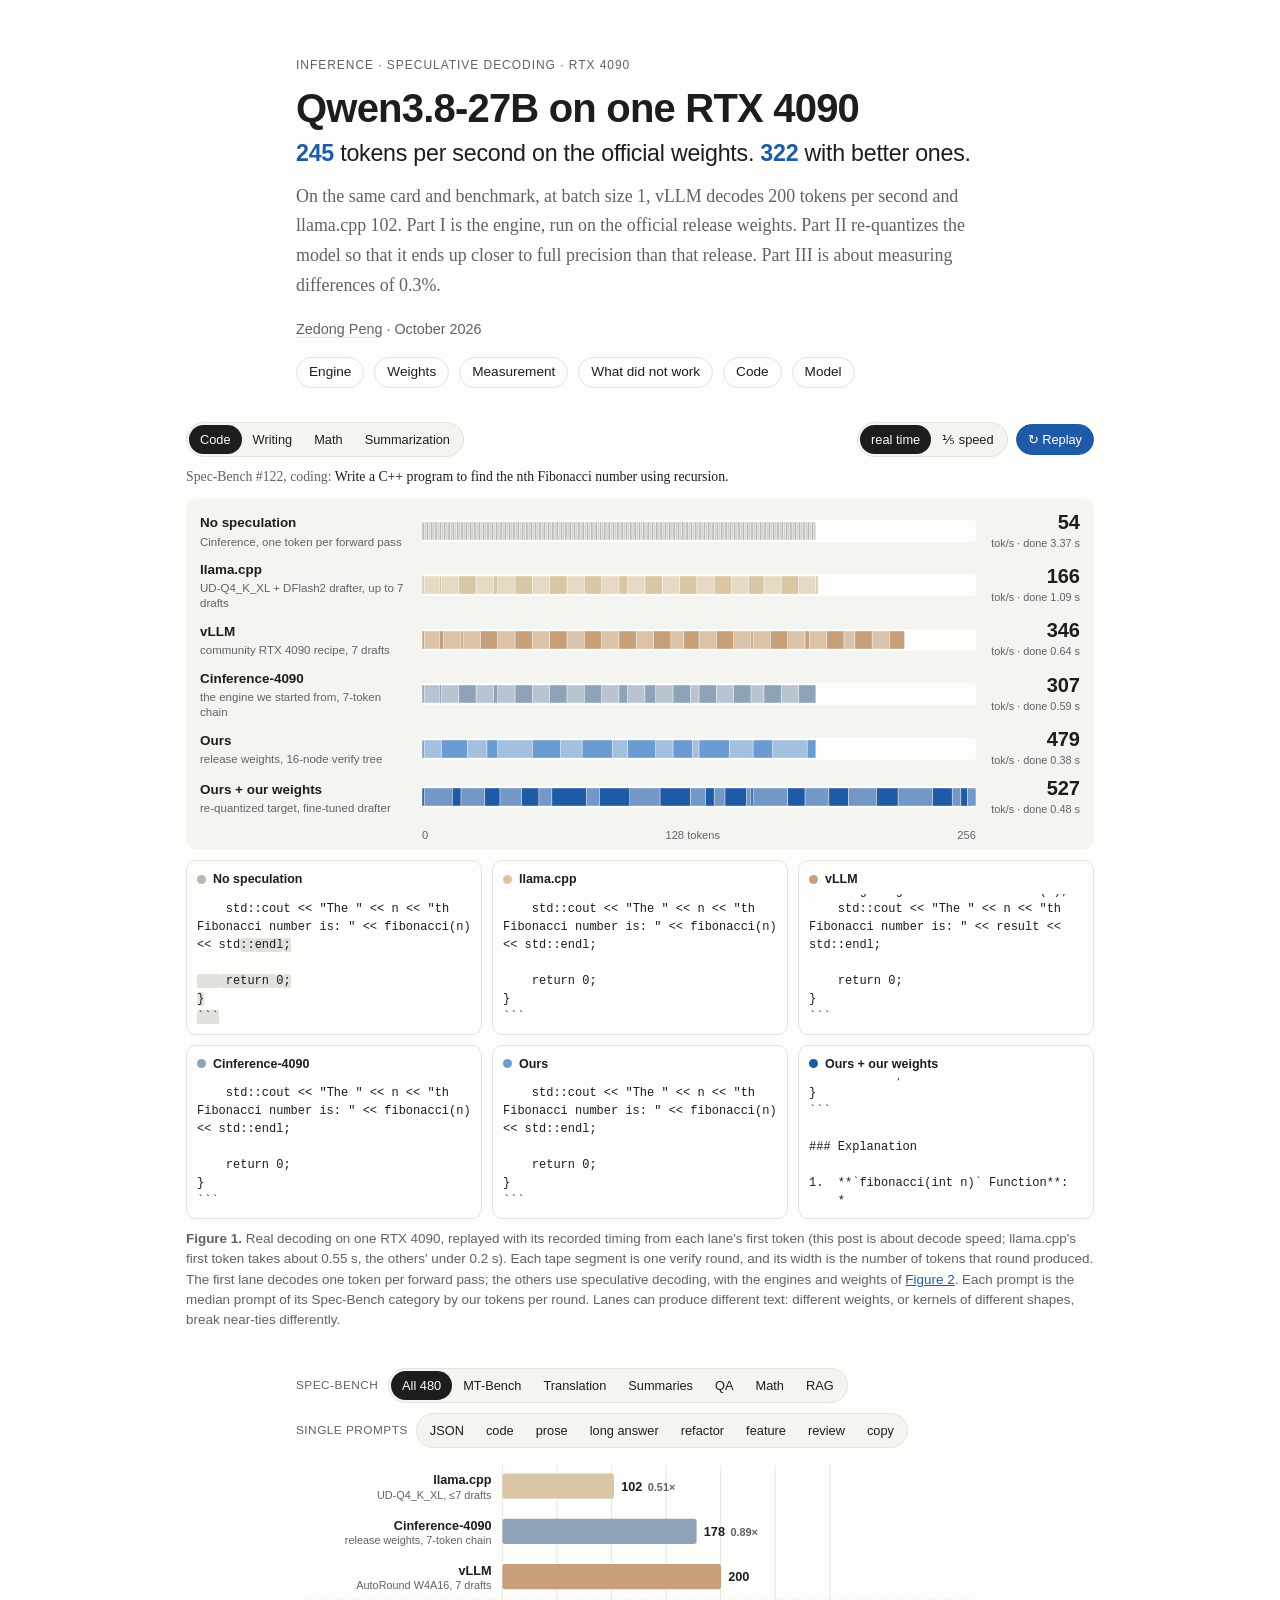
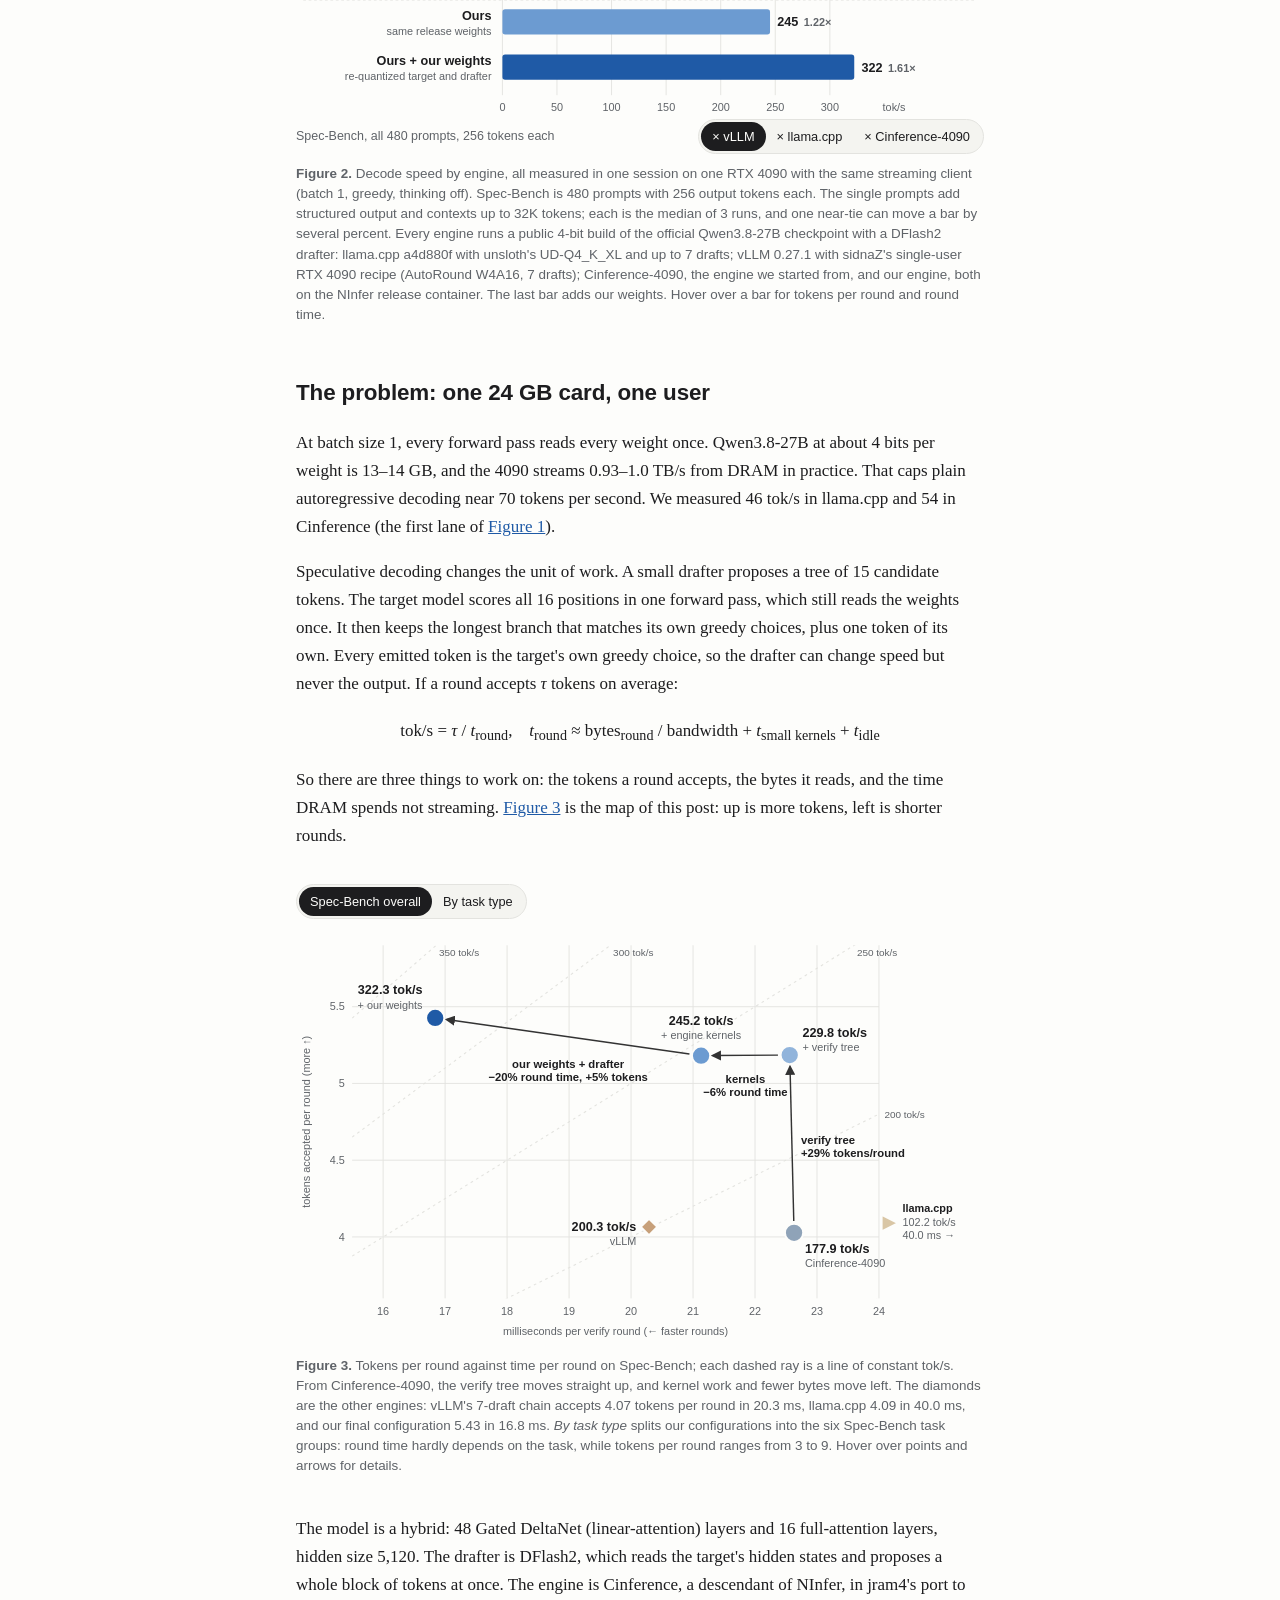
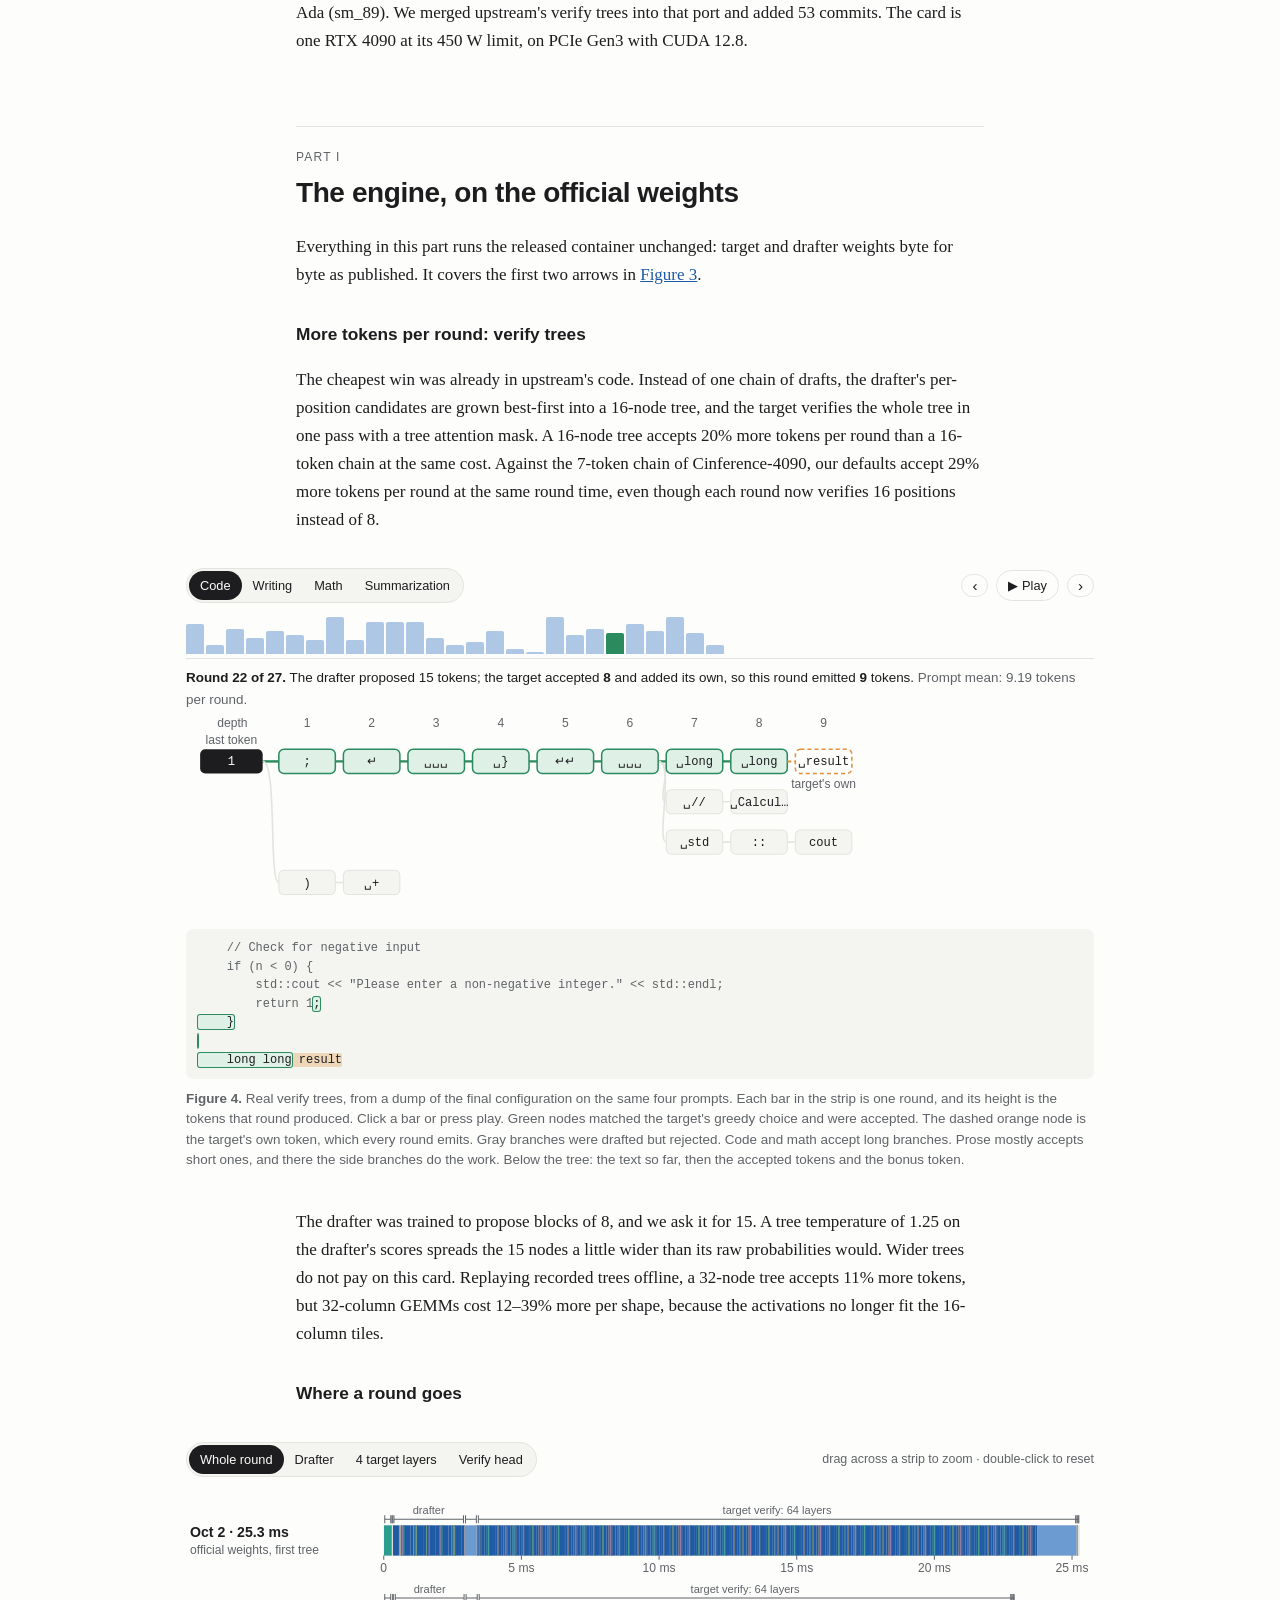
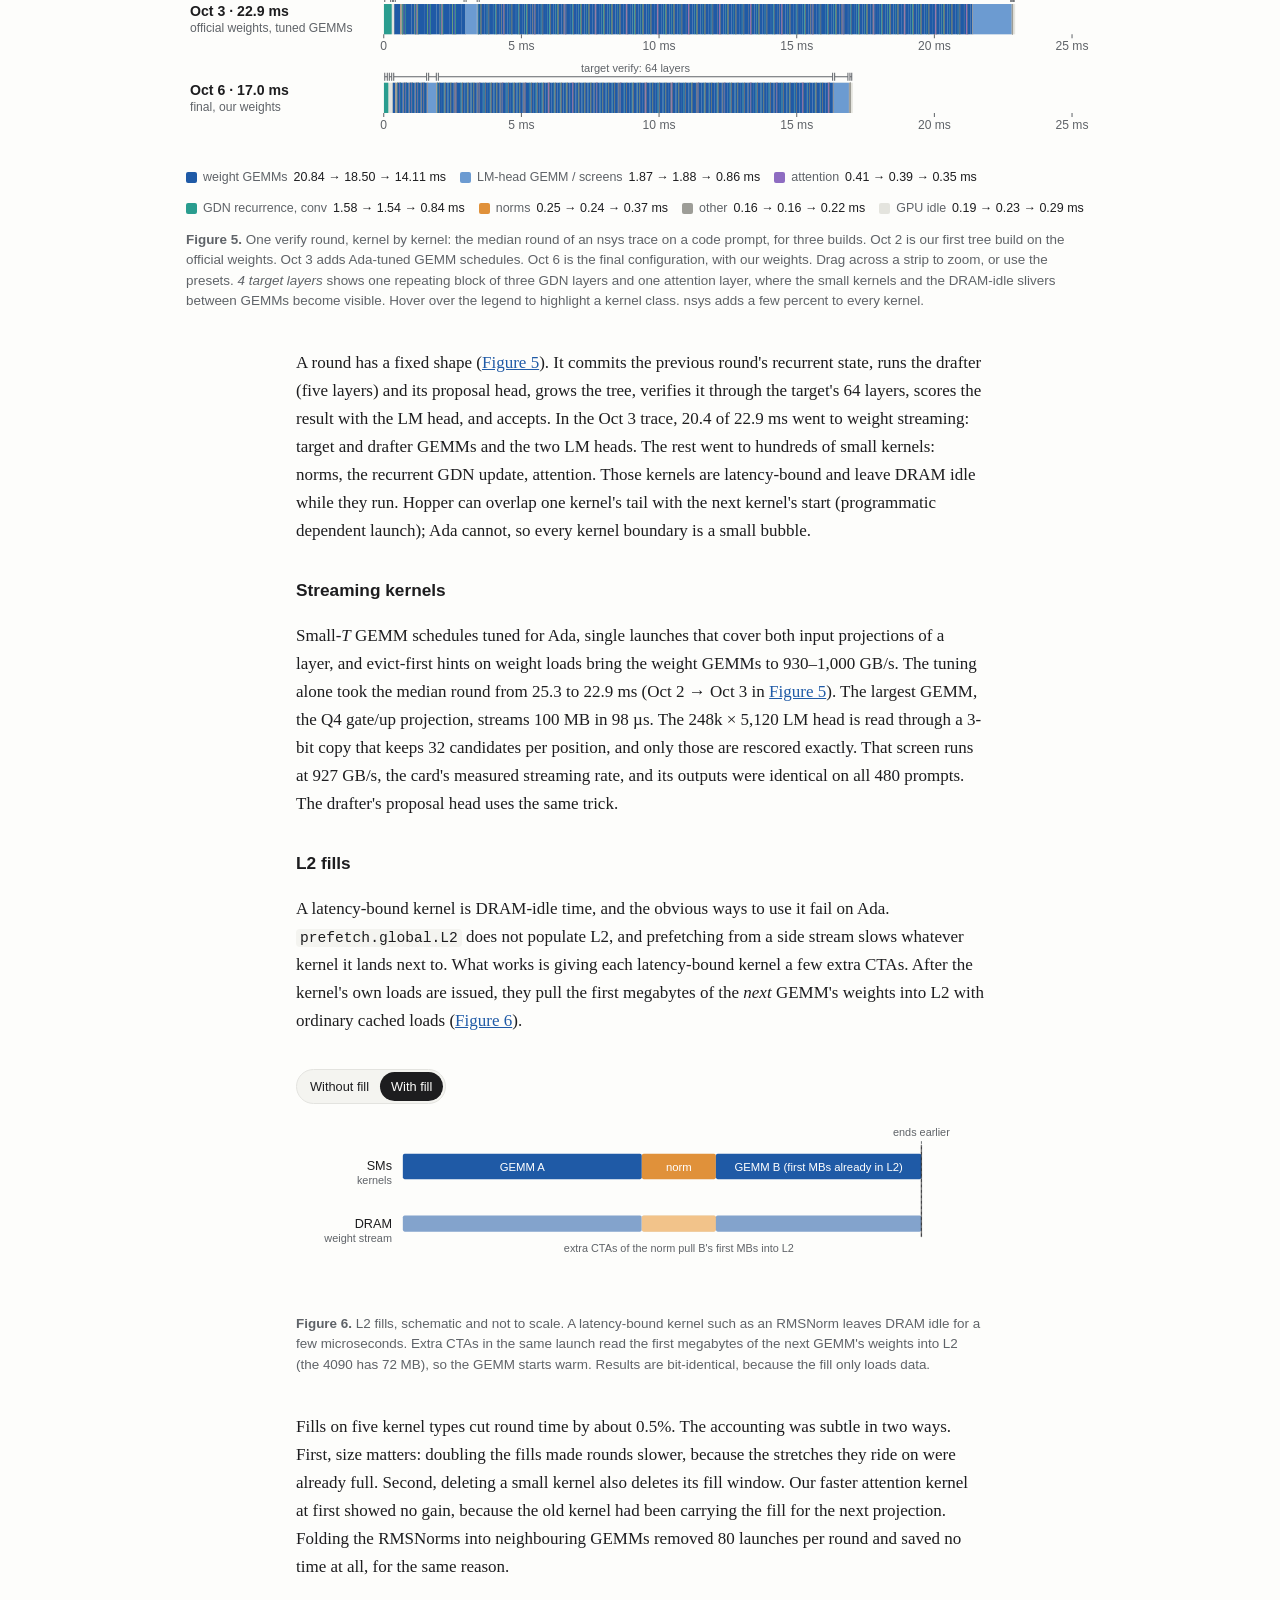
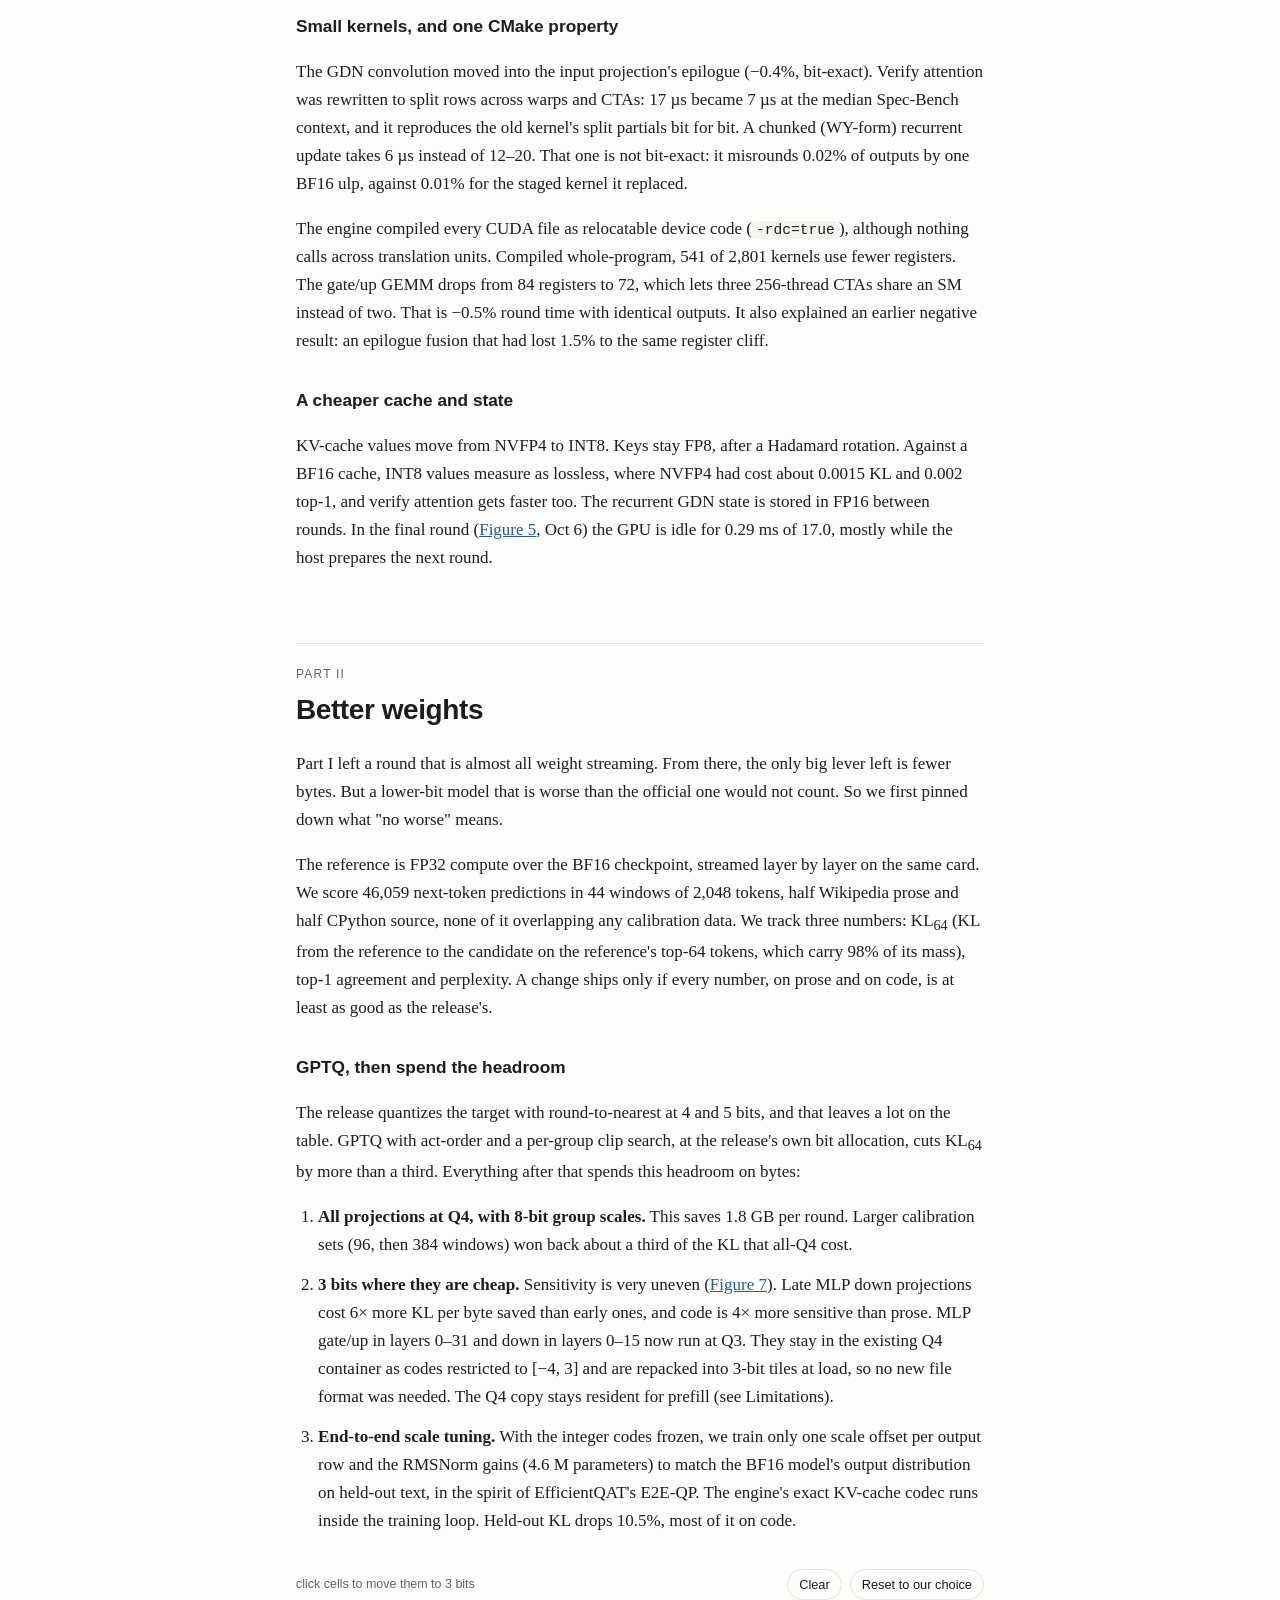
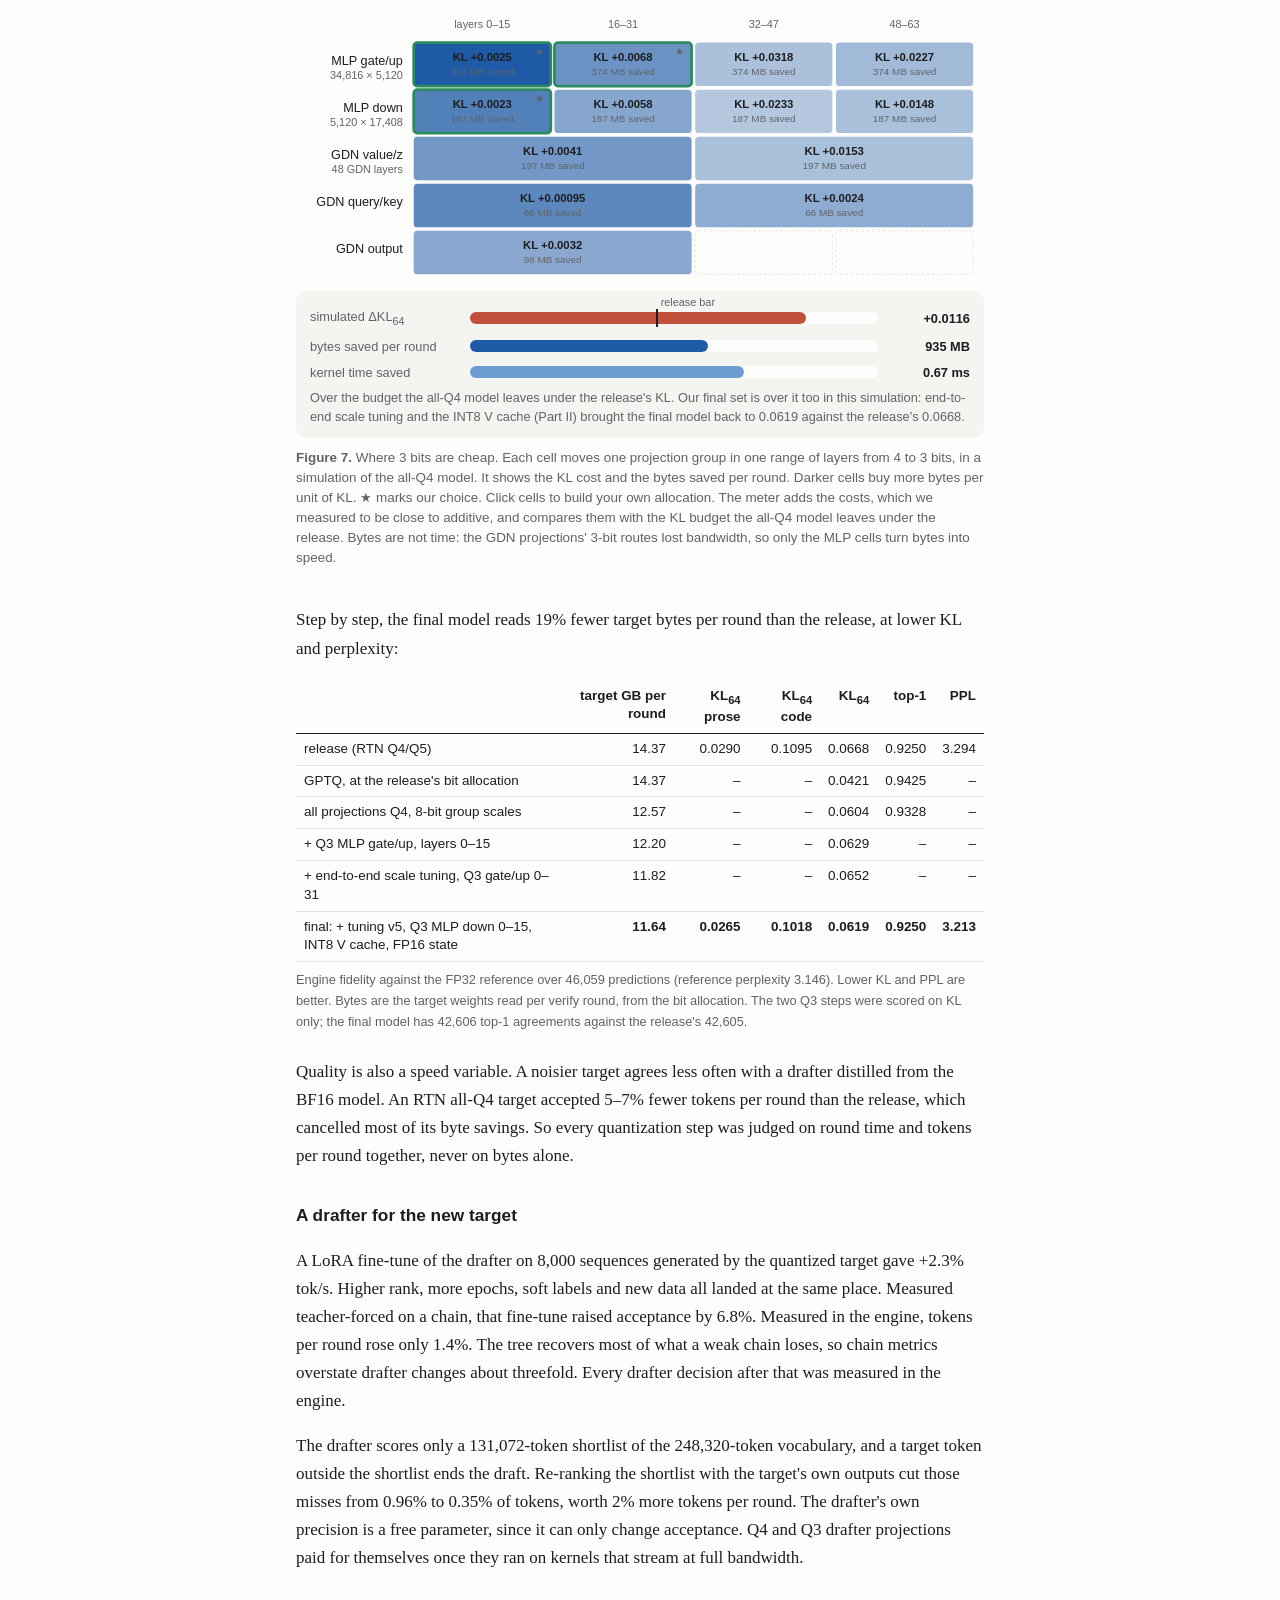
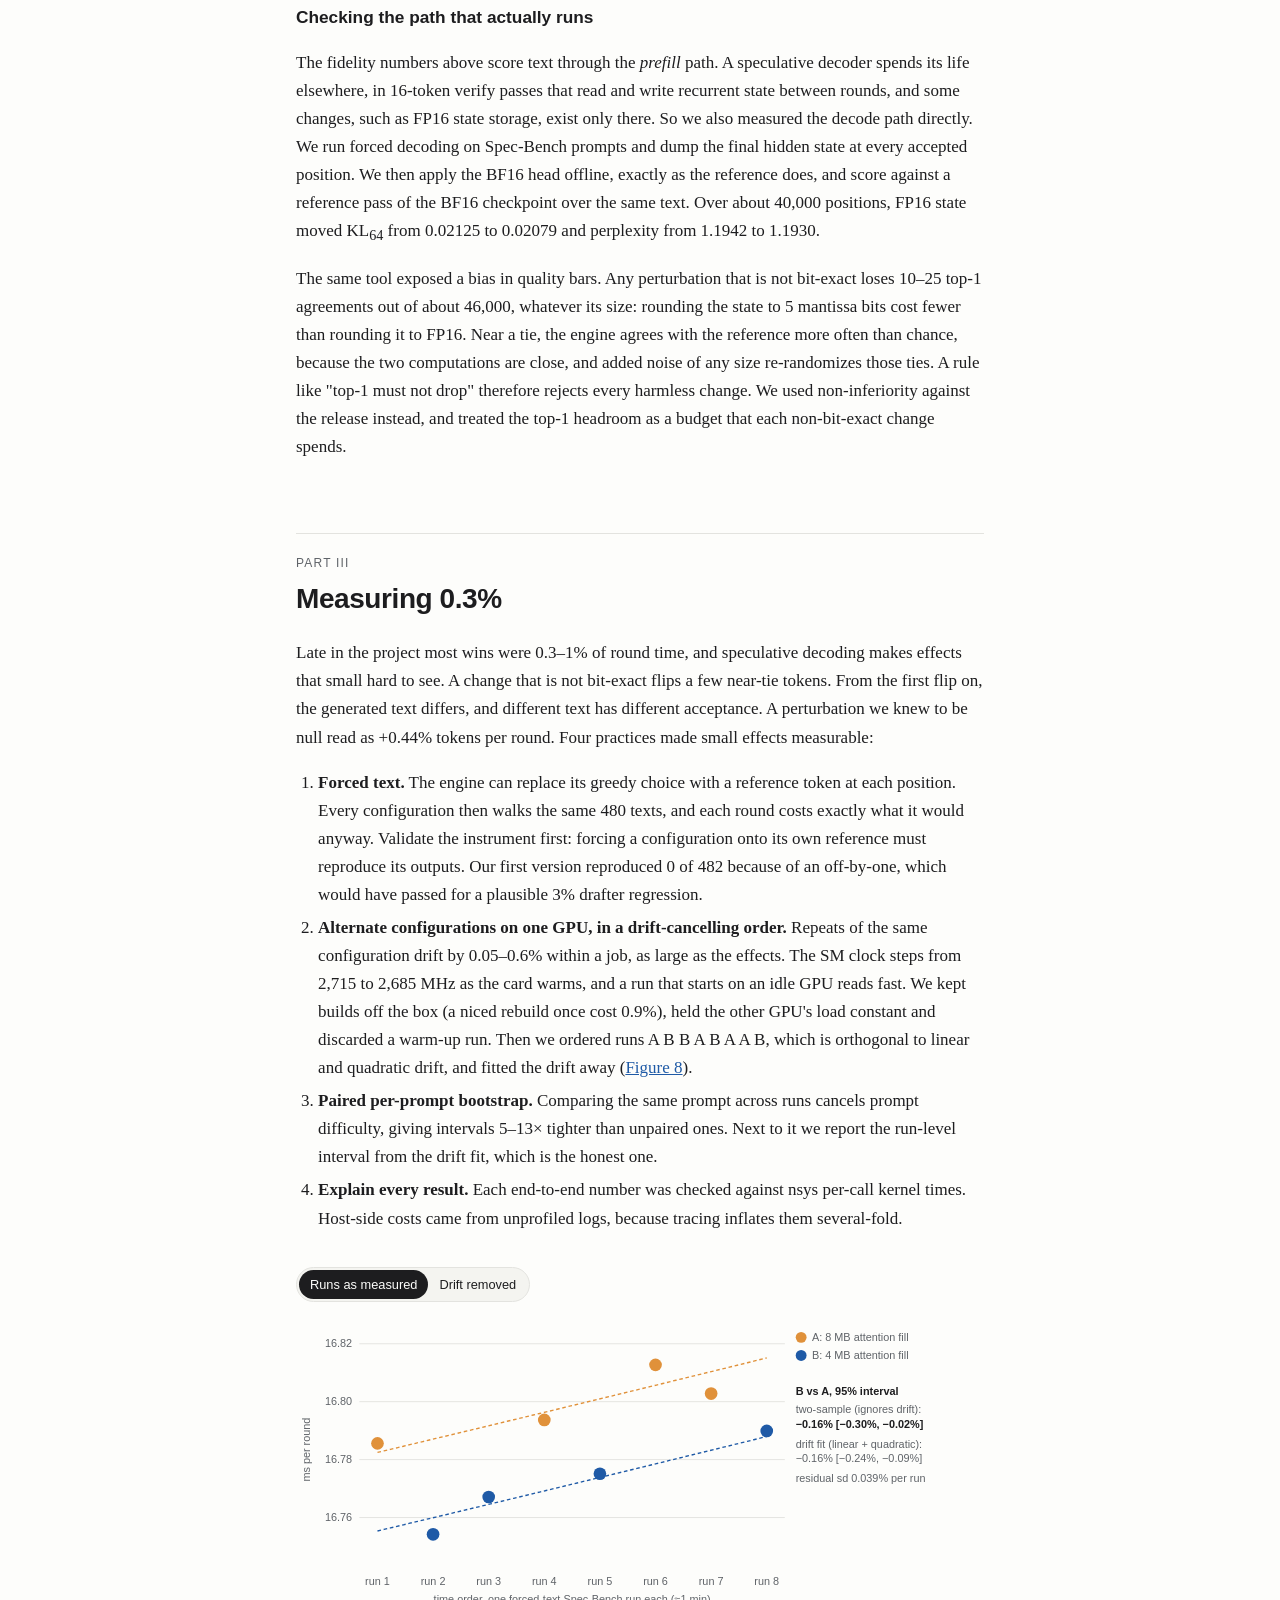
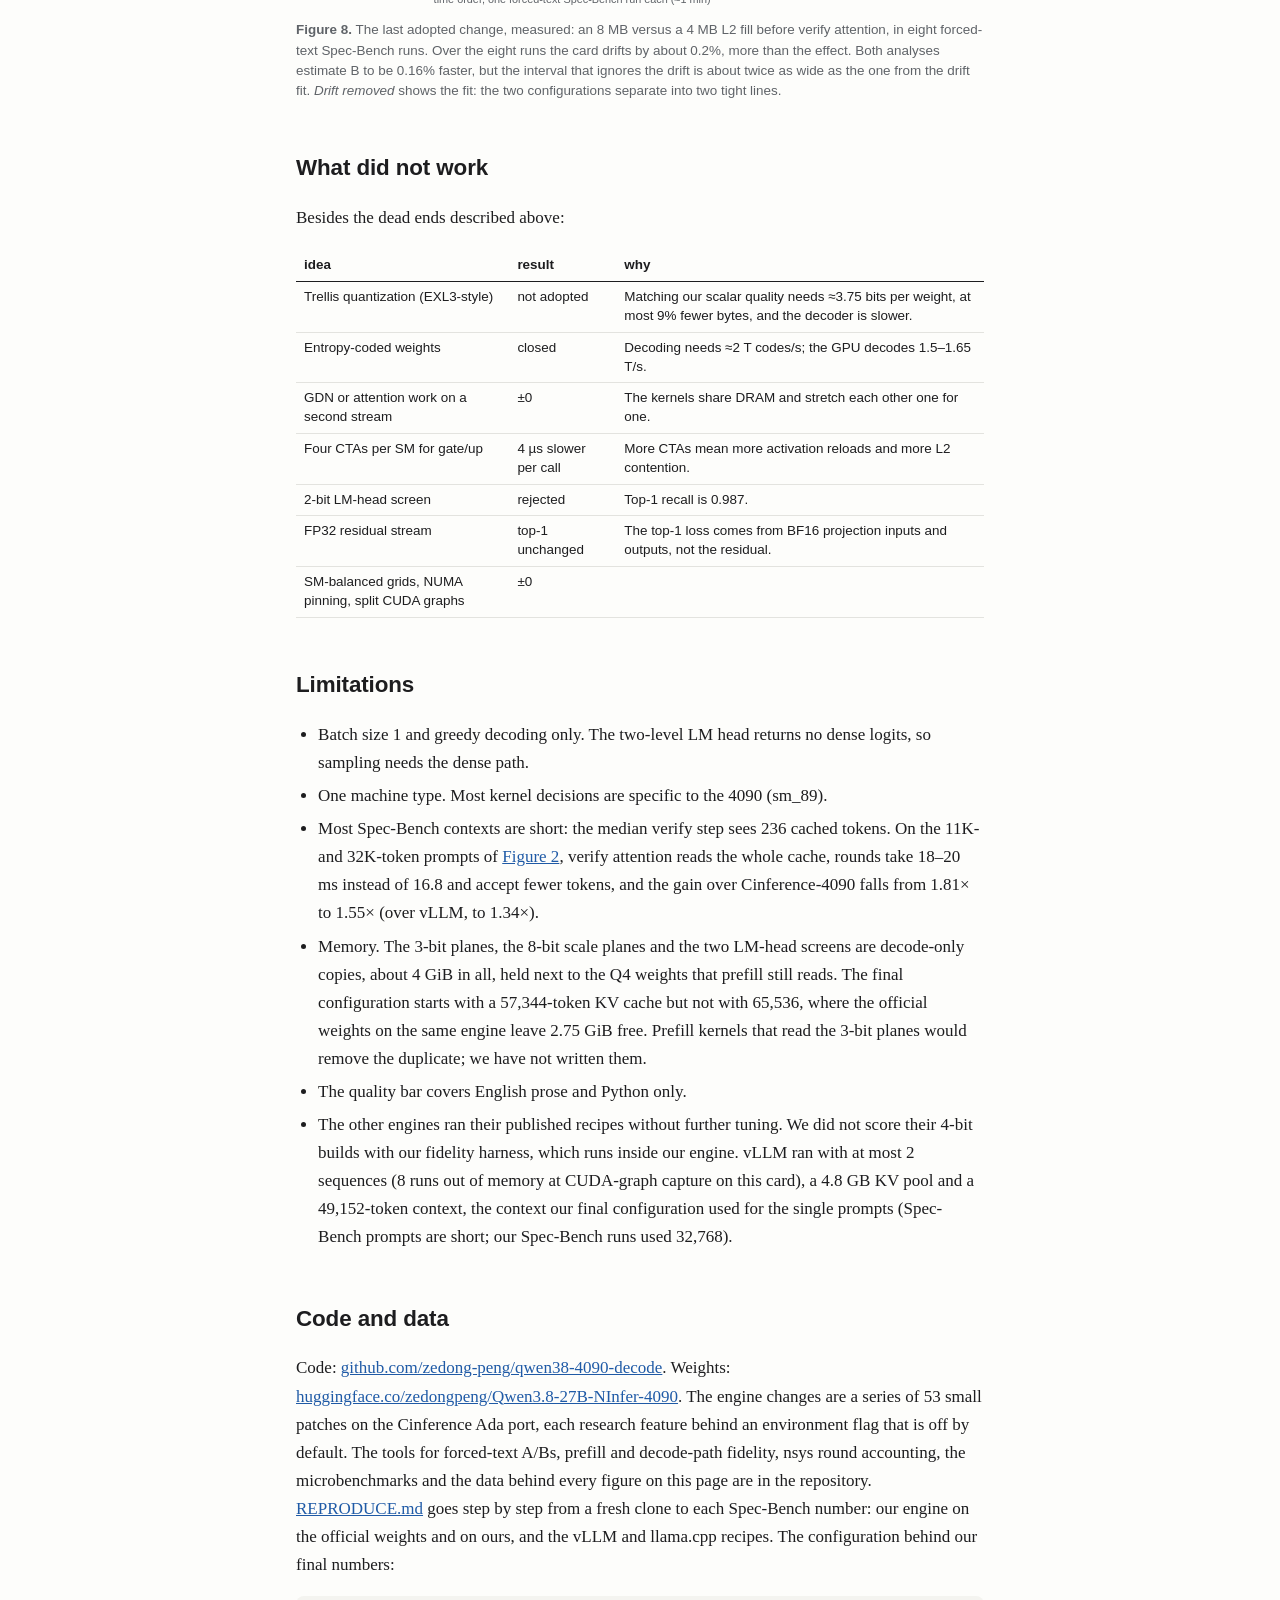
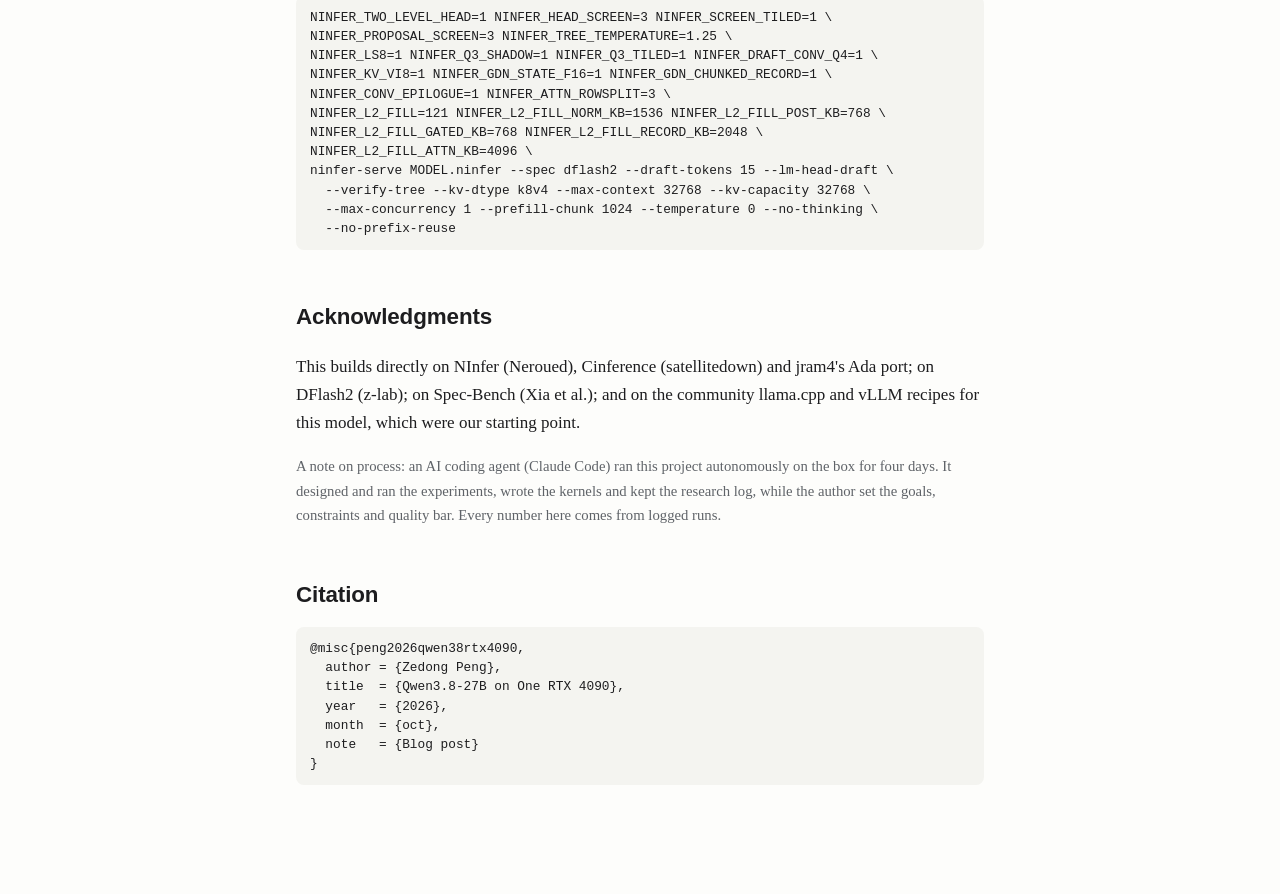
<file: site/index.html>
<!doctype html>
<html lang="en">
<head>
<meta charset="utf-8">
<meta name="viewport" content="width=device-width, initial-scale=1">
<title>Qwen3.8-27B on one RTX 4090</title>
<meta name="description" content="Batch-1 speculative decoding of Qwen3.8-27B on one RTX 4090: 245 tok/s on the official weights and 322 with re-quantized ones, against 200 for vLLM and 102 for llama.cpp on the same card.">
<style>:root{--bg:#fdfdfb;--fg:#1d1d1f;--mut:#5f6368;--rule:#e3e3df;--card:#f4f4f0;--card2:#ecece6;
--acc1:#bcd3ea;--acc2:#6c9bd1;--acc3:#1f5aa6;--warm:#e0913a;--fill:#f2c38a;--idle:#e4e4de;--gray:#a5a5a0;--ink:#333;
--band:#f1f1ec;--link:#1f5aa6;--good:#2b8a5e;--good-bg:#dff1e7;--bad:#c0503a;
--k-gemm:#1f5aa6;--k-head:#6c9bd1;--k-attn:#8e6cc1;--k-gdn:#2a9d8f;--k-norm:#e0913a;--k-other:#9d9d97;
--e-ar:#b9b9b2;--e-stock:#8fa3b8;--e-rel:#6c9bd1;--e-final:#1f5aa6;--e-llama:#d9c6a5;--e-vllm:#c7a07a}
@media (prefers-color-scheme:dark){:root:not([data-theme="light"]){--bg:#141518;--fg:#e8e8e6;--mut:#a0a3a8;--rule:#2c2e33;
--card:#1c1e22;--card2:#24272c;--acc1:#2f4a6b;--acc2:#4f7fbf;--acc3:#86b4ee;--warm:#e8a35a;--fill:#8a6234;--idle:#2a2c31;
--gray:#6d6f73;--ink:#ddd;--band:#1a1c20;--link:#8ab8f0;--good:#5fc795;--good-bg:#1d3a2c;--bad:#e07a62;
--k-gemm:#5b8fd6;--k-head:#9cc0ee;--k-attn:#ad8fe0;--k-gdn:#4fc1b2;--k-norm:#e8a35a;--k-other:#77797e;
--e-ar:#55575c;--e-stock:#6d7f93;--e-rel:#4f7fbf;--e-final:#86b4ee;--e-llama:#8a7a5e;--e-vllm:#9a7a5a}}
:root[data-theme="dark"]{--bg:#141518;--fg:#e8e8e6;--mut:#a0a3a8;--rule:#2c2e33;--card:#1c1e22;--card2:#24272c;--acc1:#2f4a6b;
--acc2:#4f7fbf;--acc3:#86b4ee;--warm:#e8a35a;--fill:#8a6234;--idle:#2a2c31;--gray:#6d6f73;--ink:#ddd;--band:#1a1c20;
--link:#8ab8f0;--good:#5fc795;--good-bg:#1d3a2c;--bad:#e07a62;--k-gemm:#5b8fd6;--k-head:#9cc0ee;--k-attn:#ad8fe0;
--k-gdn:#4fc1b2;--k-norm:#e8a35a;--k-other:#77797e;--e-ar:#55575c;--e-stock:#6d7f93;--e-rel:#4f7fbf;--e-final:#86b4ee;
--e-llama:#8a7a5e;--e-vllm:#9a7a5a}
*{box-sizing:border-box}
html{-webkit-text-size-adjust:100%;scroll-behavior:smooth}
body{margin:0;background:var(--bg);color:var(--fg);font:17px/1.65 Charter,"Bitstream Charter","Sitka Text",Cambria,Georgia,serif}
main{max-width:720px;margin:0 auto;padding:56px 16px 96px}
h1,h2,h3,.kicker,.byline,.links,figcaption,.tnote,table,nav,.fig-controls,.legend-row,.tip,.meter,.race-tapes,
.race-card,.tree-info,.part,.noscript,.hint{font-family:-apple-system,BlinkMacSystemFont,"Segoe UI","Helvetica Neue",Arial,sans-serif}
h1{font-size:2.5rem;line-height:1.1;letter-spacing:-.02em;margin:.25em 0 .2em}
.sub{font:500 1.45rem/1.3 -apple-system,BlinkMacSystemFont,"Segoe UI","Helvetica Neue",Arial,sans-serif;letter-spacing:-.01em;margin:0 0 .6em}
.sub b{color:var(--acc3)}
h2{font-size:1.4rem;margin:2.2em 0 .6em;letter-spacing:-.005em}
h3{font-size:1.08rem;margin:1.8em 0 .4em}
.part{margin:4.2em 0 0;padding-top:1.2em;border-top:1px solid var(--rule)}
.part .pn{display:block;text-transform:uppercase;letter-spacing:.1em;font-size:.75rem;color:var(--mut);margin-bottom:.2em}
.part h2{margin-top:0;font-size:1.75rem;letter-spacing:-.015em}
.kicker{text-transform:uppercase;letter-spacing:.08em;font-size:.75rem;color:var(--mut);margin:0}
.dek{font-size:1.12rem;color:var(--mut);margin:.2em 0 1em}
.byline{font-size:.9rem;color:var(--mut);margin:0}.byline a{color:inherit;text-decoration:none;border-bottom:1px solid var(--rule)}
.links{margin:.9em 0 0;display:flex;gap:10px;flex-wrap:wrap}
.links a{font-size:.85rem;border:1px solid var(--rule);border-radius:999px;padding:3px 12px;text-decoration:none;color:var(--fg)}
.links a:hover{border-color:var(--acc2)}
a{color:var(--link)}
ul,ol{padding-left:1.3em}
li{margin:.3em 0}
.steps>li{margin:.7em 0}
.eq{text-align:center;font-size:1.06rem;margin:1.1em 0}
code{white-space:nowrap;font:.86em ui-monospace,SFMono-Regular,Menlo,Consolas,monospace;background:var(--card);padding:1px 4px;border-radius:4px}
pre{font:.8rem/1.5 ui-monospace,SFMono-Regular,Menlo,Consolas,monospace;background:var(--card);padding:12px 14px;border-radius:8px;
overflow-x:auto;white-space:pre-wrap;word-break:break-word}
pre.cmd{white-space:pre}
.mut{color:var(--mut)}
/* figures */
figure{margin:34px 0 38px}
figure svg{width:100%;height:auto;display:block;touch-action:pan-y}
figcaption{font-size:.84rem;line-height:1.5;color:var(--mut);margin-top:10px}
@media (min-width:1060px){figure.wide{margin-left:-110px;margin-right:-110px}}
.fig-controls{display:flex;flex-wrap:wrap;align-items:center;gap:8px;margin:0 0 10px;font-size:.82rem}
.fig-controls .spacer{flex:1}
.hint{font-size:.78rem;color:var(--mut)}
.seg{display:inline-flex;border:1px solid var(--rule);border-radius:999px;padding:2px;background:var(--card);flex-wrap:wrap}
.seg button,.btn{font:inherit;font-size:.8rem;border:0;background:transparent;color:var(--fg);padding:4px 11px;border-radius:999px;cursor:pointer}
.seg button[aria-pressed="true"]{background:var(--fg);color:var(--bg)}
.seg button:hover:not([aria-pressed="true"]){background:var(--card2)}
.btn{border:1px solid var(--rule);background:var(--bg)}
.btn:hover{border-color:var(--acc2)}
.btn.primary{background:var(--acc3);color:#fff;border-color:var(--acc3)}
.btn.icon{padding:3px 10px;font-size:.95rem;line-height:1}
button:focus-visible,[tabindex]:focus-visible{outline:2px solid var(--acc2);outline-offset:2px}
.tip{position:fixed;z-index:50;display:none;max-width:320px;background:var(--fg);color:var(--bg);font-size:.78rem;line-height:1.45;
padding:7px 10px;border-radius:7px;pointer-events:none;box-shadow:0 4px 16px rgba(0,0,0,.18)}
.tip .mut{color:inherit;opacity:.7}.tip-quote{font-family:ui-monospace,Menlo,monospace;opacity:.85;white-space:pre-wrap}
.legend-row{display:flex;flex-wrap:wrap;gap:6px 14px;font-size:.78rem;color:var(--mut);margin-top:8px}
.lg-item{display:inline-flex;align-items:center;gap:6px;font:inherit;color:inherit;background:none;border:0;padding:2px 0;cursor:default}
button.lg-item{cursor:pointer}button.lg-item:hover{color:var(--fg)}
.lg-val{color:var(--fg);font-variant-numeric:tabular-nums}
.sw{display:inline-block;width:11px;height:11px;border-radius:2px}.sw.round{border-radius:50%}
/* svg text and marks */
svg text{font-family:-apple-system,BlinkMacSystemFont,"Segoe UI","Helvetica Neue",Arial,sans-serif;fill:var(--fg)}
.t-label{font-size:14px}.t-small{font-size:12px;fill:var(--mut)}.t-strong{font-weight:600}.t-strong{fill:var(--fg)}
.t-axis{font-size:12px;fill:var(--mut)}.t-in{font-size:12.5px;fill:#fff;font-weight:500}
.t-iso{font-size:11px;fill:var(--mut)}.t-step{font-size:12.5px;font-weight:600;fill:var(--fg)}.t-phase{font-size:11px;fill:var(--mut)}
.t-tok{font:12px ui-monospace,SFMono-Regular,Menlo,Consolas,monospace;fill:var(--fg)}
.t-cell{font-size:12.5px;font-weight:600;fill:var(--fg)}.t-cell2{font-size:11px;fill:var(--mut)}
.c-fill{fill:var(--fill)}.c-ink{fill:var(--ink)}.op{opacity:.55}
.grid{stroke:var(--rule);stroke-width:1}.tick{stroke:var(--mut)}.band{fill:var(--band)}
.path{stroke:var(--ink);stroke-width:1.3;fill:none;transition:opacity .4s}
.step{stroke:var(--mut);stroke-width:1.6;fill:none}
.hit{fill:transparent;stroke:transparent;stroke-width:16;cursor:crosshair}
line.hit{cursor:help}
.dim{opacity:.18}
/* kernel / engine colours */
.k-gemm{fill:var(--k-gemm);background:var(--k-gemm)}.k-head{fill:var(--k-head);background:var(--k-head)}
.k-attention{fill:var(--k-attn);background:var(--k-attn)}.k-gdn{fill:var(--k-gdn);background:var(--k-gdn)}
.k-norm{fill:var(--k-norm);background:var(--k-norm)}.k-other{fill:var(--k-other);background:var(--k-other)}
.k-idle{fill:var(--idle);background:var(--idle)}
.e-llama{fill:var(--e-llama);background:var(--e-llama)}.e-vllm{fill:var(--e-vllm);background:var(--e-vllm)}
.e-stock{fill:var(--e-stock);background:var(--e-stock)}.e-rel_def{fill:var(--e-rel);background:var(--e-rel)}
.e-final{fill:var(--e-final);background:var(--e-final)}.e-rel_eng{fill:var(--e-rel);background:var(--e-rel)}
.pt-other{stroke:var(--bg);stroke-width:2}.board-sep{stroke:var(--rule);stroke-dasharray:3 3}.board-bar rect{transition:opacity .15s}.board-bar:hover rect{opacity:.85}
.phase{stroke:var(--mut);stroke-width:1}
.brush{fill:var(--acc2);opacity:.2;pointer-events:none}
.gain{stroke-width:5;stroke-linecap:round;opacity:.35}.gain.k-gemm{stroke:var(--k-gemm)}.gain.k-norm{stroke:var(--k-norm)}.gain.k-head{stroke:var(--k-head)}
/* plane */
.iso{stroke:var(--rule);stroke-width:1.2;stroke-dasharray:3 4}
.pt-stock{fill:var(--e-stock)}.pt-rel_def{fill:var(--e-rel);opacity:.75}.pt-rel_eng{fill:var(--e-rel)}.pt-final{fill:var(--e-final)}
.pt-main{stroke:var(--bg);stroke-width:2}
.step-arrow{stroke:var(--ink);stroke-width:1.6;fill:none}.step-arrow.faint{opacity:.35}
.task-line{fill:none;stroke:var(--rule);stroke-width:1.2}
/* race */
.race-prompt{font-size:.86rem;color:var(--fg);margin:2px 0 12px;line-height:1.45}
.race-tapes{background:var(--card);border-radius:12px;padding:12px 14px 6px}
.tape-row{display:grid;grid-template-columns:210px 1fr 92px;align-items:center;gap:12px;margin-bottom:8px}
.tape-name b{display:block;font-size:.84rem}.tape-name span{display:block;font-size:.72rem;color:var(--mut);line-height:1.3}
.tape{width:100%;height:22px;background:var(--bg);border-radius:4px;display:block}
.tape-seg{fill:var(--lane)}.tape-seg.alt{fill:var(--lane);opacity:.62}
.tape-stat{text-align:right;font-variant-numeric:tabular-nums;line-height:1.1}
.tape-stat .big{display:block;font-size:1.25rem;font-weight:700}.tape-stat span:last-child{font-size:.68rem;color:var(--mut)}
.tape-axis{display:flex;justify-content:space-between;margin:0 104px 0 222px;font-size:.7rem;color:var(--mut)}
.lane-ar{--lane:var(--e-ar)}.lane-llama{--lane:var(--e-llama)}.lane-vllm{--lane:var(--e-vllm)}.lane-stock{--lane:var(--e-stock)}.lane-releng{--lane:var(--e-rel)}.lane-final{--lane:var(--e-final)}
.race-grid{display:grid;grid-template-columns:repeat(3,minmax(0,1fr));gap:10px;margin-top:10px}
.race-card{border:1px solid var(--rule);border-radius:10px;padding:8px 10px;min-width:0}
.race-head{display:flex;align-items:center;gap:7px;font-size:.78rem;margin-bottom:4px}
.race-head .dot{width:9px;height:9px;border-radius:50%;background:var(--lane)}
.race-text{height:132px;overflow-y:auto;white-space:pre-wrap;word-break:break-word;font:12px/1.5 ui-monospace,SFMono-Regular,Menlo,Consolas,monospace;color:var(--fg)}
.race-text .fresh{background:color-mix(in srgb,var(--lane) 40%,transparent);border-radius:2px;transition:background .6s}
.race-text span{transition:background .9s}
/* tree */
.tree-strip{display:flex;align-items:flex-end;gap:2px;height:46px;padding:4px 0;border-bottom:1px solid var(--rule)}
.ts-bar{flex:1;min-width:3px;max-width:18px;height:100%;border:0;padding:0;background:transparent;cursor:pointer;position:relative}
.ts-bar::after{content:"";position:absolute;left:0;right:0;bottom:0;height:var(--h);background:var(--acc2);border-radius:2px 2px 0 0;opacity:.55}
.ts-bar.on::after{background:var(--good);opacity:1}.ts-bar:hover::after{opacity:1}
.tree-info{font-size:.84rem;margin:8px 0 4px}
.tr-edge{fill:none;stroke:var(--rule);stroke-width:1.6}.tr-edge.on{stroke:var(--good);stroke-width:2.4}
.tr-edge.bonus{stroke:var(--warm);stroke-width:2;stroke-dasharray:4 3}
.tr-node rect{fill:var(--card);stroke:var(--rule)}.tr-node.on rect{fill:var(--good-bg);stroke:var(--good);stroke-width:1.5}
.tr-node.bonus rect{fill:var(--bg);stroke:var(--warm);stroke-width:1.5;stroke-dasharray:4 3}
.tr-root{fill:var(--fg)}.tr-root+text{fill:var(--bg)}
.tree-ctx{font:12px/1.55 ui-monospace,SFMono-Regular,Menlo,Consolas,monospace;white-space:pre-wrap;word-break:break-word;background:var(--card);
border-radius:8px;padding:10px 12px;max-height:150px;overflow-y:auto}
.tree-ctx .acc{background:var(--good-bg);color:var(--fg);outline:1px solid var(--good);border-radius:2px}
.tree-ctx .bon{background:color-mix(in srgb,var(--warm) 30%,transparent);border-radius:2px}
/* sensitivity */
.cell{cursor:pointer}.cell-bg{fill:var(--acc3)}.cell .t-cell,.cell .t-cell2{pointer-events:none}
.cell.on .cell-bg{stroke:var(--good);stroke-width:3}
.cell-na{fill:none;stroke:var(--rule);stroke-dasharray:3 3}
.meter{background:var(--card);border-radius:10px;padding:10px 14px;margin-top:8px;font-size:.8rem}
.m-row{display:grid;grid-template-columns:150px 1fr 82px;align-items:center;gap:10px;margin:5px 0}
.m-lab{color:var(--mut)}.m-val{text-align:right;font-weight:600;font-variant-numeric:tabular-nums}
.m-bar{position:relative;height:12px;background:var(--bg);border-radius:6px}
.m-fill{height:100%;border-radius:6px;background:var(--good);transition:width .35s}.m-fill.over{background:var(--bad)}
.m-fill.b{background:var(--acc3)}.m-fill.t{background:var(--acc2)}
.m-mark{position:absolute;top:-3px;bottom:-3px;width:2px;background:var(--fg)}
.m-mark span{position:absolute;left:5px;top:-15px;font-size:.68rem;white-space:nowrap;color:var(--mut)}
.m-note{margin:.5em 0 .1em;color:var(--mut);line-height:1.45}
/* drift */
.run-a{fill:var(--warm)}.run-b{fill:var(--acc3)}
.drift{fill:none;stroke-width:1.5;stroke-dasharray:4 3}.drift.a{stroke:var(--warm)}.drift.b{stroke:var(--acc3)}
/* fill schematic */
.end-line{stroke:var(--mut);stroke-dasharray:3 3}.cursor{stroke:var(--fg);stroke-width:1.5;opacity:.6}
/* tables */
.tbl{overflow-x:auto;margin:18px 0 26px}
table{border-collapse:collapse;font-size:.84rem;width:100%;line-height:1.4}
th,td{padding:6px 8px;border-bottom:1px solid var(--rule);text-align:right;vertical-align:top}
th:first-child,td:first-child{text-align:left}
table.neg td,table.neg th{text-align:left}
thead th{font-weight:600;border-bottom:1.5px solid var(--fg)}
.tnote{font-size:.8rem;color:var(--mut);margin:.5em 0 0}
.note{font-size:.92rem;color:var(--mut)}
.noscript{max-width:720px;margin:0 auto 40px;padding:0 16px;color:var(--mut)}
details{margin:12px 0}summary{cursor:pointer;font:600 .9rem -apple-system,BlinkMacSystemFont,"Segoe UI",Arial,sans-serif}
@media (max-width:720px){
  body{font-size:16px}h1{font-size:1.95rem}.sub{font-size:1.15rem}
  .t-label{font-size:16px}.t-small,.t-axis,.t-iso,.t-phase{font-size:14px}.t-tok{font-size:13px}
  .tape-row{grid-template-columns:1fr 70px;gap:4px 8px}.tape-name{grid-column:1/-1}.tape{grid-column:1}
  .tape-axis{margin:0 78px 0 0}
  .race-grid{grid-template-columns:1fr}.race-text{height:110px}
  .m-row{grid-template-columns:1fr 70px}.m-bar{grid-column:1/-1;grid-row:2}
  .svg-wrap{overflow-x:auto;-webkit-overflow-scrolling:touch;margin:0 -16px;padding:0 16px}
  .svg-wrap svg{min-width:640px}
  figure.wide .svg-wrap svg{min-width:760px}
}
/* leaderboard */
.ctl-lab{font-size:.74rem;color:var(--mut);min-width:84px;text-transform:uppercase;letter-spacing:.04em}
.board-note{font-size:.78rem;color:var(--mut);margin:0}
@media (max-width:640px){.ctl-lab{min-width:0;width:100%}}
</style>
</head>
<body>
<main>
<header class="hero">
  <p class="kicker">Inference · Speculative decoding · RTX 4090</p>
  <h1>Qwen3.8-27B on one RTX 4090</h1>
  <p class="sub"><b>245</b> tokens per second on the official weights. <b>322</b> with better ones.</p>
  <p class="dek">On the same card and benchmark, at batch size 1, vLLM decodes 200 tokens per second and
  llama.cpp 102. Part I is the engine, run on the official release weights. Part II re-quantizes the model
  so that it ends up closer to full precision than that release. Part III is about measuring differences of 0.3%.</p>
  <p class="byline"><a href="https://zedong-peng.github.io/">Zedong Peng</a> · October 2026</p>
  <nav class="links"><a href="#part1">Engine</a><a href="#part2">Weights</a><a href="#part3">Measurement</a><a href="#negative">What did not work</a><a href="https://github.com/zedong-peng/qwen38-4090-decode">Code</a><a href="https://huggingface.co/zedongpeng/Qwen3.8-27B-NInfer-4090">Model</a></nav>
</header>

<figure data-fig="race" id="fig-race" class="wide"><figcaption><b>Figure 1.</b> Real decoding on one RTX 4090, replayed with its recorded timing from each lane's first token (this post is
about decode speed; llama.cpp's first token takes about 0.55 s, the others' under 0.2 s). Each tape segment is one
verify round, and its width is the number of tokens that round produced. The first lane decodes one token per forward pass; the
others use speculative decoding, with the engines and weights of <a href="#fig-board">Figure 2</a>. Each prompt is the median prompt of its
Spec-Bench category by our tokens per round. Lanes can produce different text: different weights, or kernels of
different shapes, break near-ties differently.</figcaption>
</figure>

<figure data-fig="board" id="fig-board"><figcaption><b>Figure 2.</b> Decode speed by engine, all measured in one session on one RTX 4090 with the same streaming client (batch 1,
greedy, thinking off). Spec-Bench is 480 prompts with 256 output tokens each. The single prompts add structured output and
contexts up to 32K tokens; each is the median of 3 runs, and one near-tie can move a bar by several percent. Every
engine runs a public 4-bit build of the official Qwen3.8-27B checkpoint with a DFlash2 drafter: llama.cpp a4d880f with
unsloth's UD-Q4_K_XL and up to 7 drafts; vLLM 0.27.1 with sidnaZ's single-user RTX 4090 recipe
(AutoRound W4A16, 7 drafts); Cinference-4090, the engine we started from, and our engine, both on the NInfer release
container. The last bar adds our weights. Hover over a bar for tokens per round and round time.</figcaption>
</figure>

<section id="problem">
<h2>The problem: one 24 GB card, one user</h2>

<p>At batch size 1, every forward pass reads every weight once. Qwen3.8-27B at about 4 bits per weight is 13–14 GB,
and the 4090 streams 0.93–1.0 TB/s from DRAM in practice. That caps plain autoregressive decoding near 70 tokens per
second. We measured 46 tok/s in llama.cpp and 54 in Cinference (the first lane of <a href="#fig-race">Figure 1</a>).</p>

<p>Speculative decoding changes the unit of work. A small drafter proposes a tree of 15 candidate tokens. The target
model scores all 16 positions in one forward pass, which still reads the weights once. It then keeps the longest
branch that matches its own greedy choices, plus one token of its own. Every emitted token is the target's own greedy
choice, so the drafter can change speed but never the output. If a round accepts <i>τ</i> tokens on average:</p>

<p class="eq">tok/s = <i>τ</i> / <i>t</i><sub>round</sub>,&nbsp;&nbsp;&nbsp;
<i>t</i><sub>round</sub> ≈ bytes<sub>round</sub> / bandwidth + <i>t</i><sub>small kernels</sub> + <i>t</i><sub>idle</sub></p>

<p>So there are three things to work on: the tokens a round accepts, the bytes it reads, and the time DRAM spends not
streaming. <a href="#fig-plane">Figure 3</a> is the map of this post: up is more tokens, left is shorter rounds.</p>

<figure data-fig="plane" id="fig-plane"><figcaption><b>Figure 3.</b> Tokens per round against time per round on Spec-Bench; each dashed ray is a line of constant tok/s. From
Cinference-4090, the verify tree moves straight up, and kernel work and fewer bytes move left. The diamonds are the
other engines: vLLM's 7-draft chain accepts 4.07 tokens per round in 20.3 ms, llama.cpp
4.09 in 40.0 ms, and our final configuration 5.43 in 16.8 ms. <i>By task
type</i> splits our configurations into the six Spec-Bench task groups: round time hardly depends on the task, while
tokens per round ranges from 3 to 9. Hover over points and arrows for details.</figcaption>
</figure>

<p>The model is a hybrid: 48 Gated DeltaNet (linear-attention) layers and 16 full-attention layers, hidden size 5,120.
The drafter is DFlash2, which reads the target's hidden states and proposes a whole block of tokens at once. The
engine is Cinference, a descendant of NInfer, in jram4's port to Ada (sm_89). We merged upstream's verify trees into
that port and added 53 commits. The card is one RTX 4090 at its 450 W limit, on PCIe Gen3 with CUDA 12.8.</p>
</section>

<div class="part" id="part1"><span class="pn">Part I</span><h2>The engine, on the official weights</h2></div>

<p>Everything in this part runs the released container unchanged: target and drafter weights byte for byte as
published. It covers the first two arrows in <a href="#fig-plane">Figure 3</a>.</p>

<h3>More tokens per round: verify trees</h3>

<p>The cheapest win was already in upstream's code. Instead of one chain of drafts, the drafter's per-position
candidates are grown best-first into a 16-node tree, and the target verifies the whole tree in one pass with a tree
attention mask. A 16-node tree accepts 20% more tokens per round than a 16-token chain at the same cost. Against the
7-token chain of Cinference-4090, our defaults accept 29% more tokens per round at the same round time,
even though each round now verifies 16 positions instead of 8.</p>

<figure data-fig="tree" id="fig-tree" class="wide"><figcaption><b>Figure 4.</b> Real verify trees, from a dump of the final configuration on the same four prompts. Each bar in the strip
is one round, and its height is the tokens that round produced. Click a bar or press play. Green nodes matched the
target's greedy choice and were accepted. The dashed orange node is the target's own token, which every round
emits. Gray branches were drafted but rejected. Code and math accept long branches. Prose mostly accepts short ones,
and there the side branches do the work. Below the tree: the text so far, then the accepted tokens and the bonus
token.</figcaption>
</figure>

<p>The drafter was trained to propose blocks of 8, and we ask it for 15. A tree temperature of 1.25 on the drafter's
scores spreads the 15 nodes a little wider than its raw probabilities would. Wider trees do not pay on this card.
Replaying recorded trees offline, a 32-node tree accepts 11% more tokens, but 32-column GEMMs cost 12–39% more per
shape, because the activations no longer fit the 16-column tiles.</p>

<h3>Where a round goes</h3>

<figure data-fig="round" id="fig-round" class="wide"><figcaption><b>Figure 5.</b> One verify round, kernel by kernel: the median round of an nsys trace on a code prompt, for three builds.
Oct 2 is our first tree build on the official weights. Oct 3 adds Ada-tuned GEMM schedules. Oct 6 is the final
configuration, with our weights. Drag across a strip to zoom, or use the presets. <i>4 target layers</i> shows one
repeating block of three GDN layers and one attention layer, where the small kernels and the DRAM-idle slivers between
GEMMs become visible. Hover over the legend to highlight a kernel class. nsys adds a few percent to every
kernel.</figcaption>
</figure>

<p>A round has a fixed shape (<a href="#fig-round">Figure 5</a>). It commits the previous round's recurrent state, runs the drafter (five
layers) and its proposal head, grows the tree, verifies it through the target's 64 layers, scores the result with
the LM head, and accepts. In the Oct 3 trace, 20.4 of 22.9 ms went to weight
streaming: target and drafter GEMMs and the two LM heads. The rest went to hundreds of small kernels: norms, the
recurrent GDN update, attention. Those kernels are latency-bound and leave DRAM idle while they run. Hopper can
overlap one kernel's tail with the next kernel's start (programmatic dependent launch); Ada cannot, so every kernel
boundary is a small bubble.</p>

<h3>Streaming kernels</h3>

<p>Small-<i>T</i> GEMM schedules tuned for Ada, single launches that cover both input projections of a layer, and
evict-first hints on weight loads bring the weight GEMMs to 930–1,000 GB/s. The tuning alone took the median round
from 25.3 to 22.9 ms (Oct 2 → Oct 3 in <a href="#fig-round">Figure 5</a>). The largest GEMM, the Q4 gate/up projection, streams 100 MB in
98 µs. The 248k × 5,120 LM head is read through a 3-bit copy that keeps 32 candidates per position, and only those are
rescored exactly. That screen runs at 927 GB/s, the card's measured streaming rate, and its outputs were identical on
all 480 prompts. The drafter's proposal head uses the same trick.</p>

<h3>L2 fills</h3>

<p>A latency-bound kernel is DRAM-idle time, and the obvious ways to use it fail on Ada.
<code>prefetch.global.L2</code> does not populate L2, and prefetching from a side stream slows whatever kernel it
lands next to. What works is giving each latency-bound kernel a few extra CTAs. After the kernel's own loads are
issued, they pull the first megabytes of the <i>next</i> GEMM's weights into L2 with ordinary cached loads
(<a href="#fig-fill">Figure 6</a>).</p>

<figure data-fig="fill" id="fig-fill"><figcaption><b>Figure 6.</b> L2 fills, schematic and not to scale. A latency-bound kernel such as an RMSNorm leaves DRAM idle for a
few microseconds. Extra CTAs in the same launch read the first megabytes of the next GEMM's weights into L2 (the 4090
has 72 MB), so the GEMM starts warm. Results are bit-identical, because the fill only loads data.</figcaption>
</figure>

<p>Fills on five kernel types cut round time by about 0.5%. The accounting was subtle in two ways. First,
size matters: doubling the fills made rounds slower, because the stretches they ride on were already full. Second,
deleting a small kernel also deletes its fill window. Our faster attention kernel at first showed no gain, because
the old kernel had been carrying the fill for the next projection. Folding the RMSNorms into neighbouring GEMMs
removed 80 launches per round and saved no time at all, for the same reason.</p>

<h3>Small kernels, and one CMake property</h3>

<p>The GDN convolution moved into the input projection's epilogue (−0.4%, bit-exact). Verify attention was rewritten
to split rows across warps and CTAs: 17 µs became 7 µs at the median Spec-Bench context, and it reproduces the old
kernel's split partials bit for bit. A chunked (WY-form) recurrent update takes 6 µs instead of 12–20. That one is
not bit-exact: it misrounds 0.02% of outputs by one BF16 ulp, against 0.01% for the staged kernel it replaced.</p>

<p>The engine compiled every CUDA file as relocatable device code (<code>-rdc=true</code>), although nothing calls
across translation units. Compiled whole-program, 541 of 2,801 kernels use fewer registers. The gate/up GEMM drops
from 84 registers to 72, which lets three 256-thread CTAs share an SM instead of two. That is −0.5% round time with
identical outputs. It also explained an earlier negative result: an epilogue fusion that had lost 1.5% to the same
register cliff.</p>

<h3>A cheaper cache and state</h3>

<p>KV-cache values move from NVFP4 to INT8. Keys stay FP8, after a Hadamard rotation. Against a BF16 cache, INT8
values measure as lossless, where NVFP4 had cost about 0.0015 KL and 0.002 top-1, and verify attention gets faster
too. The recurrent GDN state is stored in FP16 between rounds. In the final round (<a href="#fig-round">Figure 5</a>, Oct 6) the GPU
is idle for 0.29 ms of 17.0, mostly while the host prepares the next round.</p>

<div class="part" id="part2"><span class="pn">Part II</span><h2>Better weights</h2></div>

<p>Part I left a round that is almost all weight streaming. From there, the only big lever left is fewer bytes. But a
lower-bit model that is worse than the official one would not count. So we first pinned down what "no worse"
means.</p>

<p>The reference is FP32 compute over the BF16 checkpoint, streamed layer by layer on the same card. We score
46,059 next-token predictions in 44 windows of 2,048 tokens, half Wikipedia prose and half CPython source, none
of it overlapping any calibration data. We track three numbers: KL<sub>64</sub> (KL from the reference to the
candidate on the reference's top-64 tokens, which carry 98% of its mass), top-1 agreement and perplexity. A change
ships only if every number, on prose and on code, is at least as good as the release's.</p>

<h3>GPTQ, then spend the headroom</h3>

<p>The release quantizes the target with round-to-nearest at 4 and 5 bits, and that leaves a lot on the table. GPTQ
with act-order and a per-group clip search, at the release's own bit allocation, cuts KL<sub>64</sub> by more than a
third. Everything after that spends this headroom on bytes:</p>

<ol class="steps">
<li><b>All projections at Q4, with 8-bit group scales.</b> This saves 1.8 GB per round. Larger calibration sets (96,
then 384 windows) won back about a third of the KL that all-Q4 cost.</li>
<li><b>3 bits where they are cheap.</b> Sensitivity is very uneven (<a href="#fig-sens">Figure 7</a>). Late MLP down projections cost 6×
more KL per byte saved than early ones, and code is 4× more sensitive than prose. MLP gate/up in layers 0–31 and down
in layers 0–15 now run at Q3. They stay in the existing Q4 container as codes restricted to [−4, 3] and are repacked
into 3-bit tiles at load, so no new file format was needed. The Q4 copy stays resident for prefill (see
Limitations).</li>
<li><b>End-to-end scale tuning.</b> With the integer codes frozen, we train only one scale offset per output row
and the RMSNorm gains (4.6 M parameters) to match the BF16 model's output distribution on held-out text, in the
spirit of EfficientQAT's E2E-QP. The engine's exact KV-cache codec runs inside the training loop. Held-out KL drops
10.5%, most of it on code.</li>
</ol>

<figure data-fig="sens" id="fig-sens"><figcaption><b>Figure 7.</b> Where 3 bits are cheap. Each cell moves one projection group in one range of layers from 4 to 3 bits,
in a simulation of the all-Q4 model. It shows the KL cost and the bytes saved per round. Darker cells buy more bytes
per unit of KL. ★ marks our choice. Click cells to build your own allocation. The meter adds the costs, which we
measured to be close to additive, and compares them with the KL budget the all-Q4 model leaves under the release.
Bytes are not time: the GDN projections' 3-bit routes lost bandwidth, so only the MLP cells turn bytes into
speed.</figcaption>
</figure>

<p>Step by step, the final model reads 19% fewer target bytes per round than the release, at lower KL and
perplexity:</p>

<div class="tbl"><table><thead><tr><th></th><th>target GB per round</th><th>KL<sub>64</sub> prose</th><th>KL<sub>64</sub> code</th><th>KL<sub>64</sub></th><th>top-1</th><th>PPL</th></tr></thead><tbody><tr><td>release (RTN Q4/Q5)</td><td>14.37</td><td>0.0290</td><td>0.1095</td><td>0.0668</td><td>0.9250</td><td>3.294</td></tr><tr><td>GPTQ, at the release's bit allocation</td><td>14.37</td><td>–</td><td>–</td><td>0.0421</td><td>0.9425</td><td>–</td></tr><tr><td>all projections Q4, 8-bit group scales</td><td>12.57</td><td>–</td><td>–</td><td>0.0604</td><td>0.9328</td><td>–</td></tr><tr><td>+ Q3 MLP gate/up, layers 0–15</td><td>12.20</td><td>–</td><td>–</td><td>0.0629</td><td>–</td><td>–</td></tr><tr><td>+ end-to-end scale tuning, Q3 gate/up 0–31</td><td>11.82</td><td>–</td><td>–</td><td>0.0652</td><td>–</td><td>–</td></tr><tr><td>final: + tuning v5, Q3 MLP down 0–15, INT8 V cache, FP16 state</td><td><b>11.64</b></td><td><b>0.0265</b></td><td><b>0.1018</b></td><td><b>0.0619</b></td><td><b>0.9250</b></td><td><b>3.213</b></td></tr></tbody></table><p class="tnote">Engine fidelity against the FP32 reference over 46,059 predictions (reference perplexity 3.146). Lower KL and PPL are better. Bytes are the target weights read per verify round, from the bit allocation. The two Q3 steps were scored on KL only; the final model has 42,606 top-1 agreements against the release's 42,605.</p></div>

<p>Quality is also a speed variable. A noisier target agrees less often with a drafter distilled from the BF16
model. An RTN all-Q4 target accepted 5–7% fewer tokens per round than the release, which cancelled most of its byte
savings. So every quantization step was judged on round time and tokens per round together, never on bytes alone.</p>

<h3>A drafter for the new target</h3>

<p>A LoRA fine-tune of the drafter on 8,000 sequences generated by the quantized target gave +2.3% tok/s. Higher
rank, more epochs, soft labels and new data all landed at the same place. Measured teacher-forced on a chain, that
fine-tune raised acceptance by 6.8%. Measured in the engine, tokens per round rose only 1.4%. The tree recovers most
of what a weak chain loses, so chain metrics overstate drafter changes about threefold. Every drafter decision after
that was measured in the engine.</p>

<p>The drafter scores only a 131,072-token shortlist of the 248,320-token vocabulary, and a target token outside the
shortlist ends the draft. Re-ranking the shortlist with the target's own outputs cut those misses from 0.96% to 0.35%
of tokens, worth 2% more tokens per round. The drafter's own precision is a free parameter, since it can only
change acceptance. Q4 and Q3 drafter projections paid for themselves once they ran on kernels that stream
at full bandwidth.</p>

<h3>Checking the path that actually runs</h3>

<p>The fidelity numbers above score text through the <i>prefill</i> path. A speculative decoder spends its life
elsewhere, in 16-token verify passes that read and write recurrent state between rounds, and some changes, such as
FP16 state storage, exist only there. So we also measured the decode path directly. We run forced decoding on
Spec-Bench prompts and dump the final hidden state at every accepted position. We then apply the BF16 head offline,
exactly as the reference does, and score against a reference pass of the BF16 checkpoint over the same text. Over about 40,000 positions,
FP16 state moved KL<sub>64</sub> from 0.02125 to 0.02079 and perplexity from 1.1942 to 1.1930.</p>

<p>The same tool exposed a bias in quality bars. Any perturbation that is not bit-exact loses 10–25 top-1 agreements
out of about 46,000, whatever its size: rounding the state to 5 mantissa bits cost fewer than rounding it to FP16.
Near a tie, the engine agrees with the reference more often than chance, because the two computations are close, and
added noise of any size re-randomizes those ties. A rule like "top-1 must not drop" therefore rejects every harmless
change. We used non-inferiority against the release instead, and treated the top-1 headroom as a budget that each
non-bit-exact change spends.</p>

<div class="part" id="part3"><span class="pn">Part III</span><h2>Measuring 0.3%</h2></div>

<p>Late in the project most wins were 0.3–1% of round time, and speculative decoding makes effects that small hard to
see. A change that is not bit-exact flips a few near-tie tokens. From the first flip on, the generated text differs,
and different text has different acceptance. A perturbation we knew to be null read as +0.44% tokens per round. Four
practices made small effects measurable:</p>

<ol>
<li><b>Forced text.</b> The engine can replace its greedy choice with a reference token at each position. Every
configuration then walks the same 480 texts, and each round costs exactly what it would anyway. Validate the
instrument first: forcing a configuration onto its own reference must reproduce its outputs. Our first version
reproduced 0 of 482 because of an off-by-one, which would have passed for a plausible 3% drafter regression.</li>
<li><b>Alternate configurations on one GPU, in a drift-cancelling order.</b> Repeats of the same configuration drift
by 0.05–0.6% within a job, as large as the effects. The SM clock steps from 2,715 to 2,685 MHz as the card warms, and
a run that starts on an idle GPU reads fast. We kept builds off the box (a niced rebuild once cost 0.9%), held the
other GPU's load constant and discarded a warm-up run. Then we ordered runs A B B A B A A B, which is orthogonal to
linear and quadratic drift, and fitted the drift away (<a href="#fig-drift">Figure 8</a>).</li>
<li><b>Paired per-prompt bootstrap.</b> Comparing the same prompt across runs cancels prompt difficulty, giving
intervals 5–13× tighter than unpaired ones. Next to it we report the run-level interval from the drift fit, which is
the honest one.</li>
<li><b>Explain every result.</b> Each end-to-end number was checked against nsys per-call kernel times. Host-side
costs came from unprofiled logs, because tracing inflates them several-fold.</li>
</ol>

<figure data-fig="drift" id="fig-drift"><figcaption><b>Figure 8.</b> The last adopted change, measured: an 8 MB versus a 4 MB L2 fill before verify attention, in eight
forced-text Spec-Bench runs. Over the eight runs the card drifts by about 0.2%, more than the effect. Both analyses
estimate B to be 0.16% faster, but the interval that ignores the drift is about twice as wide as the one from the
drift fit. <i>Drift removed</i> shows the fit: the two configurations separate into two tight lines.</figcaption>
</figure>

<section id="negative">
<h2>What did not work</h2>
<p>Besides the dead ends described above:</p>
<div class="tbl"><table class="neg"><thead><tr><th>idea</th><th>result</th><th>why</th></tr></thead><tbody><tr><td>Trellis quantization (EXL3-style)</td><td>not adopted</td><td>Matching our scalar quality needs ≈3.75 bits per weight, at most 9% fewer bytes, and the decoder is slower.</td></tr><tr><td>Entropy-coded weights</td><td>closed</td><td>Decoding needs ≈2 T codes/s; the GPU decodes 1.5–1.65 T/s.</td></tr><tr><td>GDN or attention work on a second stream</td><td>±0</td><td>The kernels share DRAM and stretch each other one for one.</td></tr><tr><td>Four CTAs per SM for gate/up</td><td>4 µs slower per call</td><td>More CTAs mean more activation reloads and more L2 contention.</td></tr><tr><td>2-bit LM-head screen</td><td>rejected</td><td>Top-1 recall is 0.987.</td></tr><tr><td>FP32 residual stream</td><td>top-1 unchanged</td><td>The top-1 loss comes from BF16 projection inputs and outputs, not the residual.</td></tr><tr><td>SM-balanced grids, NUMA pinning, split CUDA graphs</td><td>±0</td><td></td></tr></tbody></table></div>
</section>

<section id="limits">
<h2>Limitations</h2>
<ul>
<li>Batch size 1 and greedy decoding only. The two-level LM head returns no dense logits, so sampling needs the dense
path.</li>
<li>One machine type. Most kernel decisions are specific to the 4090 (sm_89).</li>
<li>Most Spec-Bench contexts are short: the median verify step sees 236 cached tokens. On the 11K- and 32K-token
prompts of <a href="#fig-board">Figure 2</a>, verify attention reads the whole cache, rounds take 18–20 ms instead of
16.8 and accept fewer tokens, and the gain over Cinference-4090 falls from 1.81× to
1.55× (over vLLM, to 1.34×).</li>
<li>Memory. The 3-bit planes, the 8-bit scale planes and the two LM-head screens are decode-only copies, about 4 GiB
in all, held next to the Q4 weights that prefill still reads. The final configuration starts with a 57,344-token KV
cache but not with 65,536, where the official weights on the same engine leave 2.75 GiB free. Prefill kernels that
read the 3-bit planes would remove the duplicate; we have not written them.</li>
<li>The quality bar covers English prose and Python only.</li>
<li>The other engines ran their published recipes without further tuning. We did not score their 4-bit builds
with our fidelity harness, which runs inside our engine. vLLM ran with at most 2 sequences (8 runs out of memory at
CUDA-graph capture on this card), a 4.8 GB KV pool and a 49,152-token context, the context our final configuration used for the single prompts
(Spec-Bench prompts are short; our Spec-Bench runs used 32,768).</li>
</ul>
</section>

<section id="reproduce">
<h2>Code and data</h2>
<p>Code: <a href="https://github.com/zedong-peng/qwen38-4090-decode">github.com/zedong-peng/qwen38-4090-decode</a>.
Weights: <a href="https://huggingface.co/zedongpeng/Qwen3.8-27B-NInfer-4090">huggingface.co/zedongpeng/Qwen3.8-27B-NInfer-4090</a>.
The engine changes are a series of 53 small patches on the Cinference Ada port, each research feature behind an
environment flag that is off by default. The tools for forced-text A/Bs, prefill and decode-path fidelity, nsys round
accounting, the microbenchmarks and the data behind every figure on this page are in the repository.
<a href="https://github.com/zedong-peng/qwen38-4090-decode/blob/master/REPRODUCE.md">REPRODUCE.md</a> goes step by step
from a fresh clone to each Spec-Bench number: our engine on the official weights and on ours, and the vLLM and llama.cpp
recipes. The configuration behind our final numbers:</p>
<pre class="cmd">NINFER_TWO_LEVEL_HEAD=1 NINFER_HEAD_SCREEN=3 NINFER_SCREEN_TILED=1 \
NINFER_PROPOSAL_SCREEN=3 NINFER_TREE_TEMPERATURE=1.25 \
NINFER_LS8=1 NINFER_Q3_SHADOW=1 NINFER_Q3_TILED=1 NINFER_DRAFT_CONV_Q4=1 \
NINFER_KV_VI8=1 NINFER_GDN_STATE_F16=1 NINFER_GDN_CHUNKED_RECORD=1 \
NINFER_CONV_EPILOGUE=1 NINFER_ATTN_ROWSPLIT=3 \
NINFER_L2_FILL=121 NINFER_L2_FILL_NORM_KB=1536 NINFER_L2_FILL_POST_KB=768 \
NINFER_L2_FILL_GATED_KB=768 NINFER_L2_FILL_RECORD_KB=2048 \
NINFER_L2_FILL_ATTN_KB=4096 \
ninfer-serve MODEL.ninfer --spec dflash2 --draft-tokens 15 --lm-head-draft \
  --verify-tree --kv-dtype k8v4 --max-context 32768 --kv-capacity 32768 \
  --max-concurrency 1 --prefill-chunk 1024 --temperature 0 --no-thinking \
  --no-prefix-reuse</pre>
</section>

<section id="ack">
<h2>Acknowledgments</h2>
<p>This builds directly on NInfer (Neroued), Cinference (satellitedown) and jram4's Ada port; on DFlash2 (z-lab); on
Spec-Bench (Xia et al.); and on the community llama.cpp and vLLM recipes for this model, which were our starting
point.</p>
<p class="note">A note on process: an AI coding agent (Claude Code) ran this project autonomously on the box for four
days. It designed and ran the experiments, wrote the kernels and kept the research log, while the author set the
goals, constraints and quality bar. Every number here comes from logged runs.</p>
</section>

<section id="citation">
<h2>Citation</h2>
<pre class="bib">@misc{peng2026qwen38rtx4090,
  author = {Zedong Peng},
  title  = {Qwen3.8-27B on One RTX 4090},
  year   = {2026},
  month  = {oct},
  note   = {Blog post}
}</pre>
</section>

</main>
<noscript><p class="noscript">The figures on this page are drawn with JavaScript.</p></noscript>
<script>window.__DATA__={"race":{"max_tokens":256,"lanes":[{"key":"ar","title":"No speculation","sub":"Cinference, one token per forward pass"},{"key":"llama","title":"llama.cpp","sub":"UD-Q4_K_XL + DFlash2 drafter, up to 7 drafts"},{"key":"vllm","title":"vLLM","sub":"community RTX 4090 recipe, 7 drafts"},{"key":"stock","title":"Cinference-4090","sub":"the engine we started from, 7-token chain"},{"key":"releng","title":"Ours","sub":"release weights, 16-node verify tree"},{"key":"final","title":"Ours + our weights","sub":"re-quantized target, fine-tuned drafter"}],"prompts":[{"qid":122,"cat":"coding","label":"Code","prompt":"Write a C++ program to find the nth Fibonacci number using recursion.","runs":{"ar":{"t":[0.0,0.0186,0.0372,0.0558,0.0744,0.093,0.1116,0.1302,0.1488,0.1674,0.186,0.2046,0.2232,0.2418,0.2604,0.279,0.2977,0.3163,0.335,0.3536,0.3722,0.3908,0.4095,0.428,0.4467,0.4653,0.4839,0.5026,0.5212,0.5398,0.5585,0.577,0.5956,0.6142,0.6328,0.6516,0.6702,0.6888,0.7075,0.7262,0.7448,0.7635,0.782,0.8006,0.8191,0.8379,0.8565,0.8751,0.8938,0.9124,0.9311,0.9497,0.9683,0.987,1.0056,1.0242,1.0428,1.0614,1.08,1.0985,1.1171,1.1356,1.1542,1.1728,1.1915,1.2101,1.2287,1.2473,1.2659,1.2845,1.3031,1.3217,1.3403,1.359,1.3775,1.3962,1.4148,1.4335,1.4521,1.4708,1.4895,1.5081,1.5267,1.5453,1.5639,1.5825,1.6011,1.6197,1.6383,1.6569,1.6755,1.6942,1.7128,1.7313,1.75,1.7686,1.7871,1.8057,1.8243,1.8429,1.8616,1.8802,1.8989,1.9192,1.9378,1.9564,1.975,1.9938,2.0123,2.031,2.0497,2.0682,2.087,2.1055,2.1242,2.1429,2.1615,2.1802,2.1988,2.2174,2.2361,2.2549,2.2736,2.2922,2.3109,2.3294,2.3481,2.3668,2.3855,2.4042,2.4228,2.4415,2.4601,2.4787,2.4973,2.5159,2.5346,2.5531,2.5718,2.5904,2.609,2.6278,2.6462,2.6648,2.6835,2.7021,2.7207,2.7394,2.758,2.7766,2.7953,2.8138,2.8324,2.8512,2.8698,2.8884,2.907,2.9256,2.9442,2.9628,2.9814,3.0,3.0194,3.038,3.0567,3.0754,3.0941,3.1126,3.1313,3.15,3.1685,3.1872,3.2059,3.2246,3.2433,3.262,3.2805,3.2993,3.3179,3.3366,3.3552,3.3738],"x":["```","cpp","\n","#include"," <","iostream",">","\n\n","long"," long"," fibonacci","(int"," n",")"," {","\n","   "," if"," (","n"," <="," ","0",")"," {","\n","       "," return"," ","0",";","\n","   "," }"," else"," if"," (","n"," =="," ","1",")"," {","\n","       "," return"," ","1",";","\n","   "," }"," else"," {","\n","       "," return"," fibonacci","(n"," -"," ","1",")"," +"," fibonacci","(n"," -"," ","2",");","\n","   "," }","\n","}","\n\n","int"," main","()"," {","\n","   "," int"," n",";","\n","   "," std","::","cout"," <<"," \"","Enter"," the"," value"," of"," n",":"," \";","\n","   "," std","::","cin"," >>"," n",";","\n\n","   "," if"," (","n"," <"," ","0",")"," {","\n","       "," std","::","cout"," <<"," \"","n"," must"," be"," non","-negative",".\""," <<"," std","::","endl",";","\n","       "," return"," ","1",";","\n","   "," }","\n\n","   "," std","::","cout"," <<"," \"","The"," \""," <<"," n"," <<"," \"","th"," Fibonacci"," number"," is",":"," \""," <<"," fibonacci","(n",")"," <<"," std","::","endl",";","\n\n","   "," return"," ","0",";","\n","}","\n","```"],"k":[1,1,1,1,1,1,1,1,1,1,1,1,1,1,1,1,1,1,1,1,1,1,1,1,1,1,1,1,1,1,1,1,1,1,1,1,1,1,1,1,1,1,1,1,1,1,1,1,1,1,1,1,1,1,1,1,1,1,1,1,1,1,1,1,1,1,1,1,1,1,1,1,1,1,1,1,1,1,1,1,1,1,1,1,1,1,1,1,1,1,1,1,1,1,1,1,1,1,1,1,1,1,1,1,1,1,1,1,1,1,1,1,1,1,1,1,1,1,1,1,1,1,1,1,1,1,1,1,1,1,1,1,1,1,1,1,1,1,1,1,1,1,1,1,1,1,1,1,1,1,1,1,1,1,1,1,1,1,1,1,1,1,1,1,1,1,1,1,1,1,1,1,1,1,1,1,1,1,1,1,1,1]},"llama":{"t":[0.0,0.0479,0.0938,0.1352,0.177,0.219,0.2567,0.2984,0.3402,0.3822,0.424,0.4691,0.5112,0.5528,0.592,0.634,0.6759,0.7195,0.7613,0.8059,0.8482,0.8899,0.931,0.973,1.0148,1.0567,1.0942],"x":["```","cpp\n#include <iostream>\n\n","long"," long fibonacci(int n) {\n   "," if (n <= 0) {","\n        return 0;\n   "," } else"," if (n == 1) {","\n        return 1;\n   "," } else {\n        return fibonacci(n"," - 1) + fibonacci(n -"," 2);\n    }\n}","\n\nint main() {\n    int"," n;\n    std::cout <<"," \"Enter the value"," of n: \";\n    std::","cin >> n;\n\n    if (","n < 0) {\n       "," std::cout << \"Please enter a"," non-negative integer.\" << std::endl",";\n        return 1;\n","    }\n\n    std::cout <<"," \"The \" << n << \"","th Fibonacci number is: \" << fibonacci","(n) << std::endl;\n\n","    return 0;\n}\n","```"],"k":[1,7,1,8,8,8,2,8,8,8,8,8,8,8,4,8,8,8,8,8,8,8,7,8,8,8,1]},"vllm":{"t":[0.0,0.0145,0.0347,0.0547,0.0748,0.0948,0.1149,0.1353,0.1556,0.1756,0.1958,0.2161,0.236,0.2564,0.2765,0.297,0.3168,0.337,0.3578,0.3773,0.3974,0.4179,0.4379,0.4585,0.4782,0.4985,0.5187,0.5392,0.559,0.5794,0.5997,0.6198,0.6409],"x":["```","cpp\n#include <iostream>\n\n","// Function"," to compute the nth Fibonacci number using recursion","\n","long long fibonacci(int n) {\n","    // Base cases\n    if (","n <= 0) {\n       "," return 0;\n    }\n","    if (n == 1)"," {\n        return 1;\n","    }\n    // Recursive case:"," F(n) = F(n-1",") + F(n-2)\n","    return fibonacci(n - 1)"," + fibonacci(n - 2);\n","}\n\nint main() {\n   "," int n;\n    std","::cout << \"Enter the value"," of n: \";\n    std::","cin >> n;\n\n    if (","n < 0) {\n       "," std","::cout << \"Please enter a non","-negative integer.\" << std::endl;","\n        return 1;\n   "," }\n\n","    long long result = fibonacci(n);","\n    std::cout << \"The"," \" << n << \"","th Fibonacci number is: \" << result"," << std::endl;\n\n    return"," 0;\n}\n```"],"k":[1,7,2,8,1,8,8,8,8,8,8,8,8,8,8,8,8,6,7,8,8,8,1,8,8,8,2,8,8,5,8,8,7]},"stock":{"t":[0.0,0.0226,0.0451,0.0677,0.0903,0.1129,0.1355,0.1582,0.1809,0.2035,0.2262,0.2488,0.2714,0.2941,0.3168,0.3394,0.3621,0.3848,0.4076,0.4303,0.4531,0.4758,0.4984,0.5211,0.5437,0.5664,0.589],"x":["```","cpp\n#include <iostream>\n\n","long"," long fibonacci(int n) {\n   "," if (n <= 0) {","\n        return 0;\n   "," } else"," if (n == 1) {","\n        return 1;\n   "," } else {\n        return fibonacci(n"," - 1) + fibonacci(n -"," 2);\n    }\n}","\n\nint main() {\n    int"," n;\n    std::cout <<"," \"Enter the value"," of n: \";\n    std::","cin >> n;\n\n","    if (n < 0)"," {\n        std::cout << \"","n must be non","-negative.\" << std::endl;\n","        return 1;\n    }","\n\n    std::cout << \"The"," \" << n << \"th"," Fibonacci number is: \" << fibonacci(n",") << std::endl;\n\n   "," return 0;\n}\n```"],"k":[1,7,1,8,8,8,2,8,8,8,8,8,8,8,4,8,5,8,8,4,8,8,8,6,8,8,8]},"releng":{"t":[0.0,0.0208,0.0418,0.0628,0.0837,0.1047,0.1257,0.1467,0.168,0.1888,0.2097,0.2307,0.2517,0.2727,0.2937,0.3147,0.3357,0.3567,0.3781],"x":["```","cpp\n#include <iostream>\n\nlong"," long fibonacci(int n) {\n    if (n <="," 0) {\n        return 0",";\n    } else"," if (n == 1) {\n        return 1;\n   "," } else {\n        return fibonacci(n - 1) +"," fibonacci(n - 2);\n    }\n","}\n\nint main() {\n    int n;\n    std","::cout << \"Enter the value"," of n: \";\n    std::cin >> n;\n\n","    if (n < 0)"," {\n        std::cout << \"n"," must be non","-negative.\" << std::endl;\n        return 1;\n","    }\n\n    std::cout << \"The \""," << n << \"th Fibonacci number is:"," \" << fibonacci(n) << std::endl;\n\n    return 0;","\n}\n```"],"k":[1,8,12,9,5,16,13,10,14,7,13,8,9,3,14,11,9,16,4]},"final":{"t":[0.0,0.0166,0.0332,0.0499,0.0665,0.0831,0.0998,0.1164,0.1331,0.1498,0.1665,0.1831,0.1998,0.2166,0.2333,0.25,0.2666,0.2833,0.3,0.3167,0.3334,0.3501,0.3667,0.3834,0.4002,0.4169,0.4336,0.4502,0.4669,0.4838],"x":["Here"," is a C++ program that finds the nth Fibonacci number using recursion",".\n\n### Code","\n\n```cpp\n#include <iostream>\n\n// Function"," to calculate the nth Fibonacci number using"," recursion\nlong long fibonacci(int n) {\n","    // Base cases\n    if (","n == 0) return"," 0;\n    if (n == 1) return 1;","\n\n    // Recursive case:"," F(n) = F(n-1) + F(n-2",")\n    return fibonacci(n - 1) + fibonacci(n -"," 2);\n}\n\nint main() {\n    int n",";\n\n    std::cout <<"," \"Enter the value"," of n: \";\n","    std::cin >> n;\n\n    //"," Check for"," negative"," input\n    if (n < 0) {\n        std::cout"," << \"Please enter a non-negative integer",".\" << std::endl;\n        return 1",";\n    }\n\n    long long result"," = fibonacci(n);\n    std::cout << \"The \""," << n << \"th Fibonacci number is: \""," << result << std::endl;\n\n    return 0;\n}\n","```\n\n### Explanation\n\n1.  **","`fibonacci(int"," n)` Function","**:\n    *"],"k":[1,13,4,11,7,10,8,6,16,6,14,14,14,7,4,5,10,2,1,16,8,11,9,13,10,16,9,4,3,4]}}},{"qid":88,"cat":"writing","label":"Writing","prompt":"Craft an intriguing opening paragraph for a fictional short story. The story should involve a character who wakes up one morning to find that they can time travel.","runs":{"ar":{"t":[0.0,0.0194,0.038,0.0566,0.0752,0.0938,0.1125,0.1311,0.1496,0.1682,0.1868,0.2055,0.2241,0.2427,0.2613,0.2799,0.2986,0.3172,0.3358,0.3545,0.3731,0.3917,0.4104,0.429,0.4476,0.4662,0.4848,0.5034,0.5219,0.5405,0.5592,0.5778,0.5964,0.615,0.6336,0.6523,0.6709,0.6896,0.7082,0.7268,0.7454,0.764,0.7883,0.8069,0.8255,0.8441,0.8627,0.8813,0.9,0.9186,0.9372,0.9558,0.9744,0.993,1.0116,1.0302,1.0488,1.0674,1.086,1.1046,1.1232,1.1419,1.1605,1.1791,1.1978,1.2163,1.2349,1.2536,1.2722,1.2908,1.3094,1.328,1.3467,1.3654,1.384,1.4026,1.4211,1.4397,1.4583,1.4769,1.4955,1.5142,1.5328,1.5514,1.57,1.5885,1.6072,1.6263,1.645,1.6636,1.6823,1.7009,1.7195,1.7382,1.7568,1.7755,1.7941,1.8128,1.8314,1.8501,1.8687,1.8874,1.9061,1.9247,1.9433,1.962,1.9806,1.9993,2.018,2.0366,2.0552,2.0738,2.0924,2.111,2.1297,2.1483,2.1669,2.1856,2.2042,2.2229,2.2415,2.2601,2.2787,2.2974,2.3161,2.3347,2.3533,2.3719,2.3906,2.4092,2.4279,2.4464,2.4651,2.4836,2.5023,2.521,2.5397,2.5584,2.5771,2.5957,2.6143,2.633,2.6516,2.6702,2.6888,2.7073,2.726,2.7447,2.7633,2.7819,2.8006,2.8192,2.8379,2.8565,2.8751],"x":["The"," first"," thing"," Elias"," noticed"," wasn","’t"," the"," alarm"," clock",","," which"," had"," been"," silent"," for"," three"," days",","," but"," the"," fact"," that"," the"," coffee"," in"," his"," mug"," was"," still"," ste","aming",","," despite"," having"," been"," poured"," at"," ","6",":","0","0"," AM","."," He"," blinked",","," the"," steam"," curl","ing"," into"," the"," cold"," air"," of"," his"," apartment",","," and"," watched"," in"," horrified"," fascination"," as"," the"," liquid"," began"," to"," swirl"," counter","-clock","wise",","," the"," dark"," liquid"," ret","reating"," into"," the"," ceramic"," cup"," until"," it"," was"," empty",","," the"," stain"," on"," the"," sa","ucer"," fading"," away"," like"," a"," bru","ise"," healing"," in"," reverse","."," His"," heart"," hammered"," against"," his"," ribs",","," a"," frantic"," drum","beat"," that"," seemed"," to"," echo"," in"," the"," sudden",","," heavy"," silence"," of"," the"," room",","," as"," he"," realized"," with"," a"," sick","ening"," l","urch"," that"," the"," world"," outside"," his"," window"," was"," no"," longer"," moving"," forward",","," but"," unravel","ing","."],"k":[1,1,1,1,1,1,1,1,1,1,1,1,1,1,1,1,1,1,1,1,1,1,1,1,1,1,1,1,1,1,1,1,1,1,1,1,1,1,1,1,1,1,1,1,1,1,1,1,1,1,1,1,1,1,1,1,1,1,1,1,1,1,1,1,1,1,1,1,1,1,1,1,1,1,1,1,1,1,1,1,1,1,1,1,1,1,1,1,1,1,1,1,1,1,1,1,1,1,1,1,1,1,1,1,1,1,1,1,1,1,1,1,1,1,1,1,1,1,1,1,1,1,1,1,1,1,1,1,1,1,1,1,1,1,1,1,1,1,1,1,1,1,1,1,1,1,1,1,1,1,1,1,1,1,1]},"llama":{"t":[0.0,0.0478,0.1022,0.1396,0.1765,0.2134,0.2499,0.2865,0.3233,0.3606,0.3986,0.4356,0.4748,0.5127,0.5503,0.5892,0.6268,0.665,0.7024,0.7399,0.7768,0.8144,0.8537,0.8927,0.9303,0.9692,1.0059,1.0462,1.0831,1.1235,1.1614,1.199,1.2368,1.2737,1.3115,1.3491,1.3857,1.4231,1.4614,1.4991,1.5367,1.5737,1.6115,1.6498,1.6872,1.7255,1.7631,1.8014,1.8384,1.8762,1.9148,1.9519,1.9888,2.0255,2.0631,2.102,2.1395,2.1766,2.2162,2.2541,2.2911,2.3297,2.3707,2.4085,2.4461,2.486,2.5255,2.5634,2.6013,2.6396],"x":["The"," first thing Elias noticed"," wasn’t the alarm clock",", which"," was"," still"," ticking"," its"," mundane",", rhyth","mic death"," march",", but the fact"," that the"," coffee in"," his mug was ste","aming,"," yet the steam"," was"," moving"," backward",","," curling up"," into the liquid rather"," than dissip","ating into the cool"," morning"," air. He blinked, rubbing"," the"," sleep from his eyes, and"," watched in"," horrified fascination"," as a"," drop"," of cond","ensation slid"," down"," the side"," of the glass",", only"," to reverse"," course"," and climb"," back up to"," the rim",". The world"," outside his"," window was a"," silent",", inverted"," film; birds"," flew"," from"," branch"," to sky",", and the sun",","," hanging"," low in the east",", was"," visibly"," sinking"," into the horizon, dragging"," the shadows"," of the"," oak trees longer"," and darker"," with"," every passing"," second."],"k":[1,4,5,2,1,1,1,1,1,2,2,1,4,2,2,4,2,3,1,1,1,1,3,4,2,4,1,6,1,6,2,2,2,1,2,2,1,2,3,2,2,1,2,3,2,3,2,3,1,2,3,1,1,1,2,4,1,1,4,2,1,1,5,2,2,3,2,1,2,2]},"vllm":{"t":[0.0,0.0137,0.0341,0.0545,0.0745,0.0945,0.1144,0.1348,0.1551,0.1752,0.1954,0.2154,0.236,0.2556,0.2759,0.2963,0.3165,0.3368,0.3567,0.377,0.397,0.4172,0.4375,0.4577,0.4779,0.4977,0.5178,0.5385,0.5588,0.5788,0.599,0.6192,0.6396,0.6596,0.6795,0.6997,0.72,0.7399,0.7602,0.7807,0.8004,0.8209,0.8409,0.861,0.8812,0.9021],"x":["The"," first thing Elias noticed"," wasn’t the smell"," of burnt"," toast,"," but the fact"," that the coffee mug"," on"," his"," counter was still"," warm, even"," though he had poured"," it three"," hours ago. He blinked",", rubbing"," the"," sleep from his eyes, and looked"," at"," the digital"," clock on the microwave",": 7",":00 AM. But"," the sun"," was"," already"," high in"," the sky, casting long, sharp"," shadows across the kitchen floor,"," and the news"," ticker on the TV"," in the living"," room was scrolling headlines"," from a date"," that hadn","’t happened yet. A"," cold sh","iver raced"," down his spine as"," he realized the world"," hadn’t just moved"," on; it had skipped"," a"," beat, and he was"," the only one who remembered"," the silence in"," between."],"k":[1,4,4,2,2,3,4,1,1,3,3,4,2,5,2,1,7,1,2,4,3,6,2,1,1,2,7,6,3,4,3,4,3,2,5,2,2,4,4,4,5,1,5,5,3,2]},"stock":{"t":[0.0,0.0225,0.0451,0.0677,0.0902,0.1129,0.1356,0.1582,0.1808,0.2034,0.226,0.2487,0.2715,0.2942,0.3168,0.3394,0.3621,0.3847,0.4073,0.4299,0.4526,0.4752,0.4978,0.5205,0.5431,0.5657,0.5884,0.611,0.6337,0.6564,0.6792,0.7019,0.7246,0.7473,0.7699,0.7927,0.8153,0.8381,0.8608,0.8835,0.9062,0.9289,0.9517,0.9744,0.9971,1.0198,1.0424,1.0651,1.0878,1.1105,1.1333,1.1559,1.1786,1.2013,1.2239,1.2465,1.2692,1.2919,1.3145,1.3372,1.3599,1.3826,1.4051,1.4279,1.4504,1.4731,1.4958,1.5185,1.5411,1.5638,1.5865,1.6091,1.6317,1.6544,1.677,1.6997,1.7223,1.7449,1.7676,1.7903,1.8129,1.8356,1.8583,1.881,1.9036,1.9262,1.9489,1.9716,1.9943,2.0169,2.0396,2.0622,2.0849,2.1076,2.1302,2.1528,2.1757],"x":["The"," first thing Elias noticed"," wasn’t the alarm, but the dust"," motes dancing"," in the shaft"," of morning"," light, suspended"," in a still","ness that felt too"," deliberate",", too"," heavy. He blinked, expecting"," the usual gro","gg","iness to"," fade",", but instead",", the world"," around"," him stuttered."," The coffee mug"," on"," his night","stand, half","-full and"," cold, suddenly"," filled"," with ste","aming liquid, then emptied",", then filled"," again, a"," rapid-fire"," loop that made"," his stomach"," l","urch. He reached"," out to"," steady"," himself",", and"," his hand"," passed through the bedside"," table as"," if it were made"," of smoke, before"," solid","ifying again"," with a sharp",","," electric"," shock"," that"," traveled"," up his arm. The"," clock on the wall",","," which had been ticking steadily"," at"," 7",":00 AM, now read"," 6",":59,"," then 7",":01",", then 1","99","4, then"," 2","045, the"," numbers bl","urring into"," a chaotic smear"," of"," digits"," that"," left"," a"," ringing in his ears",". He wasn’t just waking"," up; he was slipping"," through the seams"," of the"," day, and for"," the first time in his"," thirty"," years"," of"," life, Elias"," realized"," that time"," was not a river"," he"," was floating"," on",", but a door he had"," just kicked"," open."],"k":[1,4,8,3,3,2,3,3,4,1,2,6,3,1,2,1,3,3,1,4,3,1,2,3,2,3,1,2,5,3,3,2,3,2,1,4,2,1,1,2,2,4,2,4,4,1,2,3,1,1,1,1,1,5,4,1,5,1,2,7,2,4,3,3,4,2,3,2,5,2,2,3,1,1,1,1,1,4,6,5,3,2,4,5,1,1,1,3,1,2,4,1,2,1,6,2,2]},"releng":{"t":[0.0,0.0209,0.0418,0.0628,0.0838,0.1048,0.1258,0.1467,0.1677,0.1887,0.2096,0.2306,0.2515,0.2725,0.2935,0.3144,0.3355,0.3564,0.3774,0.3985,0.4195,0.4407,0.4618,0.4829,0.5039,0.5249,0.546,0.567,0.588,0.6091,0.6301,0.6511,0.6722,0.6932,0.7142,0.7353,0.7563,0.7774,0.7985,0.8196,0.8407,0.8619,0.883,0.9041,0.9252,0.9463,0.9676,0.9886,1.0098,1.0308,1.0519,1.0729,1.094,1.1151,1.1363,1.1573,1.1792,1.1994,1.2203,1.2414,1.2624,1.2835,1.3045,1.3255,1.3471],"x":["The"," first thing Elias noticed"," wasn’t the alarm, but the dust"," motes dancing"," in the shaft"," of morning light",", suspended in a still","ness that felt less like peace"," and more like a held"," breath. He blinked, expecting"," the usual gro","gg","iness to"," fade",", but instead, the world"," around him stuttered",". The coffee"," mug on his"," nightstand, half","-full and cold",", suddenly"," filled with"," ste","aming liquid, then emptied",", then filled"," again, a rapid","-fire loop that made"," his stomach"," l","urch. He reached out"," to steady"," himself, and"," his hand passed"," through the bedside"," table as if it were"," made of smoke, before"," solidifying"," again with a sharp",", electric"," crackle",". The date"," on his"," phone, which"," had read"," October"," 14th, flick","ered to October"," 13th, then October"," 15","th, before settling"," back"," on the ","14th with a final",", ominous ch","ime. Elias stared at his"," trembling hands, realizing with"," a cold,"," creeping dread"," that the morning he"," had dreaded"," for years"," had finally arrived",", but not in"," the way he had imagined","."],"k":[1,4,8,3,3,3,5,6,5,6,3,1,2,1,6,4,3,3,4,3,2,2,1,5,3,4,4,2,1,5,2,3,3,3,5,5,2,4,2,2,3,2,3,2,1,6,3,7,3,4,1,3,6,3,6,5,3,2,4,2,2,3,4,5,1]},"final":{"t":[0.0,0.0165,0.0331,0.0497,0.0664,0.0831,0.0998,0.1165,0.1332,0.1499,0.1666,0.1832,0.1999,0.2166,0.2333,0.2499,0.2666,0.2834,0.3001,0.317,0.3338,0.3507,0.3675,0.3844,0.4012,0.418,0.4349,0.4517,0.4686,0.4854,0.5021,0.5189,0.5356,0.5524,0.5691,0.5858,0.6027,0.6193,0.636,0.6527,0.6694,0.6862,0.7028,0.7196,0.7363,0.7531,0.7698,0.7865,0.8031,0.82,0.837],"x":["The"," first thing Elias noticed"," wasn’t the alarm clock",", which was still"," ticking its"," steady, mon","otonous rhythm, but the fact"," that the dust"," motes dancing in the shaft"," of morning sunlight were moving"," in reverse. He blinked",", assuming"," it was a trick"," of the light"," or a lingering effect"," of last night","’s wine, but when"," he reached for"," his phone",", his hand"," passed through the device"," as if it were made"," of smoke. Panic",", cold and"," sharp, spiked in his chest,"," but before he"," could scream, the world"," stuttered."," The sunlight snapped"," back to"," its normal trajectory",", the dust settled",", and his hand"," solidified"," against the cool"," glass of the screen",". The"," date read October"," 14th",", 2024, but"," the reflection in"," the dark mirror across"," the room showed a man with"," a beard he"," hadn’t grown for"," three years, wearing"," a suit he"," had bought"," and"," returned"," in 2019."],"k":[1,4,5,4,2,3,7,3,6,5,5,2,4,3,4,3,5,3,2,3,4,5,4,3,7,3,5,3,3,2,3,4,4,2,3,4,2,3,4,8,3,4,6,3,4,4,3,2,1,1,7]}}},{"qid":413,"cat":"math reasoning","label":"Math","prompt":"James buys 2 pairs of shoes a month.  He spends $2640 on shoes each year.  How much does he pay on average for each pair of shoes?","runs":{"ar":{"t":[0.0,0.0192,0.0378,0.0564,0.075,0.0936,0.1122,0.1308,0.1494,0.168,0.1866,0.2053,0.2239,0.2426,0.2612,0.2798,0.2984,0.317,0.3356,0.3544,0.3729,0.3915,0.4102,0.4288,0.4473,0.466,0.4846,0.5032,0.5218,0.5405,0.5591,0.5776,0.5963,0.6149,0.6336,0.6522,0.6709,0.6895,0.7082,0.7267,0.7453,0.7639,0.7825,0.8011,0.82,0.8385,0.8572,0.8758,0.8944,0.913,0.9316,0.9502,0.9689,0.9875,1.006,1.0247,1.0432,1.0619,1.0804,1.099,1.1176,1.1361,1.1548,1.1734,1.192,1.2106,1.2291,1.2477,1.2663,1.2849,1.3035,1.3221,1.3407,1.3592,1.3778,1.3964,1.415,1.4336,1.4522,1.4708,1.4898,1.5085,1.5279,1.5466,1.5652,1.5838,1.6025,1.6211,1.6398,1.6584,1.6771,1.6957,1.7143,1.733,1.7516,1.7703,1.7891,1.8078,1.8264,1.8451,1.8637,1.8823,1.9009,1.9196,1.9382,1.9568,1.9755,1.994,2.0127,2.0312,2.0499,2.0686,2.0872,2.1058,2.1244,2.1431,2.1617,2.1803,2.1989,2.2175,2.2361,2.2548,2.2734,2.292,2.3106,2.3293,2.3479,2.3665,2.3851,2.4038,2.4223,2.441,2.4596,2.4782,2.4968,2.5154,2.534,2.5527,2.5713,2.5899,2.6085,2.6271,2.6458,2.6645,2.683,2.7017,2.7203,2.7389,2.7576,2.7762,2.7948,2.8135,2.8321,2.8507,2.8693,2.888,2.9066,2.9253,2.9438,2.9625,2.9811,2.9998,3.0184,3.037,3.0557,3.0744,3.093,3.1116,3.1302,3.1489,3.1675,3.1862,3.2048,3.2234,3.2421,3.2607,3.2793,3.2979,3.3165,3.3351,3.3538,3.3725,3.3911,3.4097,3.4283,3.447,3.4656,3.4842,3.5029,3.5216,3.5401,3.5588,3.5774,3.596,3.6147,3.6332,3.652,3.6705,3.6891,3.7078,3.7263,3.745,3.7636,3.7824,3.801,3.8196,3.8382,3.857,3.8756,3.8943,3.9129,3.9316,3.9502,3.9689,3.9876,4.0062,4.0248,4.0435,4.0622,4.0809,4.0995,4.1182,4.1368,4.1554,4.1741,4.1928],"x":["To"," find"," the"," average"," cost"," per"," pair"," of"," shoes",","," we"," need"," to"," determine"," the"," total"," number"," of"," pairs"," James"," buys"," in"," a"," year"," and"," then"," divide"," the"," total"," annual"," spending"," by"," that"," number",".","\n\n","**","Step"," ","1",":"," Calculate"," the"," total"," number"," of"," pairs"," of"," shoes"," bought"," per"," year",".**","\n","James"," buys"," ","2"," pairs"," of"," shoes"," per"," month","."," Since"," there"," are"," ","1","2"," months"," in"," a"," year",":","\n","$$"," ","2"," \\","text","{"," pairs","/month","}"," \\","times"," ","1","2"," \\","text","{"," months","/year","}"," ="," ","2","4"," \\","text","{"," pairs","/year","}"," $$","\n\n","**","Step"," ","2",":"," Calculate"," the"," average"," cost"," per"," pair",".**","\n","James"," spends"," a"," total"," of"," $\\","$","2","6","4","0","$"," per"," year"," on"," these"," ","2","4"," pairs","."," To"," find"," the"," average"," price"," per"," pair",","," divide"," the"," total"," cost"," by"," the"," total"," number"," of"," pairs",":","\n","$$"," \\","frac","{\\","$","2","6","4","0","}{","2","4"," \\","text","{"," pairs","}}"," $$","\n\n","Let","'s"," perform"," the"," division",":","\n","$$"," ","2","6","4","0"," \\","div"," ","2","4"," ="," ","1","1","0"," $$","\n\n","**","Conclusion",":**","\n","James"," pays"," **","$","1","1","0","**"," on"," average"," for"," each"," pair"," of"," shoes","."],"k":[1,1,1,1,1,1,1,1,1,1,1,1,1,1,1,1,1,1,1,1,1,1,1,1,1,1,1,1,1,1,1,1,1,1,1,1,1,1,1,1,1,1,1,1,1,1,1,1,1,1,1,1,1,1,1,1,1,1,1,1,1,1,1,1,1,1,1,1,1,1,1,1,1,1,1,1,1,1,1,1,1,1,1,1,1,1,1,1,1,1,1,1,1,1,1,1,1,1,1,1,1,1,1,1,1,1,1,1,1,1,1,1,1,1,1,1,1,1,1,1,1,1,1,1,1,1,1,1,1,1,1,1,1,1,1,1,1,1,1,1,1,1,1,1,1,1,1,1,1,1,1,1,1,1,1,1,1,1,1,1,1,1,1,1,1,1,1,1,1,1,1,1,1,1,1,1,1,1,1,1,1,1,1,1,1,1,1,1,1,1,1,1,1,1,1,1,1,1,1,1,1,1,1,1,1,1,1,1,1,1,1,1,1,1,1,1,1,1,1,1,1,1,1,1,1,1]},"llama":{"t":[0.0,0.0457,0.0915,0.1318,0.1698,0.2107,0.2498,0.2901,0.332,0.3739,0.4156,0.4546,0.4957,0.5377,0.5782,0.6202,0.6624,0.7073,0.7503,0.7912,0.8287,0.8669,0.9074,0.9466,0.9885,1.0296,1.0717,1.1136,1.1555,1.2002,1.2425,1.2831,1.3286,1.3816,1.4356],"x":["To"," find the average cost"," per"," pair of shoes, we need"," to determine the"," total number of pairs James buys in"," a year and then"," divide the total annual spending by"," that number.\n\n**Step 1",": Calculate the total number of pairs bought"," per year.**\nJames buys 2"," pairs of shoes per"," month. Since there are 1","2 months in a year:\n$$"," 2 \\text{ pairs","/month} \\times 12 \\","text{ months/year} = 2","4 \\text{ pairs/year} $$","\n\n**Step 2: Calculate the"," average cost per pair.**\nJames"," spends a"," total of $\\","$2640$"," per year. To"," find the average cost per pair, divide"," the total annual cost by the total"," number of pairs:\n$$ \\frac","{\\$2640}{2","4 \\text{ pairs}} $$\n\n","Let's perform the division:\n$$"," 2640 \\div ","24 = 11","0 $$\n\n**Conclusion:**\nJames"," pays **$110** on"," average for each pair of shoes."],"k":[1,4,1,6,3,7,4,6,8,8,8,4,7,8,6,8,8,8,8,7,2,3,6,4,8,7,8,8,8,8,8,6,8,8,7]},"vllm":{"t":[0.0,0.0143,0.0347,0.0545,0.0744,0.0946,0.1148,0.1355,0.1555,0.1756,0.196,0.2157,0.2358,0.2565,0.2764,0.2966,0.317,0.3369,0.3569,0.3774,0.3978,0.4177,0.438,0.4578,0.4779,0.4984,0.5185,0.539,0.5588,0.5793,0.5994,0.6199,0.6398,0.6599,0.68,0.7002,0.7205,0.7413],"x":["To"," find the average cost"," per pair of shoes, we need"," to determine the"," total number of pairs James buys"," in a year"," and then"," divide the total annual"," spending by that number.\n\n**Step"," 1: Calculate the total number of"," pairs bought per"," year.**\nJames buys 2 pairs"," of shoes per"," month. Since there are 1","2 months in a year:\n$$"," ","2 \\text{ pairs/month","} \\times 12 \\text","{ months/year} = 24"," \\text{ pairs/year} $$\n\n","**Step 2: Calculate the average"," cost per pair.**\nHe spends a"," total of $\\","$2640$ on these"," 24 pairs. To"," find the average cost, divide the total"," cost by the total"," number of pairs:\n$$ \\frac","{\\$2640}{2","4 \\text{ pairs}} $$","\n\nLet","'s perform the division:\n$$ ","2640 \\div 2","4 = 110"," $$\n\n**Conclusion:**\nJames pays"," **","$110** on average for"," each pair of shoes."],"k":[1,4,7,3,6,3,2,4,8,8,3,8,3,7,8,1,6,8,8,8,8,8,3,8,6,8,4,8,8,7,2,8,8,6,8,1,8,5]},"stock":{"t":[0.0,0.0226,0.0451,0.0678,0.0905,0.1131,0.1358,0.1584,0.1811,0.2037,0.2263,0.249,0.2716,0.2942,0.3169,0.3397,0.3624,0.3851,0.4079,0.4306,0.4533,0.476,0.4987,0.5213,0.5439,0.5666,0.5892,0.612,0.6346,0.6572,0.6798,0.7025,0.7251,0.7479,0.7704,0.7932,0.8157,0.8384,0.8611,0.8838,0.9068],"x":["To"," find the average cost"," per pair of shoes, we need"," to determine the"," total number of pairs James buys in"," a year and then"," divide the total annual"," spending by that number.\n\n**Step"," 1: Calculate the total number of"," pairs of"," shoes bought per"," year.**\nJames buys 2 pairs"," of shoes per"," month. Since"," there are 12 months in a"," year:\n$$ 2 \\text","{ pairs/month} \\times 1","2 \\text{ months/year} ="," 24 \\text{ pairs/year","} $$\n\n**Step 2:"," Calculate the average cost per pair.**\n","James spends a"," total of $\\","$2640$"," per"," year on"," these"," 24 pairs. To"," find the average price"," per pair, divide the total cost"," by the total"," number of pairs:\n$$ \\frac","{\\$2640}{2","4 \\text{ pairs}} $$","\n\nLet","'s perform the division:\n$$ ","2640 \\div 2","4 = 110 $$\n\n","**Conclusion:**\nJames pays **$","110** on average for each"," pair of shoes."],"k":[1,4,7,3,7,4,4,8,8,2,3,8,3,3,8,8,8,8,8,8,8,3,3,6,1,2,1,6,4,7,3,8,8,7,2,8,8,8,8,8,4]},"releng":{"t":[0.0,0.0205,0.0416,0.0625,0.0835,0.1045,0.1255,0.1464,0.1674,0.1884,0.2093,0.2303,0.2513,0.2723,0.2934,0.3143,0.3354,0.3563,0.3775,0.3985,0.4196,0.4406,0.4617,0.4828,0.5038,0.5249,0.546,0.5671,0.5881,0.6092,0.6308],"x":["To"," find the average cost per"," pair of shoes, we need to determine the total"," number of pairs James buys"," in a year and then"," divide the total annual"," spending by that number.\n\n**Step 1: Calculate"," the total number of pairs of"," shoes bought per year.**\nJames buys 2"," pairs of shoes per"," month. Since there are 1","2 months in a year:\n$$ 2 \\text{"," pairs/month} \\times 12 \\text{ months/year","} = 24 \\text{ pairs/year} $$","\n\n**Step 2: Calculate the average cost per pair.**\nJames"," spends a"," total of $\\","$2640$ per"," year on these"," 24 pairs. To find"," the average price per pair,"," divide the total cost by the total number"," of pairs:\n$$ \\frac{\\$26","40}{24 \\text{"," pairs}} $$","\n\nLet","'s perform the division:\n$$ 264","0 \\div 24 = 11","0 $$\n\n**Conclusion:**\nJames pays"," **$","110** on average for each pair of shoes."],"k":[1,5,10,5,5,4,12,6,10,4,7,13,13,12,15,2,3,7,3,7,6,8,11,8,3,2,11,10,9,2,12]},"final":{"t":[0.0,0.0165,0.0331,0.0498,0.0665,0.0832,0.0999,0.1167,0.1333,0.15,0.1667,0.1834,0.2001,0.2169,0.2336,0.2503,0.267,0.2837,0.3004,0.3172,0.334,0.3509,0.3677,0.3845,0.4017],"x":["To"," find the average cost per pair"," of shoes, we need to determine the total number"," of pairs James buys in"," a year and then divide the total"," annual spending by that number.","\n\n**Step 1: Calculate the total number of pairs bought"," per year.**\nJames buys 2 pairs of shoes"," per month. Since there"," are 12 months in a year:\n$$ ","2 \\text{ pairs/month} \\times 12 \\text{ months","/year} = 24 \\text{ pairs/year","} $$\n\n**Step 2: Calculate the average cost per pair.**\n","James spends a"," total of $\\$26","40$ per year on"," these"," 24 pairs. To find the average"," cost per pair, divide the total cost"," by the total number of pairs:\n","$$ \\frac{\\$26","40}{24 \\text{ pairs}} = \\$1","10 \\text{ per pair} $$\n\n**Conclusion:**\nJames pays"," an average of **$\\","$110$** for each pair of shoes."],"k":[1,6,10,5,7,6,13,11,5,12,16,11,16,3,6,6,1,9,8,8,7,13,16,5,12]}}},{"qid":258,"cat":"summarization","label":"Summarization","prompt":"Summarize: PC Ronnie Lungu has won a race discrimination case against Wiltshire Police. A black police constable has won a race discrimination case against his force after they did not promote him due to the colour of his skin. Ronnie Lungu was singled out as 'a marked man' by Wiltshire Police solely due to his race, the employment tribunal ruled. It found the 40-year-old was passed over for promotion in favour of white colleagues after his internal assessments were secretly downgraded to make him appear unworthy. It also heard evidence that derogatory comments were made about Mr Lungu based on his colour violating his dignity. When the PC raised concerns with his superiors they were not taken seriously and his complaints were brushed off as trivial. The force - which has only 16 ethnic minority officers out of a total of just over 1,000 - had denied the claims. But the tribunal ruled that the Zimbabwe-born officer was unlawfully discriminated against on grounds of race. Mr Lungu said: 'When I realised I was being singled out and treated badly because of the colour of my skin I felt so angry and upset. 'I had worked all my career to serve the community and be the best police officer I could but I was being penalised because I was black. 'It was totally unacceptable. But what made matters worse was that when I did raise the issue internally it wasn't taken seriously.' The tribunal in Bristol was told that the father-of-three joined the force as a police constable in 2003 after moving to England and 10 years later was temporarily promoted to the role of sergeant. After passing his sergeant's exam he applied for the role permanently, but he was turned down. Employment judges were told he was the only black candidate out of 20 officers to go for the position. The panel found that his internal assessments were specifically downgraded in order to make him appear unworthy of promotion. It also was told that a senior member of staff were invited to make negative comments about PC Lungu during an appraisal. The tribunal concluded that Wiltshire Police had singled out Mr Lungu as a 'marked man' on grounds of his race. The judgment read: 'The reduction in the scoring has the very significant effect in terms of making it appear reasonable that the one black applicant for promotion was scoring lower than the 19 white applicants and should therefore not be promoted.' It went on: 'This behaviour is so extreme that the Tribunal cannot think of any apparent motive other than one that is directly related to [the] Claimant's race.' Despite his treatment, Mr. Lungu is still serving as a PC with the force. 'I joined the force to uphold the law and I still would like to remain with the force,' he said. 'I need reassurance from Wiltshire Police that they will take issues of discrimination seriously in future and I want to see new procedures put in place to tackle discrimination and better education among senior members of staff in how to deal with complaints.' Mr Lungu said he was left 'upset' and 'angry' after being penalised because he was black. His lawyer, Juliette Franklin, of Slater and Gordon, said: 'It's extremely disappointing that people are facing this sort of prejudice and discrimination. 'Wiltshire Police needs to take this tribunal ruling very seriously and take swift steps to address any failings which have been identified. 'The force needs to ensure that officers feel confident that if they experience racism or discrimination that any complaint will be taken seriously.' Wiltshire Chief Constable Patrick Geenty said the force was 'concerned' by the findings and would 'learn lessons' from the case. Wiltshire Police Chief Constable Patrick Geenty, pictured, said he was 'concerned' by the findings. He said: 'Wiltshire Police take this matter very seriously and I am concerned by the Tribunal's findings. Clearly, the issues this raises do need to be carefully considered. 'We continue to work hard to embed our values and behaviours and the Code of Ethics within the organisation. 'Wiltshire Police will learn lessons from this process and continue to move forward.' He added: 'As an organisation we have a very small number of Black and Ethnic Minority (BME) staff (16 officers, 15 police staff and 3 Police Special Constables) and this judgment raises some serious concerns about how an officer felt he was treated. 'I have no doubt that this judgment will affect members of the Black and Ethnic Minority community who might be considering joining Wiltshire Police. 'I want to reassure the public that Wiltshire Police are committed to increasing diversity in the Force so that we can reflect the communities we serve. 'This case was complex and there were a number of points covered. With our legal advisors, we are undertaking an assessment of the Tribunal's findings in order to decide whether to appeal any aspects of the judgment. 'Following this assessment, decisions will be made on what action we may need to take and how we can ensure that lessons are learnt from this case. 'We will continue to engage with the officer and his representatives to ensure that he can continue to be a valued member of Wiltshire Police. 'All necessary training and support will continue to be provided to him.'","runs":{"ar":{"t":[0.0,0.0193,0.038,0.0567,0.0754,0.094,0.1128,0.1314,0.15,0.1688,0.1874,0.2061,0.2248,0.2434,0.2621,0.2809,0.2995,0.3182,0.3369,0.3555,0.3743,0.3929,0.4116,0.4302,0.449,0.4676,0.4863,0.5049,0.5236,0.5423,0.5609,0.5796,0.5982,0.6169,0.6356,0.6543,0.6729,0.6916,0.7102,0.7289,0.7476,0.7663,0.785,0.8037,0.8223,0.841,0.8597,0.8784,0.8971,0.9158,0.9344,0.9531,0.9718,0.9904,1.009,1.0278,1.0464,1.0651,1.0838,1.1024,1.1212,1.1399,1.1586,1.1773,1.196,1.2146,1.2333,1.252,1.2707,1.2894,1.308,1.3267,1.3454,1.3641,1.3828,1.4015,1.4202,1.4389,1.4575,1.4761,1.4948,1.5135,1.5322,1.5508,1.5694,1.5881,1.6068,1.6254,1.6441,1.6627,1.6814,1.7001,1.7188,1.7374,1.7561,1.7747,1.7934,1.8121,1.8308,1.8495,1.8681,1.8868,1.9055,1.9242,1.9428,1.9615,1.9801,1.9988,2.0174,2.0361,2.0548,2.0734,2.0921,2.1108,2.1294,2.1481,2.1668,2.1855,2.2042,2.2228,2.2415,2.2601,2.2788,2.2975,2.3161,2.3348,2.3535,2.3722,2.3909,2.4097,2.4283,2.447,2.4657,2.4844,2.503,2.5218,2.5404,2.5591,2.5778,2.5965,2.6152,2.6338,2.6526,2.6713,2.69,2.7086,2.7273,2.746,2.7647,2.7833,2.802,2.8207,2.8394,2.8581,2.8767,2.8954,2.9141,2.9329,2.9516,2.9703,2.9889,3.0076,3.0263,3.045,3.0637,3.0824,3.1012,3.1198,3.1385,3.1572,3.1759,3.1946,3.2133,3.232,3.2507,3.2694,3.288,3.3067,3.3254,3.3441,3.3628,3.3815,3.4002,3.4189,3.4376,3.4562,3.4749,3.4936,3.5123,3.5309,3.5496,3.5683,3.587,3.6058,3.6245,3.6432,3.6619,3.6805,3.6992,3.718,3.7366,3.7553,3.774,3.7927,3.8114,3.8301,3.8488,3.8675,3.8863,3.905,3.9237,3.9424,3.9613,3.98,3.9987,4.0174,4.0361,4.0549,4.0735,4.0922,4.1109,4.1297,4.1484,4.1671,4.1858,4.2046,4.2233,4.242,4.2606,4.2794,4.298,4.3168,4.3355,4.3542,4.3729,4.3916,4.4103,4.429,4.4477,4.4664,4.4851,4.5038,4.5226,4.5413,4.56,4.5788,4.5974,4.616,4.6348,4.6535,4.6723,4.691,4.7097,4.7283,4.747,4.7657],"x":["PC"," Ronnie"," Lung","u",","," a"," black"," police"," const","able"," with"," W","ilt","shire"," Police",","," has"," won"," a"," race"," discrimination"," case"," against"," his"," force"," after"," an"," employment"," tribunal"," ruled"," that"," he"," was"," unlaw","fully"," discrim","inated"," against"," due"," to"," his"," race","."," The"," tribunal"," found"," that"," Lung","u",","," who"," is"," the"," only"," black"," officer"," among"," ","2","0"," candidates"," for"," a"," sergeant"," promotion",","," was"," passed"," over"," for"," white"," colleagues"," because"," his"," internal"," assessments"," were"," secretly"," down","graded"," to"," make"," him"," appear"," unw","orthy","."," The"," judges"," concluded"," that"," the"," force"," had"," singled"," him"," out"," as"," a"," \"","marked"," man","\""," and"," that"," derog","atory"," comments"," were"," made"," about"," him"," based"," on"," his"," skin"," color",","," violating"," his"," dignity",".","\n\n","When"," Lung","u"," raised"," these"," concerns"," internally",","," they"," were"," dismissed"," as"," trivial","."," Despite"," the"," ruling",","," Lung","u"," remains"," with"," the"," force",","," stating"," that"," he"," wants"," to"," continue"," serving"," the"," community"," but"," demands"," that"," W","ilt","shire"," Police"," take"," discrimination"," seriously",","," implement"," new"," procedures",","," and"," provide"," better"," training"," for"," senior"," staff","."," His"," lawyer"," emphasized"," the"," need"," for"," the"," force"," to"," address"," these"," fail","ings"," to"," ensure"," officers"," feel"," safe"," reporting"," racism",".","\n\n","W","ilt","shire"," Police"," Chief"," Const","able"," Patrick"," Ge","enty"," expressed"," concern"," over"," the"," findings",","," acknowledging"," the"," serious"," implications"," for"," the"," force","'s"," diversity"," and"," reputation","."," He"," stated"," that"," the"," force"," would"," learn"," from"," the"," case",","," continue"," to"," support"," Lung","u",","," and"," is"," currently"," assessing"," the"," judgment"," with"," legal"," advisors"],"k":[1,1,1,1,1,1,1,1,1,1,1,1,1,1,1,1,1,1,1,1,1,1,1,1,1,1,1,1,1,1,1,1,1,1,1,1,1,1,1,1,1,1,1,1,1,1,1,1,1,1,1,1,1,1,1,1,1,1,1,1,1,1,1,1,1,1,1,1,1,1,1,1,1,1,1,1,1,1,1,1,1,1,1,1,1,1,1,1,1,1,1,1,1,1,1,1,1,1,1,1,1,1,1,1,1,1,1,1,1,1,1,1,1,1,1,1,1,1,1,1,1,1,1,1,1,1,1,1,1,1,1,1,1,1,1,1,1,1,1,1,1,1,1,1,1,1,1,1,1,1,1,1,1,1,1,1,1,1,1,1,1,1,1,1,1,1,1,1,1,1,1,1,1,1,1,1,1,1,1,1,1,1,1,1,1,1,1,1,1,1,1,1,1,1,1,1,1,1,1,1,1,1,1,1,1,1,1,1,1,1,1,1,1,1,1,1,1,1,1,1,1,1,1,1,1,1,1,1,1,1,1,1,1,1,1,1,1,1,1,1,1,1,1,1,1,1,1,1,1,1,1,1,1,1,1,1]},"llama":{"t":[0.0,0.0516,0.1013,0.1414,0.1835,0.222,0.2613,0.3006,0.3402,0.3832,0.4254,0.4625,0.5001,0.5384,0.5811,0.6182,0.6605,0.6985,0.7389,0.7799,0.817,0.854,0.892,0.9323,0.9699,1.0122,1.0549,1.096,1.1377,1.1785,1.2165,1.2539,1.296,1.3354,1.3742,1.4123,1.4518,1.4892,1.529,1.5684,1.6066,1.6483,1.6874,1.7275,1.7668,1.8087,1.8474,1.8896,1.9363,1.9855,2.0269,2.0677,2.1107,2.148,2.1864,2.2244,2.2633,2.3028,2.3417,2.3791,2.4163,2.4566,2.4997,2.5403,2.5805,2.6225,2.6723],"x":["PC"," Ronnie Lungu, a"," Black"," police constable, has"," won a race discrimination case against Wilt","shire Police after"," an employment tribunal ruled"," that he was unlaw","fully denied"," promotion due to his race",". The tribunal found that the force"," had"," singled"," Lung","u out as a \"marked man,\""," secretly"," downgrading his internal assessments to make him"," appear less"," worthy than his"," 19 white colleagues"," for"," a"," sergeant position",". Additionally, the tribunal"," noted"," that derogatory comments were made about him"," based on his skin color",", and his"," internal complaints were dismissed as trivial",".\n\nLungu,"," who has"," served"," with the force since 200","3, expressed anger"," and disappointment at"," being penal","ized for his race"," despite"," his dedication to the"," job. He stated"," he wishes"," to remain with the force but demands"," reassurance that discrimination"," will be taken seriously in"," the future, along"," with new procedures and better"," training for"," senior staff.\n\nWiltshire Police",", which has a"," small"," number of ethnic minority officers, denied"," the claims but Chief"," Constable Patrick Geenty expressed concern"," over"," the findings",". The"," force stated it"," would learn from the"," case, is"," assessing"," whether"," to appeal, and remains"," committed to increasing diversity and"," supporting"," Lung","u as"," a valued member of the force."],"k":[1,5,1,5,8,3,4,4,2,5,7,1,1,1,8,1,8,2,3,5,1,1,2,5,1,8,5,3,6,6,2,1,8,4,3,2,4,1,4,4,2,7,4,5,4,5,2,8,4,1,7,4,7,1,2,2,3,4,3,1,1,5,5,1,1,2,7]},"vllm":{"t":[0.0,0.0206,0.0408,0.061,0.0816,0.1021,0.1229,0.1434,0.1638,0.1845,0.2051,0.2254,0.2461,0.267,0.2873,0.3079,0.3287,0.3488,0.3692,0.3896,0.4104,0.4311,0.451,0.4716,0.4919,0.5122,0.5332,0.5535,0.5742,0.5946,0.615,0.6354,0.6559,0.6766,0.697,0.7175,0.7377,0.758,0.7788,0.7994,0.8202,0.8407,0.8607,0.8813,0.9015,0.9222,0.9425,0.9632,0.9835,1.0039,1.0244,1.0449,1.0653,1.0857,1.1066,1.1268,1.1472,1.1681,1.1884,1.2088,1.2294,1.2499,1.2703,1.2911,1.3115,1.3318,1.3529,1.3728,1.3935,1.414,1.4344,1.455,1.4757,1.4962,1.5172,1.5375,1.558],"x":["PC"," Ronnie Lungu, a"," Zimbabwe","-born police constable, has"," won a race discrimination case against Wilt","shire Police after"," an employment tribunal ruled that he was unlaw","fully denied"," promotion due to his race",". The tribunal found that Lung","u,"," the"," only black candidate among"," 20 applicants for"," a sergeant position",", was singled out as a"," \"marked man.\""," His"," internal assessments were secretly downgraded to make"," him appear unworthy compared"," to his"," 19 white colleagues, and derog","atory comments were made about him"," based on his skin color",".\n\n","When Lungu raised these"," concerns with"," super","iors, his"," complaints were dismissed as trivial."," The"," tribunal concluded"," that the down","grading of his scores"," was an"," extreme act motivated directly"," by his race."," Despite the ruling",", Lungu remains with"," the force,"," stating"," that he wants to"," continue"," serving but is"," seeking reassurance that"," W","iltshire Police will implement"," new procedures and"," training"," to address discrimination and"," take"," future"," complaints seriously.\n\nWiltshire Police"," Chief"," Constable Patrick Geenty expressed concern"," over the findings",", acknowledging"," the serious"," implications"," for the force","'s"," diversity and reputation",". The"," force",","," which has a"," small number of ethnic minority staff",", stated it"," would learn"," from"," the case, engage"," with Lung","u, and assess"," the"," judgment with legal"," advisors to determine whether to appeal any"," aspects"],"k":[1,5,1,6,8,3,8,2,5,6,2,1,4,5,3,6,4,1,8,5,2,8,6,5,2,5,2,1,3,6,1,2,3,4,2,4,4,3,5,3,1,4,1,3,4,1,5,3,1,4,1,1,8,1,7,3,2,2,1,3,1,3,2,1,1,3,6,3,2,1,4,2,4,1,3,7,1]},"stock":{"t":[0.0,0.0228,0.0457,0.0684,0.0912,0.1141,0.1369,0.1597,0.1825,0.2054,0.2282,0.2512,0.274,0.2968,0.3197,0.3425,0.3654,0.3882,0.4111,0.4339,0.4567,0.4796,0.5024,0.5253,0.5481,0.5709,0.5937,0.6166,0.6395,0.6623,0.6852,0.7079,0.7308,0.7536,0.7764,0.7993,0.8221,0.845,0.8679,0.8907,0.9135,0.9365,0.9593,0.9821,1.005,1.0278,1.0507,1.0735,1.0963,1.1192,1.142,1.1648,1.1876,1.2105,1.2334,1.2562,1.279,1.3018,1.3247,1.3476,1.3704,1.3933,1.4162,1.4391,1.4616,1.4844],"x":["PC"," Ronnie Lungu, a black"," police constable with"," Wiltshire Police, has won"," a race discrimination case against his"," force after"," an employment tribunal ruled that he was"," unlaw","fully discriminated against due"," to his race",". The tribunal found that Lung","u,"," who joined"," the force in 2003",", was passed over for promotion to"," sergeant"," in favor of white colleagues because his internal"," assessments were secretly downgraded to make him"," appear unworthy. As"," the only black candidate among"," 20 applicants, he"," was singled"," out as a \"marked man,\""," and derogatory comments based"," on his skin color"," were made during"," app","raisals.\n\n","When"," Lungu raised these"," concerns with"," super","iors, his"," complaints were dismissed as trivial."," The"," tribunal concluded that the down","grading of his scores"," was directly"," related to his race, stating"," it"," was \"ext","reme\" behavior designed"," to justify"," not"," promoting the sole"," black applicant. Despite the ruling",", Lungu remains with"," the force,"," expressing a"," desire to stay"," but demanding"," that"," W","iltshire Police take discrimination seriously,"," implement new procedures, and provide"," better training"," for senior staff.\n\nWiltshire"," Police,"," which has only 16 ethnic"," minority officers out of over"," 1,000 staff",", denied"," the claims but Chief"," Constable Patrick Geenty stated"," the"," force"],"k":[1,6,4,7,6,2,7,1,5,3,6,2,2,8,7,1,8,8,5,5,6,2,7,5,4,3,1,4,1,4,2,1,3,6,1,5,4,2,6,1,3,4,2,1,3,6,5,3,2,3,2,1,1,7,6,2,8,2,7,5,7,2,4,6,1,1]},"releng":{"t":[0.0,0.0212,0.0424,0.0636,0.0848,0.106,0.1272,0.1484,0.1696,0.1908,0.212,0.2333,0.2546,0.2759,0.2971,0.3184,0.3397,0.361,0.3822,0.4035,0.4248,0.446,0.4673,0.4886,0.5098,0.5311,0.5524,0.5736,0.5949,0.6162,0.6375,0.6588,0.6801,0.7014,0.7227,0.744,0.7653,0.7867,0.808,0.8293,0.8507,0.8721,0.8935,0.9148,0.9361,0.9574,0.9787,1.0,1.0213,1.0426,1.0638,1.0851,1.1064,1.1277,1.1489,1.1707,1.192,1.2133,1.2346,1.2559,1.2771,1.2987],"x":["PC"," Ronnie Lungu, a black police"," constable with"," Wiltshire Police, has won a race discrimination"," case against his"," force after an employment tribunal ruled that"," he was unlaw","fully discriminated against due"," to his skin color",". The tribunal found that Lung","u was singled"," out as a \"marked man\" and"," passed over for promotion to"," sergeant"," in favor of white colleagues because his internal"," assessments were secretly downgraded to make him appear unw","orthy. Additionally, the"," force"," ignored"," his internal complaints,"," which were brushed"," off as trivial, despite"," evidence"," of derogatory comments made about"," him based on his race",".\n\nAlthough W","iltshire Police initially denied the"," claims, the tribunal concluded"," that the down","grading of Lung","u’s scores was directly"," related to his race, noting that he"," was the only black candidate among"," 20 applicants. Lungu",", who has served"," with the force since 2003,"," expressed anger"," at being"," penalized for being"," black but stated"," he wishes to remain with the force",", provided"," they implement"," new procedures to tackle"," discrimination and better train"," senior staff.\n\nIn"," response, Chief"," Constable Patrick Geenty expressed"," concern over"," the findings and acknowledged"," the serious"," implications for"," the force","'s diversity and"," reputation",". While"," the force is assessing"," whether to"," appeal aspects"," of the judgment, it has"," committed to learning"," from"],"k":[1,7,3,10,3,7,3,5,4,6,3,8,5,1,8,10,5,1,1,4,3,5,1,6,5,4,6,5,3,3,5,8,6,7,4,10,2,2,4,3,7,2,2,4,4,5,3,6,2,4,2,2,2,3,1,2,4,2,2,6,3,1]},"final":{"t":[0.0,0.0168,0.0335,0.0505,0.0674,0.0844,0.1014,0.1183,0.1353,0.1523,0.1692,0.1861,0.203,0.2198,0.2367,0.2537,0.2706,0.2876,0.3045,0.3215,0.3384,0.3553,0.3721,0.389,0.4061,0.4231,0.44,0.4573,0.4742,0.4912,0.5082,0.5251,0.5421,0.559,0.5759,0.5929,0.6098,0.6267,0.6437,0.6606,0.6775,0.6944,0.7113,0.7283,0.7452,0.7621,0.779,0.796,0.8129,0.8299,0.8469,0.8639,0.8812],"x":["PC"," Ronnie Lungu, a"," Zimbabwe","-born police constable, has won"," a race discrimination case against Wiltshire Police after an"," employment tribunal ruled that he was unlaw","fully discriminated against due"," to his race. The tribunal"," found that Lungu",", who was the"," only black candidate among"," 20 applicants for a"," sergeant promotion, was singled"," out as a \"marked man.\" Evidence"," showed"," that his internal assessments were secretly downgraded to make him appear"," unworthy of promotion compared to"," his white colleagues, and derog","atory comments were made about him"," based on his skin color",".\n\nWhen Lung","u raised these"," concerns internally, they were dismissed"," as trivial. Despite"," the ruling",", Lungu"," remains with the"," force,"," stating he wants"," to continue"," serving but is seeking"," reassurance that W","iltshire Police will take discrimination seriously and implement"," better procedures"," and training.\n\nW","iltshire Police Chief Constable Patrick Geenty"," expressed concern over"," the findings, acknowledging the"," serious implications"," for the force's"," small Black and"," Ethnic Minority (BME) staff"," population"," and its"," commitment to diversity",". The force is"," currently assessing the"," judgment with legal advisors to determine"," whether to appeal any"," aspects of the decision, while"," committing to learning"," from the case and supporting"," Lungu."],"k":[1,5,1,7,11,7,5,6,4,4,4,6,5,8,1,12,6,6,6,5,4,3,6,4,2,3,3,2,3,2,4,4,9,2,5,9,3,5,2,4,3,7,1,2,3,4,3,6,4,6,3,5,3]}}}]},"board":{"engines":[{"key":"llama","name":"llama.cpp","short":"llama.cpp","sub":"UD-Q4_K_XL, ≤7 drafts","groups":{"mt_bench":{"n":80,"tps":99.21,"tau":3.961,"ms":39.92},"translation":{"n":80,"tps":94.99,"tau":3.603,"ms":37.93},"summarization":{"n":80,"tps":91.7,"tau":3.645,"ms":39.75},"qa":{"n":80,"tps":83.29,"tau":3.289,"ms":39.49},"math_reasoning":{"n":80,"tps":144.31,"tau":5.994,"ms":41.53},"rag":{"n":80,"tps":110.66,"tau":4.455,"ms":40.26},"overall":{"n":480,"tps":102.22,"tau":4.09,"ms":40.01}},"suite":{"json":{"tps":141.9,"tau":5.7},"code":{"tps":144.6,"tau":6.02},"prose":{"tps":64.0,"tau":2.5},"sustained_decode":{"tps":126.9,"tau":5.25},"short_refactor":{"tps":93.5,"tau":3.8},"medium_feature":{"tps":76.5,"tau":3.16},"long_review":{"tps":87.4,"tau":3.73},"context_copy":{"tps":127.2,"tau":5.36}},"ours":false,"long":"llama.cpp a4d880f: unsloth UD-Q4_K_XL target, DFlash2 Q4_K_M drafter, up to 7 drafts, F16 KV cache"},{"key":"stock","name":"Cinference-4090","short":"Cinference-4090","sub":"release weights, 7-token chain","groups":{"mt_bench":{"n":80,"tps":169.9,"tau":3.827,"ms":22.53},"translation":{"n":80,"tps":168.49,"tau":3.899,"ms":23.14},"summarization":{"n":80,"tps":156.33,"tau":3.561,"ms":22.78},"qa":{"n":80,"tps":143.2,"tau":3.237,"ms":22.6},"math_reasoning":{"n":80,"tps":266.71,"tau":5.986,"ms":22.44},"rag":{"n":80,"tps":196.01,"tau":4.463,"ms":22.77},"overall":{"n":480,"tps":177.89,"tau":4.027,"ms":22.63}},"suite":{"json":{"tps":249.9,"tau":5.7},"code":{"tps":259.0,"tau":5.82},"prose":{"tps":114.3,"tau":2.59},"sustained_decode":{"tps":206.6,"tau":4.7},"short_refactor":{"tps":158.1,"tau":3.66},"medium_feature":{"tps":135.0,"tau":3.2},"long_review":{"tps":133.6,"tau":3.25},"context_copy":{"tps":223.7,"tau":5.48}},"ours":false,"long":"jram4's Ada port of Cinference (70ebb12), the engine we started from, on the NInfer release container"},{"key":"vllm","name":"vLLM","short":"vLLM","sub":"AutoRound W4A16, 7 drafts","groups":{"mt_bench":{"n":80,"tps":195.05},"translation":{"n":80,"tps":212.15},"summarization":{"n":80,"tps":177.08},"qa":{"n":80,"tps":161.87},"math_reasoning":{"n":80,"tps":289.76},"rag":{"n":80,"tps":214.75},"overall":{"n":480,"tps":200.3,"tau":4.065,"ms":20.29}},"suite":{"json":{"tps":264.0,"tau":5.31},"code":{"tps":294.9,"tau":5.94},"prose":{"tps":120.6,"tau":2.43},"sustained_decode":{"tps":252.6,"tau":5.12},"short_refactor":{"tps":150.1,"tau":3.13},"medium_feature":{"tps":156.0,"tau":3.4},"long_review":{"tps":130.7,"tau":3.12},"context_copy":{"tps":316.9,"tau":7.3}},"ours":false,"long":"vLLM 0.27.1 with sidnaZ's single-user RTX 4090 recipe: AutoRound W4A16 target, W4A16 DFlash2 drafter, 7 drafts, BF16 KV cache"},{"key":"rel_eng","name":"Ours","short":"ours (release weights)","sub":"same release weights","groups":{"mt_bench":{"n":80,"tps":238.16,"tau":4.984,"ms":20.93},"translation":{"n":80,"tps":220.61,"tau":4.829,"ms":21.89},"summarization":{"n":80,"tps":209.21,"tau":4.469,"ms":21.36},"qa":{"n":80,"tps":192.5,"tau":4.064,"ms":21.11},"math_reasoning":{"n":80,"tps":398.57,"tau":8.304,"ms":20.83},"rag":{"n":80,"tps":266.84,"tau":5.685,"ms":21.31},"overall":{"n":480,"tps":245.18,"tau":5.181,"ms":21.13}},"suite":{"json":{"tps":349.1,"tau":7.08},"code":{"tps":390.1,"tau":8.13},"prose":{"tps":143.7,"tau":3.03},"sustained_decode":{"tps":284.3,"tau":6.02},"short_refactor":{"tps":211.5,"tau":4.52},"medium_feature":{"tps":173.1,"tau":3.85},"long_review":{"tps":169.9,"tau":4.09},"context_copy":{"tps":508.2,"tau":11.48}},"ours":true,"long":"our engine on the same NInfer release container as Cinference-4090 (Part I)"},{"key":"final","name":"Ours + our weights","short":"ours","sub":"re-quantized target and drafter","groups":{"mt_bench":{"n":80,"tps":313.55,"tau":5.215,"ms":16.63},"translation":{"n":80,"tps":291.53,"tau":4.973,"ms":17.06},"summarization":{"n":80,"tps":275.61,"tau":4.687,"ms":17.01},"qa":{"n":80,"tps":247.2,"tau":4.179,"ms":16.9},"math_reasoning":{"n":80,"tps":533.03,"tau":8.919,"ms":16.73},"rag":{"n":80,"tps":354.37,"tau":5.961,"ms":16.82},"overall":{"n":480,"tps":322.33,"tau":5.427,"ms":16.84}},"suite":{"json":{"tps":400.6,"tau":7.04},"code":{"tps":690.2,"tau":11.38},"prose":{"tps":194.1,"tau":3.26},"sustained_decode":{"tps":433.4,"tau":7.31},"short_refactor":{"tps":264.4,"tau":4.52},"medium_feature":{"tps":209.6,"tau":3.79},"long_review":{"tps":207.6,"tau":4.13},"context_copy":{"tps":666.9,"tau":12.68}},"ours":true,"long":"our engine with our re-quantized target and fine-tuned drafter (Part II); Spec-Bench is the mean of two runs"}],"base":"vllm","bases":["vllm","llama","stock"]},"plane":{"configs":[{"key":"stock","label":"Cinference-4090, release weights (7-token chain)","short":"Cinference-4090","tau":4.027,"ms":22.63,"tps":177.89,"lx":12,"ly":22,"anchor":"start","groups":{"mt_bench":{"n":80,"tps":169.9,"tau":3.827,"ms":22.53},"translation":{"n":80,"tps":168.49,"tau":3.899,"ms":23.14},"summarization":{"n":80,"tps":156.33,"tau":3.561,"ms":22.78},"qa":{"n":80,"tps":143.2,"tau":3.237,"ms":22.6},"math_reasoning":{"n":80,"tps":266.71,"tau":5.986,"ms":22.44},"rag":{"n":80,"tps":196.01,"tau":4.463,"ms":22.77}}},{"key":"rel_def","label":"Our engine, release weights, defaults (16-node tree)","short":"+ verify tree","tau":5.185,"ms":22.56,"tps":229.84,"lx":14,"ly":-20,"anchor":"start","groups":{"mt_bench":{"n":80,"tps":225.78,"tau":5.05,"ms":22.36},"translation":{"n":80,"tps":207.48,"tau":4.836,"ms":23.31},"summarization":{"n":80,"tps":197.19,"tau":4.479,"ms":22.72},"qa":{"n":80,"tps":178.71,"tau":4.039,"ms":22.6},"math_reasoning":{"n":80,"tps":370.74,"tau":8.266,"ms":22.29},"rag":{"n":80,"tps":248.9,"tau":5.641,"ms":22.67}}},{"key":"rel_eng","label":"Our engine, release weights, all engine changes","short":"+ engine kernels","tau":5.181,"ms":21.13,"tps":245.18,"lx":0,"ly":-34,"anchor":"middle","groups":{"mt_bench":{"n":80,"tps":238.16,"tau":4.984,"ms":20.93},"translation":{"n":80,"tps":220.61,"tau":4.829,"ms":21.89},"summarization":{"n":80,"tps":209.21,"tau":4.469,"ms":21.36},"qa":{"n":80,"tps":192.5,"tau":4.064,"ms":21.11},"math_reasoning":{"n":80,"tps":398.57,"tau":8.304,"ms":20.83},"rag":{"n":80,"tps":266.84,"tau":5.685,"ms":21.31}}},{"key":"final","label":"Our engine + our weights and drafter","short":"+ our weights","tau":5.427,"ms":16.84,"tps":322.33,"lx":-14,"ly":-26,"anchor":"end","groups":{"mt_bench":{"n":80,"tps":313.55,"tau":5.215,"ms":16.63},"translation":{"n":80,"tps":291.53,"tau":4.973,"ms":17.06},"summarization":{"n":80,"tps":275.61,"tau":4.687,"ms":17.01},"qa":{"n":80,"tps":247.2,"tau":4.179,"ms":16.9},"math_reasoning":{"n":80,"tps":533.03,"tau":8.919,"ms":16.73},"rag":{"n":80,"tps":354.37,"tau":5.961,"ms":16.82}}}],"others":[{"key":"vllm","label":"vLLM, community RTX 4090 recipe (7 drafts)","short":"vLLM","lx":-14,"ly":4,"anchor":"end","n":480,"tps":200.3,"tau":4.065,"ms":20.29},{"key":"llama","label":"llama.cpp, UD-Q4_K_XL + DFlash2 (up to 7 drafts)","short":"llama.cpp","lx":14,"ly":4,"anchor":"start","n":480,"tps":102.22,"tau":4.09,"ms":40.01}],"doms":{"overall":[15.5,24,3.6,5.9],"tasks":[15.5,24,2.8,9.6]},"steps":[{"title":"16-node verify tree","text":"Upstream's verify trees, merged into the Ada port, with 15 drafts instead of a 7-token chain.","lines":["verify tree","+29% tokens/round"],"dx":10,"dy":0,"anchor":"start"},{"title":"Engine kernels","text":"Two-level LM head, L2 fills, faster small kernels, whole-program build, INT8 V cache, FP16 state, tree temperature.","lines":["kernels","−6% round time"],"dx":0,"dy":30,"anchor":"middle"},{"title":"Our weights and drafter","text":"GPTQ + 3-bit MLP layers + end-to-end scale tuning; fine-tuned, re-quantized drafter.","lines":["our weights + drafter","−20% round time, +5% tokens"],"dx":0,"dy":34,"anchor":"middle"}]},"rounds":{"traces":[{"key":"first","label":"Oct 2","sub":"official weights, first tree","span":25284.4,"k":[[0.0,290.72,"gdn",20],[333.2,3.33,"other",16],[336.8,215.71,"gemm",18],[552.5,1.89,"norm",22],[554.3,67.55,"other",6],[622.0,2.85,"other",7],[624.9,1.25,"other",15],[626.1,1.25,"other",10],[627.4,1.44,"norm",22],[628.9,16.19,"gdn",8],[645.2,3.84,"gdn",9],[649.1,36.29,"gemm",18],[685.4,2.18,"norm",24],[687.6,8.0,"attention",32],[695.6,4.26,"attention",31],[699.9,27.78,"gemm",18],[727.8,1.34,"other",11],[729.1,1.41,"norm",22],[730.6,16.03,"gdn",8],[746.7,3.74,"gdn",9],[750.5,219.3,"gemm",18],[970.1,115.55,"gemm",18],[1085.7,1.54,"other",11],[1087.1,1.44,"norm",22],[1088.6,15.55,"gdn",8],[1104.2,3.78,"gdn",9],[1108.1,36.7,"gemm",18],[1144.8,2.14,"norm",24],[1147.0,8.22,"attention",32],[1155.3,4.26,"attention",31],[1159.6,27.17,"gemm",18],[1186.8,1.34,"other",11],[1188.2,1.41,"norm",22],[1189.6,15.68,"gdn",8],[1205.4,3.84,"gdn",9],[1209.3,219.52,"gemm",18],[1429.1,118.21,"gemm",18],[1547.3,1.57,"other",11],[1548.8,1.44,"norm",22],[1550.2,15.58,"gdn",8],[1565.9,3.74,"gdn",9],[1569.7,38.21,"gemm",18],[1608.0,2.14,"norm",24],[1610.2,8.13,"attention",32],[1618.3,4.22,"attention",31],[1622.6,27.81,"gemm",18],[1650.5,1.31,"other",11],[1651.8,1.44,"norm",22],[1653.3,15.01,"gdn",8],[1668.4,3.87,"gdn",9],[1672.3,218.98,"gemm",18],[1891.7,117.7,"gemm",18],[2009.4,1.5,"other",11],[2010.8,1.41,"norm",22],[2012.3,14.94,"gdn",8],[2027.3,3.74,"gdn",9],[2031.1,37.12,"gemm",18],[2068.2,2.11,"norm",24],[2070.4,8.16,"attention",32],[2078.6,4.29,"attention",31],[2083.0,27.78,"gemm",18],[2110.8,1.38,"other",11],[2112.2,1.44,"norm",22],[2113.7,15.46,"gdn",8],[2129.2,3.78,"gdn",9],[2133.0,219.07,"gemm",18],[2352.6,118.24,"gemm",18],[2470.8,1.47,"other",11],[2472.2,1.44,"norm",22],[2473.7,15.71,"gdn",8],[2489.4,3.81,"gdn",9],[2493.3,37.31,"gemm",18],[2530.6,2.11,"norm",24],[2532.8,8.1,"attention",32],[2540.9,4.26,"attention",31],[2545.3,27.42,"gemm",18],[2572.8,1.34,"other",11],[2574.1,1.44,"norm",22],[2575.6,15.68,"gdn",8],[2591.3,3.78,"gdn",9],[2595.2,217.6,"gemm",18],[2813.1,116.83,"gemm",18],[2929.9,1.47,"other",11],[2931.3,1.31,"norm",23],[2932.6,418.66,"head",17],[3355.0,19.9,"head",14],[3375.0,7.42,"head",14],[3382.4,5.28,"other",2],[3387.8,2.59,"other",28],[3390.4,9.82,"other",29],[3400.3,1.34,"other",35],[3402.6,1.41,"other",10],[3404.0,5.12,"gdn",12],[3409.2,27.3,"gemm",17],[3436.8,49.15,"gemm",0],[3486.0,3.78,"gdn",13],[3489.8,14.24,"gdn",21],[3504.1,1.5,"norm",25],[3505.7,32.93,"gemm",0],[3538.6,1.44,"norm",22],[3540.1,112.55,"gemm",0],[3652.6,70.14,"gemm",0],[3722.7,4.8,"gdn",12],[3727.5,25.98,"gemm",17],[3753.8,50.34,"gemm",0],[3804.2,3.9,"gdn",13],[3808.2,13.82,"gdn",21],[3822.1,1.5,"norm",25],[3823.6,32.77,"gemm",0],[3856.4,1.44,"norm",22],[3857.9,111.94,"gemm",0],[3969.8,71.42,"gemm",0],[4041.2,4.7,"gdn",12],[4045.9,25.92,"gemm",17],[4072.2,50.43,"gemm",0],[4122.6,4.48,"gdn",13],[4127.2,13.92,"gdn",21],[4141.2,1.47,"norm",25],[4142.7,31.94,"gemm",0],[4174.7,1.44,"norm",22],[4176.2,111.49,"gemm",0],[4287.6,69.86,"gemm",0],[4357.4,1.47,"norm",22],[4358.9,42.02,"gemm",17],[4401.1,30.43,"gemm",0],[4431.6,1.76,"norm",19],[4433.3,1.34,"attention",3],[4434.7,17.54,"attention",5],[4452.5,3.01,"attention",4],[4455.6,1.44,"other",30],[4457.0,28.42,"gemm",0],[4485.5,1.44,"norm",22],[4487.0,118.98,"gemm",0],[4605.9,70.5,"gemm",0],[4676.4,4.86,"gdn",12],[4681.2,26.27,"gemm",17],[4707.8,50.66,"gemm",0],[4758.5,4.35,"gdn",13],[4762.9,14.3,"gdn",21],[4777.2,1.47,"norm",25],[4778.8,31.9,"gemm",0],[4810.7,1.44,"norm",22],[4812.2,111.97,"gemm",0],[4924.1,69.31,"gemm",0],[4993.4,4.86,"gdn",12],[4998.3,26.43,"gemm",17],[5025.0,50.78,"gemm",0],[5075.8,4.16,"gdn",13],[5080.0,14.18,"gdn",21],[5094.3,1.44,"norm",25],[5095.7,32.22,"gemm",0],[5128.0,1.47,"norm",22],[5129.5,111.33,"gemm",0],[5240.8,69.38,"gemm",0],[5310.1,1.44,"other",26],[5311.6,4.74,"gdn",12],[5316.4,26.18,"gemm",17],[5342.8,49.86,"gemm",0],[5392.7,3.87,"gdn",13],[5396.6,14.21,"gdn",21],[5410.9,1.47,"norm",25],[5412.4,32.16,"gemm",0],[5444.6,1.44,"norm",22],[5446.1,112.42,"gemm",0],[5558.4,70.88,"gemm",0],[5629.3,1.44,"norm",22],[5630.8,41.31,"gemm",17],[5672.1,30.43,"gemm",0],[5702.6,1.76,"norm",19],[5704.4,1.34,"attention",3],[5705.8,17.47,"attention",5],[5723.5,2.98,"attention",4],[5726.5,1.41,"other",30],[5728.0,28.96,"gemm",0],[5757.0,1.47,"norm",22],[5758.5,119.62,"gemm",0],[5878.1,69.6,"gemm",0],[5947.6,4.77,"gdn",12],[5952.4,25.98,"gemm",17],[5978.7,50.4,"gemm",0],[6029.1,3.94,"gdn",13],[6033.1,14.14,"gdn",21],[6047.3,1.5,"norm",25],[6048.9,32.22,"gemm",0],[6081.2,1.44,"norm",22],[6082.7,112.39,"gemm",0],[6195.0,69.41,"gemm",0],[6264.3,4.74,"gdn",12],[6269.1,25.86,"gemm",17],[6295.2,50.21,"gemm",0],[6345.5,3.97,"gdn",13],[6349.6,14.27,"gdn",21],[6363.9,1.47,"norm",25],[6365.4,32.42,"gemm",0],[6397.9,1.44,"norm",22],[6399.4,112.45,"gemm",0],[6511.8,69.79,"gemm",0],[6581.5,4.83,"gdn",12],[6586.4,25.98,"gemm",17],[6612.6,49.25,"gemm",0],[6662.0,3.94,"gdn",13],[6666.0,14.27,"gdn",21],[6680.3,1.47,"norm",25],[6681.8,32.51,"gemm",0],[6714.4,1.44,"norm",22],[6715.9,112.48,"gemm",0],[6828.3,71.68,"gemm",0],[6899.9,1.47,"norm",22],[6901.4,41.34,"gemm",17],[6942.8,30.27,"gemm",0],[6973.1,1.76,"norm",19],[6974.9,1.34,"attention",3],[6976.3,17.41,"attention",5],[6993.9,2.98,"attention",4],[6997.0,1.41,"other",30],[6998.4,27.97,"gemm",0],[7026.4,1.44,"norm",22],[7027.9,119.78,"gemm",0],[7147.7,70.3,"gemm",0],[7217.9,4.64,"gdn",12],[7222.6,26.18,"gemm",17],[7249.0,49.95,"gemm",0],[7299.0,4.1,"gdn",13],[7303.1,13.82,"gdn",21],[7317.0,1.5,"norm",25],[7318.5,32.32,"gemm",0],[7350.9,1.44,"norm",22],[7352.4,112.22,"gemm",0],[7464.6,69.47,"gemm",0],[7534.0,4.64,"gdn",12],[7538.7,26.14,"gemm",17],[7565.1,50.72,"gemm",0],[7615.9,4.0,"gdn",13],[7619.9,13.92,"gdn",21],[7633.8,1.5,"norm",25],[7635.4,32.61,"gemm",0],[7668.1,1.44,"norm",22],[7669.5,111.94,"gemm",0],[7781.4,69.86,"gemm",0],[7851.2,4.61,"gdn",12],[7855.9,26.11,"gemm",17],[7882.3,50.91,"gemm",0],[7933.2,3.97,"gdn",13],[7937.2,14.02,"gdn",21],[7951.3,1.5,"norm",25],[7952.9,32.42,"gemm",0],[7985.3,1.47,"norm",22],[7986.8,111.58,"gemm",0],[8098.4,70.3,"gemm",0],[8168.6,1.44,"norm",22],[8170.1,41.31,"gemm",17],[8211.5,29.95,"gemm",0],[8241.5,1.76,"norm",19],[8243.3,1.31,"attention",3],[8244.7,17.38,"attention",5],[8262.3,2.98,"attention",4],[8265.4,1.38,"other",30],[8266.8,28.0,"gemm",0],[8294.9,1.41,"norm",22],[8296.3,119.07,"gemm",0],[8415.4,69.79,"gemm",0],[8485.1,4.74,"gdn",12],[8489.9,25.76,"gemm",17],[8515.9,49.79,"gemm",0],[8565.8,3.94,"gdn",13],[8569.8,14.27,"gdn",21],[8584.1,1.5,"norm",25],[8585.6,33.02,"gemm",0],[8618.7,1.44,"norm",22],[8620.2,112.03,"gemm",0],[8732.1,71.84,"gemm",0],[8803.9,4.7,"gdn",12],[8808.7,25.95,"gemm",17],[8834.9,51.1,"gemm",0],[8886.1,4.1,"gdn",13],[8890.2,14.37,"gdn",21],[8904.6,1.5,"norm",25],[8906.2,32.19,"gemm",0],[8938.4,1.44,"norm",22],[8939.9,112.8,"gemm",0],[9052.6,69.92,"gemm",0],[9122.5,4.61,"gdn",12],[9127.1,25.95,"gemm",17],[9153.3,49.95,"gemm",0],[9203.2,4.22,"gdn",13],[9207.5,13.89,"gdn",21],[9221.4,1.47,"norm",25],[9223.0,32.19,"gemm",0],[9255.2,1.44,"norm",22],[9256.7,112.93,"gemm",0],[9369.6,69.06,"gemm",0],[9438.6,1.44,"norm",22],[9440.1,41.54,"gemm",17],[9481.7,30.53,"gemm",0],[9512.3,1.79,"norm",19],[9514.1,1.34,"attention",3],[9515.5,17.34,"attention",5],[9533.1,3.01,"attention",4],[9536.1,1.41,"other",30],[9537.6,28.0,"gemm",0],[9565.6,1.44,"norm",22],[9567.1,119.81,"gemm",0],[9686.9,69.73,"gemm",0],[9756.5,1.44,"other",26],[9758.0,4.64,"gdn",12],[9762.7,26.08,"gemm",17],[9789.1,52.35,"gemm",0],[9841.5,3.84,"gdn",13],[9845.3,13.73,"gdn",21],[9859.1,1.47,"norm",25],[9860.6,32.19,"gemm",0],[9892.9,1.44,"norm",22],[9894.4,112.42,"gemm",0],[10006.8,69.47,"gemm",0],[10076.2,4.74,"gdn",12],[10081.0,25.98,"gemm",17],[10107.3,50.3,"gemm",0],[10157.6,3.97,"gdn",13],[10161.6,13.7,"gdn",21],[10175.4,1.5,"norm",25],[10176.9,32.74,"gemm",0],[10209.7,1.47,"norm",22],[10211.2,112.13,"gemm",0],[10323.3,69.38,"gemm",0],[10392.6,4.7,"gdn",12],[10397.4,25.95,"gemm",17],[10423.6,49.15,"gemm",0],[10472.8,4.38,"gdn",13],[10477.2,14.34,"gdn",21],[10491.6,1.5,"norm",25],[10493.1,32.03,"gemm",0],[10525.2,1.47,"norm",22],[10526.7,112.54,"gemm",0],[10639.2,70.53,"gemm",0],[10709.6,1.47,"norm",22],[10711.1,40.74,"gemm",17],[10751.9,30.5,"gemm",0],[10782.5,1.76,"norm",19],[10784.3,1.31,"attention",3],[10785.7,17.38,"attention",5],[10803.3,2.98,"attention",4],[10806.4,1.38,"other",30],[10807.8,28.48,"gemm",0],[10836.4,1.47,"norm",22],[10837.9,118.78,"gemm",0],[10956.5,69.6,"gemm",0],[11026.1,4.61,"gdn",12],[11030.8,26.14,"gemm",17],[11057.2,49.76,"gemm",0],[11107.0,3.94,"gdn",13],[11111.0,13.76,"gdn",21],[11124.8,1.47,"norm",25],[11126.3,32.13,"gemm",0],[11158.5,1.47,"norm",22],[11160.0,112.8,"gemm",0],[11272.7,69.22,"gemm",0],[11341.9,4.77,"gdn",12],[11346.7,26.11,"gemm",17],[11373.1,50.43,"gemm",0],[11423.6,3.97,"gdn",13],[11427.6,13.79,"gdn",21],[11441.4,1.5,"norm",25],[11442.9,31.94,"gemm",0],[11474.9,1.44,"norm",22],[11476.4,112.29,"gemm",0],[11588.6,71.78,"gemm",0],[11660.3,4.74,"gdn",12],[11665.1,25.95,"gemm",17],[11691.3,50.91,"gemm",0],[11742.3,3.94,"gdn",13],[11746.3,13.82,"gdn",21],[11760.2,1.5,"norm",25],[11761.7,32.58,"gemm",0],[11794.4,1.44,"norm",22],[11795.9,111.71,"gemm",0],[11907.5,70.21,"gemm",0],[11977.6,1.44,"norm",22],[11979.1,41.79,"gemm",17],[12021.0,30.46,"gemm",0],[12051.5,1.76,"norm",19],[12053.4,1.31,"attention",3],[12054.7,17.41,"attention",5],[12072.4,2.98,"attention",4],[12075.4,1.41,"other",30],[12076.9,27.94,"gemm",0],[12104.9,1.44,"norm",22],[12106.4,118.46,"gemm",0],[12224.8,69.38,"gemm",0],[12294.1,4.67,"gdn",12],[12298.8,26.3,"gemm",17],[12325.4,50.4,"gemm",0],[12375.8,3.97,"gdn",13],[12379.9,13.82,"gdn",21],[12393.7,1.54,"norm",25],[12395.3,31.55,"gemm",0],[12426.9,1.44,"norm",22],[12428.4,113.63,"gemm",0],[12542.0,69.22,"gemm",0],[12611.1,4.8,"gdn",12],[12616.0,26.05,"gemm",17],[12642.3,51.17,"gemm",0],[12693.5,3.94,"gdn",13],[12697.5,14.05,"gdn",21],[12711.6,1.47,"norm",25],[12713.1,32.32,"gemm",0],[12745.5,1.44,"norm",22],[12747.0,112.7,"gemm",0],[12859.6,70.27,"gemm",0],[12929.8,4.83,"gdn",12],[12934.7,25.86,"gemm",17],[12960.9,50.88,"gemm",0],[13011.8,4.1,"gdn",13],[13016.0,14.24,"gdn",21],[13030.3,1.5,"norm",25],[13031.8,31.49,"gemm",0],[13063.4,1.44,"norm",22],[13064.9,113.09,"gemm",0],[13177.9,69.28,"gemm",0],[13247.2,1.44,"norm",22],[13248.7,42.11,"gemm",17],[13290.8,30.27,"gemm",0],[13321.1,1.82,"norm",19],[13322.9,1.34,"attention",3],[13324.3,17.38,"attention",5],[13342.0,2.98,"attention",4],[13345.0,1.38,"other",30],[13346.5,27.74,"gemm",0],[13374.3,1.44,"norm",22],[13375.7,118.91,"gemm",0],[13494.6,69.83,"gemm",0],[13564.3,4.93,"gdn",12],[13569.3,25.86,"gemm",17],[13595.4,51.17,"gemm",0],[13646.5,4.19,"gdn",13],[13650.8,14.21,"gdn",21],[13665.0,1.54,"norm",25],[13666.6,32.03,"gemm",0],[13698.7,1.44,"norm",22],[13700.2,112.48,"gemm",0],[13812.6,70.4,"gemm",0],[13882.9,4.67,"gdn",12],[13887.6,26.08,"gemm",17],[13914.0,50.56,"gemm",0],[13964.6,4.03,"gdn",13],[13968.7,14.18,"gdn",21],[13982.9,1.47,"norm",25],[13984.4,32.06,"gemm",0],[14016.6,1.44,"norm",22],[14018.1,111.91,"gemm",0],[14129.9,70.18,"gemm",0],[14200.0,1.44,"other",26],[14201.5,4.83,"gdn",12],[14206.4,26.46,"gemm",17],[14233.1,49.44,"gemm",0],[14282.6,3.81,"gdn",13],[14286.5,13.95,"gdn",21],[14300.5,1.5,"norm",25],[14302.1,32.77,"gemm",0],[14334.9,1.44,"norm",22],[14336.4,112.45,"gemm",0],[14448.8,69.79,"gemm",0],[14518.5,1.44,"norm",22],[14520.0,41.22,"gemm",17],[14561.3,30.66,"gemm",0],[14592.0,1.76,"norm",19],[14593.8,1.31,"attention",3],[14595.2,17.31,"attention",5],[14612.7,2.98,"attention",4],[14615.8,1.38,"other",30],[14617.2,28.06,"gemm",0],[14645.3,1.44,"norm",22],[14646.8,119.62,"gemm",0],[14766.4,69.89,"gemm",0],[14836.2,4.67,"gdn",12],[14840.9,25.95,"gemm",17],[14867.1,51.52,"gemm",0],[14918.7,3.97,"gdn",13],[14922.7,13.89,"gdn",21],[14936.6,1.47,"norm",25],[14938.1,32.06,"gemm",0],[14970.3,1.44,"norm",22],[14971.8,112.51,"gemm",0],[15084.2,69.89,"gemm",0],[15154.0,4.67,"gdn",12],[15158.8,25.79,"gemm",17],[15184.9,49.73,"gemm",0],[15234.7,3.94,"gdn",13],[15238.7,13.98,"gdn",21],[15252.7,1.5,"norm",25],[15254.3,32.99,"gemm",0],[15287.3,1.47,"norm",22],[15288.8,111.78,"gemm",0],[15400.6,70.88,"gemm",0],[15471.4,4.7,"gdn",12],[15476.2,26.27,"gemm",17],[15502.7,51.87,"gemm",0],[15554.6,4.13,"gdn",13],[15558.8,14.14,"gdn",21],[15573.0,1.5,"norm",25],[15574.5,33.09,"gemm",0],[15607.7,1.44,"norm",22],[15609.2,112.8,"gemm",0],[15722.0,70.34,"gemm",0],[15792.2,1.44,"norm",22],[15793.7,41.15,"gemm",17],[15834.9,30.4,"gemm",0],[15865.4,1.76,"norm",19],[15867.2,1.34,"attention",3],[15868.5,17.44,"attention",5],[15886.2,2.98,"attention",4],[15889.2,1.44,"other",30],[15890.7,27.81,"gemm",0],[15918.6,1.44,"norm",22],[15920.1,119.17,"gemm",0],[16039.2,70.08,"gemm",0],[16109.2,4.8,"gdn",12],[16114.0,25.95,"gemm",17],[16140.2,50.88,"gemm",0],[16191.1,4.22,"gdn",13],[16195.4,14.18,"gdn",21],[16209.7,1.47,"norm",25],[16211.2,32.42,"gemm",0],[16243.7,1.44,"norm",22],[16245.2,112.61,"gemm",0],[16357.5,69.7,"gemm",0],[16427.2,4.64,"gdn",12],[16431.8,26.05,"gemm",17],[16458.2,51.55,"gemm",0],[16509.8,3.97,"gdn",13],[16513.8,14.05,"gdn",21],[16527.9,1.5,"norm",25],[16529.5,32.32,"gemm",0],[16561.8,1.44,"norm",22],[16563.3,111.94,"gemm",0],[16675.2,69.92,"gemm",0],[16745.0,4.7,"gdn",12],[16749.8,25.7,"gemm",17],[16775.7,51.46,"gemm",0],[16827.2,3.94,"gdn",13],[16831.2,13.76,"gdn",21],[16845.0,1.44,"norm",25],[16846.5,32.38,"gemm",0],[16879.0,1.44,"norm",22],[16880.5,112.16,"gemm",0],[16992.6,69.79,"gemm",0],[17062.3,1.47,"norm",22],[17063.8,41.15,"gemm",17],[17105.0,30.02,"gemm",0],[17135.0,1.76,"norm",19],[17136.8,1.31,"attention",3],[17138.2,17.28,"attention",5],[17155.8,2.98,"attention",4],[17158.8,1.41,"other",30],[17160.3,27.81,"gemm",0],[17188.1,1.44,"norm",22],[17189.6,119.3,"gemm",0],[17308.8,69.41,"gemm",0],[17378.2,4.7,"gdn",12],[17382.9,26.21,"gemm",17],[17409.4,50.75,"gemm",0],[17460.2,4.26,"gdn",13],[17464.5,13.89,"gdn",21],[17478.4,1.5,"norm",25],[17480.0,32.42,"gemm",0],[17512.4,1.47,"norm",22],[17513.9,112.67,"gemm",0],[17626.5,69.92,"gemm",0],[17696.4,4.9,"gdn",12],[17701.3,26.11,"gemm",17],[17727.7,50.3,"gemm",0],[17778.1,3.97,"gdn",13],[17782.1,14.24,"gdn",21],[17796.4,1.47,"norm",25],[17797.9,32.29,"gemm",0],[17830.3,1.47,"norm",22],[17831.8,111.71,"gemm",0],[17943.4,70.78,"gemm",0],[18014.2,4.74,"gdn",12],[18018.9,26.34,"gemm",17],[18045.6,51.01,"gemm",0],[18096.6,3.94,"gdn",13],[18100.6,13.76,"gdn",21],[18114.5,1.5,"norm",25],[18116.0,32.29,"gemm",0],[18148.3,1.47,"norm",22],[18149.8,112.45,"gemm",0],[18262.2,69.79,"gemm",0],[18332.0,1.44,"norm",22],[18333.4,41.22,"gemm",17],[18374.7,30.98,"gemm",0],[18405.7,1.76,"norm",19],[18407.5,1.34,"attention",3],[18408.9,17.34,"attention",5],[18426.5,2.98,"attention",4],[18429.6,1.41,"other",30],[18431.0,27.9,"gemm",0],[18459.0,1.44,"norm",22],[18460.5,118.78,"gemm",0],[18579.2,70.43,"gemm",0],[18649.6,1.41,"other",26],[18651.0,4.74,"gdn",12],[18655.8,25.76,"gemm",17],[18681.9,50.82,"gemm",0],[18732.6,3.9,"gdn",13],[18736.6,14.14,"gdn",21],[18750.8,1.5,"norm",25],[18752.3,32.7,"gemm",0],[18785.1,1.47,"norm",22],[18786.7,111.97,"gemm",0],[18898.5,69.98,"gemm",0],[18968.5,4.61,"gdn",12],[18973.2,26.18,"gemm",17],[18999.6,50.82,"gemm",0],[19050.5,3.97,"gdn",13],[19054.5,13.86,"gdn",21],[19068.4,1.47,"norm",25],[19070.0,32.19,"gemm",0],[19102.2,1.44,"norm",22],[19103.7,112.48,"gemm",0],[19216.1,70.4,"gemm",0],[19286.5,4.83,"gdn",12],[19291.3,26.21,"gemm",17],[19317.8,51.2,"gemm",0],[19369.1,3.97,"gdn",13],[19373.1,14.02,"gdn",21],[19387.2,1.54,"norm",25],[19388.7,32.19,"gemm",0],[19421.0,1.44,"norm",22],[19422.5,111.52,"gemm",0],[19533.9,69.89,"gemm",0],[19603.7,1.44,"norm",22],[19605.2,41.09,"gemm",17],[19646.3,30.3,"gemm",0],[19676.7,1.76,"norm",19],[19678.5,1.31,"attention",3],[19679.9,17.5,"attention",5],[19697.6,3.01,"attention",4],[19700.7,1.44,"other",30],[19702.1,28.29,"gemm",0],[19730.5,1.44,"norm",22],[19732.0,118.91,"gemm",0],[19850.8,72.0,"gemm",0],[19922.7,4.7,"gdn",12],[19927.5,26.24,"gemm",17],[19954.0,50.3,"gemm",0],[20004.3,3.97,"gdn",13],[20008.3,14.05,"gdn",21],[20022.4,1.5,"norm",25],[20023.9,32.45,"gemm",0],[20056.5,1.44,"norm",22],[20058.0,112.55,"gemm",0],[20170.4,72.16,"gemm",0],[20242.5,4.67,"gdn",12],[20247.2,26.21,"gemm",17],[20273.7,50.5,"gemm",0],[20324.3,4.03,"gdn",13],[20328.3,14.21,"gdn",21],[20342.6,1.5,"norm",25],[20344.2,31.84,"gemm",0],[20376.1,1.44,"norm",22],[20377.5,113.47,"gemm",0],[20491.0,71.14,"gemm",0],[20562.0,4.86,"gdn",12],[20567.0,26.24,"gemm",17],[20593.4,51.26,"gemm",0],[20644.7,4.0,"gdn",13],[20648.8,14.24,"gdn",21],[20663.1,1.44,"norm",25],[20664.6,31.81,"gemm",0],[20696.5,1.44,"norm",22],[20698.0,112.83,"gemm",0],[20810.7,70.91,"gemm",0],[20881.5,1.47,"norm",22],[20883.0,40.96,"gemm",17],[20923.9,29.86,"gemm",0],[20953.9,1.76,"norm",19],[20955.7,1.34,"attention",3],[20957.0,17.41,"attention",5],[20974.7,3.01,"attention",4],[20977.8,1.41,"other",30],[20979.2,27.9,"gemm",0],[21007.2,1.44,"norm",22],[21008.7,119.46,"gemm",0],[21128.0,70.4,"gemm",0],[21198.4,4.64,"gdn",12],[21203.1,26.37,"gemm",17],[21229.8,51.14,"gemm",0],[21280.9,4.06,"gdn",13],[21285.1,14.08,"gdn",21],[21299.2,1.5,"norm",25],[21300.7,33.02,"gemm",0],[21333.8,1.44,"norm",22],[21335.3,112.1,"gemm",0],[21447.3,69.67,"gemm",0],[21516.9,4.74,"gdn",12],[21521.6,25.89,"gemm",17],[21547.8,50.4,"gemm",0],[21598.3,4.03,"gdn",13],[21602.4,13.79,"gdn",21],[21616.2,1.44,"norm",25],[21617.7,32.23,"gemm",0],[21650.0,1.44,"norm",22],[21651.5,112.77,"gemm",0],[21764.2,70.34,"gemm",0],[21834.5,4.64,"gdn",12],[21839.2,25.98,"gemm",17],[21865.5,49.89,"gemm",0],[21915.4,4.16,"gdn",13],[21919.6,14.34,"gdn",21],[21934.0,1.5,"norm",25],[21935.6,31.84,"gemm",0],[21967.5,1.44,"norm",22],[21969.0,112.86,"gemm",0],[22081.8,70.11,"gemm",0],[22151.8,1.44,"norm",22],[22153.4,40.86,"gemm",17],[22194.3,30.11,"gemm",0],[22224.5,1.73,"norm",19],[22226.2,1.34,"attention",3],[22227.6,17.41,"attention",5],[22245.3,2.98,"attention",4],[22248.4,1.41,"other",30],[22249.8,28.23,"gemm",0],[22278.1,1.47,"norm",22],[22279.6,119.58,"gemm",0],[22399.2,71.55,"gemm",0],[22470.6,4.99,"gdn",12],[22475.7,25.79,"gemm",17],[22501.7,51.1,"gemm",0],[22552.9,4.0,"gdn",13],[22556.9,13.98,"gdn",21],[22571.0,1.5,"norm",25],[22572.5,32.0,"gemm",0],[22604.6,1.44,"norm",22],[22606.1,112.93,"gemm",0],[22718.9,71.27,"gemm",0],[22790.1,4.64,"gdn",12],[22794.8,26.05,"gemm",17],[22821.1,51.04,"gemm",0],[22872.2,4.1,"gdn",13],[22876.3,13.66,"gdn",21],[22890.0,1.54,"norm",25],[22891.6,32.06,"gemm",0],[22923.7,1.44,"norm",22],[22925.2,111.84,"gemm",0],[23037.0,69.98,"gemm",0],[23106.9,1.41,"other",26],[23108.3,4.9,"gdn",12],[23113.3,26.02,"gemm",17],[23139.5,49.6,"gemm",0],[23189.2,3.81,"gdn",13],[23193.1,13.76,"gdn",21],[23206.9,1.47,"norm",25],[23208.4,31.94,"gemm",0],[23240.4,1.44,"norm",22],[23241.9,113.12,"gemm",0],[23355.0,69.73,"gemm",0],[23424.7,1.44,"norm",22],[23426.2,40.96,"gemm",17],[23467.2,29.79,"gemm",0],[23497.0,1.95,"norm",19],[23499.0,1.34,"attention",3],[23500.4,17.5,"attention",5],[23518.1,2.98,"attention",4],[23521.2,1.38,"other",30],[23522.6,28.42,"gemm",0],[23551.1,1.44,"norm",22],[23552.6,119.07,"gemm",0],[23671.6,69.54,"gemm",0],[23741.1,1.47,"norm",22],[23742.6,1419.34,"head",18],[25164.6,9.79,"other",1],[25174.4,5.7,"head",37],[25180.2,2.05,"other",36],[25182.2,1.47,"other",33],[25183.8,0.99,"other",38],[25184.8,1.66,"other",27],[25186.5,2.4,"other",34],[25189.0,1.66,"other",33]],"names":["ada_small_t_mma_kernel","argmax_tiled_atomic_kernel","bf16_n256_k5120_mma_kernel","causal_attention_small_t_k8v4_prepare_query_kernel","causal_attention_small_t_k8v4_reduce_output_kernel","causal_attention_small_t_k8v4_wide_kernel","context_kv_grouped_kernel","context_kv_key_post_kernel","dynamic_grouped_conv_prepare_partial_kernel","dynamic_grouped_conv_prepare_reduce_kernel","embed_gather_q8_packed_5120_kernel","finish_kernel","gdn_norm_gating_27_simt","gdn_projected_conv_kernel","linear_topk_merge_kernel","prepare_masked_block_kernel","prepare_ragged_prefix_kernel","q4_ksplit_mma_kernel","q8_ksplit_mma_kernel","qk_rmsnorm_rope_kernel","recurrent_fold_staged_kernel","recurrent_record_staged_kernel","rmsnorm_cta_bf16x2_kernel","rmsnorm_pack_tail_kernel","rmsnorm_rope_d128_kernel","rmsnorm_warp_bf16x2_kernel","scatter_bf16_batch_kernel","scatter_bf16x8_kernel","selector_lattice_kernel","selector_tree_kernel","sigmoid_gate_mul_bf16x8_kernel","sliding_window_attention_reduce_kernel","sliding_window_attention_split_partial_kernel","speculative_compact_columns_kernel","speculative_compact_k8v4_kernel","speculative_prepare_verify_inputs_kernel","speculative_sampling_group_finalize_kernel","speculative_sampling_partial_topk_kernel","speculative_select_accepted_hidden_kernel"],"phases":[["commit",0,290.7],["host",290.7,333.2],["drafter",333.2,2932.6],["proposal head + tree",2932.6,3400.2],["target verify: 64 layers",3400.2,25174.4],["verify head",25174.4,25180.1],["accept",25180.1,25284.4]],"ranges":{"drafter":[333.22,3400.2400000000002],"block":[13321.08,14591.97],"tail":[24924.43,25284.4]},"idle_us":191.9,"class_us":{"gdn":1578.6,"other":160.6,"gemm":20837.1,"norm":245.2,"attention":409.5,"head":1871.0}},{"key":"start","label":"Oct 3","sub":"official weights, tuned GEMMs","span":22933.8,"k":[[0.0,289.38,"gdn",21],[382.1,3.17,"other",17],[385.3,214.56,"gemm",19],[599.9,1.82,"norm",23],[601.7,65.89,"other",7],[667.6,2.72,"other",8],[670.4,1.25,"other",16],[671.7,1.22,"other",11],[673.0,1.38,"norm",23],[674.4,15.9,"gdn",9],[690.3,3.78,"gdn",10],[694.2,36.61,"gemm",19],[730.9,2.05,"norm",25],[733.0,6.75,"attention",33],[739.8,3.2,"attention",32],[743.0,28.22,"gemm",19],[771.3,1.31,"other",12],[772.6,1.44,"norm",23],[774.1,15.97,"gdn",9],[790.1,3.78,"gdn",10],[794.0,216.96,"gemm",19],[1011.3,115.68,"gemm",19],[1127.0,1.47,"other",12],[1128.4,1.41,"norm",23],[1129.8,15.68,"gdn",9],[1145.5,3.78,"gdn",10],[1149.3,36.99,"gemm",19],[1186.4,2.11,"norm",25],[1188.5,7.1,"attention",33],[1195.7,3.2,"attention",32],[1199.0,27.36,"gemm",19],[1226.4,1.44,"other",12],[1227.9,1.38,"norm",23],[1229.3,15.52,"gdn",9],[1244.9,3.78,"gdn",10],[1248.7,217.6,"gemm",19],[1466.6,117.06,"gemm",19],[1583.7,1.47,"other",12],[1585.1,1.38,"norm",23],[1586.5,15.26,"gdn",9],[1601.8,3.81,"gdn",10],[1605.7,36.67,"gemm",19],[1642.4,2.08,"norm",25],[1644.5,6.94,"attention",33],[1651.5,3.23,"attention",32],[1654.8,28.0,"gemm",19],[1682.8,1.41,"other",12],[1684.3,1.41,"norm",23],[1685.7,14.85,"gdn",9],[1700.6,3.78,"gdn",10],[1704.4,215.65,"gemm",19],[1920.5,118.11,"gemm",19],[2038.5,1.54,"other",12],[2040.0,1.41,"norm",23],[2041.5,14.98,"gdn",9],[2056.5,3.78,"gdn",10],[2060.3,36.67,"gemm",19],[2097.0,2.05,"norm",25],[2099.1,7.14,"attention",33],[2106.3,3.2,"attention",32],[2109.6,27.01,"gemm",19],[2136.7,1.41,"other",12],[2138.1,1.41,"norm",23],[2139.5,16.03,"gdn",9],[2155.6,3.78,"gdn",10],[2159.4,216.83,"gemm",19],[2376.6,117.34,"gemm",19],[2493.9,1.6,"other",12],[2495.4,1.41,"norm",23],[2496.9,15.46,"gdn",9],[2512.4,3.74,"gdn",10],[2516.2,37.22,"gemm",19],[2553.5,2.08,"norm",25],[2555.6,6.85,"attention",33],[2562.5,3.2,"attention",32],[2565.8,28.19,"gemm",19],[2594.0,1.38,"other",12],[2595.4,1.41,"norm",23],[2596.9,15.46,"gdn",9],[2612.4,3.74,"gdn",10],[2616.2,217.54,"gemm",19],[2834.1,116.99,"gemm",19],[2951.0,1.63,"other",12],[2952.6,1.28,"norm",24],[2953.9,427.94,"head",18],[3385.8,20.29,"head",15],[3406.2,7.1,"head",15],[3413.4,5.22,"other",3],[3418.6,2.5,"other",29],[3421.2,9.54,"other",30],[3430.8,1.38,"other",36],[3432.8,1.38,"other",11],[3434.2,5.31,"gdn",13],[3439.6,58.72,"gemm",0],[3498.5,3.74,"gdn",14],[3502.3,13.6,"gdn",22],[3515.9,1.44,"norm",26],[3517.4,26.66,"gemm",1],[3544.1,1.44,"norm",23],[3545.6,105.28,"gemm",1],[3650.8,67.52,"gemm",1],[3718.2,4.61,"gdn",13],[3722.9,58.88,"gemm",0],[3781.8,3.84,"gdn",14],[3785.7,13.5,"gdn",22],[3799.3,1.44,"norm",26],[3800.8,26.08,"gemm",1],[3826.9,1.44,"norm",23],[3828.4,104.8,"gemm",1],[3933.1,67.2,"gemm",1],[4000.2,4.58,"gdn",13],[4004.9,58.34,"gemm",0],[4063.2,3.81,"gdn",14],[4067.1,13.73,"gdn",22],[4080.9,1.44,"norm",26],[4082.4,25.82,"gemm",1],[4108.3,1.41,"norm",23],[4109.7,104.8,"gemm",1],[4214.4,67.1,"gemm",1],[4281.5,1.38,"norm",23],[4282.9,50.14,"gemm",0],[4333.1,1.7,"norm",20],[4334.8,1.25,"attention",4],[4336.1,17.34,"attention",6],[4353.7,2.66,"attention",5],[4356.5,1.38,"other",31],[4357.9,25.28,"gemm",1],[4383.2,1.41,"norm",23],[4384.7,104.32,"gemm",1],[4488.9,67.49,"gemm",1],[4556.4,4.67,"gdn",13],[4561.1,58.69,"gemm",0],[4619.8,3.81,"gdn",14],[4623.7,13.38,"gdn",22],[4637.1,1.47,"norm",26],[4638.6,25.54,"gemm",1],[4664.2,1.41,"norm",23],[4665.7,104.93,"gemm",1],[4770.6,66.69,"gemm",1],[4837.2,4.42,"gdn",13],[4841.7,58.4,"gemm",0],[4900.1,3.84,"gdn",14],[4904.0,13.47,"gdn",22],[4917.5,1.47,"norm",26],[4919.1,26.14,"gemm",1],[4945.2,1.44,"norm",23],[4946.7,104.67,"gemm",1],[5051.3,68.1,"gemm",1],[5119.3,1.44,"other",27],[5120.8,4.64,"gdn",13],[5125.5,59.3,"gemm",0],[5184.9,3.74,"gdn",14],[5188.6,13.44,"gdn",22],[5202.1,1.47,"norm",26],[5203.6,27.01,"gemm",1],[5230.7,1.41,"norm",23],[5232.1,104.93,"gemm",1],[5337.0,67.39,"gemm",1],[5404.3,1.34,"norm",23],[5405.7,50.24,"gemm",0],[5456.0,1.7,"norm",20],[5457.7,1.28,"attention",4],[5459.0,17.38,"attention",6],[5476.7,2.62,"attention",5],[5479.4,1.38,"other",31],[5480.8,25.06,"gemm",1],[5505.9,1.41,"norm",23],[5507.3,103.87,"gemm",1],[5611.0,66.98,"gemm",1],[5677.9,4.51,"gdn",13],[5682.5,58.94,"gemm",0],[5741.5,3.81,"gdn",14],[5745.4,13.44,"gdn",22],[5758.9,1.47,"norm",26],[5760.4,26.18,"gemm",1],[5786.6,1.41,"norm",23],[5788.1,104.06,"gemm",1],[5892.1,66.66,"gemm",1],[5958.6,4.61,"gdn",13],[5963.2,58.62,"gemm",0],[6021.9,3.94,"gdn",14],[6025.9,13.5,"gdn",22],[6039.4,1.44,"norm",26],[6040.9,25.66,"gemm",1],[6066.6,1.44,"norm",23],[6068.1,104.74,"gemm",1],[6172.7,67.17,"gemm",1],[6239.8,4.67,"gdn",13],[6244.6,58.5,"gemm",0],[6303.1,3.94,"gdn",14],[6307.1,13.5,"gdn",22],[6320.7,1.47,"norm",26],[6322.2,25.86,"gemm",1],[6348.1,1.41,"norm",23],[6349.6,104.64,"gemm",1],[6454.1,67.42,"gemm",1],[6521.5,1.41,"norm",23],[6522.9,51.07,"gemm",0],[6574.1,1.7,"norm",20],[6575.8,1.28,"attention",4],[6577.1,17.38,"attention",6],[6594.8,2.66,"attention",5],[6597.5,1.38,"other",31],[6598.9,25.44,"gemm",1],[6624.4,1.41,"norm",23],[6625.8,103.74,"gemm",1],[6729.5,68.19,"gemm",1],[6797.6,4.54,"gdn",13],[6802.2,59.04,"gemm",0],[6861.3,4.0,"gdn",14],[6865.3,13.5,"gdn",22],[6878.9,1.44,"norm",26],[6880.4,25.76,"gemm",1],[6906.2,1.41,"norm",23],[6907.7,104.29,"gemm",1],[7011.8,67.01,"gemm",1],[7078.8,4.61,"gdn",13],[7083.5,57.95,"gemm",0],[7141.5,3.78,"gdn",14],[7145.3,13.57,"gdn",22],[7158.9,1.47,"norm",26],[7160.4,25.92,"gemm",1],[7186.4,1.44,"norm",23],[7187.9,105.06,"gemm",1],[7292.9,67.2,"gemm",1],[7360.0,4.58,"gdn",13],[7364.6,58.72,"gemm",0],[7423.4,4.1,"gdn",14],[7427.5,13.5,"gdn",22],[7441.1,1.44,"norm",26],[7442.5,26.08,"gemm",1],[7468.6,1.44,"norm",23],[7470.1,104.51,"gemm",1],[7574.4,67.42,"gemm",1],[7641.7,1.38,"norm",23],[7643.2,51.04,"gemm",0],[7694.3,1.66,"norm",20],[7696.0,1.28,"attention",4],[7697.3,17.44,"attention",6],[7715.0,2.66,"attention",5],[7717.7,1.38,"other",31],[7719.1,24.9,"gemm",1],[7744.1,1.41,"norm",23],[7745.6,103.91,"gemm",1],[7849.3,66.91,"gemm",1],[7916.1,4.58,"gdn",13],[7920.7,59.1,"gemm",0],[7979.9,4.32,"gdn",14],[7984.3,13.5,"gdn",22],[7997.8,1.44,"norm",26],[7999.3,26.21,"gemm",1],[8025.6,1.44,"norm",23],[8027.1,104.58,"gemm",1],[8131.6,68.35,"gemm",1],[8199.8,4.54,"gdn",13],[8204.5,58.91,"gemm",0],[8263.4,3.9,"gdn",14],[8267.3,13.44,"gdn",22],[8280.8,1.47,"norm",26],[8282.3,26.14,"gemm",1],[8308.5,1.41,"norm",23],[8310.0,104.77,"gemm",1],[8414.7,68.86,"gemm",1],[8483.5,4.64,"gdn",13],[8488.2,58.59,"gemm",0],[8546.8,3.97,"gdn",14],[8550.9,13.38,"gdn",22],[8564.3,1.47,"norm",26],[8565.8,26.43,"gemm",1],[8592.3,1.41,"norm",23],[8593.7,105.06,"gemm",1],[8698.7,67.23,"gemm",1],[8765.9,1.38,"norm",23],[8767.3,50.78,"gemm",0],[8818.1,1.7,"norm",20],[8819.9,1.25,"attention",4],[8821.2,17.38,"attention",6],[8838.8,2.69,"attention",5],[8841.5,1.38,"other",31],[8843.0,25.25,"gemm",1],[8868.3,1.44,"norm",23],[8869.7,104.0,"gemm",1],[8973.7,68.35,"gemm",1],[9042.0,1.44,"other",27],[9043.5,4.58,"gdn",13],[9048.1,59.3,"gemm",0],[9107.4,3.68,"gdn",14],[9111.1,13.76,"gdn",22],[9124.9,1.47,"norm",26],[9126.5,26.21,"gemm",1],[9152.7,1.41,"norm",23],[9154.2,104.8,"gemm",1],[9258.9,66.85,"gemm",1],[9325.7,4.58,"gdn",13],[9330.3,58.85,"gemm",0],[9389.2,3.94,"gdn",14],[9393.2,13.79,"gdn",22],[9407.0,1.54,"norm",26],[9408.6,26.4,"gemm",1],[9435.1,1.44,"norm",23],[9436.5,104.38,"gemm",1],[9540.9,66.66,"gemm",1],[9607.5,4.7,"gdn",13],[9612.2,58.4,"gemm",0],[9670.6,3.81,"gdn",14],[9674.5,13.44,"gdn",22],[9688.0,1.44,"norm",26],[9689.5,26.37,"gemm",1],[9715.9,1.41,"norm",23],[9717.4,104.54,"gemm",1],[9821.9,67.65,"gemm",1],[9889.5,1.38,"norm",23],[9890.9,50.75,"gemm",0],[9941.7,1.7,"norm",20],[9943.4,1.28,"attention",4],[9944.8,17.28,"attention",6],[9962.3,2.69,"attention",5],[9965.0,1.38,"other",31],[9966.4,26.02,"gemm",1],[9992.5,1.41,"norm",23],[9994.0,104.19,"gemm",1],[10098.1,67.2,"gemm",1],[10165.2,4.51,"gdn",13],[10169.7,58.5,"gemm",0],[10228.3,4.42,"gdn",14],[10232.7,13.44,"gdn",22],[10246.2,1.47,"norm",26],[10247.8,26.24,"gemm",1],[10274.0,1.44,"norm",23],[10275.5,104.93,"gemm",1],[10380.4,68.45,"gemm",1],[10448.8,4.7,"gdn",13],[10453.5,58.72,"gemm",0],[10512.3,3.84,"gdn",14],[10516.2,13.38,"gdn",22],[10529.6,1.44,"norm",26],[10531.1,25.82,"gemm",1],[10556.9,1.41,"norm",23],[10558.4,104.86,"gemm",1],[10663.2,66.69,"gemm",1],[10729.8,4.61,"gdn",13],[10734.5,58.66,"gemm",0],[10793.2,3.78,"gdn",14],[10797.0,13.44,"gdn",22],[10810.5,1.47,"norm",26],[10812.0,26.18,"gemm",1],[10838.3,1.41,"norm",23],[10839.8,105.09,"gemm",1],[10944.8,66.62,"gemm",1],[11011.2,1.38,"norm",23],[11012.6,50.56,"gemm",0],[11063.2,1.73,"norm",20],[11065.0,1.28,"attention",4],[11066.4,17.28,"attention",6],[11083.9,2.62,"attention",5],[11086.6,1.38,"other",31],[11088.0,25.95,"gemm",1],[11114.0,1.41,"norm",23],[11115.5,104.0,"gemm",1],[11219.4,67.23,"gemm",1],[11286.6,4.58,"gdn",13],[11291.2,59.04,"gemm",0],[11350.3,3.87,"gdn",14],[11354.2,13.38,"gdn",22],[11367.6,1.5,"norm",26],[11369.2,26.24,"gemm",1],[11395.5,1.41,"norm",23],[11397.0,105.63,"gemm",1],[11502.5,67.84,"gemm",1],[11570.3,4.51,"gdn",13],[11574.9,59.42,"gemm",0],[11634.4,3.97,"gdn",14],[11638.4,13.63,"gdn",22],[11652.0,1.47,"norm",26],[11653.5,25.73,"gemm",1],[11679.3,1.41,"norm",23],[11680.8,104.51,"gemm",1],[11785.3,66.88,"gemm",1],[11852.1,4.67,"gdn",13],[11856.9,59.3,"gemm",0],[11916.2,4.22,"gdn",14],[11920.5,13.47,"gdn",22],[11934.0,1.44,"norm",26],[11935.4,26.18,"gemm",1],[11961.7,1.41,"norm",23],[11963.1,104.96,"gemm",1],[12068.1,66.66,"gemm",1],[12134.7,1.38,"norm",23],[12136.1,51.36,"gemm",0],[12187.5,1.7,"norm",20],[12189.2,1.28,"attention",4],[12190.5,17.34,"attention",6],[12208.3,2.62,"attention",5],[12211.0,1.34,"other",31],[12212.4,25.76,"gemm",1],[12238.3,1.41,"norm",23],[12239.7,104.0,"gemm",1],[12343.7,68.32,"gemm",1],[12411.9,4.64,"gdn",13],[12416.6,58.59,"gemm",0],[12475.2,3.84,"gdn",14],[12479.1,13.47,"gdn",22],[12492.6,1.47,"norm",26],[12494.1,26.21,"gemm",1],[12520.3,1.44,"norm",23],[12521.8,104.64,"gemm",1],[12626.4,69.02,"gemm",1],[12695.3,4.74,"gdn",13],[12700.1,58.59,"gemm",0],[12758.8,3.84,"gdn",14],[12762.6,13.5,"gdn",22],[12776.2,1.44,"norm",26],[12777.7,26.37,"gemm",1],[12804.1,1.41,"norm",23],[12805.6,104.48,"gemm",1],[12910.0,68.35,"gemm",1],[12978.4,1.44,"other",27],[12979.8,4.77,"gdn",13],[12984.6,58.91,"gemm",0],[13043.6,3.62,"gdn",14],[13047.2,13.41,"gdn",22],[13060.7,1.44,"norm",26],[13062.2,26.27,"gemm",1],[13088.5,1.41,"norm",23],[13090.0,104.16,"gemm",1],[13194.1,66.94,"gemm",1],[13260.9,1.38,"norm",23],[13262.4,50.14,"gemm",0],[13312.6,1.7,"norm",20],[13314.3,1.28,"attention",4],[13315.6,17.41,"attention",6],[13333.3,2.62,"attention",5],[13336.0,1.34,"other",31],[13337.4,25.15,"gemm",1],[13362.6,1.41,"norm",23],[13364.1,104.03,"gemm",1],[13468.0,68.58,"gemm",1],[13536.6,4.54,"gdn",13],[13541.2,58.88,"gemm",0],[13600.1,4.03,"gdn",14],[13604.2,13.47,"gdn",22],[13617.7,1.47,"norm",26],[13619.2,25.73,"gemm",1],[13645.0,1.41,"norm",23],[13646.5,104.8,"gemm",1],[13751.2,66.85,"gemm",1],[13818.0,4.48,"gdn",13],[13822.5,58.46,"gemm",0],[13881.0,3.94,"gdn",14],[13885.0,13.41,"gdn",22],[13898.5,1.41,"norm",26],[13900.0,26.11,"gemm",1],[13926.1,1.41,"norm",23],[13927.6,104.64,"gemm",1],[14032.2,67.94,"gemm",1],[14100.1,4.7,"gdn",13],[14104.8,58.88,"gemm",0],[14163.7,3.87,"gdn",14],[14167.6,13.54,"gdn",22],[14181.2,1.44,"norm",26],[14182.7,26.08,"gemm",1],[14208.8,1.41,"norm",23],[14210.3,104.19,"gemm",1],[14314.4,68.19,"gemm",1],[14382.5,1.38,"norm",23],[14384.0,51.04,"gemm",0],[14435.0,1.7,"norm",20],[14436.8,1.28,"attention",4],[14438.1,17.28,"attention",6],[14455.6,2.66,"attention",5],[14458.4,1.34,"other",31],[14459.8,25.28,"gemm",1],[14485.1,1.41,"norm",23],[14486.6,103.84,"gemm",1],[14590.4,67.3,"gemm",1],[14657.6,4.58,"gdn",13],[14662.2,58.75,"gemm",0],[14721.0,3.84,"gdn",14],[14724.9,13.34,"gdn",22],[14738.2,1.47,"norm",26],[14739.8,25.79,"gemm",1],[14765.6,1.41,"norm",23],[14767.1,104.77,"gemm",1],[14871.8,67.14,"gemm",1],[14938.8,4.58,"gdn",13],[14943.5,58.53,"gemm",0],[15002.0,3.81,"gdn",14],[15005.9,13.47,"gdn",22],[15019.4,1.47,"norm",26],[15020.9,26.18,"gemm",1],[15047.2,1.41,"norm",23],[15048.6,104.61,"gemm",1],[15153.1,66.88,"gemm",1],[15220.0,4.61,"gdn",13],[15224.6,58.75,"gemm",0],[15283.4,3.87,"gdn",14],[15287.4,13.57,"gdn",22],[15301.0,1.41,"norm",26],[15302.5,25.7,"gemm",1],[15328.2,1.41,"norm",23],[15329.7,104.67,"gemm",1],[15434.3,67.33,"gemm",1],[15501.5,1.38,"norm",23],[15502.9,49.82,"gemm",0],[15552.8,1.73,"norm",20],[15554.6,1.28,"attention",4],[15555.9,17.34,"attention",6],[15573.5,2.62,"attention",5],[15576.2,1.34,"other",31],[15577.6,25.18,"gemm",1],[15602.9,1.41,"norm",23],[15604.4,104.35,"gemm",1],[15708.6,66.98,"gemm",1],[15775.5,4.67,"gdn",13],[15780.2,59.1,"gemm",0],[15839.4,3.78,"gdn",14],[15843.3,13.41,"gdn",22],[15856.7,1.5,"norm",26],[15858.3,25.73,"gemm",1],[15884.1,1.41,"norm",23],[15885.5,105.15,"gemm",1],[15990.6,67.78,"gemm",1],[16058.3,4.58,"gdn",13],[16062.9,59.1,"gemm",0],[16122.0,3.9,"gdn",14],[16126.0,13.54,"gdn",22],[16139.6,1.47,"norm",26],[16141.1,25.89,"gemm",1],[16167.0,1.44,"norm",23],[16168.5,104.86,"gemm",1],[16273.3,66.85,"gemm",1],[16340.1,4.61,"gdn",13],[16344.8,59.14,"gemm",0],[16404.0,3.81,"gdn",14],[16407.8,13.41,"gdn",22],[16421.3,1.44,"norm",26],[16422.8,25.41,"gemm",1],[16448.2,1.44,"norm",23],[16449.7,104.7,"gemm",1],[16554.3,67.39,"gemm",1],[16621.7,1.38,"norm",23],[16623.1,50.34,"gemm",0],[16673.5,1.7,"norm",20],[16675.2,1.28,"attention",4],[16676.6,17.31,"attention",6],[16694.2,2.62,"attention",5],[16696.8,1.38,"other",31],[16698.3,25.09,"gemm",1],[16723.4,1.41,"norm",23],[16724.8,103.65,"gemm",1],[16828.4,68.29,"gemm",1],[16896.6,1.47,"other",27],[16898.1,4.54,"gdn",13],[16902.7,58.78,"gemm",0],[16961.5,3.65,"gdn",14],[16965.2,13.44,"gdn",22],[16978.7,1.44,"norm",26],[16980.2,26.43,"gemm",1],[17006.7,1.41,"norm",23],[17008.1,104.32,"gemm",1],[17112.4,67.04,"gemm",1],[17179.4,4.64,"gdn",13],[17184.1,59.2,"gemm",0],[17243.3,4.0,"gdn",14],[17247.4,13.41,"gdn",22],[17260.8,1.44,"norm",26],[17262.3,26.08,"gemm",1],[17288.4,1.41,"norm",23],[17289.9,104.26,"gemm",1],[17394.0,67.52,"gemm",1],[17461.5,4.54,"gdn",13],[17466.1,58.72,"gemm",0],[17524.9,3.78,"gdn",14],[17528.7,13.41,"gdn",22],[17542.2,1.5,"norm",26],[17543.8,25.82,"gemm",1],[17569.6,1.41,"norm",23],[17571.1,104.77,"gemm",1],[17675.8,67.01,"gemm",1],[17742.7,1.38,"norm",23],[17744.1,50.24,"gemm",0],[17794.3,1.7,"norm",20],[17796.1,1.28,"attention",4],[17797.4,17.38,"attention",6],[17815.1,2.66,"attention",5],[17817.8,1.38,"other",31],[17819.2,25.18,"gemm",1],[17844.5,1.44,"norm",23],[17846.0,104.1,"gemm",1],[17950.0,68.77,"gemm",1],[18018.7,4.67,"gdn",13],[18023.4,58.91,"gemm",0],[18082.3,3.81,"gdn",14],[18086.2,13.41,"gdn",22],[18099.7,1.41,"norm",26],[18101.1,26.24,"gemm",1],[18127.4,1.44,"norm",23],[18128.9,104.86,"gemm",1],[18233.7,66.94,"gemm",1],[18300.5,4.51,"gdn",13],[18305.1,58.85,"gemm",0],[18364.0,3.84,"gdn",14],[18367.9,13.66,"gdn",22],[18381.6,1.41,"norm",26],[18383.0,25.54,"gemm",1],[18408.6,1.44,"norm",23],[18410.1,104.7,"gemm",1],[18514.7,67.14,"gemm",1],[18581.7,4.7,"gdn",13],[18586.5,58.75,"gemm",0],[18645.3,3.84,"gdn",14],[18649.1,13.7,"gdn",22],[18662.9,1.44,"norm",26],[18664.4,26.14,"gemm",1],[18690.5,1.41,"norm",23],[18692.0,104.51,"gemm",1],[18796.5,67.3,"gemm",1],[18863.7,1.34,"norm",23],[18865.1,50.5,"gemm",0],[18915.7,1.86,"norm",20],[18917.5,1.28,"attention",4],[18918.9,17.34,"attention",6],[18936.5,2.66,"attention",5],[18939.2,1.34,"other",31],[18940.7,25.41,"gemm",1],[18966.1,1.41,"norm",23],[18967.6,104.03,"gemm",1],[19071.6,68.48,"gemm",1],[19140.0,4.54,"gdn",13],[19144.6,59.1,"gemm",0],[19203.8,3.84,"gdn",14],[19207.6,13.51,"gdn",22],[19221.2,1.44,"norm",26],[19222.6,25.82,"gemm",1],[19248.5,1.44,"norm",23],[19250.0,104.51,"gemm",1],[19354.4,66.59,"gemm",1],[19420.9,4.77,"gdn",13],[19425.7,58.5,"gemm",0],[19484.3,3.97,"gdn",14],[19488.3,13.54,"gdn",22],[19501.9,1.41,"norm",26],[19503.4,26.02,"gemm",1],[19529.4,1.41,"norm",23],[19530.9,104.48,"gemm",1],[19635.3,68.35,"gemm",1],[19703.6,4.77,"gdn",13],[19708.4,59.55,"gemm",0],[19768.0,3.84,"gdn",14],[19771.9,13.47,"gdn",22],[19785.5,1.44,"norm",26],[19786.9,25.79,"gemm",1],[19812.8,1.41,"norm",23],[19814.2,104.54,"gemm",1],[19918.7,68.0,"gemm",1],[19986.7,1.38,"norm",23],[19988.1,50.24,"gemm",0],[20038.4,1.7,"norm",20],[20040.1,1.31,"attention",4],[20041.5,17.22,"attention",6],[20059.0,2.66,"attention",5],[20061.7,1.38,"other",31],[20063.1,25.28,"gemm",1],[20088.5,1.41,"norm",23],[20089.9,103.87,"gemm",1],[20193.7,67.04,"gemm",1],[20260.7,4.54,"gdn",13],[20265.3,58.4,"gemm",0],[20323.8,3.87,"gdn",14],[20327.7,13.54,"gdn",22],[20341.3,1.5,"norm",26],[20342.8,26.4,"gemm",1],[20369.3,1.41,"norm",23],[20370.7,104.29,"gemm",1],[20474.9,67.27,"gemm",1],[20542.1,4.58,"gdn",13],[20546.8,58.82,"gemm",0],[20605.7,4.03,"gdn",14],[20609.7,13.44,"gdn",22],[20623.2,1.5,"norm",26],[20624.8,26.14,"gemm",1],[20651.0,1.41,"norm",23],[20652.4,105.34,"gemm",1],[20757.7,66.75,"gemm",1],[20824.4,1.44,"other",27],[20825.9,4.58,"gdn",13],[20830.5,59.17,"gemm",0],[20889.7,3.71,"gdn",14],[20893.5,13.47,"gdn",22],[20907.0,1.5,"norm",26],[20908.5,26.5,"gemm",1],[20935.0,1.44,"norm",23],[20936.5,104.51,"gemm",1],[21040.9,67.9,"gemm",1],[21108.8,1.38,"norm",23],[21110.2,50.62,"gemm",0],[21160.9,1.7,"norm",20],[21162.6,1.28,"attention",4],[21164.0,17.44,"attention",6],[21181.7,2.62,"attention",5],[21184.4,1.38,"other",31],[21185.8,26.08,"gemm",1],[21211.9,1.44,"norm",23],[21213.4,103.94,"gemm",1],[21317.2,66.14,"gemm",1],[21383.3,1.38,"norm",23],[21384.8,1420.1,"head",19],[22807.6,9.76,"other",2],[22817.4,5.54,"head",38],[22823.0,1.95,"other",37],[22825.0,1.82,"other",34],[22826.8,0.96,"other",39],[22827.8,1.7,"other",28],[22829.6,4.38,"other",35],[22834.0,2.66,"other",34]],"names":["ada_small_t_mma_dual_kernel","ada_small_t_mma_kernel","argmax_tiled_atomic_kernel","bf16_n256_k5120_mma_kernel","causal_attention_small_t_k8v4_prepare_query_kernel","causal_attention_small_t_k8v4_reduce_output_kernel","causal_attention_small_t_k8v4_wide_kernel","context_kv_grouped_kernel","context_kv_key_post_kernel","dynamic_grouped_conv_prepare_partial_kernel","dynamic_grouped_conv_prepare_reduce_kernel","embed_gather_q8_packed_5120_kernel","finish_kernel","gdn_norm_gating_27_simt","gdn_projected_conv_kernel","linear_topk_merge_kernel","prepare_masked_block_kernel","prepare_ragged_prefix_kernel","q4_ksplit_mma_kernel","q8_ksplit_mma_kernel","qk_rmsnorm_rope_kernel","recurrent_fold_staged_kernel","recurrent_record_staged_kernel","rmsnorm_cta_bf16x2_kernel","rmsnorm_pack_tail_kernel","rmsnorm_rope_d128_kernel","rmsnorm_warp_bf16x2_kernel","scatter_bf16_batch_kernel","scatter_bf16x8_kernel","selector_lattice_kernel","selector_tree_kernel","sigmoid_gate_mul_bf16x8_kernel","sliding_window_attention_reduce_kernel","sliding_window_attention_split_partial_kernel","speculative_compact_columns_kernel","speculative_compact_k8v4_kernel","speculative_prepare_verify_inputs_kernel","speculative_sampling_group_finalize_kernel","speculative_sampling_partial_topk_kernel","speculative_select_accepted_hidden_kernel"],"phases":[["commit",0,289.4],["host",289.4,382.1],["drafter",382.1,2953.9],["proposal head + tree",2953.9,3430.7],["target verify: 64 layers",3430.7,22817.4],["verify head",22817.4,22822.9],["accept",22822.9,22933.8]],"ranges":{"drafter":[382.08,3430.74],"block":[12187.5,13312.56],"tail":[22567.37,22933.8]},"idle_us":230.5,"class_us":{"gdn":1538.2,"other":161.3,"gemm":18502.8,"norm":239.0,"attention":391.1,"head":1881.0}},{"key":"final","label":"Oct 6","sub":"final, our weights","span":17035.3,"k":[[0.0,165.31,"gdn",20],[325.9,3.78,"other",16],[329.7,78.85,"gemm",1],[408.6,1.7,"norm",22],[410.4,80.1,"other",7],[490.6,2.62,"other",8],[493.3,1.28,"other",15],[494.6,1.22,"other",10],[495.9,1.7,"norm",22],[497.7,10.88,"gemm",1],[508.6,2.27,"gdn",9],[510.9,48.8,"gemm",18],[559.7,1.98,"norm",24],[561.8,6.66,"attention",33],[568.5,3.17,"attention",32],[571.7,15.62,"gemm",1],[587.4,1.34,"other",12],[588.8,1.7,"norm",22],[590.5,10.72,"gemm",1],[601.3,2.24,"gdn",9],[603.6,77.95,"gemm",2],[681.6,42.08,"gemm",1],[723.7,1.34,"other",12],[725.1,1.7,"norm",22],[726.9,10.98,"gemm",1],[737.9,2.27,"gdn",9],[740.2,38.08,"gemm",18],[778.4,1.82,"norm",24],[780.3,7.42,"attention",33],[787.8,3.2,"attention",32],[791.0,14.14,"gemm",1],[805.2,1.38,"other",12],[806.6,1.73,"norm",22],[808.4,10.85,"gemm",1],[819.3,2.3,"gdn",9],[821.6,76.8,"gemm",2],[898.5,42.43,"gemm",1],[941.0,1.34,"other",12],[942.3,1.7,"norm",22],[944.1,10.56,"gemm",1],[954.7,2.24,"gdn",9],[957.0,37.54,"gemm",18],[994.6,1.82,"norm",24],[996.5,7.62,"attention",33],[1004.2,3.2,"attention",32],[1007.5,14.05,"gemm",1],[1021.5,1.34,"other",12],[1023.0,1.7,"norm",22],[1024.7,10.78,"gemm",1],[1035.5,2.4,"gdn",9],[1038.0,77.18,"gemm",2],[1115.2,42.21,"gemm",1],[1157.5,1.34,"other",12],[1158.9,1.7,"norm",22],[1160.6,10.78,"gemm",1],[1171.5,2.34,"gdn",9],[1173.8,37.06,"gemm",18],[1211.0,1.86,"norm",24],[1212.9,7.84,"attention",33],[1220.8,3.2,"attention",32],[1224.0,14.21,"gemm",1],[1238.2,1.38,"other",12],[1239.7,1.73,"norm",22],[1241.4,10.62,"gemm",1],[1252.1,2.27,"gdn",9],[1254.4,77.06,"gemm",2],[1331.5,42.5,"gemm",1],[1374.1,1.38,"other",12],[1375.5,1.7,"norm",22],[1377.2,10.72,"gemm",1],[1388.0,2.34,"gdn",9],[1390.3,37.31,"gemm",18],[1427.7,1.82,"norm",24],[1429.6,7.36,"attention",33],[1437.0,3.23,"attention",32],[1440.3,14.02,"gemm",1],[1454.4,1.41,"other",12],[1455.8,1.7,"norm",22],[1457.6,10.85,"gemm",1],[1468.5,2.27,"gdn",9],[1470.8,77.54,"gemm",2],[1548.4,42.82,"gemm",1],[1591.3,1.31,"other",12],[1592.7,1.34,"norm",23],[1594.0,307.36,"head",28],[1901.5,10.18,"other",14],[1911.7,16.22,"other",17],[1928.0,5.31,"other",3],[1933.3,2.59,"other",29],[1936.0,10.11,"other",30],[1946.1,1.34,"other",37],[1948.2,1.41,"other",10],[1949.7,6.02,"gdn",13],[1955.8,49.5,"gemm",0],[2005.5,8.32,"gdn",21],[2013.9,2.69,"norm",25],[2016.6,18.34,"gemm",1],[2035.0,2.24,"norm",22],[2037.3,75.62,"gemm",2],[2113.0,43.07,"gemm",1],[2156.1,5.25,"gdn",13],[2161.4,49.34,"gemm",0],[2210.8,8.42,"gdn",21],[2219.2,2.59,"norm",25],[2221.9,18.08,"gemm",1],[2240.1,2.5,"norm",22],[2242.6,76.26,"gemm",2],[2318.9,42.94,"gemm",1],[2361.9,5.06,"gdn",13],[2367.0,49.09,"gemm",0],[2416.2,9.22,"gdn",21],[2425.4,2.69,"norm",25],[2428.2,18.21,"gemm",1],[2446.4,2.27,"norm",22],[2448.8,76.38,"gemm",2],[2525.2,43.04,"gemm",1],[2568.3,1.7,"norm",22],[2570.1,45.09,"gemm",0],[2615.2,1.76,"norm",19],[2617.0,2.14,"attention",4],[2619.2,13.76,"attention",6],[2633.0,3.17,"attention",5],[2636.2,1.44,"other",31],[2637.7,16.48,"gemm",1],[2654.2,2.27,"norm",22],[2656.5,76.48,"gemm",2],[2733.1,43.65,"gemm",1],[2776.8,4.99,"gdn",13],[2781.8,49.54,"gemm",0],[2831.3,8.93,"gdn",21],[2840.3,2.62,"norm",25],[2843.0,18.46,"gemm",1],[2861.6,2.3,"norm",22],[2863.9,78.31,"gemm",2],[2942.2,43.42,"gemm",1],[2985.7,5.15,"gdn",13],[2990.9,49.82,"gemm",0],[3040.8,8.45,"gdn",21],[3049.3,2.62,"norm",25],[3051.9,18.24,"gemm",1],[3070.3,2.34,"norm",22],[3072.7,79.07,"gemm",2],[3151.8,43.26,"gemm",1],[3195.1,1.28,"other",26],[3196.4,4.99,"gdn",13],[3201.4,50.4,"gemm",0],[3251.9,8.51,"gdn",21],[3260.4,2.72,"norm",25],[3263.2,18.24,"gemm",1],[3281.5,2.34,"norm",22],[3283.9,79.1,"gemm",2],[3363.0,43.81,"gemm",1],[3406.9,1.66,"norm",22],[3408.6,46.21,"gemm",0],[3454.9,1.7,"norm",19],[3456.7,2.14,"attention",4],[3458.9,13.44,"attention",6],[3472.4,3.2,"attention",5],[3475.6,1.44,"other",31],[3477.1,16.48,"gemm",1],[3493.6,2.46,"norm",22],[3496.1,77.89,"gemm",2],[3574.1,43.59,"gemm",1],[3617.7,5.06,"gdn",13],[3622.8,49.15,"gemm",0],[3672.0,8.29,"gdn",21],[3680.4,2.56,"norm",25],[3683.0,18.5,"gemm",1],[3701.6,2.5,"norm",22],[3704.1,78.34,"gemm",2],[3782.4,43.01,"gemm",1],[3825.5,5.09,"gdn",13],[3830.7,50.27,"gemm",0],[3881.0,8.29,"gdn",21],[3889.4,2.69,"norm",25],[3892.1,18.18,"gemm",1],[3910.3,2.27,"norm",22],[3912.7,78.14,"gemm",2],[3990.8,43.46,"gemm",1],[4034.3,5.18,"gdn",13],[4039.6,49.73,"gemm",0],[4089.4,8.48,"gdn",21],[4097.9,2.82,"norm",25],[4100.8,18.69,"gemm",1],[4119.5,2.5,"norm",22],[4122.0,77.79,"gemm",2],[4199.9,43.78,"gemm",1],[4243.7,1.7,"norm",22],[4245.4,45.63,"gemm",0],[4291.1,1.73,"norm",19],[4292.9,2.18,"attention",4],[4295.1,12.99,"attention",6],[4308.1,3.14,"attention",5],[4311.4,1.44,"other",31],[4312.8,16.67,"gemm",1],[4329.6,2.43,"norm",22],[4332.1,77.22,"gemm",2],[4409.3,43.68,"gemm",1],[4453.1,5.15,"gdn",13],[4458.3,49.28,"gemm",0],[4507.6,8.38,"gdn",21],[4516.0,2.69,"norm",25],[4518.8,18.53,"gemm",1],[4537.3,2.46,"norm",22],[4539.8,77.47,"gemm",2],[4617.3,43.55,"gemm",1],[4660.9,4.9,"gdn",13],[4665.9,49.7,"gemm",0],[4715.6,8.54,"gdn",21],[4724.2,2.72,"norm",25],[4727.0,18.3,"gemm",1],[4745.3,2.4,"norm",22],[4747.8,77.34,"gemm",2],[4825.1,43.07,"gemm",1],[4868.3,4.9,"gdn",13],[4873.2,49.7,"gemm",0],[4923.0,8.38,"gdn",21],[4931.4,2.66,"norm",25],[4934.1,18.14,"gemm",1],[4952.3,2.5,"norm",22],[4954.9,77.19,"gemm",2],[5032.1,42.78,"gemm",1],[5074.9,1.7,"norm",22],[5076.7,46.08,"gemm",0],[5122.8,1.73,"norm",19],[5124.5,2.18,"attention",4],[5126.8,12.74,"attention",6],[5139.6,3.2,"attention",5],[5142.8,1.44,"other",31],[5144.2,16.8,"gemm",1],[5161.1,2.27,"norm",22],[5163.4,76.67,"gemm",2],[5240.2,43.52,"gemm",1],[5283.7,5.09,"gdn",13],[5288.9,50.08,"gemm",0],[5339.0,8.45,"gdn",21],[5347.5,2.72,"norm",25],[5350.3,18.59,"gemm",1],[5368.9,2.37,"norm",22],[5371.3,77.86,"gemm",2],[5449.2,52.29,"gemm",1],[5501.6,5.22,"gdn",13],[5506.8,49.6,"gemm",0],[5556.4,8.48,"gdn",21],[5565.0,2.66,"norm",25],[5567.7,18.24,"gemm",1],[5585.9,2.34,"norm",22],[5588.4,77.73,"gemm",2],[5666.1,52.29,"gemm",1],[5718.5,4.9,"gdn",13],[5723.4,49.41,"gemm",0],[5772.9,8.7,"gdn",21],[5781.6,2.78,"norm",25],[5784.4,18.11,"gemm",1],[5802.6,2.43,"norm",22],[5805.1,76.9,"gemm",2],[5882.1,52.0,"gemm",1],[5934.1,1.63,"norm",22],[5935.8,46.3,"gemm",0],[5982.2,1.73,"norm",19],[5984.0,2.14,"attention",4],[5986.1,13.02,"attention",6],[5999.2,3.17,"attention",5],[6002.4,1.44,"other",31],[6003.9,16.48,"gemm",1],[6020.4,2.3,"norm",22],[6022.8,76.83,"gemm",2],[6099.7,51.36,"gemm",1],[6151.1,1.28,"other",26],[6152.4,4.99,"gdn",13],[6157.5,49.73,"gemm",0],[6207.3,8.38,"gdn",21],[6215.7,2.72,"norm",25],[6218.5,18.56,"gemm",1],[6237.1,2.43,"norm",22],[6239.6,77.06,"gemm",2],[6316.7,51.42,"gemm",1],[6368.2,4.99,"gdn",13],[6373.2,49.47,"gemm",0],[6422.8,8.45,"gdn",21],[6431.2,2.69,"norm",25],[6434.0,18.43,"gemm",1],[6452.4,2.53,"norm",22],[6455.1,76.99,"gemm",2],[6532.1,51.84,"gemm",1],[6584.0,5.15,"gdn",13],[6589.2,49.54,"gemm",0],[6638.7,8.51,"gdn",21],[6647.3,2.72,"norm",25],[6650.0,18.27,"gemm",1],[6668.4,2.27,"norm",22],[6670.7,76.93,"gemm",2],[6747.6,52.48,"gemm",1],[6800.2,1.63,"norm",22],[6801.9,45.15,"gemm",0],[6847.1,1.73,"norm",19],[6848.9,2.14,"attention",4],[6851.1,13.02,"attention",6],[6864.2,3.17,"attention",5],[6867.4,1.44,"other",31],[6868.9,16.54,"gemm",1],[6885.5,2.27,"norm",22],[6887.8,76.32,"gemm",2],[6964.2,51.33,"gemm",1],[7015.6,4.96,"gdn",13],[7020.6,50.15,"gemm",0],[7070.8,8.51,"gdn",21],[7079.3,2.53,"norm",25],[7081.9,18.21,"gemm",1],[7100.2,2.3,"norm",22],[7102.5,77.54,"gemm",2],[7180.1,52.35,"gemm",1],[7232.5,5.22,"gdn",13],[7237.7,49.57,"gemm",0],[7287.4,8.35,"gdn",21],[7295.8,2.53,"norm",25],[7298.4,18.4,"gemm",1],[7316.8,2.34,"norm",22],[7319.1,77.34,"gemm",2],[7396.6,52.1,"gemm",1],[7448.7,5.12,"gdn",13],[7453.9,50.05,"gemm",0],[7503.9,8.32,"gdn",21],[7512.3,2.72,"norm",25],[7515.1,18.4,"gemm",1],[7533.5,2.37,"norm",22],[7535.9,77.83,"gemm",2],[7613.8,51.62,"gemm",1],[7665.5,1.66,"norm",22],[7667.2,45.02,"gemm",0],[7712.3,1.73,"norm",19],[7714.0,2.14,"attention",4],[7716.2,13.31,"attention",6],[7729.6,3.2,"attention",5],[7732.8,1.44,"other",31],[7734.3,17.02,"gemm",1],[7751.4,2.3,"norm",22],[7753.8,76.32,"gemm",2],[7830.2,51.62,"gemm",1],[7881.8,4.96,"gdn",13],[7886.8,49.7,"gemm",0],[7936.6,8.42,"gdn",21],[7945.1,2.72,"norm",25],[7947.9,18.11,"gemm",1],[7966.0,2.34,"norm",22],[7968.4,77.6,"gemm",2],[8046.0,51.55,"gemm",1],[8097.6,4.99,"gdn",13],[8102.7,49.66,"gemm",0],[8152.4,8.51,"gdn",21],[8160.9,2.62,"norm",25],[8163.6,18.11,"gemm",1],[8181.8,2.46,"norm",22],[8184.3,77.25,"gemm",2],[8261.6,52.35,"gemm",1],[8314.0,5.12,"gdn",13],[8319.1,49.73,"gemm",0],[8368.9,8.77,"gdn",21],[8377.7,2.5,"norm",25],[8380.3,18.24,"gemm",1],[8398.6,2.46,"norm",22],[8401.1,77.03,"gemm",2],[8478.2,51.52,"gemm",1],[8529.8,1.63,"norm",22],[8531.4,44.96,"gemm",0],[8576.4,1.73,"norm",19],[8578.2,2.14,"attention",4],[8580.4,13.34,"attention",6],[8593.8,3.2,"attention",5],[8597.0,1.41,"other",31],[8598.5,16.48,"gemm",1],[8615.0,2.46,"norm",22],[8617.5,77.06,"gemm",2],[8694.7,51.87,"gemm",1],[8746.6,5.18,"gdn",13],[8751.8,48.96,"gemm",0],[8800.8,8.51,"gdn",21],[8809.4,2.56,"norm",25],[8812.0,18.4,"gemm",1],[8830.5,2.37,"norm",22],[8832.9,98.88,"gemm",1],[8931.8,52.35,"gemm",1],[8984.2,5.03,"gdn",13],[8989.3,49.82,"gemm",0],[9039.2,8.45,"gdn",21],[9047.6,2.56,"norm",25],[9050.2,18.4,"gemm",1],[9068.7,2.53,"norm",22],[9071.3,99.23,"gemm",1],[9170.6,51.97,"gemm",1],[9222.6,1.28,"other",26],[9223.9,5.06,"gdn",13],[9229.0,50.21,"gemm",0],[9279.2,8.32,"gdn",21],[9287.6,2.66,"norm",25],[9290.4,18.27,"gemm",1],[9308.7,2.3,"norm",22],[9311.1,98.53,"gemm",1],[9409.6,51.42,"gemm",1],[9461.1,1.63,"norm",22],[9462.8,45.34,"gemm",0],[9508.1,1.73,"norm",19],[9509.9,2.18,"attention",4],[9512.1,12.38,"attention",6],[9524.6,3.26,"attention",5],[9527.9,1.44,"other",31],[9529.4,16.74,"gemm",1],[9546.2,2.56,"norm",22],[9548.8,97.38,"gemm",1],[9646.2,51.84,"gemm",1],[9698.1,4.96,"gdn",13],[9703.1,48.86,"gemm",0],[9752.1,8.32,"gdn",21],[9760.4,2.56,"norm",25],[9763.0,18.18,"gemm",1],[9781.2,2.4,"norm",22],[9783.7,99.04,"gemm",1],[9882.8,51.49,"gemm",1],[9934.3,5.15,"gdn",13],[9939.5,49.82,"gemm",0],[9989.4,8.51,"gdn",21],[9997.9,2.5,"norm",25],[10000.5,18.18,"gemm",1],[10018.7,2.46,"norm",22],[10021.2,98.05,"gemm",1],[10119.4,51.65,"gemm",1],[10171.0,5.02,"gdn",13],[10176.1,49.57,"gemm",0],[10225.8,8.35,"gdn",21],[10234.2,2.53,"norm",25],[10236.8,18.24,"gemm",1],[10255.0,2.46,"norm",22],[10257.5,98.4,"gemm",1],[10356.0,51.46,"gemm",1],[10407.5,1.63,"norm",22],[10409.2,45.95,"gemm",0],[10455.2,1.7,"norm",19],[10457.0,2.14,"attention",4],[10459.2,13.12,"attention",6],[10472.3,3.2,"attention",5],[10475.6,1.41,"other",31],[10477.0,16.58,"gemm",1],[10493.7,2.3,"norm",22],[10496.1,97.34,"gemm",1],[10593.4,50.98,"gemm",1],[10644.5,5.06,"gdn",13],[10649.6,49.31,"gemm",0],[10698.9,8.58,"gdn",21],[10707.5,2.53,"norm",25],[10710.1,18.37,"gemm",1],[10728.5,2.46,"norm",22],[10731.1,98.75,"gemm",1],[10829.9,52.03,"gemm",1],[10881.9,4.96,"gdn",13],[10886.9,50.3,"gemm",0],[10937.2,8.45,"gdn",21],[10945.8,2.66,"norm",25],[10948.5,18.37,"gemm",1],[10966.9,2.53,"norm",22],[10969.4,98.94,"gemm",1],[11068.4,52.1,"gemm",1],[11120.5,5.18,"gdn",13],[11125.8,49.63,"gemm",0],[11175.4,8.51,"gdn",21],[11184.0,2.69,"norm",25],[11186.7,18.08,"gemm",1],[11204.8,2.46,"norm",22],[11207.3,99.14,"gemm",1],[11306.5,52.64,"gemm",1],[11359.2,1.63,"norm",22],[11360.9,46.4,"gemm",0],[11407.3,1.73,"norm",19],[11409.1,2.14,"attention",4],[11411.3,13.51,"attention",6],[11424.8,3.17,"attention",5],[11428.1,1.41,"other",31],[11429.5,16.0,"gemm",1],[11445.6,2.46,"norm",22],[11448.1,97.76,"gemm",1],[11545.9,51.9,"gemm",1],[11597.9,5.18,"gdn",13],[11603.1,49.54,"gemm",0],[11652.7,8.67,"gdn",21],[11661.4,2.59,"norm",25],[11664.0,18.21,"gemm",1],[11682.3,2.43,"norm",22],[11684.8,98.47,"gemm",1],[11783.3,51.9,"gemm",1],[11835.2,5.25,"gdn",13],[11840.5,49.86,"gemm",0],[11890.4,8.67,"gdn",21],[11899.2,2.66,"norm",25],[11901.9,18.05,"gemm",1],[11920.0,2.34,"norm",22],[11922.4,98.66,"gemm",1],[12021.1,51.42,"gemm",1],[12072.5,5.28,"gdn",13],[12077.9,48.87,"gemm",0],[12126.8,8.61,"gdn",21],[12135.4,2.66,"norm",25],[12138.1,18.24,"gemm",1],[12156.4,2.37,"norm",22],[12158.8,98.02,"gemm",1],[12256.8,52.23,"gemm",1],[12309.1,1.63,"norm",22],[12310.8,45.44,"gemm",0],[12356.3,1.73,"norm",19],[12358.1,2.14,"attention",4],[12360.3,12.51,"attention",6],[12372.9,3.17,"attention",5],[12376.1,1.44,"other",31],[12377.5,16.61,"gemm",1],[12394.2,2.56,"norm",22],[12396.8,98.62,"gemm",1],[12495.5,51.78,"gemm",1],[12547.3,1.25,"other",26],[12548.6,5.02,"gdn",13],[12553.7,49.22,"gemm",0],[12603.0,8.32,"gdn",21],[12611.3,2.72,"norm",25],[12614.1,18.3,"gemm",1],[12632.4,2.3,"norm",22],[12634.8,98.34,"gemm",1],[12733.2,51.65,"gemm",1],[12784.9,5.06,"gdn",13],[12790.0,49.57,"gemm",0],[12839.7,8.35,"gdn",21],[12848.1,2.69,"norm",25],[12850.8,18.34,"gemm",1],[12869.2,2.37,"norm",22],[12871.6,99.74,"gemm",1],[12971.4,52.58,"gemm",1],[13024.0,5.09,"gdn",13],[13029.2,49.34,"gemm",0],[13078.6,8.42,"gdn",21],[13087.0,2.53,"norm",25],[13089.6,18.21,"gemm",1],[13107.9,2.46,"norm",22],[13110.4,97.92,"gemm",1],[13208.3,51.23,"gemm",1],[13259.6,1.63,"norm",22],[13261.3,45.25,"gemm",0],[13306.6,1.76,"norm",19],[13308.4,2.14,"attention",4],[13310.6,12.26,"attention",6],[13322.9,3.14,"attention",5],[13326.1,1.44,"other",31],[13327.6,16.23,"gemm",1],[13343.9,2.34,"norm",22],[13346.3,97.09,"gemm",1],[13443.4,51.17,"gemm",1],[13494.7,5.06,"gdn",13],[13499.8,49.19,"gemm",0],[13549.0,8.32,"gdn",21],[13557.4,2.66,"norm",25],[13560.0,18.21,"gemm",1],[13578.3,2.43,"norm",22],[13580.8,97.95,"gemm",1],[13678.8,50.98,"gemm",1],[13729.8,5.28,"gdn",13],[13735.1,48.7,"gemm",0],[13783.9,8.7,"gdn",21],[13792.7,2.69,"norm",25],[13795.4,18.18,"gemm",1],[13813.6,2.3,"norm",22],[13816.0,98.37,"gemm",1],[13914.4,52.03,"gemm",1],[13966.5,5.09,"gdn",13],[13971.6,49.44,"gemm",0],[14021.1,8.45,"gdn",21],[14029.6,2.62,"norm",25],[14032.3,18.34,"gemm",1],[14050.7,2.37,"norm",22],[14053.1,98.62,"gemm",1],[14151.8,52.35,"gemm",1],[14204.2,1.63,"norm",22],[14205.9,45.31,"gemm",0],[14251.3,1.7,"norm",19],[14253.0,2.18,"attention",4],[14255.2,12.8,"attention",6],[14268.1,3.17,"attention",5],[14271.4,1.44,"other",31],[14272.8,16.7,"gemm",1],[14289.5,2.4,"norm",22],[14292.0,97.41,"gemm",1],[14389.5,51.9,"gemm",1],[14441.4,5.02,"gdn",13],[14446.5,49.44,"gemm",0],[14496.0,8.8,"gdn",21],[14504.9,2.72,"norm",25],[14507.6,18.4,"gemm",1],[14526.1,2.3,"norm",22],[14528.4,99.46,"gemm",1],[14627.9,51.39,"gemm",1],[14679.4,5.02,"gdn",13],[14684.4,49.57,"gemm",0],[14734.1,8.32,"gdn",21],[14742.5,2.66,"norm",25],[14745.2,18.37,"gemm",1],[14763.6,2.59,"norm",22],[14766.2,99.49,"gemm",1],[14865.7,51.62,"gemm",1],[14917.4,4.99,"gdn",13],[14922.5,49.86,"gemm",0],[14972.4,8.38,"gdn",21],[14980.8,2.72,"norm",25],[14983.5,18.3,"gemm",1],[15001.9,2.5,"norm",22],[15004.5,98.66,"gemm",1],[15103.2,51.97,"gemm",1],[15155.2,1.66,"norm",22],[15156.9,44.54,"gemm",0],[15201.5,1.79,"norm",19],[15203.4,2.18,"attention",4],[15205.6,12.83,"attention",6],[15218.5,3.23,"attention",5],[15221.8,1.44,"other",31],[15223.2,16.7,"gemm",1],[15240.0,2.27,"norm",22],[15242.3,98.18,"gemm",1],[15340.5,51.07,"gemm",1],[15391.7,5.18,"gdn",13],[15396.9,49.28,"gemm",0],[15446.3,8.35,"gdn",21],[15454.7,2.88,"norm",25],[15457.6,18.3,"gemm",1],[15476.0,2.3,"norm",22],[15478.3,97.89,"gemm",1],[15576.2,51.46,"gemm",1],[15627.7,5.15,"gdn",13],[15632.9,49.44,"gemm",0],[15682.4,8.45,"gdn",21],[15690.9,2.66,"norm",25],[15693.6,18.34,"gemm",1],[15712.0,2.3,"norm",22],[15714.4,98.53,"gemm",1],[15812.9,51.65,"gemm",1],[15864.6,1.28,"other",26],[15866.0,5.06,"gdn",13],[15871.0,49.6,"gemm",0],[15920.7,8.48,"gdn",21],[15929.2,2.59,"norm",25],[15931.8,18.24,"gemm",1],[15950.1,2.5,"norm",22],[15952.7,98.02,"gemm",1],[16050.8,51.52,"gemm",1],[16102.3,1.66,"norm",22],[16104.0,45.6,"gemm",0],[16149.7,1.79,"norm",19],[16151.5,2.18,"attention",4],[16153.7,12.61,"attention",6],[16166.4,3.2,"attention",5],[16169.6,1.44,"other",31],[16171.1,16.61,"gemm",1],[16187.7,2.3,"norm",22],[16190.1,97.92,"gemm",1],[16288.1,51.55,"gemm",1],[16339.6,1.63,"norm",22],[16341.3,554.6,"head",28],[16896.0,18.88,"other",14],[16914.9,14.02,"other",11],[16929.0,2.3,"other",34],[16931.3,1.6,"other",35],[16933.0,1.02,"other",38],[16934.0,1.63,"other",27],[16935.7,1.47,"other",36],[16937.2,1.6,"other",35]],"names":["ada_small_t_mma_dual_kernel","ada_small_t_mma_kernel","ada_small_t_mma_min_blocks_kernel","bf16_n256_k5120_mma_kernel","causal_attention_small_t_k8v4_prepare_append_kernel","causal_attention_small_t_k8v4_reduce_output_kernel","causal_attention_small_t_k8v4_rowpair_kernel","context_kv_grouped_kernel","context_kv_key_post_kernel","dynamic_grouped_conv_prepare_reduce_kernel","embed_gather_q8_packed_5120_kernel","final_kernel","finish_kernel","gdn_norm_gating_27_simt","merge_chunk_kernel","prepare_masked_block_kernel","prepare_ragged_prefix_kernel","proposal_final_kernel","q8_ksplit_mma_kernel","qk_rmsnorm_rope_kernel","recurrent_fold_staged_kernel","recurrent_record_chunked_kernel","rmsnorm_cta_bf16x2_kernel","rmsnorm_pack_tail_kernel","rmsnorm_rope_d128_kernel","rmsnorm_warp_bf16x2_kernel","scatter_bf16_batch_kernel","scatter_bf16x8_kernel","screen_kernel","selector_lattice_kernel","selector_tree_kernel","sigmoid_gate_mul_bf16x8_kernel","sliding_window_attention_reduce_kernel","sliding_window_attention_split_partial_kernel","speculative_accept_tree_warp_greedy_kernel","speculative_compact_columns_kernel","speculative_compact_k8v4_kernel","speculative_prepare_verify_inputs_kernel","speculative_select_accepted_hidden_kernel"],"phases":[["commit",0,165.3],["host",165.3,325.9],["drafter",325.9,1594.0],["proposal head + tree",1594.0,1946.1],["target verify: 64 layers",1946.1,16341.3],["verify head",16341.3,16895.9],["accept",16895.9,17035.3]],"ranges":{"drafter":[325.92,1946.06],"block":[8576.43,9508.15],"tail":[16091.34,17035.3]},"idle_us":291.2,"class_us":{"gdn":840.4,"other":221.6,"gemm":14108.6,"norm":365.5,"attention":346.0,"head":862.0}}]},"trees":[{"prompt_tokens":26,"n_ids":256,"rounds":[{"pos":0,"nodes":[[0,0," is",-0.05,0],[1,1," a",-0.05,0],[2,2," C",-0.088,0],[3,3,"++",-0.091,0],[4,4," program",-0.095,0],[5,5," that",-0.454,0],[6,6," finds",-1.047,0],[7,7," the",-1.067,0],[8,8," nth",-1.203,0],[9,9," Fibonacci",-1.212,0],[10,10," number",-1.223,0],[5,5," to",-1.388,0],[11,11," using",-1.389,0],[12,6," find",-1.412,0],[14,7," the",-1.448,0]],"acc":[1,2,3,4,5,6,7,8,9,10,11,13],"anchor":"Here","bonus":" recursion","ctx":"Here"},{"pos":13,"nodes":[[0,0,".",-0.002,1],[1,1,"\n\n",-0.009,0],[2,2,"```",-0.585,0],[3,3,"cpp",-0.593,0],[4,4,"\n",-0.593,0],[5,5,"#include",-0.804,0],[6,6," <",-0.805,0],[7,7,"iostream",-0.808,0],[2,2,"###",-0.875,0],[8,8,">",-0.892,0],[10,9,"\n",-1.633,0],[10,9,"\n\n",-1.643,0],[11,10,"#include",-1.685,0],[13,11," <",-1.759,0],[14,12,"iostream",-1.76,0]],"acc":[1,2,9],"anchor":" recursion","bonus":" Code","ctx":"Here is a C++ program that finds the nth Fibonacci number using recursion"},{"pos":17,"nodes":[[0,0,"\n\n",-0.113,0],[1,1,"```",-0.123,0],[2,2,"cpp",-0.129,0],[3,3,"\n",-0.129,0],[4,4,"#include",-0.196,0],[5,5," <",-0.198,0],[6,6,"iostream",-0.205,0],[7,7,">",-0.213,0],[8,8,"\n",-0.674,0],[9,9,"#include",-0.902,0],[10,10," <",-0.935,0],[11,11,"iostream",-1.066,0],[8,8,"\n\n",-1.226,0],[12,12,">",-1.38,0],[13,9,"//",-1.576,0]],"acc":[1,2,3,4,5,6,7,8,13,15],"anchor":" Code","bonus":" Function","ctx":"Here is a C++ program that finds the nth Fibonacci number using recursion.\n\n### Code"},{"pos":28,"nodes":[[0,0," to",-0.032,0],[1,1," calculate",-0.279,0],[2,2," the",-0.416,0],[3,3," nth",-0.6,0],[4,4," Fibonacci",-0.615,0],[5,5," number",-0.632,0],[6,6,"\n",-0.675,0],[7,7,"long",-1.259,0],[8,8," long",-1.33,0],[7,7,"int",-1.927,0],[10,8," fibonacci",-2.247,0],[1,1," compute",-2.318,0],[11,9,"(int",-2.427,0],[12,2," the",-2.504,0],[9,9," fibonacci",-2.517,0]],"acc":[1,2,3,4,5,6],"anchor":" Function","bonus":" using","ctx":"Here is a C++ program that finds the nth Fibonacci number using recursion.\n\n### Code\n\n```cpp\n#include <iostream>\n\n// Function"},{"pos":35,"nodes":[[0,0," recursion",-0.001,1],[1,1,"\n",-0.001,0],[2,2,"long",-0.517,0],[3,3," long",-0.531,0],[2,2,"int",-1.307,0],[5,3," fibonacci",-1.5,0],[6,4,"(int",-1.562,0],[4,4," fibonacci",-1.578,0],[7,5," n",-1.594,0],[8,5,"(int",-1.606,0],[10,6," n",-1.611,0],[9,6,")",-1.621,0],[12,7," {",-1.631,0],[11,7,")",-1.632,0],[14,8," {",-1.634,0]],"acc":[1,2,3,4,8,10,11,14,15],"anchor":" using","bonus":"\n","ctx":"Here is a C++ program that finds the nth Fibonacci number using recursion.\n\n### Code\n\n```cpp\n#include <iostream>\n\n// Function to calculate the nth Fibonacci number using"},{"pos":45,"nodes":[[0,0,"   ",-0.0,0],[1,1," //",-0.003,0],[2,2," Base",-0.008,0],[3,3," cases",-0.447,0],[4,4,"\n",-0.573,0],[5,5,"   ",-0.574,0],[6,6," if",-0.841,0],[3,3," case",-1.125,0],[7,7," n",-1.33,0],[9,8," ==",-1.473,0],[10,9," ",-1.476,0],[8,4,"\n",-1.534,0],[12,5,"   ",-1.535,0],[13,6," if",-1.802,0],[11,10,"0",-1.927,0]],"acc":[1,2,3,4,5,6,7],"anchor":"\n","bonus":" (","ctx":"Here is a C++ program that finds the nth Fibonacci number using recursion.\n\n### Code\n\n```cpp\n#include <iostream>\n\n// Function to calculate the nth Fibonacci number using recursion\nlong long fibonacci(int n) {\n"},{"pos":53,"nodes":[[0,0,"n",0.0,0],[1,1," ==",-0.268,0],[2,2," ",-0.269,0],[3,3,"0",-0.334,0],[4,4,")",-0.34,0],[5,5," {",-1.008,0],[6,6,"\n",-1.01,0],[7,7,"       ",-1.038,0],[8,8," return",-1.062,0],[9,9," ",-1.093,0],[10,10,"0",-1.102,0],[11,11,";",-1.328,0],[12,12,"\n",-1.384,0],[13,13,"   ",-1.403,0],[14,14," if",-1.465,0]],"acc":[1,2,3,4,5],"anchor":" (","bonus":" return","ctx":"Here is a C++ program that finds the nth Fibonacci number using recursion.\n\n### Code\n\n```cpp\n#include <iostream>\n\n// Function to calculate the nth Fibonacci number using recursion\nlong long fibonacci(int n) {\n    // Base cases\n    if ("},{"pos":59,"nodes":[[0,0," ",-0.0,0],[1,1,"0",-0.001,0],[2,2,";",-0.001,0],[3,3,"\n",-0.002,0],[4,4,"   ",-0.002,0],[5,5," if",-0.005,0],[6,6," (",-0.005,0],[7,7,"n",-0.007,0],[8,8," ==",-0.009,0],[9,9," ",-0.01,0],[10,10,"1",-0.012,0],[11,11,")",-0.015,0],[12,12," return",-0.028,0],[13,13," ",-0.03,0],[14,14,"1",-0.561,0]],"acc":[1,2,3,4,5,6,7,8,9,10,11,12,13,14,15],"anchor":" return","bonus":";","ctx":"Here is a C++ program that finds the nth Fibonacci number using recursion.\n\n### Code\n\n```cpp\n#include <iostream>\n\n// Function to calculate the nth Fibonacci number using recursion\nlong long fibonacci(int n) {\n    // Base cases\n    if (n == 0) return"},{"pos":75,"nodes":[[0,0,"\n\n",-0.388,0],[1,1,"   ",-0.395,0],[2,2," //",-0.397,0],[3,3," Recursive",-0.459,0],[4,4," case",-0.513,0],[5,5,"\n",-0.841,0],[6,6,"   ",-0.841,0],[0,0,"\n",-1.136,0],[7,7," //",-1.192,0],[8,1,"    \n",-1.194,0],[10,2,"   ",-1.196,0],[11,3," //",-1.229,0],[12,4," Recursive",-1.588,0],[13,5," case",-1.737,0],[14,6,"\n",-1.916,0]],"acc":[1,2,3,4,5],"anchor":";","bonus":":","ctx":"Here is a C++ program that finds the nth Fibonacci number using recursion.\n\n### Code\n\n```cpp\n#include <iostream>\n\n// Function to calculate the nth Fibonacci number using recursion\nlong long fibonacci(int n) {\n    // Base cases\n    if (n == 0) return 0;\n    if (n == 1) return 1;"},{"pos":81,"nodes":[[0,0," F",-0.047,0],[1,1,"(n",-0.1,0],[2,2,")",-0.166,0],[3,3," =",-0.18,0],[4,4," F",-0.307,0],[5,5,"(n",-0.319,0],[6,6,"-",-0.336,0],[7,7,"1",-0.391,0],[8,8,")",-0.669,0],[9,9," +",-1.339,0],[10,10," F",-1.592,0],[11,11,"(n",-1.595,0],[12,12,"-",-1.675,0],[13,13,"1",-1.877,0],[14,14,")",-1.935,0]],"acc":[1,2,3,4,5,6,7,8,9,10,11,12,13],"anchor":":","bonus":"2","ctx":"Here is a C++ program that finds the nth Fibonacci number using recursion.\n\n### Code\n\n```cpp\n#include <iostream>\n\n// Function to calculate the nth Fibonacci number using recursion\nlong long fibonacci(int n) {\n    // Base cases\n    if (n == 0) return 0;\n    if (n == 1) return 1;\n\n    // Recursive case:"},{"pos":95,"nodes":[[0,0,")",-0.0,0],[1,1,"\n",-0.0,0],[2,2,"   ",-0.0,0],[3,3," return",-0.035,0],[4,4," fibonacci",-0.072,0],[5,5,"(n",-0.095,0],[6,6," -",-0.116,0],[7,7," ",-0.118,0],[8,8,"1",-0.12,0],[9,9,")",-0.202,0],[10,10," +",-0.258,0],[11,11," fibonacci",-1.082,0],[12,12,"(n",-1.123,0],[11,11," fib",-1.369,0],[14,12,"(n",-1.374,0]],"acc":[1,2,3,4,5,6,7,8,9,10,11,12,13],"anchor":"2","bonus":" -","ctx":"Here is a C++ program that finds the nth Fibonacci number using recursion.\n\n### Code\n\n```cpp\n#include <iostream>\n\n// Function to calculate the nth Fibonacci number using recursion\nlong long fibonacci(int n) {\n    // Base cases\n    if (n == 0) return 0;\n    if (n == 1) return 1;\n\n    // Recursive case: F(n) = F(n-1) + F(n-2"},{"pos":109,"nodes":[[0,0," ",0.0,1],[1,1,"2",-0.0,0],[2,2,");",-0.0,0],[3,3,"\n",-0.0,0],[4,4,"}",-0.0,0],[5,5,"\n\n",-0.001,0],[6,6,"int",-0.053,0],[7,7," main",-0.055,0],[8,8,"()",-0.057,0],[9,9," {",-0.061,0],[10,10,"\n",-0.064,0],[11,11,"   ",-0.068,0],[12,12," //",-0.579,0],[12,12," int",-1.263,0],[13,13," The",-1.397,0]],"acc":[1,2,3,4,5,6,7,8,9,10,11,12,14],"anchor":" -","bonus":" n","ctx":"Here is a C++ program that finds the nth Fibonacci number using recursion.\n\n### Code\n\n```cpp\n#include <iostream>\n\n// Function to calculate the nth Fibonacci number using recursion\nlong long fibonacci(int n) {\n    // Base cases\n    if (n == 0) return 0;\n    if (n == 1) return 1;\n\n    // Recursive case: F(n) = F(n-1) + F(n-2)\n    return fibonacci(n - 1) + fibonacci(n -"},{"pos":123,"nodes":[[0,0,";",-0.001,0],[1,1,"\n",-0.349,0],[2,2,"   ",-0.839,0],[1,1,"\n\n",-1.233,0],[4,2,"   ",-1.241,0],[3,3," std",-1.303,0],[6,4,"::",-1.303,0],[7,5,"cout",-1.306,0],[8,6," <<",-1.307,0],[2,2,"    \n",-1.327,0],[10,3,"   ",-1.327,0],[11,4," //",-1.68,0],[5,3," std",-1.705,0],[13,4,"::",-1.705,0],[14,5,"cout",-1.709,0]],"acc":[1,4,5,13,14,15],"anchor":" n","bonus":" <<","ctx":"Here is a C++ program that finds the nth Fibonacci number using recursion.\n\n### Code\n\n```cpp\n#include <iostream>\n\n// Function to calculate the nth Fibonacci number using recursion\nlong long fibonacci(int n) {\n    // Base cases\n    if (n == 0) return 0;\n    if (n == 1) return 1;\n\n    // Recursive case: F(n) = F(n-1) + F(n-2)\n    return fibonacci(n - 1) + fibonacci(n - 2);\n}\n\nint main() {\n    int n"},{"pos":130,"nodes":[[0,0," \"",0.0,0],[1,1,"Enter",-0.012,0],[2,2," the",-0.141,0],[3,3," number",-1.015,0],[3,3," position",-1.496,0],[4,4," of",-1.526,0],[5,4," of",-1.843,0],[6,5," the",-1.933,0],[7,5," the",-2.25,0],[8,6," \";",-2.488,0],[2,2," a",-2.772,0],[4,4,":",-2.775,0],[12,5," \";",-2.804,0],[9,6," \";",-2.805,0],[3,3," nth",-2.846,0]],"acc":[1,2,3],"anchor":" <<","bonus":" value","ctx":"Here is a C++ program that finds the nth Fibonacci number using recursion.\n\n### Code\n\n```cpp\n#include <iostream>\n\n// Function to calculate the nth Fibonacci number using recursion\nlong long fibonacci(int n) {\n    // Base cases\n    if (n == 0) return 0;\n    if (n == 1) return 1;\n\n    // Recursive case: F(n) = F(n-1) + F(n-2)\n    return fibonacci(n - 1) + fibonacci(n - 2);\n}\n\nint main() {\n    int n;\n\n    std::cout <<"},{"pos":134,"nodes":[[0,0," of",-0.017,0],[1,1," the",-0.691,0],[1,1," n",-1.035,0],[2,2," Fibonacci",-1.198,0],[4,3," number",-1.214,0],[3,2," (",-1.848,0],[5,4," to",-1.942,0],[7,5," find",-2.076,0],[3,2,":",-2.311,0],[8,6," the",-2.433,0],[9,3," \";",-2.477,0],[6,3,"the",-2.488,0],[5,4,":",-2.578,0],[13,5," \";",-2.635,0],[12,4," Fibonacci",-2.669,0]],"acc":[1,3,9,11],"anchor":" value","bonus":"\n","ctx":"Here is a C++ program that finds the nth Fibonacci number using recursion.\n\n### Code\n\n```cpp\n#include <iostream>\n\n// Function to calculate the nth Fibonacci number using recursion\nlong long fibonacci(int n) {\n    // Base cases\n    if (n == 0) return 0;\n    if (n == 1) return 1;\n\n    // Recursive case: F(n) = F(n-1) + F(n-2)\n    return fibonacci(n - 1) + fibonacci(n - 2);\n}\n\nint main() {\n    int n;\n\n    std::cout << \"Enter the value"},{"pos":139,"nodes":[[0,0,"   ",-0.0,0],[1,1," std",-0.11,0],[2,2,"::",-0.11,0],[3,3,"cin",-0.136,0],[4,4," >>",-0.136,0],[5,5," n",-0.14,0],[6,6,";",-0.226,0],[7,7,"\n\n",-0.268,0],[8,8,"   ",-0.273,0],[9,9," if",-0.655,0],[10,10," (",-0.665,0],[11,11,"n",-1.266,0],[11,11,"fib",-1.475,0],[12,12," <",-1.934,0],[14,13," ",-1.966,0]],"acc":[1,2,3,4,5,6,7,8,9],"anchor":"\n","bonus":" //","ctx":"Here is a C++ program that finds the nth Fibonacci number using recursion.\n\n### Code\n\n```cpp\n#include <iostream>\n\n// Function to calculate the nth Fibonacci number using recursion\nlong long fibonacci(int n) {\n    // Base cases\n    if (n == 0) return 0;\n    if (n == 1) return 1;\n\n    // Recursive case: F(n) = F(n-1) + F(n-2)\n    return fibonacci(n - 1) + fibonacci(n - 2);\n}\n\nint main() {\n    int n;\n\n    std::cout << \"Enter the value of n: \";\n"},{"pos":149,"nodes":[[0,0," Validate",-0.783,0],[1,1," input",-0.922,0],[0,0," Recursive",-0.989,1],[0,0," Check",-1.352,0],[2,2,"\n",-1.447,0],[5,3,"   ",-1.447,0],[6,4," if",-1.47,0],[7,5," (",-1.52,0],[8,6,"n",-1.575,0],[4,1," if",-1.756,0],[9,7," <",-1.845,0],[11,8," ",-1.853,0],[12,9,"0",-1.877,0],[3,1," case",-1.979,1],[0,0," Handle",-2.136,0]],"acc":[4],"anchor":" //","bonus":" for","ctx":"Here is a C++ program that finds the nth Fibonacci number using recursion.\n\n### Code\n\n```cpp\n#include <iostream>\n\n// Function to calculate the nth Fibonacci number using recursion\nlong long fibonacci(int n) {\n    // Base cases\n    if (n == 0) return 0;\n    if (n == 1) return 1;\n\n    // Recursive case: F(n) = F(n-1) + F(n-2)\n    return fibonacci(n - 1) + fibonacci(n - 2);\n}\n\nint main() {\n    int n;\n\n    std::cout << \"Enter the value of n: \";\n    std::cin >> n;\n\n    //"},{"pos":151,"nodes":[[0,0," invalid",-0.566,0],[1,1," input",-0.593,0],[2,2,"\n",-0.663,0],[3,3,"   ",-0.664,0],[4,4," if",-0.686,0],[5,5," (",-0.689,0],[6,6,"n",-0.706,0],[7,7," <",-0.797,0],[8,8," ",-0.8,0],[9,9,"0",-0.81,0],[10,10,")",-0.936,0],[11,11," {",-0.94,0],[12,12,"\n",-0.946,0],[13,13,"       ",-0.948,0],[14,14," std",-0.983,0]],"acc":[],"anchor":" for","bonus":" negative","ctx":"ere is a C++ program that finds the nth Fibonacci number using recursion.\n\n### Code\n\n```cpp\n#include <iostream>\n\n// Function to calculate the nth Fibonacci number using recursion\nlong long fibonacci(int n) {\n    // Base cases\n    if (n == 0) return 0;\n    if (n == 1) return 1;\n\n    // Recursive case: F(n) = F(n-1) + F(n-2)\n    return fibonacci(n - 1) + fibonacci(n - 2);\n}\n\nint main() {\n    int n;\n\n    std::cout << \"Enter the value of n: \";\n    std::cin >> n;\n\n    // Check for"},{"pos":152,"nodes":[[0,0," input",-0.126,0],[1,1,"\n",-0.234,0],[2,2,"   ",-0.234,0],[3,3," if",-0.271,0],[4,4," (",-0.278,0],[5,5,"n",-0.302,0],[6,6," <",-0.374,0],[7,7," ",-0.377,0],[8,8,"0",-0.392,0],[9,9,")",-0.503,0],[10,10," {",-0.506,0],[11,11,"\n",-0.509,0],[12,12,"       ",-0.51,0],[13,13," std",-0.555,0],[14,14,"::",-0.555,0]],"acc":[1,2,3,4,5,6,7,8,9,10,11,12,13,14,15],"anchor":" negative","bonus":"cout","ctx":"C++ program that finds the nth Fibonacci number using recursion.\n\n### Code\n\n```cpp\n#include <iostream>\n\n// Function to calculate the nth Fibonacci number using recursion\nlong long fibonacci(int n) {\n    // Base cases\n    if (n == 0) return 0;\n    if (n == 1) return 1;\n\n    // Recursive case: F(n) = F(n-1) + F(n-2)\n    return fibonacci(n - 1) + fibonacci(n - 2);\n}\n\nint main() {\n    int n;\n\n    std::cout << \"Enter the value of n: \";\n    std::cin >> n;\n\n    // Check for negative"},{"pos":168,"nodes":[[0,0," <<",-0.0,1],[1,1," \"",-0.003,1],[2,2,"Error",-0.592,0],[3,3,":",-0.598,0],[4,4," Please",-1.475,0],[5,5," enter",-1.486,0],[6,6," a",-1.604,0],[2,2,"Please",-1.711,0],[8,3," enter",-1.741,0],[4,4," Fibonacci",-1.958,0],[9,4," a",-1.973,0],[7,7," non",-2.107,0],[12,8,"-negative",-2.12,0],[11,5," non",-2.152,0],[14,6,"-negative",-2.152,0]],"acc":[1,2,8,9,11,14,15],"anchor":"cout","bonus":" integer","ctx":"number using recursion.\n\n### Code\n\n```cpp\n#include <iostream>\n\n// Function to calculate the nth Fibonacci number using recursion\nlong long fibonacci(int n) {\n    // Base cases\n    if (n == 0) return 0;\n    if (n == 1) return 1;\n\n    // Recursive case: F(n) = F(n-1) + F(n-2)\n    return fibonacci(n - 1) + fibonacci(n - 2);\n}\n\nint main() {\n    int n;\n\n    std::cout << \"Enter the value of n: \";\n    std::cin >> n;\n\n    // Check for negative input\n    if (n < 0) {\n        std::cout"},{"pos":176,"nodes":[[0,0,".\"",-0.047,0],[1,1," <<",-0.049,0],[2,2," std",-0.065,0],[3,3,"::",-0.065,0],[4,4,"endl",-0.065,0],[5,5,";",-0.07,0],[6,6,"\n",-0.08,0],[7,7,"       ",-0.134,0],[8,8," return",-0.142,0],[9,9," ",-0.169,0],[10,10,"0",-0.447,0],[11,11,";",-0.464,0],[12,12,"\n",-0.972,0],[13,13,"   ",-1.035,0],[14,14," }",-1.181,0]],"acc":[1,2,3,4,5,6,7,8,9,10],"anchor":" integer","bonus":"1","ctx":"p\n#include <iostream>\n\n// Function to calculate the nth Fibonacci number using recursion\nlong long fibonacci(int n) {\n    // Base cases\n    if (n == 0) return 0;\n    if (n == 1) return 1;\n\n    // Recursive case: F(n) = F(n-1) + F(n-2)\n    return fibonacci(n - 1) + fibonacci(n - 2);\n}\n\nint main() {\n    int n;\n\n    std::cout << \"Enter the value of n: \";\n    std::cin >> n;\n\n    // Check for negative input\n    if (n < 0) {\n        std::cout << \"Please enter a non-negative integer"},{"pos":187,"nodes":[[0,0,";",0.0,0],[1,1,"\n",-0.0,0],[2,2,"   ",-0.0,0],[3,3," }",-0.0,0],[4,4,"\n\n",-0.0,0],[5,5,"   ",-0.0,0],[0,0,")",-0.814,1],[6,6," //",-0.854,0],[6,6," long",-1.555,0],[9,7," long",-1.57,0],[7,1," +",-1.628,1],[8,7," Calculate",-1.723,0],[6,6," std",-1.746,0],[13,7,"::",-1.747,0],[14,8,"cout",-1.785,0]],"acc":[1,2,3,4,5,6,9,10],"anchor":"1","bonus":" result","ctx":"n to calculate the nth Fibonacci number using recursion\nlong long fibonacci(int n) {\n    // Base cases\n    if (n == 0) return 0;\n    if (n == 1) return 1;\n\n    // Recursive case: F(n) = F(n-1) + F(n-2)\n    return fibonacci(n - 1) + fibonacci(n - 2);\n}\n\nint main() {\n    int n;\n\n    std::cout << \"Enter the value of n: \";\n    std::cin >> n;\n\n    // Check for negative input\n    if (n < 0) {\n        std::cout << \"Please enter a non-negative integer.\" << std::endl;\n        return 1"},{"pos":196,"nodes":[[0,0," =",-0.0,0],[1,1," fibonacci",-0.001,0],[2,2,"(n",-0.001,0],[3,3,");",-0.001,0],[4,4,"\n",-0.028,0],[5,5,"   ",-0.036,0],[6,6," std",-0.047,0],[7,7,"::",-0.047,0],[8,8,"cout",-0.05,0],[9,9," <<",-0.05,0],[10,10," \"",-0.128,0],[11,11,"The",-0.145,0],[12,12," nth",-1.21,0],[13,13," Fibonacci",-1.222,0],[14,14," number",-1.239,0]],"acc":[1,2,3,4,5,6,7,8,9,10,11,12],"anchor":" result","bonus":" \"","ctx":"cci number using recursion\nlong long fibonacci(int n) {\n    // Base cases\n    if (n == 0) return 0;\n    if (n == 1) return 1;\n\n    // Recursive case: F(n) = F(n-1) + F(n-2)\n    return fibonacci(n - 1) + fibonacci(n - 2);\n}\n\nint main() {\n    int n;\n\n    std::cout << \"Enter the value of n: \";\n    std::cin >> n;\n\n    // Check for negative input\n    if (n < 0) {\n        std::cout << \"Please enter a non-negative integer.\" << std::endl;\n        return 1;\n    }\n\n    long long result"},{"pos":209,"nodes":[[0,0," <<",-0.008,0],[1,1," n",-0.032,0],[2,2," <<",-0.077,0],[3,3," \"",-0.276,0],[4,4,"F",-1.104,0],[5,5,"ib",-1.152,0],[6,6,"onacci",-1.243,0],[4,4,"th",-1.256,0],[7,7," number",-1.302,0],[8,5," Fibonacci",-1.354,0],[10,6," number",-1.368,0],[11,7," is",-1.58,0],[9,8,":",-2.34,0],[4,4,"The",-2.526,0],[12,8,":",-2.54,0]],"acc":[1,2,3,4,8,10,11,12,15],"anchor":" \"","bonus":" \"","ctx":"onacci(int n) {\n    // Base cases\n    if (n == 0) return 0;\n    if (n == 1) return 1;\n\n    // Recursive case: F(n) = F(n-1) + F(n-2)\n    return fibonacci(n - 1) + fibonacci(n - 2);\n}\n\nint main() {\n    int n;\n\n    std::cout << \"Enter the value of n: \";\n    std::cin >> n;\n\n    // Check for negative input\n    if (n < 0) {\n        std::cout << \"Please enter a non-negative integer.\" << std::endl;\n        return 1;\n    }\n\n    long long result = fibonacci(n);\n    std::cout << \"The \""},{"pos":219,"nodes":[[0,0," <<",-0.0,0],[1,1," result",-0.001,0],[2,2," <<",-0.003,0],[3,3," std",-0.006,0],[4,4,"::",-0.006,0],[5,5,"endl",-0.006,0],[6,6,";",-0.009,0],[7,7,"\n\n",-0.019,0],[8,8,"   ",-0.024,0],[9,9," return",-0.059,0],[10,10," ",-0.06,0],[11,11,"0",-0.061,0],[12,12,";",-0.074,0],[13,13,"\n",-0.136,0],[14,14,"}",-0.181,0]],"acc":[1,2,3,4,5,6,7,8,9,10,11,12,13,14,15],"anchor":" \"","bonus":"\n","ctx":"   if (n == 0) return 0;\n    if (n == 1) return 1;\n\n    // Recursive case: F(n) = F(n-1) + F(n-2)\n    return fibonacci(n - 1) + fibonacci(n - 2);\n}\n\nint main() {\n    int n;\n\n    std::cout << \"Enter the value of n: \";\n    std::cin >> n;\n\n    // Check for negative input\n    if (n < 0) {\n        std::cout << \"Please enter a non-negative integer.\" << std::endl;\n        return 1;\n    }\n\n    long long result = fibonacci(n);\n    std::cout << \"The \" << n << \"th Fibonacci number is: \""},{"pos":235,"nodes":[[0,0,"```",0.0,0],[1,1,"\n\n",-0.0,0],[2,2,"###",-0.003,0],[3,3," Explanation",-0.74,0],[3,3," How",-0.77,0],[5,4," It",-0.786,0],[6,5," Works",-0.786,0],[7,6,"\n\n",-0.838,0],[8,7,"1",-0.847,0],[9,8,".",-0.847,0],[4,4,"\n\n",-0.888,0],[11,5,"1",-0.914,0],[12,6,".",-0.916,0],[10,9," ",-1.023,0],[13,7," ",-1.074,0]],"acc":[1,2,3,4,11,12,13,15],"anchor":"\n","bonus":" **","ctx":"eturn 1;\n\n    // Recursive case: F(n) = F(n-1) + F(n-2)\n    return fibonacci(n - 1) + fibonacci(n - 2);\n}\n\nint main() {\n    int n;\n\n    std::cout << \"Enter the value of n: \";\n    std::cin >> n;\n\n    // Check for negative input\n    if (n < 0) {\n        std::cout << \"Please enter a non-negative integer.\" << std::endl;\n        return 1;\n    }\n\n    long long result = fibonacci(n);\n    std::cout << \"The \" << n << \"th Fibonacci number is: \" << result << std::endl;\n\n    return 0;\n}\n"},{"pos":251,"nodes":[[0,0,"**:",-0.024,0],[1,1,"\n",-0.032,0],[2,2,"   ",-0.032,0],[0,0,":**",-3.74,0],[4,1,"\n",-3.744,0],[5,2,"   ",-3.744,0],[1,1," This",-4.953,0],[7,2," function",-5.039,0],[7,2," is",-7.793,0],[1,1," The",-8.643,0],[10,2," function",-8.958,0],[2,2,"  ",-9.032,0],[2,2,"-",-9.236,0],[7,2," recursive",-9.26,0],[1,1," \n",-9.349,0]],"acc":[1,2,3],"anchor":" Function","bonus":" *","ctx":"\n    return fibonacci(n - 1) + fibonacci(n - 2);\n}\n\nint main() {\n    int n;\n\n    std::cout << \"Enter the value of n: \";\n    std::cin >> n;\n\n    // Check for negative input\n    if (n < 0) {\n        std::cout << \"Please enter a non-negative integer.\" << std::endl;\n        return 1;\n    }\n\n    long long result = fibonacci(n);\n    std::cout << \"The \" << n << \"th Fibonacci number is: \" << result << std::endl;\n\n    return 0;\n}\n```\n\n### Explanation\n\n1.  **`fibonacci(int n)` Function"}],"dropped":2,"label":"Code"},{"prompt_tokens":42,"n_ids":189,"rounds":[{"pos":0,"nodes":[[0,0," first",-0.203,0],[1,1," thing",-0.233,0],[2,2," Elias",-0.933,0],[3,3," didn",-1.48,0],[4,4,"’t",-1.648,0],[2,2," Arthur",-2.569,0],[5,5," the",-2.584,0],[2,2," didn",-2.709,0],[8,3,"’t",-2.709,0],[2,2," the",-2.736,0],[0,0," silence",-2.834,0],[2,2," that",-3.1,0],[0,0," alarm",-3.139,0],[3,3," had",-3.147,0],[3,3,"’s",-3.189,0]],"acc":[1,2,3],"anchor":"The","bonus":" noticed","ctx":"The"},{"pos":4,"nodes":[[0,0," was",-0.617,0],[1,1," the",-0.794,0],[0,0," wasn",-0.798,0],[3,1,"’t",-0.936,0],[4,2," the",-1.248,0],[2,2," smell",-1.416,0],[5,3," smell",-2.409,0],[2,2," coffee",-2.427,0],[6,3,",",-2.463,0],[6,3,".",-2.724,0],[10,4," It",-2.729,0],[5,3," alarm",-2.789,0],[1,1," that",-2.835,0],[9,4," but",-2.884,0],[3,1,"'t",-2.887,0]],"acc":[3,4,5,12],"anchor":" noticed","bonus":" clock","ctx":"The first thing Elias noticed"},{"pos":9,"nodes":[[0,0,",",-0.176,0],[1,1," but",-0.783,0],[2,2," the",-0.937,0],[1,1," which",-1.903,0],[4,2," was",-2.262,0],[3,3," smell",-2.372,0],[5,3," the",-2.49,0],[1,1," or",-2.603,0],[8,2," the",-2.767,0],[1,1," nor",-2.881,0],[6,4," of",-2.887,0],[1,1," not",-2.914,0],[0,0," or",-2.924,0],[12,2," the",-3.056,0],[10,2," the",-3.084,0]],"acc":[1,4,5],"anchor":" clock","bonus":" still","ctx":"The first thing Elias noticed wasn’t the alarm clock"},{"pos":13,"nodes":[[0,0," ticking",-1.721,0],[0,0," silent",-1.884,0],[2,1,",",-2.272,0],[0,0," silently",-2.285,0],[0,0," ringing",-2.328,0],[0,0," buzzing",-2.411,0],[0,0," burning",-2.562,0],[1,1,",",-2.626,0],[0,0," frozen",-2.756,0],[3,2," but",-2.843,0],[8,2," but",-3.197,0],[10,3," the",-3.21,0],[0,0," screaming",-3.264,0],[6,1,",",-3.275,0],[0,0," humming",-3.305,0]],"acc":[1],"anchor":" still","bonus":" its","ctx":"The first thing Elias noticed wasn’t the alarm clock, which was still"},{"pos":15,"nodes":[[0,0," steady",-0.905,0],[1,1,",",-1.039,0],[2,2," relentless",-1.822,0],[0,0," relentless",-1.934,0],[0,0," usual",-2.418,0],[4,1,",",-2.45,0],[0,0," rhyth",-2.453,0],[7,1,"mic",-2.493,0],[0,0," familiar",-2.67,0],[2,2," steady",-2.765,0],[2,2," frantic",-2.837,0],[3,3," silence",-3.025,0],[12,4,",",-3.085,0],[3,3," rhythm",-3.159,0],[14,4,",",-3.21,0]],"acc":[1,2],"anchor":" its","bonus":" mon","ctx":"The first thing Elias noticed wasn’t the alarm clock, which was still ticking its"},{"pos":18,"nodes":[[0,0,"oton",-0.007,0],[1,1,"ous",-0.015,0],[2,2," rhythm",-0.435,0],[3,3,",",-0.666,0],[4,4," but",-0.739,0],[5,5," the",-1.021,0],[6,6," smell",-2.168,0],[6,6," silence",-2.839,0],[2,2," second",-2.851,0],[3,3," against",-2.941,0],[2,2," *",-2.999,0],[9,3,",",-3.07,0],[12,4," but",-3.143,0],[10,4," the",-3.173,0],[3,3," on",-3.231,0]],"acc":[1,2,3,4,5,6],"anchor":" mon","bonus":" fact","ctx":"The first thing Elias noticed wasn’t the alarm clock, which was still ticking its steady, mon"},{"pos":25,"nodes":[[0,0," that",-0.001,0],[1,1," he",-1.028,0],[1,1," the",-1.273,0],[2,2," was",-1.425,0],[1,1," his",-1.735,0],[1,1," it",-1.982,0],[5,2," coffee",-2.257,0],[6,2," was",-2.274,0],[3,2," coffee",-2.347,0],[3,2," air",-2.654,0],[2,2," had",-2.915,0],[2,2," smelled",-3.103,0],[7,3," was",-3.163,0],[4,3," smelled",-3.198,0],[4,3," a",-3.202,0]],"acc":[1,3],"anchor":" fact","bonus":" dust","ctx":"The first thing Elias noticed wasn’t the alarm clock, which was still ticking its steady, monotonous rhythm, but the fact"},{"pos":28,"nodes":[[0,0," mot",-0.026,0],[1,1,"es",-0.026,0],[2,2," in",-0.755,0],[3,3," the",-0.842,0],[2,2," dancing",-1.416,0],[5,3," in",-1.453,0],[6,4," the",-1.715,0],[4,4," kitchen",-1.945,0],[4,4," coffee",-2.243,0],[2,2," on",-2.513,0],[10,3," the",-2.645,0],[7,5," kitchen",-2.685,0],[9,5," was",-2.967,0],[4,4," refrigerator",-3.062,0],[2,2," had",-3.092,0]],"acc":[1,2,5,6,7],"anchor":" dust","bonus":" shaft","ctx":"The first thing Elias noticed wasn’t the alarm clock, which was still ticking its steady, monotonous rhythm, but the fact that the dust"},{"pos":34,"nodes":[[0,0," of",-0.007,0],[1,1," morning",-0.979,0],[1,1," sunlight",-1.084,0],[2,2," sunlight",-1.606,0],[1,1," afternoon",-1.833,0],[3,2," from",-1.89,0],[6,3," the",-2.0,0],[4,3," were",-2.011,0],[2,2," light",-2.171,0],[5,2," sunlight",-2.453,0],[3,2," were",-2.463,0],[7,4," morning",-2.751,0],[1,1," sun",-2.801,0],[9,3," were",-2.844,0],[10,3," were",-2.858,0]],"acc":[1,2,4,8],"anchor":" shaft","bonus":" moving","ctx":"The first thing Elias noticed wasn’t the alarm clock, which was still ticking its steady, monotonous rhythm, but the fact that the dust motes dancing in the shaft"},{"pos":39,"nodes":[[0,0," backward",-0.639,0],[1,1,".",-0.897,0],[0,0," in",-0.918,0],[3,1," reverse",-1.202,0],[2,2," He",-1.282,0],[5,3," had",-2.006,0],[4,2,".",-2.317,0],[1,1,",",-2.394,0],[7,3," He",-2.659,0],[6,4," froze",-2.664,0],[4,2," order",-2.675,0],[4,2," direction",-2.754,0],[2,2," They",-2.796,0],[3,1," a",-3.019,0],[5,3," was",-3.081,0]],"acc":[3,4,7,9],"anchor":" moving","bonus":" blinked","ctx":"The first thing Elias noticed wasn’t the alarm clock, which was still ticking its steady, monotonous rhythm, but the fact that the dust motes dancing in the shaft of morning sunlight were moving"},{"pos":44,"nodes":[[0,0,",",-0.001,0],[1,1," the",-1.35,0],[1,1," confused",-1.932,0],[1,1," a",-1.964,0],[1,1," his",-2.015,0],[3,2,",",-2.119,0],[2,2," ceiling",-2.2,0],[1,1," frozen",-2.363,0],[2,2," second",-2.663,0],[6,3," the",-2.954,0],[4,2," second",-2.964,0],[8,2,",",-3.018,0],[5,2," heart",-3.067,0],[1,1," staring",-3.104,0],[2,2," heart",-3.132,0]],"acc":[1],"anchor":" blinked","bonus":" assuming","ctx":"The first thing Elias noticed wasn’t the alarm clock, which was still ticking its steady, monotonous rhythm, but the fact that the dust motes dancing in the shaft of morning sunlight were moving in reverse. He blinked"},{"pos":46,"nodes":[[0,0," the",-0.403,0],[1,1," brain",-1.094,0],[0,0," a",-1.73,0],[2,2," had",-2.026,0],[2,2," was",-2.103,0],[5,3," a",-2.222,0],[4,3," a",-2.33,0],[6,4," trick",-2.488,0],[1,1," coffee",-2.525,0],[7,4," trick",-2.596,0],[1,1," confusion",-2.771,0],[0,0," it",-2.855,0],[12,1," was",-2.987,0],[8,5,",",-2.988,0],[13,2," a",-3.072,0]],"acc":[12,13,15],"anchor":" assuming","bonus":" trick","ctx":"The first thing Elias noticed wasn’t the alarm clock, which was still ticking its steady, monotonous rhythm, but the fact that the dust motes dancing in the shaft of morning sunlight were moving in reverse. He blinked, assuming"},{"pos":50,"nodes":[[0,0," of",-0.023,0],[1,1," the",-0.721,0],[1,1," sleep",-1.487,0],[3,2,",",-1.633,0],[2,2," sleep",-1.785,0],[1,1," his",-1.84,0],[5,3,",",-2.168,0],[6,2," sleep",-2.418,0],[7,4," but",-2.421,0],[2,2," brain",-2.432,0],[4,3," but",-2.62,0],[8,3,",",-2.801,0],[9,5," the",-2.81,0],[12,4," but",-3.054,0],[4,3," or",-3.157,0]],"acc":[1,2],"anchor":" trick","bonus":" light","ctx":"The first thing Elias noticed wasn’t the alarm clock, which was still ticking its steady, monotonous rhythm, but the fact that the dust motes dancing in the shaft of morning sunlight were moving in reverse. He blinked, assuming it was a trick"},{"pos":53,"nodes":[[0,0,",",-0.202,0],[1,1," a",-0.973,0],[1,1," but",-1.25,0],[3,2," the",-1.517,0],[2,2," lingering",-1.784,0],[0,0," or",-1.801,0],[6,1," a",-1.914,0],[1,1," or",-2.613,0],[7,2," lingering",-2.725,0],[4,3," trick",-2.985,0],[2,2," sleep",-3.097,0],[5,3," sleep",-3.186,0],[4,3," sudden",-3.201,0],[2,2," trick",-3.217,0],[5,3," fatigue",-3.304,0]],"acc":[6,7,9],"anchor":" light","bonus":" effect","ctx":"The first thing Elias noticed wasn’t the alarm clock, which was still ticking its steady, monotonous rhythm, but the fact that the dust motes dancing in the shaft of morning sunlight were moving in reverse. He blinked, assuming it was a trick of the light"},{"pos":57,"nodes":[[0,0," of",-0.015,0],[1,1," sleep",-1.451,0],[2,2,",",-1.466,0],[3,3," but",-1.522,0],[1,1," the",-1.533,0],[1,1," a",-1.622,0],[4,4," the",-1.811,0],[1,1," his",-2.098,0],[7,5," second",-2.264,0],[1,1," last",-2.266,0],[8,2," sleep",-2.736,0],[11,3,",",-2.79,0],[6,2," dream",-2.806,0],[12,4," but",-2.913,0],[9,6,",",-3.016,0]],"acc":[1,10],"anchor":" effect","bonus":" night","ctx":"The first thing Elias noticed wasn’t the alarm clock, which was still ticking its steady, monotonous rhythm, but the fact that the dust motes dancing in the shaft of morning sunlight were moving in reverse. He blinked, assuming it was a trick of the light or a lingering effect"},{"pos":60,"nodes":[[0,0,"’s",-0.004,0],[1,1," wine",-0.799,0],[2,2,",",-0.901,0],[3,3," but",-0.944,0],[4,4," the",-1.548,0],[1,1," heavy",-2.181,0],[5,5," coffee",-2.325,0],[1,1," coffee",-2.511,0],[8,2,",",-2.55,0],[4,4," before",-2.567,0],[9,3," but",-2.594,0],[10,5," the",-2.926,0],[1,1," dream",-2.955,0],[5,5," second",-3.101,0],[6,2," coffee",-3.141,0]],"acc":[1,2,3,4],"anchor":" night","bonus":" when","ctx":"The first thing Elias noticed wasn’t the alarm clock, which was still ticking its steady, monotonous rhythm, but the fact that the dust motes dancing in the shaft of morning sunlight were moving in reverse. He blinked, assuming it was a trick of the light or a lingering effect of last night"},{"pos":65,"nodes":[[0,0," he",-0.265,0],[1,1," tried",-1.37,0],[2,2," to",-1.45,0],[0,0," the",-1.77,0],[4,1," second",-1.962,0],[3,3," his",-2.262,0],[3,3," the",-2.403,0],[1,1," reached",-2.429,0],[6,4," head",-2.436,0],[5,2,",",-2.584,0],[9,5,",",-2.606,0],[7,4," coffee",-2.637,0],[12,5,",",-2.921,0],[1,1," blinked",-2.958,0],[8,2," the",-2.995,0]],"acc":[1,8],"anchor":" when","bonus":" for","ctx":"The first thing Elias noticed wasn’t the alarm clock, which was still ticking its steady, monotonous rhythm, but the fact that the dust motes dancing in the shaft of morning sunlight were moving in reverse. He blinked, assuming it was a trick of the light or a lingering effect of last night’s wine, but when"},{"pos":68,"nodes":[[0,0," his",-0.202,0],[1,1," coffee",-0.654,0],[2,2," cup",-1.442,0],[2,2," mug",-1.701,0],[3,3,",",-1.749,0],[0,0," the",-1.891,0],[4,3,",",-2.07,0],[5,4," the",-2.182,0],[1,1," glass",-2.327,0],[6,1," coffee",-2.485,0],[7,4," the",-2.503,0],[8,5," coffee",-2.535,0],[11,5," coffee",-2.856,0],[1,1," mug",-3.116,0],[1,1," cup",-3.158,0]],"acc":[1],"anchor":" for","bonus":" phone","ctx":"The first thing Elias noticed wasn’t the alarm clock, which was still ticking its steady, monotonous rhythm, but the fact that the dust motes dancing in the shaft of morning sunlight were moving in reverse. He blinked, assuming it was a trick of the light or a lingering effect of last night’s wine, but when he reached for"},{"pos":70,"nodes":[[0,0,",",-0.437,0],[1,1," the",-0.655,0],[0,0," to",-1.389,0],[3,1," catch",-2.046,0],[2,2," coffee",-2.407,0],[4,2," the",-2.42,0],[2,2," air",-2.658,0],[1,1," his",-2.712,0],[3,1," find",-2.808,0],[3,1," watch",-2.94,0],[2,2," glass",-2.944,0],[6,3," glass",-3.04,0],[2,2," reflection",-3.071,0],[8,2," fingers",-3.088,0],[2,2," silence",-3.193,0]],"acc":[1,8],"anchor":" phone","bonus":" hand","ctx":"The first thing Elias noticed wasn’t the alarm clock, which was still ticking its steady, monotonous rhythm, but the fact that the dust motes dancing in the shaft of morning sunlight were moving in reverse. He blinked, assuming it was a trick of the light or a lingering effect of last night’s wine, but when he reached for his phone"},{"pos":73,"nodes":[[0,0," passed",-0.639,0],[1,1," through",-1.06,0],[2,2," the",-1.456,0],[0,0," didn",-1.764,0],[4,1,"’t",-1.764,0],[3,3," screen",-2.424,0],[0,0," brushed",-2.454,0],[5,2," just",-2.652,0],[6,4,",",-2.832,0],[3,3," glass",-2.852,0],[7,1," the",-3.028,0],[2,2," his",-3.097,0],[11,2," past",-3.148,0],[0,0," hovered",-3.219,0],[1,1," across",-3.361,0]],"acc":[1,2,3],"anchor":" hand","bonus":" device","ctx":"The first thing Elias noticed wasn’t the alarm clock, which was still ticking its steady, monotonous rhythm, but the fact that the dust motes dancing in the shaft of morning sunlight were moving in reverse. He blinked, assuming it was a trick of the light or a lingering effect of last night’s wine, but when he reached for his phone, his hand"},{"pos":77,"nodes":[[0,0," as",-0.218,0],[1,1," if",-0.229,0],[2,2," it",-0.46,0],[3,3," had",-1.225,0],[4,4," been",-1.264,0],[3,3," were",-1.34,0],[2,2," the",-2.167,0],[5,5," a",-2.37,0],[6,4," a",-2.538,0],[0,0," like",-2.677,0],[3,3," was",-2.853,0],[8,6," second",-2.978,0],[5,5,".",-3.219,0],[0,0,",",-3.27,0],[8,6," glass",-3.293,0]],"acc":[1,2,3,6],"anchor":" device","bonus":" made","ctx":"The first thing Elias noticed wasn’t the alarm clock, which was still ticking its steady, monotonous rhythm, but the fact that the dust motes dancing in the shaft of morning sunlight were moving in reverse. He blinked, assuming it was a trick of the light or a lingering effect of last night’s wine, but when he reached for his phone, his hand passed through the device"},{"pos":82,"nodes":[[0,0," of",-0.0,0],[1,1," smoke",-0.2,0],[2,2,",",-1.021,0],[2,2,".",-1.185,0],[2,2," and",-1.902,0],[4,3," The",-2.113,0],[4,3," He",-2.153,0],[3,3," and",-2.234,0],[3,3," leaving",-2.269,0],[5,3," smoke",-2.713,0],[1,1," solid",-2.801,0],[8,4," the",-2.885,0],[11,2," smoke",-3.006,0],[10,4,".",-3.048,0],[6,4," air",-3.243,0]],"acc":[1,2,4],"anchor":" made","bonus":" Panic","ctx":"The first thing Elias noticed wasn’t the alarm clock, which was still ticking its steady, monotonous rhythm, but the fact that the dust motes dancing in the shaft of morning sunlight were moving in reverse. He blinked, assuming it was a trick of the light or a lingering effect of last night’s wine, but when he reached for his phone, his hand passed through the device as if it were made"},{"pos":86,"nodes":[[0,0,",",-0.736,0],[1,1," cold",-0.999,0],[0,0," rip",-1.21,0],[2,2,",",-1.306,0],[3,1,"pled",-1.409,0],[4,3," but",-2.577,0],[5,2," him",-2.694,0],[4,3," sharp",-2.863,0],[4,3," a",-3.015,0],[0,0," blo",-3.05,0],[5,2,",",-3.085,0],[8,4,",",-3.131,0],[7,3,",",-3.138,0],[4,3," and",-3.253,0],[10,1,"ared",-3.281,0]],"acc":[1,2],"anchor":" Panic","bonus":" and","ctx":"The first thing Elias noticed wasn’t the alarm clock, which was still ticking its steady, monotonous rhythm, but the fact that the dust motes dancing in the shaft of morning sunlight were moving in reverse. He blinked, assuming it was a trick of the light or a lingering effect of last night’s wine, but when he reached for his phone, his hand passed through the device as if it were made of smoke. Panic"},{"pos":89,"nodes":[[0,0," sharp",-0.007,0],[1,1,",",-0.011,0],[2,2," spiked",-1.074,0],[2,2," surged",-1.431,0],[3,3," in",-1.568,0],[4,3," through",-1.585,0],[5,4," his",-1.715,0],[6,4," his",-1.896,0],[7,5," chest",-2.097,0],[8,5," chest",-2.278,0],[2,2," began",-2.361,0],[11,3," to",-2.363,0],[2,2," pr",-2.495,0],[2,2," pierced",-2.508,0],[3,3," through",-2.614,0]],"acc":[1,2,3,5,7,9],"anchor":" and","bonus":",","ctx":"The first thing Elias noticed wasn’t the alarm clock, which was still ticking its steady, monotonous rhythm, but the fact that the dust motes dancing in the shaft of morning sunlight were moving in reverse. He blinked, assuming it was a trick of the light or a lingering effect of last night’s wine, but when he reached for his phone, his hand passed through the device as if it were made of smoke. Panic, cold and"},{"pos":96,"nodes":[[0,0," but",-0.41,0],[1,1," he",-1.477,0],[1,1," the",-2.129,0],[1,1," before",-2.215,0],[0,0," and",-2.224,0],[2,2," didn",-2.26,0],[6,3,"’t",-2.26,0],[0,0," forcing",-2.27,0],[3,2," panic",-2.283,0],[4,2," the",-2.982,0],[10,3," second",-3.018,0],[8,1," the",-3.121,0],[1,1," then",-3.138,0],[9,3,".",-3.15,0],[1,1," for",-3.157,0]],"acc":[1,4],"anchor":",","bonus":" he","ctx":"The first thing Elias noticed wasn’t the alarm clock, which was still ticking its steady, monotonous rhythm, but the fact that the dust motes dancing in the shaft of morning sunlight were moving in reverse. He blinked, assuming it was a trick of the light or a lingering effect of last night’s wine, but when he reached for his phone, his hand passed through the device as if it were made of smoke. Panic, cold and sharp, spiked in his chest,"},{"pos":99,"nodes":[[0,0," could",-0.0,0],[1,1," scream",-0.305,0],[2,2,",",-0.388,0],[3,3," the",-1.143,0],[3,3," he",-2.049,0],[4,4," air",-2.14,0],[6,5,",",-2.422,0],[4,4," alarm",-2.489,0],[4,4," phone",-2.66,0],[3,3," a",-2.724,0],[3,3," it",-2.804,0],[9,5,",",-2.805,0],[5,4," looked",-2.93,0],[8,5,",",-2.949,0],[11,4,",",-2.974,0]],"acc":[1,2,3,4],"anchor":" he","bonus":" world","ctx":"The first thing Elias noticed wasn’t the alarm clock, which was still ticking its steady, monotonous rhythm, but the fact that the dust motes dancing in the shaft of morning sunlight were moving in reverse. He blinked, assuming it was a trick of the light or a lingering effect of last night’s wine, but when he reached for his phone, his hand passed through the device as if it were made of smoke. Panic, cold and sharp, spiked in his chest, but before he"},{"pos":104,"nodes":[[0,0," shifted",-1.725,0],[1,1,".",-1.816,0],[0,0," reversed",-2.072,0],[3,1,".",-2.25,0],[2,2," The",-2.263,0],[0,0," tilted",-2.479,0],[0,0," spun",-2.507,0],[0,0," sh",-2.539,0],[0,0," stutter",-2.634,0],[9,1,"ed",-2.641,0],[6,1,".",-2.662,0],[4,2," The",-2.698,0],[0,0," snapped",-2.711,0],[0,0," flick",-2.718,0],[7,1,".",-2.746,0]],"acc":[9,10],"anchor":" world","bonus":".","ctx":"The first thing Elias noticed wasn’t the alarm clock, which was still ticking its steady, monotonous rhythm, but the fact that the dust motes dancing in the shaft of morning sunlight were moving in reverse. He blinked, assuming it was a trick of the light or a lingering effect of last night’s wine, but when he reached for his phone, his hand passed through the device as if it were made of smoke. Panic, cold and sharp, spiked in his chest, but before he could scream, the world"},{"pos":107,"nodes":[[0,0," The",-0.303,0],[1,1," air",-1.393,0],[0,0," A",-1.918,0],[1,1," dust",-2.237,0],[2,2," in",-2.559,0],[1,1," room",-2.692,0],[1,1," sunlight",-2.874,0],[5,3," the",-3.043,0],[0,0," He",-3.222,0],[1,1," image",-3.421,0],[2,2,",",-3.456,0],[2,2," froze",-3.462,0],[1,1," seconds",-3.463,0],[1,1," coffee",-3.477,0],[0,0," It",-3.498,0]],"acc":[1,7],"anchor":".","bonus":" snapped","ctx":"hing Elias noticed wasn’t the alarm clock, which was still ticking its steady, monotonous rhythm, but the fact that the dust motes dancing in the shaft of morning sunlight were moving in reverse. He blinked, assuming it was a trick of the light or a lingering effect of last night’s wine, but when he reached for his phone, his hand passed through the device as if it were made of smoke. Panic, cold and sharp, spiked in his chest, but before he could scream, the world stuttered."},{"pos":110,"nodes":[[0,0," backward",-1.082,0],[0,0," back",-1.25,0],[1,1,",",-1.376,0],[3,2," the",-1.96,0],[0,0,",",-1.97,0],[2,1," into",-2.167,0],[2,1,",",-2.196,0],[6,2," the",-2.71,0],[7,2," the",-2.78,0],[5,1," the",-2.981,0],[0,0," into",-2.99,0],[5,1," and",-3.014,0],[3,2," and",-3.078,0],[12,2," the",-3.171,0],[13,3," the",-3.215,0]],"acc":[2],"anchor":" snapped","bonus":" to","ctx":"sn’t the alarm clock, which was still ticking its steady, monotonous rhythm, but the fact that the dust motes dancing in the shaft of morning sunlight were moving in reverse. He blinked, assuming it was a trick of the light or a lingering effect of last night’s wine, but when he reached for his phone, his hand passed through the device as if it were made of smoke. Panic, cold and sharp, spiked in his chest, but before he could scream, the world stuttered. The sunlight snapped"},{"pos":112,"nodes":[[0,0," its",-0.46,0],[0,0," normal",-1.29,0],[1,1," normal",-1.467,0],[2,1,",",-1.527,0],[4,2," the",-2.027,0],[1,1," original",-2.097,0],[3,2," direction",-2.379,0],[1,1," correct",-2.41,0],[7,3,",",-2.447,0],[4,2," and",-2.6,0],[1,1," usual",-2.683,0],[10,3," the",-2.771,0],[9,4," the",-2.84,0],[6,2," direction",-3.044,0],[14,3,",",-3.112,0]],"acc":[1,3],"anchor":" to","bonus":" trajectory","ctx":" alarm clock, which was still ticking its steady, monotonous rhythm, but the fact that the dust motes dancing in the shaft of morning sunlight were moving in reverse. He blinked, assuming it was a trick of the light or a lingering effect of last night’s wine, but when he reached for his phone, his hand passed through the device as if it were made of smoke. Panic, cold and sharp, spiked in his chest, but before he could scream, the world stuttered. The sunlight snapped back to"},{"pos":115,"nodes":[[0,0,",",-0.002,0],[1,1," the",-0.157,0],[2,2," dust",-0.842,0],[3,3," mot",-1.261,0],[4,4,"es",-1.331,0],[2,2," coffee",-1.588,0],[1,1," and",-2.116,0],[5,5,",",-2.119,0],[8,6," and",-2.29,0],[7,2," the",-2.712,0],[6,3," vanished",-3.04,0],[2,2," air",-3.12,0],[7,2," his",-3.133,0],[9,7," the",-3.227,0],[10,3," mot",-3.346,0]],"acc":[1,2,3],"anchor":" trajectory","bonus":" settled","ctx":"s still ticking its steady, monotonous rhythm, but the fact that the dust motes dancing in the shaft of morning sunlight were moving in reverse. He blinked, assuming it was a trick of the light or a lingering effect of last night’s wine, but when he reached for his phone, his hand passed through the device as if it were made of smoke. Panic, cold and sharp, spiked in his chest, but before he could scream, the world stuttered. The sunlight snapped back to its normal trajectory"},{"pos":119,"nodes":[[0,0,",",-0.375,0],[1,1," and",-0.41,0],[2,2," Elias",-1.189,0],[0,0," into",-1.702,0],[2,2," his",-1.937,0],[3,3,",",-1.954,0],[6,4," and",-1.985,0],[2,2," the",-2.182,0],[3,3," felt",-2.376,0],[4,1," its",-2.691,0],[5,3," phone",-2.846,0],[7,5," Elias",-2.907,0],[7,5," his",-3.031,0],[4,1," the",-3.046,0],[13,6," phone",-3.063,0]],"acc":[1,2,5],"anchor":" settled","bonus":" hand","ctx":"s steady, monotonous rhythm, but the fact that the dust motes dancing in the shaft of morning sunlight were moving in reverse. He blinked, assuming it was a trick of the light or a lingering effect of last night’s wine, but when he reached for his phone, his hand passed through the device as if it were made of smoke. Panic, cold and sharp, spiked in his chest, but before he could scream, the world stuttered. The sunlight snapped back to its normal trajectory, the dust settled"},{"pos":123,"nodes":[[0,0," passed",-1.386,1],[0,0," solid",-1.48,0],[0,0," closed",-1.753,0],[0,0," was",-1.98,0],[4,1," solid",-2.391,0],[0,0," touched",-2.401,0],[3,1," his",-2.447,0],[7,2," phone",-2.669,0],[1,1," firmly",-2.699,0],[2,1," firmly",-2.715,0],[1,1," solid",-2.739,0],[1,1," through",-2.773,1],[0,0," found",-2.79,0],[0,0," material",-2.875,0],[6,1," the",-2.877,0]],"acc":[2],"anchor":" hand","bonus":"ified","ctx":"tonous rhythm, but the fact that the dust motes dancing in the shaft of morning sunlight were moving in reverse. He blinked, assuming it was a trick of the light or a lingering effect of last night’s wine, but when he reached for his phone, his hand passed through the device as if it were made of smoke. Panic, cold and sharp, spiked in his chest, but before he could scream, the world stuttered. The sunlight snapped back to its normal trajectory, the dust settled, and his hand"},{"pos":125,"nodes":[[0,0," against",-0.242,0],[1,1," the",-0.43,0],[2,2," phone",-1.287,0],[2,2," glass",-1.896,0],[0,0,",",-2.025,0],[1,1," his",-2.091,0],[3,3,".",-2.125,0],[3,3,",",-2.221,0],[6,2," phone",-2.249,0],[7,4," He",-2.705,0],[10,5," was",-2.823,0],[2,2," screen",-2.93,0],[4,3," of",-3.016,0],[9,3,".",-3.087,0],[4,3,".",-3.095,0]],"acc":[1,2],"anchor":"ified","bonus":" cool","ctx":"hm, but the fact that the dust motes dancing in the shaft of morning sunlight were moving in reverse. He blinked, assuming it was a trick of the light or a lingering effect of last night’s wine, but when he reached for his phone, his hand passed through the device as if it were made of smoke. Panic, cold and sharp, spiked in his chest, but before he could scream, the world stuttered. The sunlight snapped back to its normal trajectory, the dust settled, and his hand solidified"},{"pos":128,"nodes":[[0,0,",",-1.102,0],[0,0," plastic",-1.205,0],[2,1," of",-1.572,0],[0,0," glass",-1.643,0],[4,1," of",-1.813,0],[3,2," the",-2.268,0],[3,2," his",-2.305,0],[7,3," phone",-2.386,0],[6,3," phone",-2.452,0],[5,2," the",-2.509,0],[5,2," his",-2.546,0],[1,1," plastic",-2.581,0],[11,3," phone",-2.627,0],[8,4,".",-2.645,0],[10,3," phone",-2.693,0]],"acc":[4,5,10],"anchor":" cool","bonus":" screen","ctx":"that the dust motes dancing in the shaft of morning sunlight were moving in reverse. He blinked, assuming it was a trick of the light or a lingering effect of last night’s wine, but when he reached for his phone, his hand passed through the device as if it were made of smoke. Panic, cold and sharp, spiked in his chest, but before he could scream, the world stuttered. The sunlight snapped back to its normal trajectory, the dust settled, and his hand solidified against the cool"},{"pos":132,"nodes":[[0,0,".",-0.129,0],[1,1," He",-0.664,0],[2,2," looked",-1.373,0],[3,3," at",-1.533,0],[1,1," But",-1.842,0],[4,4," the",-1.876,0],[0,0,",",-2.171,0],[6,5," phone",-2.363,0],[7,1," but",-2.533,0],[5,2," then",-2.624,0],[10,3,",",-2.654,0],[8,6,",",-2.773,0],[2,2," stared",-2.856,0],[6,5," second",-2.971,0],[2,2," sat",-2.98,0]],"acc":[1],"anchor":" screen","bonus":" The","ctx":"dancing in the shaft of morning sunlight were moving in reverse. He blinked, assuming it was a trick of the light or a lingering effect of last night’s wine, but when he reached for his phone, his hand passed through the device as if it were made of smoke. Panic, cold and sharp, spiked in his chest, but before he could scream, the world stuttered. The sunlight snapped back to its normal trajectory, the dust settled, and his hand solidified against the cool glass of the screen"},{"pos":134,"nodes":[[0,0," date",-0.294,0],[1,1," read",-1.422,0],[1,1," displayed",-1.423,0],[0,0," sunlight",-1.609,1],[0,0," time",-1.86,0],[3,2," ",-2.146,0],[2,2," ",-2.771,0],[5,1," displayed",-2.868,0],[6,3,"2",-3.043,0],[1,1," showed",-3.069,0],[2,2," back",-3.103,0],[1,1," on",-3.109,0],[6,3,"1",-3.192,0],[4,1," snapped",-3.219,1],[1,1," was",-3.252,0]],"acc":[1,2],"anchor":" The","bonus":" October","ctx":"ng in the shaft of morning sunlight were moving in reverse. He blinked, assuming it was a trick of the light or a lingering effect of last night’s wine, but when he reached for his phone, his hand passed through the device as if it were made of smoke. Panic, cold and sharp, spiked in his chest, but before he could scream, the world stuttered. The sunlight snapped back to its normal trajectory, the dust settled, and his hand solidified against the cool glass of the screen. The"},{"pos":137,"nodes":[[0,0," ",-0.002,0],[1,1,"2",-0.816,0],[1,1,"1",-1.281,0],[1,1,"3",-1.572,0],[4,2,"1",-1.905,0],[2,2,"4",-1.99,0],[2,2,"1",-2.172,0],[5,3,",",-2.498,0],[6,3,",",-2.618,0],[7,3,",",-2.764,0],[3,2,"4",-2.778,0],[3,2,",",-2.994,0],[3,2,"1",-3.018,0],[6,3,"th",-3.021,0],[2,2,"6",-3.052,0]],"acc":[1,3,11],"anchor":" October","bonus":"th","ctx":" morning sunlight were moving in reverse. He blinked, assuming it was a trick of the light or a lingering effect of last night’s wine, but when he reached for his phone, his hand passed through the device as if it were made of smoke. Panic, cold and sharp, spiked in his chest, but before he could scream, the world stuttered. The sunlight snapped back to its normal trajectory, the dust settled, and his hand solidified against the cool glass of the screen. The date read October"},{"pos":141,"nodes":[[0,0,",",-0.003,0],[1,1," ",-0.746,0],[2,2,"2",-0.752,0],[3,3,"0",-0.766,0],[1,1," but",-0.913,0],[5,2," the",-1.42,0],[4,4,"1",-1.439,0],[4,4,"2",-1.827,0],[7,5,"5",-2.274,0],[9,6,",",-2.538,0],[6,3," day",-2.543,0],[8,5,"4",-2.628,0],[10,7," but",-2.747,0],[12,6,",",-2.893,0],[8,5,"3",-2.909,0]],"acc":[1,2,3,4,8,12,14],"anchor":"th","bonus":" but","ctx":"ing sunlight were moving in reverse. He blinked, assuming it was a trick of the light or a lingering effect of last night’s wine, but when he reached for his phone, his hand passed through the device as if it were made of smoke. Panic, cold and sharp, spiked in his chest, but before he could scream, the world stuttered. The sunlight snapped back to its normal trajectory, the dust settled, and his hand solidified against the cool glass of the screen. The date read October 14th"},{"pos":149,"nodes":[[0,0," the",-0.63,0],[0,0," Elias",-1.503,0],[0,0," before",-1.775,1],[1,1," screen",-1.847,0],[1,1," phone",-2.08,0],[1,1," text",-2.289,0],[0,0," his",-2.379,0],[1,1," reflection",-2.863,0],[2,1," felt",-2.897,0],[2,1," looked",-2.904,0],[10,2," at",-3.012,0],[4,2," felt",-3.147,0],[2,1," stared",-3.185,0],[7,1," phone",-3.254,0],[13,2," at",-3.303,0]],"acc":[1,8],"anchor":" but","bonus":" in","ctx":"t were moving in reverse. He blinked, assuming it was a trick of the light or a lingering effect of last night’s wine, but when he reached for his phone, his hand passed through the device as if it were made of smoke. Panic, cold and sharp, spiked in his chest, but before he could scream, the world stuttered. The sunlight snapped back to its normal trajectory, the dust settled, and his hand solidified against the cool glass of the screen. The date read October 14th, 2024, but"},{"pos":152,"nodes":[[0,0," the",-0.322,0],[0,0," his",-1.295,0],[1,1," glass",-1.612,0],[1,1," dark",-1.775,0],[1,1," mirror",-2.135,0],[1,1," window",-2.292,0],[4,2," mirror",-2.311,0],[3,2," showed",-2.452,0],[5,2," showed",-2.658,0],[2,1," phone",-2.867,0],[6,2," showed",-2.956,0],[2,1," glass",-3.092,0],[7,3," showed",-3.139,0],[8,3," a",-3.166,0],[9,3," a",-3.372,0]],"acc":[1,4,7],"anchor":" in","bonus":" across","ctx":"everse. He blinked, assuming it was a trick of the light or a lingering effect of last night’s wine, but when he reached for his phone, his hand passed through the device as if it were made of smoke. Panic, cold and sharp, spiked in his chest, but before he could scream, the world stuttered. The sunlight snapped back to its normal trajectory, the dust settled, and his hand solidified against the cool glass of the screen. The date read October 14th, 2024, but the reflection in"},{"pos":156,"nodes":[[0,0," the",-0.195,0],[1,1," room",-0.483,0],[2,2," showed",-0.65,0],[3,3," a",-1.475,0],[0,0," his",-1.78,0],[1,1," wall",-2.075,0],[5,1," room",-2.226,0],[6,2," showed",-2.281,0],[7,2," showed",-2.393,0],[3,3," his",-2.477,0],[4,4," different",-2.59,0],[10,4," own",-2.671,0],[3,3," the",-2.77,0],[3,3," him",-3.06,0],[4,4," man",-3.068,0]],"acc":[1,2,3,4,15],"anchor":" across","bonus":" with","ctx":"uming it was a trick of the light or a lingering effect of last night’s wine, but when he reached for his phone, his hand passed through the device as if it were made of smoke. Panic, cold and sharp, spiked in his chest, but before he could scream, the world stuttered. The sunlight snapped back to its normal trajectory, the dust settled, and his hand solidified against the cool glass of the screen. The date read October 14th, 2024, but the reflection in the dark mirror across"},{"pos":162,"nodes":[[0,0," a",-1.396,0],[0,0," decades",-1.538,0],[1,1," hair",-2.169,0],[2,1,",",-2.379,0],[0,0," hair",-2.386,0],[0,0," thirty",-2.532,0],[3,2,",",-2.755,0],[6,1," years",-2.898,0],[0,0," silver",-2.962,0],[0,0," years",-2.972,0],[1,1," beard",-3.017,0],[2,1," that",-3.024,0],[9,1," hair",-3.027,0],[2,1," hair",-3.034,0],[0,0," his",-3.14,0]],"acc":[1,11],"anchor":" with","bonus":" he","ctx":" light or a lingering effect of last night’s wine, but when he reached for his phone, his hand passed through the device as if it were made of smoke. Panic, cold and sharp, spiked in his chest, but before he could scream, the world stuttered. The sunlight snapped back to its normal trajectory, the dust settled, and his hand solidified against the cool glass of the screen. The date read October 14th, 2024, but the reflection in the dark mirror across the room showed a man with"},{"pos":165,"nodes":[[0,0," hadn",-0.086,0],[1,1,"’t",-0.115,0],[2,2," seen",-0.484,0],[3,3,",",-1.409,0],[3,3," and",-1.927,0],[4,4," and",-2.132,0],[2,2," been",-2.32,0],[3,3," in",-2.716,0],[7,3," seen",-2.961,0],[3,3," yet",-3.025,0],[5,4," decades",-3.044,0],[2,2," grown",-3.046,0],[3,3," for",-3.274,0],[11,5,",",-3.306,0],[6,5," a",-3.325,0]],"acc":[1,2,12],"anchor":" he","bonus":" for","ctx":" lingering effect of last night’s wine, but when he reached for his phone, his hand passed through the device as if it were made of smoke. Panic, cold and sharp, spiked in his chest, but before he could scream, the world stuttered. The sunlight snapped back to its normal trajectory, the dust settled, and his hand solidified against the cool glass of the screen. The date read October 14th, 2024, but the reflection in the dark mirror across the room showed a man with a beard he"},{"pos":169,"nodes":[[0,0," three",-0.535,0],[1,1," years",-0.594,0],[2,2,",",-1.021,0],[3,3," and",-1.835,0],[0,0," two",-2.157,0],[5,1," years",-2.231,0],[2,2," and",-2.385,0],[0,0," five",-2.535,0],[8,1," years",-2.579,0],[6,2,",",-2.658,0],[2,2,".",-2.821,0],[4,4," a",-2.833,0],[3,3," a",-2.844,0],[9,2,",",-3.006,0],[0,0," years",-3.022,0]],"acc":[1,2,3],"anchor":" for","bonus":" wearing","ctx":" of last night’s wine, but when he reached for his phone, his hand passed through the device as if it were made of smoke. Panic, cold and sharp, spiked in his chest, but before he could scream, the world stuttered. The sunlight snapped back to its normal trajectory, the dust settled, and his hand solidified against the cool glass of the screen. The date read October 14th, 2024, but the reflection in the dark mirror across the room showed a man with a beard he hadn’t grown for"},{"pos":173,"nodes":[[0,0," a",-0.342,0],[1,1," suit",-1.71,0],[0,0," the",-1.88,0],[2,2," that",-1.96,0],[1,1," shirt",-2.077,0],[3,1," same",-2.264,0],[5,2," that",-2.272,0],[1,1," coat",-2.59,0],[4,3," had",-2.774,0],[0,0," an",-2.809,0],[1,1," face",-2.822,0],[8,2," that",-2.913,0],[7,3," had",-3.086,0],[11,2," that",-3.102,0],[9,4," been",-3.128,0]],"acc":[1,2],"anchor":" wearing","bonus":" he","ctx":", but when he reached for his phone, his hand passed through the device as if it were made of smoke. Panic, cold and sharp, spiked in his chest, but before he could scream, the world stuttered. The sunlight snapped back to its normal trajectory, the dust settled, and his hand solidified against the cool glass of the screen. The date read October 14th, 2024, but the reflection in the dark mirror across the room showed a man with a beard he hadn’t grown for three years, wearing"},{"pos":176,"nodes":[[0,0," hadn",-0.722,0],[1,1,"’t",-0.744,0],[2,2," seen",-1.218,0],[0,0," had",-1.481,0],[3,3," in",-2.07,0],[0,0," didn",-2.437,0],[6,1,"’t",-2.452,0],[0,0,"’d",-2.597,0],[4,1," never",-2.739,0],[7,2," seen",-2.926,0],[0,0," wasn",-2.958,0],[11,1,"’t",-2.979,0],[9,2," seen",-3.14,0],[2,2," worn",-3.147,0],[3,3," for",-3.148,0]],"acc":[4],"anchor":" he","bonus":" bought","ctx":" he reached for his phone, his hand passed through the device as if it were made of smoke. Panic, cold and sharp, spiked in his chest, but before he could scream, the world stuttered. The sunlight snapped back to its normal trajectory, the dust settled, and his hand solidified against the cool glass of the screen. The date read October 14th, 2024, but the reflection in the dark mirror across the room showed a man with a beard he hadn’t grown for three years, wearing a suit he"},{"pos":178,"nodes":[[0,0," in",-0.479,0],[1,1," ",-0.582,0],[2,2,"2",-1.189,0],[3,3,"0",-1.19,0],[2,2,"1",-1.373,0],[5,3,"9",-1.373,0],[4,4,"1",-1.421,0],[6,4,"9",-1.49,0],[7,5,"9",-2.035,0],[9,6,".",-2.369,0],[0,0," out",-2.728,0],[8,5,"8",-2.745,0],[0,0," last",-2.842,0],[0,0," years",-2.855,0],[0,0," at",-2.864,0]],"acc":[],"anchor":" bought","bonus":" and","ctx":" for his phone, his hand passed through the device as if it were made of smoke. Panic, cold and sharp, spiked in his chest, but before he could scream, the world stuttered. The sunlight snapped back to its normal trajectory, the dust settled, and his hand solidified against the cool glass of the screen. The date read October 14th, 2024, but the reflection in the dark mirror across the room showed a man with a beard he hadn’t grown for three years, wearing a suit he had bought"},{"pos":179,"nodes":[[0,0," sold",-0.949,0],[0,0," discarded",-1.29,0],[1,1," in",-1.601,0],[2,1," in",-1.809,0],[0,0," burned",-2.277,0],[3,2," ",-2.555,0],[4,2," ",-2.764,0],[5,1," out",-2.765,0],[1,1," out",-2.922,0],[0,0," buried",-2.925,0],[6,3,"2",-2.93,0],[11,4,"0",-2.956,0],[0,0," lost",-3.047,0],[8,2," in",-3.118,0],[7,3,"2",-3.139,0]],"acc":[],"anchor":" and","bonus":" returned","ctx":" his phone, his hand passed through the device as if it were made of smoke. Panic, cold and sharp, spiked in his chest, but before he could scream, the world stuttered. The sunlight snapped back to its normal trajectory, the dust settled, and his hand solidified against the cool glass of the screen. The date read October 14th, 2024, but the reflection in the dark mirror across the room showed a man with a beard he hadn’t grown for three years, wearing a suit he had bought and"},{"pos":180,"nodes":[[0,0," in",-0.882,0],[1,1," ",-1.225,0],[2,2,"2",-1.494,0],[3,3,"0",-1.502,0],[4,4,"1",-1.844,0],[0,0," years",-2.059,0],[6,1," ago",-2.118,0],[0,0," two",-2.23,0],[5,5,"9",-2.259,0],[8,1," years",-2.315,0],[10,2," ago",-2.325,0],[0,0," five",-2.567,0],[9,6,".",-2.59,0],[12,1," years",-2.606,0],[14,2," ago",-2.616,0]],"acc":[1,2,3,4,5,9,13],"anchor":" returned","bonus":"<|im_end|>","ctx":"e, his hand passed through the device as if it were made of smoke. Panic, cold and sharp, spiked in his chest, but before he could scream, the world stuttered. The sunlight snapped back to its normal trajectory, the dust settled, and his hand solidified against the cool glass of the screen. The date read October 14th, 2024, but the reflection in the dark mirror across the room showed a man with a beard he hadn’t grown for three years, wearing a suit he had bought and returned"}],"dropped":0,"label":"Writing"},{"prompt_tokens":49,"n_ids":214,"rounds":[{"pos":0,"nodes":[[0,0," find",-0.565,0],[1,1," the",-0.577,0],[2,2," average",-0.593,0],[0,0," determine",-0.851,0],[4,1," the",-0.909,0],[5,2," average",-0.925,0],[3,3," price",-1.252,0],[6,3," price",-1.584,0],[7,4," per",-1.757,0],[3,3," cost",-2.023,0],[9,5," pair",-2.08,0],[8,4," per",-2.089,0],[6,3," cost",-2.355,0],[12,5," pair",-2.412,0],[10,4," per",-2.458,0]],"acc":[1,2,3,10,15],"anchor":"To","bonus":" pair","ctx":"To"},{"pos":6,"nodes":[[0,0," of",-0.0,0],[1,1," shoes",-0.011,0],[2,2,",",-0.011,0],[3,3," we",-0.013,0],[4,4," can",-0.617,0],[4,4," need",-0.965,0],[6,5," to",-0.966,0],[7,6," determine",-1.147,0],[5,5," follow",-1.31,0],[8,7," the",-1.335,0],[9,6," these",-1.363,0],[11,7," steps",-1.381,0],[12,8,":",-1.515,0],[13,9,"\n\n",-1.524,0],[10,8," total",-1.805,0]],"acc":[1,2,3,4,6,7,8,10,15],"anchor":" pair","bonus":" number","ctx":"To find the average cost per pair"},{"pos":16,"nodes":[[0,0," of",-0.0,0],[1,1," pairs",-0.095,0],[2,2," James",-0.743,0],[3,3," spends",-1.353,0],[2,2," purchased",-2.059,0],[2,2," of",-2.299,0],[3,3," bought",-2.319,0],[6,3," shoes",-2.387,0],[1,1," shoes",-2.534,0],[3,3," buys",-2.66,0],[4,4," and",-2.737,0],[2,2," bought",-2.809,0],[5,3," in",-2.823,0],[4,4," per",-2.951,0],[4,4," in",-3.021,0]],"acc":[1,2,3,10],"anchor":" number","bonus":" in","ctx":"To find the average cost per pair of shoes, we need to determine the total number"},{"pos":21,"nodes":[[0,0," a",-0.068,0],[1,1," year",-0.103,0],[2,2," and",-0.13,0],[3,3," divide",-0.888,0],[4,4," it",-1.464,0],[3,3," then",-1.668,0],[5,5," to",-1.844,0],[6,4," divide",-1.935,0],[7,6," the",-2.112,0],[4,4," that",-2.191,0],[3,3," subtract",-2.301,0],[3,3," calculate",-2.49,0],[9,7," total",-2.495,0],[8,5," the",-2.706,0],[5,5," by",-2.732,0]],"acc":[1,2,3,6,8,14],"anchor":" in","bonus":" total","ctx":"To find the average cost per pair of shoes, we need to determine the total number of pairs James buys in"},{"pos":28,"nodes":[[0,0," annual",-0.067,0],[1,1," expenditure",-1.269,0],[2,2," by",-1.373,0],[0,0," number",-1.386,1],[1,1," spending",-1.643,0],[3,3," that",-1.684,0],[1,1," spend",-1.776,0],[5,2," by",-1.819,0],[7,2," by",-1.911,0],[6,4," number",-1.946,0],[8,3," that",-2.13,0],[9,3," that",-2.223,0],[11,4," number",-2.392,0],[1,1," spent",-2.432,0],[12,4," number",-2.484,0]],"acc":[1,5,8,11,13],"anchor":" total","bonus":".","ctx":"To find the average cost per pair of shoes, we need to determine the total number of pairs James buys in a year and then divide the total"},{"pos":34,"nodes":[[0,0,"\n\n",0.0,0],[1,1,"**",-0.045,0],[2,2,"Step",-0.045,0],[3,3," ",-0.046,0],[4,4,"1",-0.046,0],[5,5,":",-0.047,0],[6,6," Calculate",-0.428,0],[7,7," the",-0.448,0],[8,8," total",-0.474,0],[9,9," number",-0.519,0],[10,10," of",-0.524,0],[11,11," pairs",-0.703,0],[6,6," Determine",-1.276,0],[13,7," the",-1.322,0],[14,8," total",-1.347,0]],"acc":[1,2,3,4,5,6,7,8,9,10,11,12],"anchor":".","bonus":" bought","ctx":"To find the average cost per pair of shoes, we need to determine the total number of pairs James buys in a year and then divide the total annual spending by that number."},{"pos":47,"nodes":[[0,0," per",-0.236,0],[1,1," year",-0.241,0],[2,2,".**",-0.275,0],[3,3,"\n",-0.299,0],[4,4,"James",-0.451,0],[5,5," buys",-0.492,0],[6,6," ",-0.629,0],[7,7,"2",-0.631,0],[8,8," pairs",-0.715,0],[9,9," of",-1.437,0],[0,0," in",-1.583,0],[11,1," a",-1.675,0],[12,2," year",-1.685,0],[9,9," per",-1.707,0],[13,3,".**",-1.739,0]],"acc":[1,2,3,4,5,6,7,8,9,10],"anchor":" bought","bonus":" shoes","ctx":"To find the average cost per pair of shoes, we need to determine the total number of pairs James buys in a year and then divide the total annual spending by that number.\n\n**Step 1: Calculate the total number of pairs bought"},{"pos":58,"nodes":[[0,0," per",-0.559,0],[1,1," month",-0.56,0],[2,2,".",-0.563,0],[0,0," every",-0.951,0],[4,1," month",-0.953,0],[5,2,".",-0.956,0],[0,0," a",-1.386,1],[7,1," month",-1.388,1],[8,2,".",-1.391,1],[3,3,"\n",-1.436,0],[3,3," Since",-1.456,0],[10,4,"$$",-1.499,0],[6,3,"\n",-1.83,0],[6,3," Since",-1.849,0],[13,4,"$$",-1.892,0]],"acc":[1,2,3,11],"anchor":" shoes","bonus":" there","ctx":"To find the average cost per pair of shoes, we need to determine the total number of pairs James buys in a year and then divide the total annual spending by that number.\n\n**Step 1: Calculate the total number of pairs bought per year.**\nJames buys 2 pairs of shoes"},{"pos":63,"nodes":[[0,0," are",-0.0,0],[1,1," ",-0.001,0],[2,2,"1",-0.02,0],[3,3,"2",-0.02,0],[4,4," months",-0.083,0],[5,5," in",-0.101,0],[6,6," a",-0.124,0],[7,7," year",-0.175,0],[8,8,":",-0.213,0],[9,9,"\n",-0.234,0],[10,10,"$$",-0.245,0],[11,11,"2",-0.376,0],[12,12," \\",-0.392,0],[13,13,"text",-0.508,0],[14,14,"{",-0.51,0]],"acc":[1,2,3,4,5,6,7,8,9,10,11],"anchor":" there","bonus":" ","ctx":"To find the average cost per pair of shoes, we need to determine the total number of pairs James buys in a year and then divide the total annual spending by that number.\n\n**Step 1: Calculate the total number of pairs bought per year.**\nJames buys 2 pairs of shoes per month. Since there"},{"pos":75,"nodes":[[0,0,"2",-0.0,0],[1,1," \\",-0.001,0],[2,2,"text",-0.003,0],[3,3,"{",-0.003,0],[4,4," pairs",-0.013,0],[5,5,"/month",-0.941,0],[6,6,"}",-0.942,0],[7,7," \\",-0.977,0],[8,8,"times",-0.977,0],[9,9," ",-1.111,0],[10,10,"1",-1.159,0],[11,11,"2",-1.165,0],[12,12," \\",-1.392,0],[13,13,"text",-1.469,0],[14,14,"{",-1.471,0]],"acc":[1,2,3,4,5,6,7,8,9,10,11,12,13,14,15],"anchor":" ","bonus":" months","ctx":"To find the average cost per pair of shoes, we need to determine the total number of pairs James buys in a year and then divide the total annual spending by that number.\n\n**Step 1: Calculate the total number of pairs bought per year.**\nJames buys 2 pairs of shoes per month. Since there are 12 months in a year:\n$$ "},{"pos":91,"nodes":[[0,0,"/year",-0.261,0],[1,1,"}",-0.263,0],[2,2," =",-0.265,0],[3,3," ",-0.272,0],[4,4,"2",-0.298,0],[5,5," \\",-0.962,0],[6,6,"text",-0.965,0],[7,7,"{",-0.966,0],[5,5,"4",-1.081,0],[9,6," \\",-1.166,0],[10,7,"text",-1.168,0],[11,8,"{",-1.169,0],[8,8," pairs",-1.213,0],[12,9," pairs",-1.411,0],[0,0,"}",-1.596,0]],"acc":[1,2,3,4,5,9,10,11,12,14],"anchor":" months","bonus":"/year","ctx":"To find the average cost per pair of shoes, we need to determine the total number of pairs James buys in a year and then divide the total annual spending by that number.\n\n**Step 1: Calculate the total number of pairs bought per year.**\nJames buys 2 pairs of shoes per month. Since there are 12 months in a year:\n$$ 2 \\text{ pairs/month} \\times 12 \\text{ months"},{"pos":102,"nodes":[[0,0,"}",-0.0,0],[1,1," $$",-0.0,0],[2,2,"\n\n",-0.0,0],[3,3,"**",-0.001,0],[4,4,"Step",-0.001,0],[5,5," ",-0.001,0],[6,6,"2",-0.001,0],[7,7,":",-0.002,0],[8,8," Calculate",-0.053,0],[9,9," the",-0.057,0],[10,10," average",-0.365,0],[11,11," cost",-0.818,0],[12,12," per",-0.876,0],[13,13," pair",-0.887,0],[14,14,".**",-1.105,0]],"acc":[1,2,3,4,5,6,7,8,9,10,11,12,13,14,15],"anchor":"/year","bonus":"\n","ctx":"To find the average cost per pair of shoes, we need to determine the total number of pairs James buys in a year and then divide the total annual spending by that number.\n\n**Step 1: Calculate the total number of pairs bought per year.**\nJames buys 2 pairs of shoes per month. Since there are 12 months in a year:\n$$ 2 \\text{ pairs/month} \\times 12 \\text{ months/year} = 24 \\text{ pairs/year"},{"pos":118,"nodes":[[0,0,"James",-0.252,1],[1,1," spends",-0.374,0],[2,2," $\\",-1.424,0],[3,3,"$",-1.424,0],[2,2," $",-1.495,0],[5,3,"2",-1.584,0],[4,4,"2",-1.672,0],[2,2," the",-1.972,0],[6,4,"6",-2.007,0],[0,0,"He",-2.066,0],[8,3," total",-2.077,0],[10,1," spends",-2.096,0],[7,5,"6",-2.326,0],[7,5,"4",-2.422,0],[9,5,"6",-2.705,0]],"acc":[1,2],"anchor":"\n","bonus":" a","ctx":"To find the average cost per pair of shoes, we need to determine the total number of pairs James buys in a year and then divide the total annual spending by that number.\n\n**Step 1: Calculate the total number of pairs bought per year.**\nJames buys 2 pairs of shoes per month. Since there are 12 months in a year:\n$$ 2 \\text{ pairs/month} \\times 12 \\text{ months/year} = 24 \\text{ pairs/year} $$\n\n**Step 2: Calculate the average cost per pair.**\n"},{"pos":121,"nodes":[[0,0," total",0.0,0],[1,1," of",-0.0,0],[2,2," $",-0.637,0],[3,3,"2",-0.677,0],[4,4,"6",-0.679,0],[5,5,"4",-0.718,0],[6,6,"0",-0.737,0],[7,7," on",-1.122,0],[2,2," $\\",-1.169,0],[9,3,"$",-1.17,0],[10,4,"2",-1.208,0],[11,5,"4",-1.3,0],[12,6,"0",-1.319,0],[13,7," on",-1.704,0],[2,2," \\$",-1.84,0]],"acc":[1,2,9,10,11],"anchor":" a","bonus":"6","ctx":"To find the average cost per pair of shoes, we need to determine the total number of pairs James buys in a year and then divide the total annual spending by that number.\n\n**Step 1: Calculate the total number of pairs bought per year.**\nJames buys 2 pairs of shoes per month. Since there are 12 months in a year:\n$$ 2 \\text{ pairs/month} \\times 12 \\text{ months/year} = 24 \\text{ pairs/year} $$\n\n**Step 2: Calculate the average cost per pair.**\nJames spends a"},{"pos":127,"nodes":[[0,0,"4",-0.001,1],[1,1,"0",-0.001,1],[2,2,"$",-0.004,0],[3,3," on",-0.753,0],[3,3," per",-1.264,0],[5,4," year",-1.312,0],[4,4," shoes",-1.493,0],[6,5,".",-2.045,0],[3,3," in",-2.253,0],[7,5," over",-2.273,0],[4,4," a",-2.341,0],[3,3," for",-2.37,0],[11,5," year",-2.454,0],[13,6,".",-2.602,0],[9,4," shoes",-2.78,0]],"acc":[1,2,3,5,6],"anchor":"6","bonus":" on","ctx":"To find the average cost per pair of shoes, we need to determine the total number of pairs James buys in a year and then divide the total annual spending by that number.\n\n**Step 1: Calculate the total number of pairs bought per year.**\nJames buys 2 pairs of shoes per month. Since there are 12 months in a year:\n$$ 2 \\text{ pairs/month} \\times 12 \\text{ months/year} = 24 \\text{ pairs/year} $$\n\n**Step 2: Calculate the average cost per pair.**\nJames spends a total of $\\$26"},{"pos":133,"nodes":[[0,0," ",-0.083,0],[1,1,"2",-0.083,0],[2,2,"4",-0.084,0],[3,3," pairs",-0.097,0],[4,4,".",-0.19,0],[5,5,"\n",-1.235,0],[6,6,"$$",-1.239,0],[5,5," To",-1.383,0],[7,7," \\",-1.481,0],[9,8,"text",-1.498,0],[10,9,"{",-1.501,0],[5,5," We",-1.648,0],[11,10,"2",-1.651,0],[13,11,"4",-1.697,0],[12,6," divide",-1.747,0]],"acc":[],"anchor":" on","bonus":" these","ctx":"the average cost per pair of shoes, we need to determine the total number of pairs James buys in a year and then divide the total annual spending by that number.\n\n**Step 1: Calculate the total number of pairs bought per year.**\nJames buys 2 pairs of shoes per month. Since there are 12 months in a year:\n$$ 2 \\text{ pairs/month} \\times 12 \\text{ months/year} = 24 \\text{ pairs/year} $$\n\n**Step 2: Calculate the average cost per pair.**\nJames spends a total of $\\$2640$ per year on"},{"pos":134,"nodes":[[0,0," ",-0.004,0],[1,1,"2",-0.004,0],[2,2,"4",-0.005,0],[3,3," pairs",-0.009,0],[4,4,".",-0.026,0],[5,5," To",-0.848,0],[6,6," find",-1.135,0],[7,7," the",-1.297,0],[5,5,"\n",-1.383,0],[9,6,"$$",-1.391,0],[10,7," \\",-1.513,0],[11,8,"text",-1.523,0],[12,9,"{",-1.527,0],[8,8," total",-1.682,0],[5,5," We",-1.703,0]],"acc":[1,2,3,4,5,6,7,8],"anchor":" these","bonus":" average","ctx":"erage cost per pair of shoes, we need to determine the total number of pairs James buys in a year and then divide the total annual spending by that number.\n\n**Step 1: Calculate the total number of pairs bought per year.**\nJames buys 2 pairs of shoes per month. Since there are 12 months in a year:\n$$ 2 \\text{ pairs/month} \\times 12 \\text{ months/year} = 24 \\text{ pairs/year} $$\n\n**Step 2: Calculate the average cost per pair.**\nJames spends a total of $\\$2640$ per year on these"},{"pos":143,"nodes":[[0,0," cost",-0.697,1],[0,0," price",-0.714,0],[1,1," per",-1.083,1],[2,1," per",-1.086,0],[3,2," pair",-1.218,1],[4,2," pair",-1.22,0],[5,3,",",-1.531,0],[6,3,",",-1.533,0],[7,4," divide",-1.754,0],[8,4," divide",-1.757,0],[9,5," the",-2.01,0],[10,5," the",-2.012,0],[1,1,",",-2.108,0],[2,1,",",-2.134,0],[11,6," total",-2.247,0]],"acc":[1,3,5,7,9,11,15],"anchor":" average","bonus":" cost","ctx":"we need to determine the total number of pairs James buys in a year and then divide the total annual spending by that number.\n\n**Step 1: Calculate the total number of pairs bought per year.**\nJames buys 2 pairs of shoes per month. Since there are 12 months in a year:\n$$ 2 \\text{ pairs/month} \\times 12 \\text{ months/year} = 24 \\text{ pairs/year} $$\n\n**Step 2: Calculate the average cost per pair.**\nJames spends a total of $\\$2640$ per year on these 24 pairs. To find the average"},{"pos":151,"nodes":[[0,0," by",-0.0,0],[1,1," the",-0.001,0],[2,2," number",-0.454,0],[3,3," of",-0.464,0],[4,4," pairs",-0.479,0],[5,5,":",-0.567,0],[6,6,"\n",-0.568,0],[7,7,"$$",-0.571,0],[8,8," \\",-0.659,0],[9,9,"frac",-0.776,0],[2,2," total",-1.07,0],[11,3," number",-1.164,0],[12,4," of",-1.202,0],[13,5," pairs",-1.216,0],[14,6,":",-1.243,0]],"acc":[1,2,11,12,13,14,15],"anchor":" cost","bonus":"\n","ctx":" of pairs James buys in a year and then divide the total annual spending by that number.\n\n**Step 1: Calculate the total number of pairs bought per year.**\nJames buys 2 pairs of shoes per month. Since there are 12 months in a year:\n$$ 2 \\text{ pairs/month} \\times 12 \\text{ months/year} = 24 \\text{ pairs/year} $$\n\n**Step 2: Calculate the average cost per pair.**\nJames spends a total of $\\$2640$ per year on these 24 pairs. To find the average cost per pair, divide the total cost"},{"pos":159,"nodes":[[0,0,"$$",0.0,1],[1,1," \\",-0.078,0],[2,2,"frac",-0.105,0],[3,3,"{\\",-0.433,0],[4,4,"$",-0.434,0],[5,5,"2",-0.468,0],[6,6,"4",-0.676,0],[7,7,"0",-0.888,0],[1,1," ",-1.36,1],[9,2,"2",-1.39,1],[3,3,"{",-1.397,0],[11,4,"2",-1.625,0],[10,3,"6",-1.677,0],[12,5,"6",-1.772,0],[8,8,"}{",-1.847,0]],"acc":[1,2,3,4,5,6],"anchor":"\n","bonus":"6","ctx":"and then divide the total annual spending by that number.\n\n**Step 1: Calculate the total number of pairs bought per year.**\nJames buys 2 pairs of shoes per month. Since there are 12 months in a year:\n$$ 2 \\text{ pairs/month} \\times 12 \\text{ months/year} = 24 \\text{ pairs/year} $$\n\n**Step 2: Calculate the average cost per pair.**\nJames spends a total of $\\$2640$ per year on these 24 pairs. To find the average cost per pair, divide the total cost by the total number of pairs:\n"},{"pos":166,"nodes":[[0,0,"4",-0.0,1],[1,1,"0",-0.0,1],[2,2,"}{",-0.001,0],[3,3,"2",-0.01,0],[4,4,"4",-0.01,0],[5,5," \\",-0.213,0],[6,6,"text",-0.224,0],[7,7,"{",-0.225,0],[8,8," pairs",-0.349,0],[9,9,"}}",-0.476,0],[10,10," =",-0.792,0],[11,11," \\",-1.457,0],[12,12,"frac",-1.476,0],[11,11," \\$",-1.542,0],[14,12,"2",-1.664,0]],"acc":[1,2,3,4,5,6,7,8,9,10,11,14],"anchor":"6","bonus":"1","ctx":"de the total annual spending by that number.\n\n**Step 1: Calculate the total number of pairs bought per year.**\nJames buys 2 pairs of shoes per month. Since there are 12 months in a year:\n$$ 2 \\text{ pairs/month} \\times 12 \\text{ months/year} = 24 \\text{ pairs/year} $$\n\n**Step 2: Calculate the average cost per pair.**\nJames spends a total of $\\$2640$ per year on these 24 pairs. To find the average cost per pair, divide the total cost by the total number of pairs:\n$$ \\frac{\\$26"},{"pos":179,"nodes":[[0,0,"1",-0.0,0],[1,1,"0",-0.0,0],[2,2," \\",-0.09,0],[3,3,"text",-0.094,0],[4,4,"{",-0.094,0],[5,5," per",-0.305,0],[6,6," pair",-0.314,0],[7,7,"}",-0.803,0],[8,8," $$",-0.965,0],[9,9,"\n\n",-1.046,0],[10,10,"**",-1.083,0],[11,11,"Conclusion",-1.14,0],[12,12,":**",-1.222,0],[13,13,"\n",-1.464,0],[14,14,"James",-1.765,0]],"acc":[1,2,3,4,5,6,7,8,9,10,11,12,13,14,15],"anchor":"1","bonus":" pays","ctx":"g by that number.\n\n**Step 1: Calculate the total number of pairs bought per year.**\nJames buys 2 pairs of shoes per month. Since there are 12 months in a year:\n$$ 2 \\text{ pairs/month} \\times 12 \\text{ months/year} = 24 \\text{ pairs/year} $$\n\n**Step 2: Calculate the average cost per pair.**\nJames spends a total of $\\$2640$ per year on these 24 pairs. To find the average cost per pair, divide the total cost by the total number of pairs:\n$$ \\frac{\\$2640}{24 \\text{ pairs}} = \\$1"},{"pos":195,"nodes":[[0,0," an",-0.451,0],[1,1," average",-0.451,0],[2,2," of",-0.615,0],[3,3," **",-0.896,0],[4,4,"$",-1.049,0],[0,0," **",-1.192,0],[5,5,"1",-1.199,0],[6,1,"$",-1.38,0],[8,2,"1",-1.385,0],[7,6,"0",-1.454,0],[9,3,"1",-1.658,0],[10,7,"**",-1.758,0],[11,4,"0",-2.16,0],[3,3," $\\",-2.168,0],[14,4,"$",-2.182,0]],"acc":[1,2,3,4],"anchor":" pays","bonus":"$\\","ctx":"umber of pairs bought per year.**\nJames buys 2 pairs of shoes per month. Since there are 12 months in a year:\n$$ 2 \\text{ pairs/month} \\times 12 \\text{ months/year} = 24 \\text{ pairs/year} $$\n\n**Step 2: Calculate the average cost per pair.**\nJames spends a total of $\\$2640$ per year on these 24 pairs. To find the average cost per pair, divide the total cost by the total number of pairs:\n$$ \\frac{\\$2640}{24 \\text{ pairs}} = \\$110 \\text{ per pair} $$\n\n**Conclusion:**\nJames pays"},{"pos":200,"nodes":[[0,0,"$",-0.0,0],[1,1,"1",-0.0,0],[2,2,"1",-0.001,0],[3,3,"0",-0.002,0],[4,4,"$",-0.034,0],[5,5,"**",-0.038,0],[6,6," for",-0.479,0],[7,7," each",-0.556,0],[8,8," pair",-0.568,0],[9,9," of",-0.579,0],[10,10," shoes",-0.584,0],[11,11,".",-0.589,0],[12,12,"<|im_end|>",-0.748,0],[13,13,".",-0.874,0],[6,6," on",-1.218,0]],"acc":[1,2,3,4,5,6,7,8,9,10,11,12,13],"anchor":"$\\","bonus":null,"ctx":"ht per year.**\nJames buys 2 pairs of shoes per month. Since there are 12 months in a year:\n$$ 2 \\text{ pairs/month} \\times 12 \\text{ months/year} = 24 \\text{ pairs/year} $$\n\n**Step 2: Calculate the average cost per pair.**\nJames spends a total of $\\$2640$ per year on these 24 pairs. To find the average cost per pair, divide the total cost by the total number of pairs:\n$$ \\frac{\\$2640}{24 \\text{ pairs}} = \\$110 \\text{ per pair} $$\n\n**Conclusion:**\nJames pays an average of **$\\"}],"dropped":0,"label":"Math"},{"prompt_tokens":1098,"n_ids":240,"rounds":[{"pos":0,"nodes":[[0,0," Ronnie",-0.083,0],[1,1," Lung",-0.084,0],[2,2,"u",-0.202,0],[3,3,",",-0.812,0],[4,4," won",-1.162,0],[5,5," a",-1.222,0],[3,3," has",-1.641,0],[7,4," won",-1.891,0],[8,5," a",-1.952,0],[6,6," race",-2.082,0],[3,3," won",-2.441,0],[10,7," case",-2.469,0],[11,4," a",-2.545,0],[12,8," against",-2.673,0],[6,6," racial",-2.689,0]],"acc":[1,2,3,4],"anchor":"PC","bonus":" a","ctx":"PC"},{"pos":5,"nodes":[[0,0," black",-0.783,0],[1,1," police",-0.889,0],[0,0," Black",-1.122,0],[3,1," police",-1.203,0],[2,2," const",-1.307,0],[5,3,"able",-1.539,0],[4,2," const",-1.62,0],[0,0," ",-1.789,0],[8,1,"4",-1.836,0],[7,3,"able",-1.852,0],[9,2,"0",-1.893,0],[2,2," officer",-2.208,0],[6,4,",",-2.216,0],[4,2," officer",-2.521,0],[10,4,",",-2.529,0]],"acc":[],"anchor":" a","bonus":" Zimbabwe","ctx":"PC Ronnie Lungu, a"},{"pos":6,"nodes":[[0,0,"-born",-0.007,0],[1,1," police",-0.341,0],[2,2," const",-0.616,0],[3,3,"able",-0.685,0],[4,4,",",-1.091,0],[5,5," won",-1.492,0],[6,6," a",-1.556,0],[2,2," officer",-2.103,0],[1,1," officer",-2.435,0],[8,3,",",-2.592,0],[7,7," Police",-2.734,0],[5,5," has",-2.749,0],[1,1," ",-2.756,0],[13,2,"4",-2.759,0],[7,7," race",-2.828,0]],"acc":[1,2,3,4,5,12],"anchor":" Zimbabwe","bonus":" won","ctx":"PC Ronnie Lungu, a Zimbabwe"},{"pos":13,"nodes":[[0,0," a",-0.015,1],[1,1," race",-0.127,1],[2,2," discrimination",-0.151,1],[3,3," case",-0.242,1],[4,4," against",-0.277,1],[5,5," W",-0.349,0],[6,6,"ilt",-0.349,0],[7,7,"shire",-0.368,0],[8,8," Police",-0.371,0],[9,9,".",-0.977,0],[10,10," The",-1.052,0],[9,9,",",-2.226,0],[11,11," tribunal",-2.268,0],[11,11," ruling",-2.29,0],[9,9," after",-2.415,0]],"acc":[1,2,3,4,5,6,7,8,9,15],"anchor":" won","bonus":" an","ctx":"PC Ronnie Lungu, a Zimbabwe-born police constable, has won"},{"pos":24,"nodes":[[0,0," employment",-0.013,0],[1,1," tribunal",-0.03,0],[2,2," ruled",-0.221,0],[3,3," that",-0.508,0],[4,4," he",-1.005,0],[5,5," was",-1.359,0],[4,4," his",-1.633,0],[7,5," passed",-2.301,0],[6,6," passed",-2.327,0],[3,3," he",-2.358,0],[9,7," over",-2.509,0],[5,5," passed",-2.554,0],[10,4," was",-2.593,0],[2,2," found",-2.653,0],[6,6," systematically",-2.677,0]],"acc":[1,2,3,4,5,6],"anchor":" an","bonus":" unlaw","ctx":"PC Ronnie Lungu, a Zimbabwe-born police constable, has won a race discrimination case against Wiltshire Police after an"},{"pos":31,"nodes":[[0,0,"fully",-0.0,1],[1,1," discrim",-0.608,1],[2,2,"inated",-0.61,1],[3,3," against",-0.642,1],[4,4," the",-1.863,0],[5,5," promotion",-1.921,0],[1,1," denied",-2.176,0],[1,1," passed",-2.277,0],[1,1," dem",-2.319,0],[4,4," his",-2.403,0],[9,2,"inated",-2.484,0],[11,3," against",-2.516,0],[4,4," on",-2.554,1],[10,5," promotion",-2.566,0],[4,4," him",-2.602,0]],"acc":[1,2,3,4],"anchor":" unlaw","bonus":" due","ctx":"PC Ronnie Lungu, a Zimbabwe-born police constable, has won a race discrimination case against Wiltshire Police after an employment tribunal ruled that he was unlaw"},{"pos":36,"nodes":[[0,0," to",-0.0,0],[1,1," his",-0.185,0],[2,2," skin",-1.001,0],[3,3,".",-1.206,0],[2,2," race",-1.325,0],[5,3,".",-1.482,0],[4,4,"\n\n",-1.884,0],[1,1," the",-2.048,0],[4,4," The",-2.09,0],[6,4,"\n\n",-2.16,0],[7,5,"**",-2.215,0],[11,6,"Key",-2.302,0],[6,4," The",-2.367,0],[2,2," color",-2.433,0],[10,5,"**",-2.491,0]],"acc":[1,2,5,6,13],"anchor":" due","bonus":" tribunal","ctx":"PC Ronnie Lungu, a Zimbabwe-born police constable, has won a race discrimination case against Wiltshire Police after an employment tribunal ruled that he was unlawfully discriminated against due"},{"pos":42,"nodes":[[0,0," found",-0.053,0],[1,1," that",-0.179,0],[0,0," concluded",-0.416,1],[3,1," that",-0.437,1],[4,2," W",-1.248,1],[2,2," his",-1.465,0],[2,2," Lung",-1.605,0],[5,3,"ilt",-1.664,1],[4,2," his",-1.723,0],[4,2," Lung",-1.863,0],[2,2," the",-1.933,0],[5,3,"u",-1.988,0],[5,3,"ung",-2.064,0],[8,4,"shire",-2.08,1],[4,2," the",-2.191,0]],"acc":[1,2,7],"anchor":" tribunal","bonus":"u","ctx":"PC Ronnie Lungu, a Zimbabwe-born police constable, has won a race discrimination case against Wiltshire Police after an employment tribunal ruled that he was unlawfully discriminated against due to his race. The tribunal"},{"pos":46,"nodes":[[0,0,",",-0.241,1],[1,1," who",-0.516,0],[2,2," was",-0.602,0],[1,1," a",-1.014,1],[4,2," Zimbabwe",-1.521,1],[0,0," was",-1.543,0],[4,2," black",-1.898,0],[5,3,"-born",-2.028,1],[4,2," single",-2.127,0],[3,3," \"",-2.412,0],[1,1," the",-2.454,0],[8,4," police",-2.534,1],[6,1," the",-2.678,0],[3,3," over",-2.728,0],[3,3," being",-2.747,0]],"acc":[1,2,3],"anchor":"u","bonus":" the","ctx":"PC Ronnie Lungu, a Zimbabwe-born police constable, has won a race discrimination case against Wiltshire Police after an employment tribunal ruled that he was unlawfully discriminated against due to his race. The tribunal found that Lungu"},{"pos":50,"nodes":[[0,0," only",-0.007,1],[1,1," black",-0.101,1],[2,2," candidate",-0.525,1],[3,3," for",-1.49,0],[2,2," officer",-1.736,0],[4,4," ",-1.891,0],[6,5,"2",-1.896,0],[7,6,"0",-1.9,0],[3,3," in",-2.079,0],[3,3," out",-2.149,1],[10,4," of",-2.197,1],[2,2," applicant",-2.314,0],[9,4," ",-2.472,0],[11,5," ",-2.474,1],[13,5,"2",-2.477,0]],"acc":[1,2,3],"anchor":" the","bonus":" among","ctx":"PC Ronnie Lungu, a Zimbabwe-born police constable, has won a race discrimination case against Wiltshire Police after an employment tribunal ruled that he was unlawfully discriminated against due to his race. The tribunal found that Lungu, who was the"},{"pos":54,"nodes":[[0,0," ",-0.176,0],[1,1,"2",-0.387,0],[2,2,"0",-0.388,0],[3,3," applicants",-1.237,0],[3,3," officers",-1.425,0],[4,4," for",-1.506,0],[1,1,"1",-1.845,0],[7,2,"9",-1.863,0],[6,5," promotion",-2.048,0],[5,4," for",-2.334,0],[9,6,",",-2.376,0],[5,4,",",-2.549,0],[8,3," applicants",-2.77,0],[11,7," was",-2.816,0],[10,5," promotion",-2.875,0]],"acc":[1,2,3,4,6],"anchor":" among","bonus":" a","ctx":"PC Ronnie Lungu, a Zimbabwe-born police constable, has won a race discrimination case against Wiltshire Police after an employment tribunal ruled that he was unlawfully discriminated against due to his race. The tribunal found that Lungu, who was the only black candidate among"},{"pos":60,"nodes":[[0,0," permanent",-0.764,0],[0,0," sergeant",-0.883,0],[1,1," promotion",-0.935,0],[2,1," promotion",-0.94,0],[3,2,",",-0.963,0],[4,2,",",-0.968,0],[5,3," was",-1.023,0],[6,3," was",-1.028,0],[7,4," systematically",-1.961,0],[8,4," systematically",-1.966,0],[7,4," passed",-2.044,0],[8,4," passed",-2.049,0],[0,0," promotion",-2.22,0],[11,5," over",-2.296,0],[12,5," over",-2.301,0]],"acc":[2,4,6,8],"anchor":" a","bonus":" singled","ctx":"PC Ronnie Lungu, a Zimbabwe-born police constable, has won a race discrimination case against Wiltshire Police after an employment tribunal ruled that he was unlawfully discriminated against due to his race. The tribunal found that Lungu, who was the only black candidate among 20 applicants for a"},{"pos":65,"nodes":[[0,0," out",-0.0,1],[1,1," as",-0.026,1],[2,2," a",-0.256,0],[3,3," \"",-0.317,0],[4,4,"marked",-0.333,0],[5,5," man",-0.336,0],[6,6,"\"",-0.591,0],[2,2," '",-1.483,1],[7,7," solely",-1.603,0],[2,2," \"",-1.864,0],[8,3,"a",-1.977,1],[7,7," because",-1.985,0],[10,3,"a",-2.146,0],[12,8," his",-2.327,0],[6,6,".\"",-2.406,0]],"acc":[1,2,3,4,5,6,15],"anchor":" singled","bonus":" Evidence","ctx":"PC Ronnie Lungu, a Zimbabwe-born police constable, has won a race discrimination case against Wiltshire Police after an employment tribunal ruled that he was unlawfully discriminated against due to his race. The tribunal found that Lungu, who was the only black candidate among 20 applicants for a sergeant promotion, was singled"},{"pos":73,"nodes":[[0,0," indicated",-1.311,0],[1,1," that",-1.362,0],[2,2," his",-1.482,0],[3,3," internal",-1.594,0],[4,4," assessments",-1.751,0],[5,5," were",-1.797,0],[0,0," revealed",-1.904,0],[7,1," that",-2.042,0],[8,2," his",-2.161,0],[9,3," internal",-2.273,0],[0,0," of",-2.346,0],[10,4," assessments",-2.431,0],[12,5," were",-2.476,0],[6,6," secretly",-2.62,0],[0,0," concluded",-2.668,0]],"acc":[],"anchor":" Evidence","bonus":" showed","ctx":"PC Ronnie Lungu, a Zimbabwe-born police constable, has won a race discrimination case against Wiltshire Police after an employment tribunal ruled that he was unlawfully discriminated against due to his race. The tribunal found that Lungu, who was the only black candidate among 20 applicants for a sergeant promotion, was singled out as a \"marked man.\" Evidence"},{"pos":74,"nodes":[[0,0," that",-0.003,0],[1,1," his",-0.237,0],[2,2," internal",-0.382,0],[3,3," assessments",-0.541,0],[4,4," were",-0.596,0],[5,5," secretly",-1.065,0],[6,6," down",-1.794,0],[7,7,"graded",-1.816,0],[1,1," internal",-2.148,0],[8,8," to",-2.294,0],[9,2," assessments",-2.343,0],[10,9," make",-2.436,0],[11,3," were",-2.497,0],[12,10," him",-2.508,0],[6,6," assessments",-2.694,0]],"acc":[1,2,3,4,5,6,7,8,10,12,14],"anchor":" showed","bonus":" appear","ctx":"PC Ronnie Lungu, a Zimbabwe-born police constable, has won a race discrimination case against Wiltshire Police after an employment tribunal ruled that he was unlawfully discriminated against due to his race. The tribunal found that Lungu, who was the only black candidate among 20 applicants for a sergeant promotion, was singled out as a \"marked man.\" Evidence showed"},{"pos":86,"nodes":[[0,0," unw",-0.257,1],[1,1,"orthy",-0.257,1],[2,2," of",-0.355,0],[3,3," promotion",-0.626,0],[4,4,",",-1.148,0],[2,2,".",-1.679,1],[5,5," and",-1.898,0],[0,0," less",-1.989,0],[6,3," It",-2.238,1],[5,5," while",-2.35,0],[3,3," the",-2.528,0],[4,4," compared",-2.761,0],[11,4," ",-2.778,0],[13,5,"1",-2.779,0],[14,6,"9",-2.781,0]],"acc":[1,2,3,4,12],"anchor":" appear","bonus":" to","ctx":"PC Ronnie Lungu, a Zimbabwe-born police constable, has won a race discrimination case against Wiltshire Police after an employment tribunal ruled that he was unlawfully discriminated against due to his race. The tribunal found that Lungu, who was the only black candidate among 20 applicants for a sergeant promotion, was singled out as a \"marked man.\" Evidence showed that his internal assessments were secretly downgraded to make him appear"},{"pos":92,"nodes":[[0,0," his",-0.274,0],[1,1," ",-0.779,0],[2,2,"1",-0.779,0],[3,3,"9",-0.779,0],[4,4," white",-0.792,0],[1,1," white",-1.308,0],[5,5," colleagues",-1.379,0],[6,2," colleagues",-1.46,0],[8,3,",",-1.503,0],[9,4," and",-1.651,0],[7,6,",",-1.667,0],[0,0," ",-1.939,0],[12,1,"1",-1.961,0],[13,2,"9",-2.012,0],[11,7," and",-2.343,0]],"acc":[1,6,8,9,10],"anchor":" to","bonus":" derog","ctx":"PC Ronnie Lungu, a Zimbabwe-born police constable, has won a race discrimination case against Wiltshire Police after an employment tribunal ruled that he was unlawfully discriminated against due to his race. The tribunal found that Lungu, who was the only black candidate among 20 applicants for a sergeant promotion, was singled out as a \"marked man.\" Evidence showed that his internal assessments were secretly downgraded to make him appear unworthy of promotion compared to"},{"pos":98,"nodes":[[0,0,"atory",-0.0,0],[1,1," comments",-0.133,0],[2,2," were",-0.338,0],[3,3," made",-0.374,0],[4,4," by",-1.115,0],[5,5," his",-1.42,0],[4,4," about",-1.697,0],[7,5," his",-2.161,0],[6,6," colour",-2.235,0],[6,6," skin",-2.499,0],[1,1," remarks",-2.55,0],[5,5," him",-2.662,0],[11,2," were",-2.687,0],[13,3," made",-2.723,0],[4,4," were",-2.827,0]],"acc":[1,2,3,4,7],"anchor":" derog","bonus":" him","ctx":"born police constable, has won a race discrimination case against Wiltshire Police after an employment tribunal ruled that he was unlawfully discriminated against due to his race. The tribunal found that Lungu, who was the only black candidate among 20 applicants for a sergeant promotion, was singled out as a \"marked man.\" Evidence showed that his internal assessments were secretly downgraded to make him appear unworthy of promotion compared to his white colleagues, and derog"},{"pos":104,"nodes":[[0,0," based",-0.014,0],[1,1," on",-0.018,0],[2,2," his",-0.044,0],[3,3," skin",-0.728,0],[4,4,".",-0.769,0],[5,5," Furthermore",-1.941,0],[6,6,",",-1.942,0],[3,3," color",-2.204,0],[8,4,".",-2.24,0],[3,3," colour",-2.352,0],[10,4,".",-2.393,0],[3,3," race",-2.45,0],[12,4,".",-2.491,0],[5,5,"\n\n",-2.56,0],[5,5," His",-2.736,0]],"acc":[1,2,3,4],"anchor":" him","bonus":" color","ctx":"ace discrimination case against Wiltshire Police after an employment tribunal ruled that he was unlawfully discriminated against due to his race. The tribunal found that Lungu, who was the only black candidate among 20 applicants for a sergeant promotion, was singled out as a \"marked man.\" Evidence showed that his internal assessments were secretly downgraded to make him appear unworthy of promotion compared to his white colleagues, and derogatory comments were made about him"},{"pos":109,"nodes":[[0,0,".",-0.024,0],[1,1," Furthermore",-1.128,0],[2,2,",",-1.129,0],[1,1," When",-1.667,0],[1,1,"\n\n",-1.713,0],[4,2," his",-2.041,0],[5,2,"When",-2.128,0],[3,3," Lung",-2.165,0],[1,1," His",-2.386,0],[3,3," his",-2.462,0],[7,3," he",-2.698,0],[6,3," concerns",-2.726,0],[1,1," Additionally",-2.881,0],[13,2,",",-2.881,0],[10,4," concerns",-2.969,0]],"acc":[1,5,7],"anchor":" color","bonus":" Lung","ctx":"against Wiltshire Police after an employment tribunal ruled that he was unlawfully discriminated against due to his race. The tribunal found that Lungu, who was the only black candidate among 20 applicants for a sergeant promotion, was singled out as a \"marked man.\" Evidence showed that his internal assessments were secretly downgraded to make him appear unworthy of promotion compared to his white colleagues, and derogatory comments were made about him based on his skin color"},{"pos":113,"nodes":[[0,0,"u",-0.001,0],[1,1," raised",-0.029,0],[2,2," his",-0.451,0],[3,3," concerns",-0.633,0],[4,4,",",-1.603,0],[4,4," with",-1.729,0],[2,2," concerns",-1.885,0],[5,5," his",-2.166,0],[6,5," super",-2.218,0],[9,6,"iors",-2.218,0],[2,2," the",-2.423,0],[7,3," about",-2.514,0],[11,3," concerns",-2.817,0],[10,7,",",-2.832,0],[6,5," his",-3.005,0]],"acc":[1,2],"anchor":" Lung","bonus":" these","ctx":"shire Police after an employment tribunal ruled that he was unlawfully discriminated against due to his race. The tribunal found that Lungu, who was the only black candidate among 20 applicants for a sergeant promotion, was singled out as a \"marked man.\" Evidence showed that his internal assessments were secretly downgraded to make him appear unworthy of promotion compared to his white colleagues, and derogatory comments were made about him based on his skin color.\n\nWhen Lung"},{"pos":116,"nodes":[[0,0," concerns",-0.088,0],[1,1," internally",-0.527,0],[2,2,",",-0.644,0],[3,3," his",-1.138,0],[1,1," with",-1.836,0],[4,4," force",-2.065,0],[1,1,",",-2.131,0],[5,2," his",-2.178,0],[7,2," his",-2.491,0],[3,3," they",-2.561,0],[10,4," were",-2.58,0],[4,4," authorities",-2.658,0],[8,3," super",-2.771,0],[13,4,"iors",-2.778,0],[3,3," the",-2.872,0]],"acc":[1,2,3,10,11],"anchor":" these","bonus":" dismissed","ctx":"fter an employment tribunal ruled that he was unlawfully discriminated against due to his race. The tribunal found that Lungu, who was the only black candidate among 20 applicants for a sergeant promotion, was singled out as a \"marked man.\" Evidence showed that his internal assessments were secretly downgraded to make him appear unworthy of promotion compared to his white colleagues, and derogatory comments were made about him based on his skin color.\n\nWhen Lungu raised these"},{"pos":122,"nodes":[[0,0," as",-0.239,0],[1,1," trivial",-0.75,0],[2,2,".",-1.615,0],[1,1," \"",-1.768,0],[4,2,"tr",-1.774,0],[3,3," The",-2.041,0],[2,2," and",-2.291,0],[5,3," dismissed",-2.305,0],[0,0," by",-2.397,0],[2,2,",",-2.709,0],[2,2," or",-2.767,0],[0,0," and",-2.789,0],[6,4," tribunal",-2.877,0],[8,4,".",-2.891,0],[0,0," or",-3.154,0]],"acc":[1,2,3],"anchor":" dismissed","bonus":" Despite","ctx":" was unlawfully discriminated against due to his race. The tribunal found that Lungu, who was the only black candidate among 20 applicants for a sergeant promotion, was singled out as a \"marked man.\" Evidence showed that his internal assessments were secretly downgraded to make him appear unworthy of promotion compared to his white colleagues, and derogatory comments were made about him based on his skin color.\n\nWhen Lungu raised these concerns internally, they were dismissed"},{"pos":126,"nodes":[[0,0," his",-0.834,0],[0,0," the",-0.853,0],[1,1," treatment",-1.66,0],[3,2,",",-1.917,0],[2,1," treatment",-2.279,0],[2,1," initial",-2.444,0],[5,2,",",-2.537,0],[0,0," being",-2.553,0],[6,2," treatment",-2.782,0],[4,3," he",-2.801,0],[9,3,",",-3.0,0],[2,1," discriminatory",-3.113,0],[1,1," experience",-3.188,0],[2,1," legal",-3.198,0],[4,3," the",-3.372,0]],"acc":[2],"anchor":" Despite","bonus":" ruling","ctx":"riminated against due to his race. The tribunal found that Lungu, who was the only black candidate among 20 applicants for a sergeant promotion, was singled out as a \"marked man.\" Evidence showed that his internal assessments were secretly downgraded to make him appear unworthy of promotion compared to his white colleagues, and derogatory comments were made about him based on his skin color.\n\nWhen Lungu raised these concerns internally, they were dismissed as trivial. Despite"},{"pos":128,"nodes":[[0,0,",",-0.009,0],[1,1," he",-0.606,0],[1,1," Lung",-1.513,0],[2,2," continues",-1.722,0],[4,3," to",-1.731,0],[2,2," remains",-1.782,0],[1,1," the",-2.424,0],[5,4," still",-2.505,0],[3,2," is",-2.624,0],[9,3," still",-2.7,0],[6,3," a",-2.714,0],[2,2," still",-2.718,0],[8,5," serving",-2.798,0],[2,2," is",-2.808,0],[3,2," remains",-2.844,0]],"acc":[1,3],"anchor":" ruling","bonus":"u","ctx":"gainst due to his race. The tribunal found that Lungu, who was the only black candidate among 20 applicants for a sergeant promotion, was singled out as a \"marked man.\" Evidence showed that his internal assessments were secretly downgraded to make him appear unworthy of promotion compared to his white colleagues, and derogatory comments were made about him based on his skin color.\n\nWhen Lungu raised these concerns internally, they were dismissed as trivial. Despite the ruling"},{"pos":131,"nodes":[[0,0," remains",-0.093,0],[0,0," raised",-0.492,1],[2,1," these",-0.984,1],[3,2," concerns",-1.477,1],[1,1," with",-1.595,0],[1,1," a",-1.859,0],[1,1," to",-1.894,0],[7,2," serve",-1.94,0],[4,3," internally",-1.969,1],[8,3," as",-1.986,0],[10,4," a",-2.196,0],[1,1," serving",-2.387,0],[12,2," as",-2.452,0],[9,4,",",-2.461,1],[1,1," as",-2.498,0]],"acc":[1,5],"anchor":"u","bonus":" the","ctx":"due to his race. The tribunal found that Lungu, who was the only black candidate among 20 applicants for a sergeant promotion, was singled out as a \"marked man.\" Evidence showed that his internal assessments were secretly downgraded to make him appear unworthy of promotion compared to his white colleagues, and derogatory comments were made about him based on his skin color.\n\nWhen Lungu raised these concerns internally, they were dismissed as trivial. Despite the ruling, Lungu"},{"pos":134,"nodes":[[0,0," force",-0.0,0],[1,1," and",-0.069,0],[0,0," officer",-0.559,1],[3,1," and",-1.118,1],[2,2," expressed",-1.494,0],[4,2," his",-1.676,1],[2,2," is",-2.098,0],[2,2," wishes",-2.181,0],[6,3," representatives",-2.235,1],[2,2," seeks",-2.254,0],[2,2," expresses",-2.367,0],[5,3," the",-2.664,0],[8,3," for",-2.707,0],[7,3," seeking",-2.732,0],[9,4," to",-2.794,1]],"acc":[1],"anchor":" the","bonus":",","ctx":"The tribunal found that Lungu, who was the only black candidate among 20 applicants for a sergeant promotion, was singled out as a \"marked man.\" Evidence showed that his internal assessments were secretly downgraded to make him appear unworthy of promotion compared to his white colleagues, and derogatory comments were made about him based on his skin color.\n\nWhen Lungu raised these concerns internally, they were dismissed as trivial. Despite the ruling, Lungu remains with the"},{"pos":136,"nodes":[[0,0," expressing",-0.812,0],[0,0," stating",-0.879,0],[2,1," he",-1.56,0],[2,1," that",-1.804,0],[1,1," his",-1.963,0],[4,2," he",-2.1,0],[1,1," that",-2.308,0],[0,0," seeking",-2.446,0],[1,1," the",-2.53,0],[7,2," he",-2.604,0],[8,1," to",-2.689,0],[5,2," desire",-2.777,0],[1,1," he",-2.91,0],[12,3," to",-2.969,0],[3,2," is",-3.033,0]],"acc":[2,3],"anchor":",","bonus":" wants","ctx":"bunal found that Lungu, who was the only black candidate among 20 applicants for a sergeant promotion, was singled out as a \"marked man.\" Evidence showed that his internal assessments were secretly downgraded to make him appear unworthy of promotion compared to his white colleagues, and derogatory comments were made about him based on his skin color.\n\nWhen Lungu raised these concerns internally, they were dismissed as trivial. Despite the ruling, Lungu remains with the force,"},{"pos":139,"nodes":[[0,0," reass",-0.913,0],[1,1,"urance",-0.92,0],[0,0," to",-0.985,0],[2,2," that",-1.67,0],[3,1," reass",-1.736,0],[0,0," assurance",-1.791,0],[6,1," and",-1.888,0],[4,3," the",-2.421,0],[7,2," reass",-2.58,0],[9,3,"urance",-2.583,0],[5,2," that",-2.594,0],[2,2," and",-2.808,0],[3,1," assure",-2.931,0],[8,4," police",-3.072,0],[0,0," assurances",-3.285,0]],"acc":[3],"anchor":" wants","bonus":" continue","ctx":"Lungu, who was the only black candidate among 20 applicants for a sergeant promotion, was singled out as a \"marked man.\" Evidence showed that his internal assessments were secretly downgraded to make him appear unworthy of promotion compared to his white colleagues, and derogatory comments were made about him based on his skin color.\n\nWhen Lungu raised these concerns internally, they were dismissed as trivial. Despite the ruling, Lungu remains with the force, stating he wants"},{"pos":141,"nodes":[[0,0," serving",-0.075,0],[1,1," but",-1.279,0],[1,1," as",-1.525,0],[1,1," up",-1.647,0],[3,2," the",-2.245,0],[4,2," the",-2.318,0],[1,1," and",-2.543,0],[2,2," requires",-2.58,0],[4,2," but",-2.699,0],[5,3," service",-2.763,0],[6,3," service",-2.836,0],[2,2," is",-2.927,0],[1,1," the",-3.001,0],[2,2," needs",-3.027,0],[8,3," the",-3.333,0]],"acc":[1,2,12],"anchor":" continue","bonus":" seeking","ctx":"as the only black candidate among 20 applicants for a sergeant promotion, was singled out as a \"marked man.\" Evidence showed that his internal assessments were secretly downgraded to make him appear unworthy of promotion compared to his white colleagues, and derogatory comments were made about him based on his skin color.\n\nWhen Lungu raised these concerns internally, they were dismissed as trivial. Despite the ruling, Lungu remains with the force, stating he wants to continue"},{"pos":145,"nodes":[[0,0," reass",-0.091,0],[1,1,"urance",-0.092,0],[2,2," from",-1.179,0],[2,2," that",-1.319,0],[2,2," and",-1.58,0],[5,3," new",-1.933,0],[3,3," new",-1.963,0],[4,3," new",-1.983,0],[3,3," the",-2.296,0],[6,4," procedures",-2.546,0],[7,4," procedures",-2.576,0],[8,4," procedures",-2.596,0],[4,3," the",-2.966,0],[0,0," assurance",-2.981,0],[2,2," to",-3.335,0]],"acc":[1,2,4],"anchor":" seeking","bonus":" W","ctx":"date among 20 applicants for a sergeant promotion, was singled out as a \"marked man.\" Evidence showed that his internal assessments were secretly downgraded to make him appear unworthy of promotion compared to his white colleagues, and derogatory comments were made about him based on his skin color.\n\nWhen Lungu raised these concerns internally, they were dismissed as trivial. Despite the ruling, Lungu remains with the force, stating he wants to continue serving but is seeking"},{"pos":149,"nodes":[[0,0,"ilt",-0.0,1],[1,1,"shire",-0.001,1],[2,2," Police",-0.012,1],[3,3," will",-0.022,0],[4,4," take",-0.61,0],[5,5," discrimination",-1.167,0],[4,4," address",-1.731,0],[6,6," seriously",-2.046,0],[4,4," treat",-2.143,0],[7,5," discrimination",-2.365,0],[8,7," and",-2.437,0],[6,6," and",-2.485,0],[3,3," are",-2.506,1],[5,5," serious",-2.66,0],[4,4," handle",-2.689,0]],"acc":[1,2,3,4,5,6,8,11],"anchor":" W","bonus":" implement","ctx":"cants for a sergeant promotion, was singled out as a \"marked man.\" Evidence showed that his internal assessments were secretly downgraded to make him appear unworthy of promotion compared to his white colleagues, and derogatory comments were made about him based on his skin color.\n\nWhen Lungu raised these concerns internally, they were dismissed as trivial. Despite the ruling, Lungu remains with the force, stating he wants to continue serving but is seeking reassurance that W"},{"pos":158,"nodes":[[0,0," new",-0.093,0],[1,1," procedures",-0.244,0],[2,2,".",-0.863,0],[3,3," His",-1.474,0],[2,2," for",-1.85,0],[3,3," W",-2.231,0],[6,4,"LT",-2.291,0],[4,4," staff",-2.318,0],[2,2," to",-2.458,0],[7,5,"W",-2.6,0],[4,4," Chief",-2.626,0],[0,0," better",-2.629,0],[2,2," and",-2.733,0],[11,5," W",-2.806,0],[5,3," senior",-2.85,0]],"acc":[12],"anchor":" implement","bonus":" procedures","ctx":".\" Evidence showed that his internal assessments were secretly downgraded to make him appear unworthy of promotion compared to his white colleagues, and derogatory comments were made about him based on his skin color.\n\nWhen Lungu raised these concerns internally, they were dismissed as trivial. Despite the ruling, Lungu remains with the force, stating he wants to continue serving but is seeking reassurance that Wiltshire Police will take discrimination seriously and implement"},{"pos":160,"nodes":[[0,0," and",-0.116,0],[1,1," training",-0.731,0],[2,2,".",-1.635,0],[1,1," education",-1.722,0],[1,1," staff",-1.884,0],[2,2," for",-2.317,0],[6,3," senior",-2.418,0],[4,2,".",-2.466,0],[3,3,"\n\n",-2.763,0],[3,3," His",-2.813,0],[2,2," among",-2.872,0],[7,4," staff",-2.914,0],[2,2," on",-2.945,0],[12,5,".",-2.987,0],[13,3," senior",-3.03,0]],"acc":[1,2,3,9],"anchor":" procedures","bonus":"W","ctx":" that his internal assessments were secretly downgraded to make him appear unworthy of promotion compared to his white colleagues, and derogatory comments were made about him based on his skin color.\n\nWhen Lungu raised these concerns internally, they were dismissed as trivial. Despite the ruling, Lungu remains with the force, stating he wants to continue serving but is seeking reassurance that Wiltshire Police will take discrimination seriously and implement better procedures"},{"pos":165,"nodes":[[0,0,"ilt",-0.0,0],[1,1,"shire",-0.006,0],[2,2," Police",-0.018,0],[3,3," Chief",-0.64,0],[4,4," Const",-0.644,0],[5,5,"able",-0.667,0],[3,3,",",-1.053,0],[6,6," Patrick",-1.096,0],[8,7," Ge",-1.512,0],[7,4," Const",-1.987,0],[10,5,"able",-2.01,0],[9,8,"arty",-2.054,0],[11,6," Patrick",-2.439,0],[7,4," the",-2.772,0],[7,4," Chief",-2.785,0]],"acc":[1,2,3,4,5,6,8,9],"anchor":"W","bonus":"enty","ctx":"l assessments were secretly downgraded to make him appear unworthy of promotion compared to his white colleagues, and derogatory comments were made about him based on his skin color.\n\nWhen Lungu raised these concerns internally, they were dismissed as trivial. Despite the ruling, Lungu remains with the force, stating he wants to continue serving but is seeking reassurance that Wiltshire Police will take discrimination seriously and implement better procedures and training.\n\nW"},{"pos":174,"nodes":[[0,0," expressed",-0.019,0],[1,1," concern",-0.049,0],[0,0,",",-0.693,1],[2,2," by",-1.309,0],[3,1," pictured",-1.386,1],[2,2," and",-1.526,0],[2,2," about",-1.578,0],[4,3," the",-1.627,0],[7,3," the",-1.745,0],[2,2," as",-2.017,0],[5,2,",",-2.079,1],[8,4," concern",-2.089,0],[9,4," concern",-2.207,0],[10,3," \"",-2.234,0],[14,4,"con",-2.268,0]],"acc":[1,2],"anchor":"enty","bonus":" over","ctx":" him appear unworthy of promotion compared to his white colleagues, and derogatory comments were made about him based on his skin color.\n\nWhen Lungu raised these concerns internally, they were dismissed as trivial. Despite the ruling, Lungu remains with the force, stating he wants to continue serving but is seeking reassurance that Wiltshire Police will take discrimination seriously and implement better procedures and training.\n\nWiltshire Police Chief Constable Patrick Geenty"},{"pos":177,"nodes":[[0,0," the",-0.0,0],[1,1," findings",-0.191,0],[2,2,",",-0.386,0],[3,3," noting",-1.259,0],[4,4," that",-1.792,0],[5,5," the",-1.868,0],[2,2," and",-2.001,0],[6,6," force",-2.169,0],[3,3," stating",-2.199,0],[4,4," the",-2.258,0],[3,3," acknowledging",-2.325,0],[10,5," force",-2.38,0],[1,1," tribunal",-2.42,0],[9,4," that",-2.578,0],[14,5," the",-2.654,0]],"acc":[1,2,3,11],"anchor":" over","bonus":" the","ctx":" promotion compared to his white colleagues, and derogatory comments were made about him based on his skin color.\n\nWhen Lungu raised these concerns internally, they were dismissed as trivial. Despite the ruling, Lungu remains with the force, stating he wants to continue serving but is seeking reassurance that Wiltshire Police will take discrimination seriously and implement better procedures and training.\n\nWiltshire Police Chief Constable Patrick Geenty expressed concern over"},{"pos":182,"nodes":[[0,0," serious",-0.943,0],[0,0," force",-1.85,0],[1,1," issues",-1.94,0],[0,0," seriousness",-2.34,0],[4,1," of",-2.358,0],[0,0," impact",-2.396,0],[0,0," severity",-2.464,0],[7,1," of",-2.552,0],[2,1," raised",-2.636,0],[1,1," concerns",-2.654,0],[5,2," the",-2.69,0],[1,1," impact",-2.715,0],[8,2," the",-2.884,0],[0,0," issues",-2.887,0],[6,1," of",-2.896,0]],"acc":[1],"anchor":" the","bonus":" implications","ctx":" colleagues, and derogatory comments were made about him based on his skin color.\n\nWhen Lungu raised these concerns internally, they were dismissed as trivial. Despite the ruling, Lungu remains with the force, stating he wants to continue serving but is seeking reassurance that Wiltshire Police will take discrimination seriously and implement better procedures and training.\n\nWiltshire Police Chief Constable Patrick Geenty expressed concern over the findings, acknowledging the"},{"pos":184,"nodes":[[0,0," for",-0.034,0],[1,1," the",-1.077,0],[1,1," their",-1.371,0],[1,1," how",-2.125,0],[2,2," officer",-2.278,0],[3,2," impact",-2.476,0],[2,2," force",-2.621,0],[1,1," its",-2.753,0],[6,3," on",-2.767,0],[5,3,"'s",-2.874,0],[1,1," B",-2.994,0],[4,2," the",-3.118,0],[3,2," force",-3.123,0],[5,3,"’s",-3.124,0],[2,2," impact",-3.29,0]],"acc":[1,2,7],"anchor":" implications","bonus":"'s","ctx":"gatory comments were made about him based on his skin color.\n\nWhen Lungu raised these concerns internally, they were dismissed as trivial. Despite the ruling, Lungu remains with the force, stating he wants to continue serving but is seeking reassurance that Wiltshire Police will take discrimination seriously and implement better procedures and training.\n\nWiltshire Police Chief Constable Patrick Geenty expressed concern over the findings, acknowledging the serious implications"},{"pos":188,"nodes":[[0,0," small",-0.566,0],[0,0," diversity",-1.093,0],[2,1," of",-1.862,0],[2,1," and",-2.126,0],[1,1," B",-2.217,0],[1,1," diversity",-2.298,0],[6,2," of",-2.671,0],[1,1," Black",-2.793,0],[1,1," minority",-2.815,0],[1,1," ethnic",-2.816,0],[2,1,",",-2.894,0],[0,0," diverse",-3.036,0],[5,2,"1",-3.082,0],[1,1," and",-3.181,0],[4,2," minority",-3.243,0]],"acc":[1,8],"anchor":"'s","bonus":" and","ctx":"were made about him based on his skin color.\n\nWhen Lungu raised these concerns internally, they were dismissed as trivial. Despite the ruling, Lungu remains with the force, stating he wants to continue serving but is seeking reassurance that Wiltshire Police will take discrimination seriously and implement better procedures and training.\n\nWiltshire Police Chief Constable Patrick Geenty expressed concern over the findings, acknowledging the serious implications for the force's"},{"pos":191,"nodes":[[0,0," Ethnic",-0.005,1],[1,1," Minority",-0.018,1],[2,2," (",-0.534,0],[3,3,"B",-0.547,0],[4,4,"ME",-0.708,0],[5,5,")",-0.709,0],[2,2," staff",-1.379,0],[2,2," community",-1.688,1],[6,6," officers",-1.899,0],[7,3," (",-2.193,0],[8,3," who",-2.251,1],[7,3,".",-2.324,0],[8,3," (",-2.424,0],[10,4,"ME",-2.599,0],[14,5,")",-2.601,0]],"acc":[1,2,3,4,5,6],"anchor":" and","bonus":" staff","ctx":"him based on his skin color.\n\nWhen Lungu raised these concerns internally, they were dismissed as trivial. Despite the ruling, Lungu remains with the force, stating he wants to continue serving but is seeking reassurance that Wiltshire Police will take discrimination seriously and implement better procedures and training.\n\nWiltshire Police Chief Constable Patrick Geenty expressed concern over the findings, acknowledging the serious implications for the force's small Black and"},{"pos":198,"nodes":[[0,0,".",-0.736,0],[0,0," (",-0.828,1],[1,1," He",-0.892,0],[0,0," and",-0.94,0],[4,1," the",-1.263,0],[2,1,"1",-1.657,1],[3,2," expressed",-1.74,0],[2,1," the",-1.822,0],[3,2," said",-2.22,0],[2,1," and",-2.389,0],[5,2," force",-2.446,0],[6,2,"6",-2.485,1],[7,3," the",-2.527,0],[1,1," The",-2.714,0],[9,3," the",-2.771,0]],"acc":[],"anchor":" staff","bonus":" population","ctx":"\n\nWhen Lungu raised these concerns internally, they were dismissed as trivial. Despite the ruling, Lungu remains with the force, stating he wants to continue serving but is seeking reassurance that Wiltshire Police will take discrimination seriously and implement better procedures and training.\n\nWiltshire Police Chief Constable Patrick Geenty expressed concern over the findings, acknowledging the serious implications for the force's small Black and Ethnic Minority (BME) staff"},{"pos":199,"nodes":[[0,0,".",-0.317,0],[1,1," He",-0.631,0],[0,0," and",-1.573,0],[3,1," the",-1.763,0],[2,2," acknowledged",-1.826,0],[4,2," force",-1.909,0],[1,1," The",-1.914,0],[7,2," force",-2.123,0],[5,3," the",-2.144,0],[9,4," force",-2.376,0],[2,2," expressed",-2.403,0],[0,0," (",-2.755,0],[12,1,"1",-2.756,0],[2,2," noted",-2.853,0],[10,5," committed",-2.854,0]],"acc":[3],"anchor":" population","bonus":" its","ctx":"u raised these concerns internally, they were dismissed as trivial. Despite the ruling, Lungu remains with the force, stating he wants to continue serving but is seeking reassurance that Wiltshire Police will take discrimination seriously and implement better procedures and training.\n\nWiltshire Police Chief Constable Patrick Geenty expressed concern over the findings, acknowledging the serious implications for the force's small Black and Ethnic Minority (BME) staff population"},{"pos":201,"nodes":[[0,0," potential",-0.332,0],[1,1," impact",-1.024,0],[2,2," on",-1.101,0],[1,1," to",-1.485,0],[4,2," recruit",-1.883,0],[0,0," impact",-2.103,0],[6,1," on",-2.113,0],[0,0," commitment",-2.172,0],[8,1," to",-2.178,0],[1,1," for",-2.525,0],[3,3," recruitment",-2.536,0],[9,2," recruit",-2.576,0],[3,3," future",-2.855,0],[11,4,".",-2.93,0],[3,3," recruiting",-3.037,0]],"acc":[8,9],"anchor":" its","bonus":" diversity","ctx":" these concerns internally, they were dismissed as trivial. Despite the ruling, Lungu remains with the force, stating he wants to continue serving but is seeking reassurance that Wiltshire Police will take discrimination seriously and implement better procedures and training.\n\nWiltshire Police Chief Constable Patrick Geenty expressed concern over the findings, acknowledging the serious implications for the force's small Black and Ethnic Minority (BME) staff population and its"},{"pos":204,"nodes":[[0,0,".",-0.0,0],[1,1," He",-0.645,0],[1,1," The",-1.178,0],[3,2," force",-1.402,0],[2,2," acknowledged",-2.036,0],[2,2," stated",-2.163,0],[2,2," noted",-2.223,0],[4,3," noted",-2.449,0],[4,3," stated",-2.453,0],[1,1," While",-2.512,0],[7,3," that",-2.574,0],[2,2," said",-2.648,0],[5,3," the",-2.718,0],[8,4," that",-2.765,0],[11,4," the",-2.785,0]],"acc":[1,3,4],"anchor":" diversity","bonus":" is","ctx":"ly, they were dismissed as trivial. Despite the ruling, Lungu remains with the force, stating he wants to continue serving but is seeking reassurance that Wiltshire Police will take discrimination seriously and implement better procedures and training.\n\nWiltshire Police Chief Constable Patrick Geenty expressed concern over the findings, acknowledging the serious implications for the force's small Black and Ethnic Minority (BME) staff population and its commitment to diversity"},{"pos":208,"nodes":[[0,0," currently",-0.188,0],[1,1," reviewing",-0.34,0],[2,2," the",-0.671,0],[3,3," assessment",-1.06,0],[4,4," of",-1.892,0],[5,5," the",-2.287,0],[3,3," legal",-2.683,0],[0,0," reviewing",-2.704,0],[2,2," an",-2.757,0],[9,3," assessment",-2.758,0],[1,1," assessing",-2.767,0],[4,4," with",-2.77,0],[2,2," legal",-2.922,0],[7,4," assessment",-2.925,0],[13,3," assessment",-3.02,0]],"acc":[1,11],"anchor":" is","bonus":" the","ctx":"dismissed as trivial. Despite the ruling, Lungu remains with the force, stating he wants to continue serving but is seeking reassurance that Wiltshire Police will take discrimination seriously and implement better procedures and training.\n\nWiltshire Police Chief Constable Patrick Geenty expressed concern over the findings, acknowledging the serious implications for the force's small Black and Ethnic Minority (BME) staff population and its commitment to diversity. The force is"},{"pos":211,"nodes":[[0,0," judgment",-0.562,0],[1,1," with",-0.889,0],[2,2," legal",-0.962,0],[0,0," tribunal",-0.992,0],[3,3," advisors",-1.822,0],[5,4," to",-1.932,0],[3,3," advice",-2.056,0],[4,1," judgment",-2.28,0],[1,1," to",-2.576,0],[4,1," with",-2.584,0],[10,2," legal",-2.657,0],[7,4," to",-2.672,0],[9,2," determine",-2.681,0],[4,1," decision",-2.707,0],[6,5," decide",-2.822,0]],"acc":[1,2,3,5,6],"anchor":" the","bonus":" determine","ctx":"spite the ruling, Lungu remains with the force, stating he wants to continue serving but is seeking reassurance that Wiltshire Police will take discrimination seriously and implement better procedures and training.\n\nWiltshire Police Chief Constable Patrick Geenty expressed concern over the findings, acknowledging the serious implications for the force's small Black and Ethnic Minority (BME) staff population and its commitment to diversity. The force is currently assessing the"},{"pos":217,"nodes":[[0,0," whether",-0.204,0],[1,1," to",-0.807,0],[2,2," appeal",-0.818,0],[1,1," it",-1.343,0],[0,0," if",-1.848,0],[3,3,",",-1.896,0],[4,2," will",-1.918,0],[7,3," appeal",-1.991,0],[3,3," or",-2.124,0],[3,3," and",-2.43,0],[6,4," while",-2.435,0],[5,1," it",-2.457,0],[4,2," may",-2.775,0],[13,3," appeal",-2.83,0],[9,4," any",-2.872,0]],"acc":[1,2,3],"anchor":" determine","bonus":" any","ctx":"orce, stating he wants to continue serving but is seeking reassurance that Wiltshire Police will take discrimination seriously and implement better procedures and training.\n\nWiltshire Police Chief Constable Patrick Geenty expressed concern over the findings, acknowledging the serious implications for the force's small Black and Ethnic Minority (BME) staff population and its commitment to diversity. The force is currently assessing the judgment with legal advisors to determine"},{"pos":221,"nodes":[[0,0," aspects",-0.129,1],[1,1," of",-0.588,1],[2,2," the",-0.6,1],[3,3," decision",-0.874,0],[4,4,",",-1.931,0],[1,1," and",-1.993,0],[1,1,",",-2.185,0],[4,4," while",-2.407,0],[7,2," while",-2.515,0],[0,0," parts",-2.617,0],[4,4," and",-2.701,0],[4,4," to",-2.791,0],[10,1," of",-2.938,0],[13,2," the",-2.95,0],[6,2," will",-2.974,0]],"acc":[1,2,3,4,5],"anchor":" any","bonus":" while","ctx":" to continue serving but is seeking reassurance that Wiltshire Police will take discrimination seriously and implement better procedures and training.\n\nWiltshire Police Chief Constable Patrick Geenty expressed concern over the findings, acknowledging the serious implications for the force's small Black and Ethnic Minority (BME) staff population and its commitment to diversity. The force is currently assessing the judgment with legal advisors to determine whether to appeal any"},{"pos":227,"nodes":[[0,0," promising",-1.542,0],[0,0," committing",-1.861,0],[2,1," to",-1.918,0],[1,1," to",-1.929,0],[0,0," also",-2.252,0],[0,0," ensuring",-2.394,0],[0,0," pled",-2.586,0],[0,0," reaff",-2.717,0],[0,0," emphasizing",-2.783,0],[8,1,"ing",-2.98,0],[0,0," continuing",-3.001,0],[11,1," to",-3.021,0],[0,0," simultaneously",-3.052,0],[0,0," stating",-3.071,0],[6,1," that",-3.071,0]],"acc":[2,3],"anchor":" while","bonus":" learning","ctx":"king reassurance that Wiltshire Police will take discrimination seriously and implement better procedures and training.\n\nWiltshire Police Chief Constable Patrick Geenty expressed concern over the findings, acknowledging the serious implications for the force's small Black and Ethnic Minority (BME) staff population and its commitment to diversity. The force is currently assessing the judgment with legal advisors to determine whether to appeal any aspects of the decision, while"},{"pos":230,"nodes":[[0,0," from",-0.588,0],[1,1," the",-0.737,0],[0,0," lessons",-1.028,0],[2,2," case",-1.307,0],[4,3," and",-1.379,0],[3,1," from",-1.545,0],[6,2," the",-1.609,0],[7,3," case",-2.269,0],[3,1," and",-2.294,0],[8,4," and",-2.379,0],[0,0," the",-2.596,0],[5,4," ensuring",-2.703,0],[2,2," future",-2.811,0],[11,1," lessons",-2.829,0],[5,4," support",-2.917,0]],"acc":[1,2,4,5],"anchor":" learning","bonus":" supporting","ctx":"iltshire Police will take discrimination seriously and implement better procedures and training.\n\nWiltshire Police Chief Constable Patrick Geenty expressed concern over the findings, acknowledging the serious implications for the force's small Black and Ethnic Minority (BME) staff population and its commitment to diversity. The force is currently assessing the judgment with legal advisors to determine whether to appeal any aspects of the decision, while committing to learning"},{"pos":235,"nodes":[[0,0," Lung",-0.261,0],[1,1,"u",-0.762,0],[2,2,".",-1.301,0],[3,3,"<|im_end|>",-1.374,0],[0,0," the",-1.836,0],[1,1," officers",-1.992,0],[2,2," to",-2.099,0],[5,1," officer",-2.249,0],[4,4,".",-2.336,0],[9,5," W",-2.421,0],[6,2,".",-2.435,0],[11,3,"<|im_end|>",-2.508,0],[8,2,".",-2.526,0],[10,6,".",-2.553,0],[13,3,"<|im_end|>",-2.6,0]],"acc":[1,2,3,4],"anchor":" supporting","bonus":null,"ctx":"crimination seriously and implement better procedures and training.\n\nWiltshire Police Chief Constable Patrick Geenty expressed concern over the findings, acknowledging the serious implications for the force's small Black and Ethnic Minority (BME) staff population and its commitment to diversity. The force is currently assessing the judgment with legal advisors to determine whether to appeal any aspects of the decision, while committing to learning from the case and supporting"}],"dropped":0,"label":"Summarization"}],"sens":{"rows":[{"key":"gate_up","label":"MLP gate/up","sub":"34,816 × 5,120"},{"key":"down","label":"MLP down","sub":"5,120 × 17,408"},{"key":"gdn_vz","label":"GDN value/z","sub":"48 GDN layers"},{"key":"gdn_qk","label":"GDN query/key","sub":""},{"key":"gdn_out","label":"GDN output","sub":""}],"cells":[{"id":"gate_up00","row":"gate_up","c0":0,"c1":0,"dkl":0.0025,"mb":374,"adopted":true,"time":"Q3 kernel 80.7 vs 97.7 µs per layer (T = 16): 0.27 ms less per round","us":272,"slow":false,"name":"MLP gate/up, layers 0–15"},{"id":"gate_up11","row":"gate_up","c0":1,"c1":1,"dkl":0.0068,"mb":374,"adopted":true,"time":"Q3 kernel 80.7 vs 97.7 µs per layer (T = 16): 0.27 ms less per round","us":272,"slow":false,"name":"MLP gate/up, layers 16–31"},{"id":"gate_up22","row":"gate_up","c0":2,"c1":2,"dkl":0.0318,"mb":374,"adopted":false,"time":"Q3 kernel 80.7 vs 97.7 µs per layer (T = 16): 0.27 ms less per round","us":272,"slow":false,"name":"MLP gate/up, layers 32–47"},{"id":"gate_up33","row":"gate_up","c0":3,"c1":3,"dkl":0.0227,"mb":374,"adopted":false,"time":"Q3 kernel 80.7 vs 97.7 µs per layer (T = 16): 0.27 ms less per round","us":272,"slow":false,"name":"MLP gate/up, layers 48–63"},{"id":"down00","row":"down","c0":0,"c1":0,"dkl":0.0023,"mb":187,"adopted":true,"time":"Q3 kernel 42.1 vs 50.1 µs per layer: 0.13 ms less per round","us":128,"slow":false,"name":"MLP down, layers 0–15"},{"id":"down11","row":"down","c0":1,"c1":1,"dkl":0.0058,"mb":187,"adopted":false,"time":"Q3 kernel 42.1 vs 50.1 µs per layer: 0.13 ms less per round","us":128,"slow":false,"name":"MLP down, layers 16–31"},{"id":"down22","row":"down","c0":2,"c1":2,"dkl":0.0233,"mb":187,"adopted":false,"time":"Q3 kernel 42.1 vs 50.1 µs per layer: 0.13 ms less per round","us":128,"slow":false,"name":"MLP down, layers 32–47"},{"id":"down33","row":"down","c0":3,"c1":3,"dkl":0.0148,"mb":187,"adopted":false,"time":"Q3 kernel 42.1 vs 50.1 µs per layer: 0.13 ms less per round","us":128,"slow":false,"name":"MLP down, layers 48–63"},{"id":"gdn_vz01","row":"gdn_vz","c0":0,"c1":1,"dkl":0.0041,"mb":197,"adopted":false,"time":"no time saved: our GDN Q3 routes lost bandwidth on Ada","us":0,"slow":true,"name":"GDN value/z, layers 0–31"},{"id":"gdn_vz23","row":"gdn_vz","c0":2,"c1":3,"dkl":0.0153,"mb":197,"adopted":false,"time":"no time saved: our GDN Q3 routes lost bandwidth on Ada","us":0,"slow":true,"name":"GDN value/z, layers 32–63"},{"id":"gdn_qk01","row":"gdn_qk","c0":0,"c1":1,"dkl":0.00095,"mb":66,"adopted":false,"time":"no time saved: our GDN Q3 routes lost bandwidth on Ada","us":0,"slow":true,"name":"GDN query/key, layers 0–31"},{"id":"gdn_qk23","row":"gdn_qk","c0":2,"c1":3,"dkl":0.0024,"mb":66,"adopted":false,"time":"no time saved: our GDN Q3 routes lost bandwidth on Ada","us":0,"slow":true,"name":"GDN query/key, layers 32–63"},{"id":"gdn_out01","row":"gdn_out","c0":0,"c1":1,"dkl":0.0032,"mb":98,"adopted":false,"time":"no time saved: our GDN Q3 routes lost bandwidth on Ada","us":0,"slow":true,"name":"GDN output, layers 0–31"}],"budget":0.0064,"final_kl":0.06185,"release_kl":0.06679},"drift":{"runs":[["A",16.7856],["B",16.7542],["B",16.7671],["A",16.7937],["B",16.7751],["A",16.8127],["A",16.8028],["B",16.7899]],"a_label":"8 MB attention fill","b_label":"4 MB attention fill"},"workloads":[["json","JSON","77-token prompt"],["code","code","69-token prompt"],["prose","prose","34-token prompt"],["sustained_decode","long answer","1,024 tokens out"],["short_refactor","refactor","2K-token prompt"],["medium_feature","feature","11K-token prompt"],["long_review","review","32K-token prompt"],["context_copy","copy","26K-token prompt"]]};</script>
<script>(() => {"use strict";
// Shared helpers for the interactive figures. Everything is vanilla JS drawing SVG; data comes from window.__DATA__.
const D = window.__DATA__;
const NS = "http://www.w3.org/2000/svg";
const FIGS = {};

function h(tag, attrs = {}, ...kids) {
  const e = document.createElement(tag);
  for (const [k, v] of Object.entries(attrs || {})) {
    if (v == null) continue;
    if (k === "class") e.className = v;
    else if (k === "html") e.innerHTML = v;
    else if (k === "text") e.textContent = v;
    else if (k.startsWith("on")) e.addEventListener(k.slice(2), v);
    else e.setAttribute(k, v);
  }
  for (const c of kids) if (c != null) e.append(c);
  return e;
}

function s(tag, attrs = {}, parent) {
  const e = document.createElementNS(NS, tag);
  for (const [k, v] of Object.entries(attrs || {})) {
    if (v == null) continue;
    if (k === "text") e.textContent = v;
    else e.setAttribute(k, v);
  }
  if (parent) parent.appendChild(e);
  return e;
}

function svgRoot(w, hgt, label) {
  return s("svg", { viewBox: `0 0 ${w} ${hgt}`, role: "img", "aria-label": label, preserveAspectRatio: "xMidYMid meet" });
}

function clear(e) { while (e.firstChild) e.removeChild(e.firstChild); return e; }
const fmt = (v, d = 1) => Number(v).toLocaleString("en-US", { minimumFractionDigits: d, maximumFractionDigits: d });
const pct = (v, d = 1) => (v > 0 ? "+" : v < 0 ? "−" : "") + fmt(Math.abs(v) * 100, d) + "%";
const escH = (t) => String(t).replace(/[&<>"]/g, (c) => ({ "&": "&amp;", "<": "&lt;", ">": "&gt;", '"': "&quot;" })[c]);
const clamp = (v, a, b) => Math.max(a, Math.min(b, v));
const lerp = (a, b, t) => a + (b - a) * t;
const ease = (t) => (t < 0.5 ? 4 * t * t * t : 1 - Math.pow(-2 * t + 2, 3) / 2);
const reduceMotion = window.matchMedia && window.matchMedia("(prefers-reduced-motion: reduce)").matches;

// One floating tooltip for the whole page.
const tip = h("div", { class: "tip", role: "tooltip" });
document.body.append(tip);
function showTip(html, ev) {
  tip.innerHTML = html;
  tip.style.display = "block";
  const pad = 14, r = tip.getBoundingClientRect();
  let x = ev.clientX + pad, y = ev.clientY + pad;
  if (x + r.width > innerWidth - 8) x = Math.max(8, ev.clientX - r.width - pad);
  if (y + r.height > innerHeight - 8) y = Math.max(8, ev.clientY - r.height - pad);
  tip.style.left = x + "px";
  tip.style.top = y + "px";
}
function hideTip() { tip.style.display = "none"; }
function hover(el, fn) {
  el.addEventListener("pointermove", (e) => { const t = fn(e); if (t) showTip(t, e); else hideTip(); });
  el.addEventListener("pointerleave", hideTip);
}
addEventListener("scroll", hideTip, { passive: true });

// Segmented control: opts = [[value, label], ...]
function seg(opts, val, onchange, label) {
  const wrap = h("div", { class: "seg", role: "group", "aria-label": label || "" });
  const btns = opts.map(([v, lab]) => {
    const b = h("button", { type: "button", "aria-pressed": String(v === val) }, lab);
    b.addEventListener("click", () => {
      btns.forEach((x) => x.setAttribute("aria-pressed", String(x === b)));
      onchange(v);
    });
    wrap.append(b);
    return b;
  });
  wrap.set = (v) => btns.forEach((b, i) => b.setAttribute("aria-pressed", String(opts[i][0] === v)));
  return wrap;
}

function button(label, onclick, cls = "") {
  const b = h("button", { type: "button", class: "btn " + cls }, label);
  b.addEventListener("click", onclick);
  return b;
}

// Tween: calls fn(t in [0,1]) over ms milliseconds.
function tween(ms, fn, done) {
  if (reduceMotion || ms <= 0) { fn(1); if (done) done(); return () => {}; }
  const t0 = performance.now();
  let raf = 0, live = true;
  const finish = () => { if (!live) return; live = false; cancelAnimationFrame(raf); fn(1); if (done) done(); };
  const step = (now) => {
    if (!live) return;
    const t = clamp((now - t0) / ms, 0, 1);
    if (t >= 1) return finish();
    fn(ease(t));
    raf = requestAnimationFrame(step);
  };
  raf = requestAnimationFrame(step);
  // rAF can stall (background tabs, throttled or headless renderers): always land on the end state
  const timer = setTimeout(finish, ms + 120);
  return () => { live = false; cancelAnimationFrame(raf); clearTimeout(timer); };
}

// Run fn once when the element first scrolls into view (or at once without IntersectionObserver).
function onVisible(el, fn, threshold = 0.35) {
  if (!("IntersectionObserver" in window)) { fn(); return; }
  const io = new IntersectionObserver((ents) => {
    for (const e of ents) if (e.isIntersecting) { io.disconnect(); fn(); break; }
  }, { threshold });
  io.observe(el);
}

function mount(fig, ...nodes) {
  const cap = fig.querySelector("figcaption");
  for (const n of nodes) {
    // SVG figures keep a readable minimum width on phones and scroll sideways instead of shrinking
    fig.insertBefore(n instanceof SVGElement ? h("div", { class: "svg-wrap" }, n) : n, cap);
  }
}

function linScale(d0, d1, r0, r1) {
  const f = (v) => r0 + ((v - d0) / (d1 - d0)) * (r1 - r0);
  f.inv = (p) => d0 + ((p - r0) / (r1 - r0)) * (d1 - d0);
  return f;
}

function niceTicks(a, b, n = 5) {
  const span = b - a, step0 = span / n, mag = Math.pow(10, Math.floor(Math.log10(step0)));
  const err = step0 / mag, step = (err >= 7.5 ? 10 : err >= 3.5 ? 5 : err >= 1.5 ? 2 : 1) * mag;
  const out = [];
  for (let v = Math.ceil(a / step) * step; v <= b + 1e-9; v += step) out.push(+v.toFixed(10));
  return out;
}

// Pointer position in SVG user units.
function svgPoint(svg, ev) {
  const p = svg.createSVGPoint();
  p.x = ev.clientX; p.y = ev.clientY;
  return p.matrixTransform(svg.getScreenCTM().inverse());
}

// Figure: real decoding streams replayed with their recorded timing. One SSE chunk = one verify round.
FIGS.race = (fig) => {
  const R = D.race;
  if (!R) return;
  let pi = 0, speed = 1, raf = 0, t0 = 0, started = false;
  const MAXTOK = R.max_tokens || 256;

  const prompt = h("p", { class: "race-prompt" });
  const replay = button("↻ Replay", () => { reset(); play(); }, "primary");
  const tabs = seg(R.prompts.map((p, i) => [i, p.label]), 0, (i) => { pi = i; reset(); play(); }, "prompt");
  const speedSeg = seg([[1, "real time"], [0.2, "⅕ speed"]], 1, (v) => { speed = v; reset(); play(); }, "playback speed");
  const controls = h("div", { class: "fig-controls" }, tabs, h("div", { class: "spacer" }), speedSeg, replay);

  const tapes = h("div", { class: "race-tapes" });
  const axis = h("div", { class: "tape-axis" }, h("span", {}, "0"), h("span", {}, `${MAXTOK / 2} tokens`), h("span", {}, `${MAXTOK}`));
  const grid = h("div", { class: "race-grid" });
  const lanes = R.lanes.map((L) => {
    const name = h("div", { class: "tape-name" }, h("b", {}, L.title), h("span", {}, L.sub));
    const tsvg = s("svg", { class: "tape", viewBox: `0 0 ${2 * MAXTOK} 20`, preserveAspectRatio: "none" });
    const stat = h("div", { class: "tape-stat" });
    tapes.append(h("div", { class: "tape-row lane-" + L.key }, name, tsvg, stat));
    const box = h("div", { class: "race-text", tabindex: "0", "aria-live": "off" });
    grid.append(h("div", { class: "race-card lane-" + L.key },
      h("div", { class: "race-head" }, h("span", { class: "dot" }), h("b", {}, L.title)), box));
    const lane = { L, tsvg, stat, box, i: 0, tok: 0, rounds: [] };
    hover(tsvg, (ev) => {
      const p = svgPoint(tsvg, ev), x = p.x / 2;
      const r = lane.rounds.find((q) => x >= q.a && x < q.a + q.k);
      if (!r) return null;
      return `<b>${escH(L.title)}</b><br>round ${r.n}: ${r.k} token${r.k > 1 ? "s" : ""}<br><span class="tip-quote">${escH(r.txt.slice(0, 80))}</span>`;
    });
    return lane;
  });
  tapes.append(axis);
  mount(fig, controls, prompt, tapes, grid);

  function reset() {
    cancelAnimationFrame(raf);
    const P = R.prompts[pi];
    prompt.innerHTML = `<span class="mut">Spec-Bench #${P.qid}, ${escH(P.cat)}:</span> ${escH(P.prompt.length > 240 ? P.prompt.slice(0, 240) + "…" : P.prompt)}`;
    for (const ln of lanes) {
      ln.i = 0; ln.tok = 0; ln.rounds = [];
      clear(ln.tsvg); clear(ln.box);
      ln.stat.innerHTML = '<span class="big">–</span><span>tok/s</span>';
      ln.run = P.runs[ln.L.key];
    }
  }

  function frame(now) {
    const el = ((now - t0) / 1000) * speed;
    let alive = false;
    for (const ln of lanes) {
      const run = ln.run;
      if (!run) continue;
      let added = false;
      while (ln.i < run.t.length && run.t[ln.i] <= el) {
        const k = run.k[ln.i], txt = run.x[ln.i];
        const r = { n: ln.i + 1, a: ln.tok, k, txt };
        ln.rounds.push(r);
        s("rect", { x: 2 * r.a + 0.25, y: 2, width: Math.max(0.5, 2 * k - 0.5), height: 16, class: "tape-seg" + (r.n % 2 ? "" : " alt") }, ln.tsvg);
        ln.tok += k;
        const span = h("span", { class: "fresh" }, txt);
        ln.box.append(span);
        setTimeout(() => span.classList.remove("fresh"), 700 / Math.max(speed, 0.4));
        ln.i++;
        added = true;
      }
      if (added) ln.box.scrollTop = ln.box.scrollHeight;
      const done = ln.i >= run.t.length;
      if (!done) alive = true;
      if (ln.i > 1) {
        const tEnd = done ? run.t[run.t.length - 1] : el;
        const rate = (ln.tok - run.k[0]) / Math.max(1e-6, tEnd - run.t[0]);
        ln.stat.innerHTML = `<span class="big">${fmt(rate, 0)}</span><span>tok/s${done ? " · done " + fmt(tEnd, 2) + " s" : ""}</span>`;
      }
    }
    if (alive) raf = requestAnimationFrame(frame);
  }

  function play() {
    started = true;
    t0 = performance.now();
    raf = requestAnimationFrame(frame);
  }

  reset();
  onVisible(fig, () => { if (!started) play(); }, 0.25);
};

// Figure: decode speed of every engine, one session on one card: Spec-Bench-480 (overall and by task group) and the
// eight single-prompt workloads.
FIGS.board = (fig) => {
  const B = D.board;
  if (!B) return;
  const E = B.engines;
  const SB = [["overall", "All 480"], ["mt_bench", "MT-Bench"], ["translation", "Translation"], ["summarization", "Summaries"],
    ["qa", "QA"], ["math_reasoning", "Math"], ["rag", "RAG"]];
  const WL = D.workloads;
  const ALL = Object.fromEntries([...SB.map(([k, n]) => [k, { name: n, kind: "sb" }]),
    ...WL.map(([k, n, sub]) => [k, { name: n, sub, kind: "wl" }])]);
  let sel = "overall", base = B.base, grown = reduceMotion;
  const W = 760, l = 228, r = 120, t = 8, rowH = 50, H = t + E.length * rowH + 30;
  const svg = svgRoot(W, H, "decode speed by engine");
  const note = h("p", { class: "board-note" });
  const pick = (k) => { sel = k; segA.set(k); segB.set(k); draw(350); };
  const segA = seg(SB, sel, pick, "Spec-Bench task group");
  const segB = seg(WL.map(([k, n]) => [k, n]), sel, pick, "single-prompt workload");
  const baseSeg = seg(B.bases.map((k) => [k, "× " + E.find((e) => e.key === k).short]), base, (k) => { base = k; draw(0); }, "baseline");
  mount(fig,
    h("div", { class: "fig-controls" }, h("span", { class: "ctl-lab" }, "Spec-Bench"), segA),
    h("div", { class: "fig-controls" }, h("span", { class: "ctl-lab" }, "Single prompts"), segB),
    svg, h("div", { class: "fig-controls" }, note, h("div", { class: "spacer" }), baseSeg));
  let cur = E.map(() => 0), stop = () => {};
  const cell = (e, k) => (ALL[k].kind === "sb" ? e.groups[k] : e.suite[k]) || {};

  function draw(ms) {
    const to = E.map((e) => cell(e, sel).tps || 0), from = cur.slice();
    const vmax = Math.max(...to) * 1.06;
    const sx = linScale(0, vmax, l, W - r);
    const a = ALL[sel];
    note.textContent = a.kind === "sb"
      ? `Spec-Bench, ${sel === "overall" ? "all 480 prompts" : "80 prompts"}, 256 tokens each`
      : `one prompt (${a.sub}), median of 3`;
    stop();
    stop = tween(ms, (k) => { cur = from.map((v, i) => lerp(v, to[i], k)); render(sx, vmax); });
  }

  function render(sx, vmax) {
    clear(svg);
    for (const v of niceTicks(0, vmax, 6)) {
      s("line", { x1: sx(v), x2: sx(v), y1: t, y2: H - 26, class: "grid" }, svg);
      s("text", { x: sx(v), y: H - 8, class: "t-axis", "text-anchor": "middle", text: fmt(v, 0) }, svg);
    }
    s("text", { x: W - r + 8, y: H - 8, class: "t-axis", text: "tok/s" }, svg);
    const b = E.find((e) => e.key === base), bv = cell(b, sel).tps;
    E.forEach((e, i) => {
      const y = t + i * rowH, q = cell(e, sel);
      if (i && e.ours !== E[i - 1].ours) s("line", { x1: 8, x2: W - 8, y1: y - 1, y2: y - 1, class: "board-sep" }, svg);
      s("text", { x: l - 12, y: y + 21, class: "t-label t-strong", "text-anchor": "end", text: e.name }, svg);
      s("text", { x: l - 12, y: y + 37, class: "t-small", "text-anchor": "end", text: e.sub }, svg);
      const g = s("g", { class: "board-bar" }, svg);
      s("rect", { x: l, y: y + 9, width: Math.max(0, sx(cur[i]) - l), height: 28, rx: 3, class: "e-" + e.key }, g);
      const lab = s("text", { x: sx(cur[i]) + 8, y: y + 28, class: "t-label t-strong", text: q.tps ? fmt(cur[i], 0) : "–" }, svg);
      if (bv && e.key !== base && q.tps) s("tspan", { class: "t-small", dx: 6, text: fmt(q.tps / bv, 2) + "×" }, lab);
      if (q.tps) hover(g, () => `<b>${escH(e.name)}</b> · ${escH(e.long)}<br>${escH(ALL[sel].name)}: <b>${fmt(q.tps, 1)} tok/s</b>` +
        (q.tau ? `<br>${fmt(q.tau, 2)} tokens/round · ${fmt((1000 * q.tau) / q.tps, 1)} ms/round` : "") +
        (bv && e.key !== base ? `<br>${fmt(q.tps / bv, 2)}× ${escH(b.short)}` : ""));
    });
  }

  draw(0);
  if (!grown) {
    const vmax = Math.max(...cur) * 1.06;
    cur = E.map(() => 0);
    render(linScale(0, vmax, l, W - r), vmax);
    onVisible(fig, () => { grown = true; draw(900); }, 0.3);
  }
};

// Figure: the throughput plane. tok/s = tokens per round / time per round, so iso-throughput lines are rays from
// the origin. Each configuration is a point; the steps between them are either "up" (more tokens) or "left" (faster).
FIGS.plane = (fig) => {
  const P = D.plane;
  if (!P) return;
  const W = 760, H = 460, l = 62, r = 116, t = 18, b = 52;
  const svg = svgRoot(W, H, "tokens per round versus milliseconds per round");
  let mode = "overall", dom = null, stop = () => {};
  const DOMS = P.doms || { overall: [15.5, 24, 3.6, 5.9], tasks: [15.5, 24, 2.8, 9.6] };
  const ctl = h("div", { class: "fig-controls" },
    seg([["overall", "Spec-Bench overall"], ["tasks", "By task type"]], mode, (m) => go(m), "view"));
  mount(fig, ctl, svg);
  const NAMES = { mt_bench: "MT-Bench", translation: "translation", summarization: "summarization", qa: "QA",
    math_reasoning: "math reasoning", rag: "RAG" };

  function draw(d) {
    clear(svg);
    const [x0, x1, y0, y1] = d;
    const sx = linScale(x0, x1, l, W - r), sy = linScale(y0, y1, H - b, t);
    const g = s("g", {}, svg);
    // clip for iso lines
    const defs = s("defs", {}, svg);
    const cp = s("clipPath", { id: "plane-clip" }, defs);
    s("rect", { x: l, y: t, width: W - l - r, height: H - t - b }, cp);
    s("marker", { id: "pl-arr", viewBox: "0 0 10 10", refX: 8, refY: 5, markerWidth: 7, markerHeight: 7, orient: "auto-start-reverse" }, defs)
      .append(s("path", { d: "M0,0 L10,5 L0,10 z", class: "c-ink" }));
    for (const v of niceTicks(x0, x1, 8)) {
      s("line", { x1: sx(v), x2: sx(v), y1: t, y2: H - b, class: "grid" }, g);
      s("text", { x: sx(v), y: H - b + 18, class: "t-axis", "text-anchor": "middle", text: fmt(v, 0) }, g);
    }
    for (const v of niceTicks(y0, y1, 6)) {
      s("line", { x1: l, x2: W - r, y1: sy(v), y2: sy(v), class: "grid" }, g);
      s("text", { x: l - 8, y: sy(v) + 4, class: "t-axis", "text-anchor": "end", text: fmt(v, v % 1 ? 1 : 0) }, g);
    }
    s("text", { x: (l + W - r) / 2, y: H - 12, class: "t-axis", "text-anchor": "middle", text: "milliseconds per verify round  (← faster rounds)" }, g);
    s("text", { x: 16, y: (t + H - b) / 2, class: "t-axis", "text-anchor": "middle", transform: `rotate(-90 16 ${(t + H - b) / 2})`, text: "tokens accepted per round  (more ↑)" }, g);
    // iso-throughput rays: tau = tps * ms / 1000
    const iso = s("g", { "clip-path": "url(#plane-clip)" }, svg);
    const isoStep = y1 - y0 > 4 ? 100 : 50;
    for (let v = isoStep; v <= 800; v += isoStep) {
      const ya = (v * x0) / 1000, yb = (v * x1) / 1000;
      if (yb < y0 || ya > y1) continue;
      s("line", { x1: sx(x0), y1: sy(ya), x2: sx(x1), y2: sy(yb), class: "iso" }, iso);
      // label where the ray leaves the plot (top edge or right edge)
      let lx = x1, ly = yb;
      if (yb > y1) { lx = (y1 * 1000) / v; ly = y1; }
      if (lx > x0 && ly > y0) {
        const tx = ly >= y1 ? sx(lx) + 3 : W - r + 6, ty = ly >= y1 ? t + 12 : sy(ly) + 4;
        s("text", { x: tx, y: ty, class: "t-iso", text: `${v} tok/s` }, svg);
      }
    }
    const pts = P.configs;
    const pos = (c, k) => [sx(k ? c.groups[k].ms : c.ms), sy(k ? c.groups[k].tau : c.tau)];
    if (mode === "tasks") {
      const groups = Object.keys(pts[0].groups).filter((k) => k !== "overall");
      for (const k of groups) {
        const pl = pts.map((c) => pos(c, k).join(",")).join(" ");
        s("polyline", { points: pl, class: "task-line" }, svg);
      }
      pts.forEach((c, i) => {
        for (const k of groups) {
          const [cx, cy] = pos(c, k), q = c.groups[k];
          const dot = s("circle", { cx, cy, r: 5.5, class: "pt-" + c.key }, svg);
          hover(dot, () => `<b>${escH(c.label)}</b><br>${NAMES[k] || k} (${q.n} prompts)<br>${fmt(q.tau, 2)} tokens/round · ${fmt(q.ms, 1)} ms/round<br><b>${fmt(q.tps, 1)} tok/s</b>`);
          if (i === pts.length - 1) s("text", { x: cx + 9, y: cy + 4, class: "t-small", text: NAMES[k] || k }, svg);
        }
      });
    }
    // steps between configurations
    for (let i = 0; i + 1 < pts.length; i++) {
      const [ax, ay] = pos(pts[i]), [bx, by] = pos(pts[i + 1]);
      const dd = Math.hypot(bx - ax, by - ay) || 1, sh = 13 / dd;
      const ln = s("line", { x1: ax + (bx - ax) * sh, y1: ay + (by - ay) * sh, x2: bx - (bx - ax) * sh, y2: by - (by - ay) * sh,
        class: "step-arrow" + (mode === "tasks" ? " faint" : ""), "marker-end": "url(#pl-arr)" }, svg);
      const st = P.steps[i];
      const hit = s("line", { x1: ax, y1: ay, x2: bx, y2: by, class: "hit" }, svg);
      hover(hit, () => `<b>${escH(st.title)}</b><br>${escH(st.text)}<br>tokens/round ${pct(pts[i + 1].tau / pts[i].tau - 1)}, round time ${pct(pts[i + 1].ms / pts[i].ms - 1)}`);
      if (mode === "overall") {
        const mx = (ax + bx) / 2, my = (ay + by) / 2;
        const lab = s("text", { x: mx + st.dx, y: my + st.dy, class: "t-step", "text-anchor": st.anchor || "middle" }, svg);
        st.lines.forEach((tx, j) => s("tspan", { x: mx + st.dx, dy: j ? 15 : 0, text: tx }, lab));
      }
      void ln;
    }
    // other engines: reference points, not part of our path
    if (mode === "overall") for (const c of P.others || []) {
      const off = c.ms > x1, cx = off ? W - r + 12 : sx(c.ms), cy = sy(c.tau), rr = 9;
      const shape = off ? `M${cx - rr},${cy - rr} L${cx + rr},${cy} L${cx - rr},${cy + rr} Z`
        : `M${cx},${cy - rr} L${cx + rr},${cy} L${cx},${cy + rr} L${cx - rr},${cy} Z`;
      const dot = s("path", { d: shape, class: "pt-other e-" + c.key }, svg);
      if (off) {
        // off the chart to the right: marker and label sit in the right margin
        const lab = s("text", { x: cx + 14, y: cy - 12, class: "t-small" }, svg);
        s("tspan", { x: cx + 14, dy: 0, class: "t-strong", text: c.short }, lab);
        s("tspan", { x: cx + 14, dy: 15, text: `${fmt(c.tps, 1)} tok/s` }, lab);
        s("tspan", { x: cx + 14, dy: 15, text: `${fmt(c.ms, 1)} ms →` }, lab);
        hover(dot, () => `<b>${escH(c.label)}</b><br>${fmt(c.tau, 2)} tokens/round · ${fmt(c.ms, 1)} ms/round<br><b>${fmt(c.tps, 1)} tok/s</b> on Spec-Bench-480`);
        continue;
      }
      hover(dot, () => `<b>${escH(c.label)}</b><br>${fmt(c.tau, 2)} tokens/round · ${fmt(c.ms, 1)} ms/round<br><b>${fmt(c.tps, 1)} tok/s</b> on Spec-Bench-480`);
      const lab = s("text", { x: cx + c.lx, y: cy + c.ly, class: "t-label", "text-anchor": c.anchor || "start" }, svg);
      s("tspan", { x: cx + c.lx, dy: 0, class: "t-strong", text: `${fmt(c.tps, 1)} tok/s` }, lab);
      s("tspan", { x: cx + c.lx, dy: 16, class: "t-small", text: c.short }, lab);
    }
    pts.forEach((c) => {
      const [cx, cy] = pos(c);
      const big = mode === "overall";
      const dot = s("circle", { cx, cy, r: big ? 10 : 7, class: "pt-" + c.key + " pt-main" }, svg);
      hover(dot, () => `<b>${escH(c.label)}</b><br>${fmt(c.tau, 2)} tokens/round · ${fmt(c.ms, 1)} ms/round<br><b>${fmt(c.tps, 1)} tok/s</b> on Spec-Bench-480`);
      if (big) {
        const lab = s("text", { x: cx + c.lx, y: cy + c.ly, class: "t-label", "text-anchor": c.anchor || "start" }, svg);
        s("tspan", { x: cx + c.lx, dy: 0, class: "t-strong", text: `${fmt(c.tps, 1)} tok/s` }, lab);
        s("tspan", { x: cx + c.lx, dy: 16, class: "t-small", text: c.short }, lab);
      }
    });
  }

  function go(m) {
    mode = m;
    const from = dom || DOMS[m], to = DOMS[m];
    stop();
    stop = tween(dom ? 450 : 0, (k) => { dom = from.map((v, i) => lerp(v, to[i], k)); draw(dom); });
  }
  go("overall");
};

// Figure: one verify round, kernel by kernel, from nsys traces (median round of a code prompt).
FIGS.round = (fig) => {
  const RD = D.rounds;
  if (!RD) return;
  const CLS = [
    ["gemm", "weight GEMMs"], ["head", "LM-head GEMM / screens"], ["attention", "attention"],
    ["gdn", "GDN recurrence, conv"], ["norm", "norms"], ["other", "other"]];
  const CN = Object.fromEntries(CLS);
  const T = RD.traces;
  const W = 900, L = 196, R = 14, rowH = 78, top = 8, stripH = 30;
  const H = top + T.length * rowH + 26;
  const svg = svgRoot(W, H, "verify round kernel timeline");
  const maxSpan = Math.max(...T.map((tr) => tr.span));
  let doms = T.map(() => [0, maxSpan]), stop = () => {}, focus = null;

  const presets = [
    ["round", "Whole round"], ["drafter", "Drafter"], ["block", "4 target layers"], ["tail", "Verify head"]];
  const pre = seg(presets, "round", (v) => zoomTo(v), "zoom");
  const ctl = h("div", { class: "fig-controls" }, pre, h("div", { class: "spacer" }),
    h("span", { class: "hint" }, "drag across a strip to zoom · double-click to reset"));
  const legend = h("div", { class: "legend-row" });
  mount(fig, ctl, svg, legend);

  for (const [k, name] of CLS) {
    const tot = T.map((tr) => (tr.class_us[k] || 0) / 1000);
    const item = h("button", { type: "button", class: "lg-item", "data-k": k },
      h("span", { class: "sw k-" + k }), h("span", {}, name),
      h("span", { class: "lg-val" }, tot.map((v) => fmt(v, 2)).join(" → ") + " ms"));
    item.addEventListener("mouseenter", () => { focus = k; draw(); });
    item.addEventListener("mouseleave", () => { focus = null; draw(); });
    item.addEventListener("focus", () => { focus = k; draw(); });
    item.addEventListener("blur", () => { focus = null; draw(); });
    legend.append(item);
  }
  const idleTot = T.map((tr) => tr.idle_us / 1000);
  legend.append(h("span", { class: "lg-item static" }, h("span", { class: "sw k-idle" }), h("span", {}, "GPU idle"),
    h("span", { class: "lg-val" }, idleTot.map((v) => fmt(v, 2)).join(" → ") + " ms")));

  function draw() {
    clear(svg);
    T.forEach((tr, i) => {
      const y = top + i * rowH, ys = y + 30;
      const [a, b] = doms[i];
      const sx = linScale(a, b, L, W - R);
      const g = s("g", {}, svg);
      s("text", { x: 4, y: ys + 12, class: "t-label t-strong", text: `${tr.label} · ${fmt(tr.span / 1000, 1)} ms` }, g);
      s("text", { x: 4, y: ys + 28, class: "t-small", text: tr.sub }, g);
      const clipId = "rc" + i;
      s("clipPath", { id: clipId }, s("defs", {}, g)).append(s("rect", { x: L, y: y, width: W - L - R, height: rowH - 8 }));
      const inner = s("g", { "clip-path": `url(#${clipId})` }, g);
      s("rect", { x: sx(0), y: ys, width: Math.max(0, sx(tr.span) - sx(0)), height: stripH, class: "k-idle" }, inner);
      // phases
      for (const [name, pa, pb] of tr.phases) {
        if (pb < a || pa > b) continue;
        const xa = Math.max(L, sx(pa)), xb = Math.min(W - R, sx(pb));
        s("line", { x1: xa + 1, x2: xb - 1, y1: ys - 6, y2: ys - 6, class: "phase" }, inner);
        s("line", { x1: xa + 1, x2: xa + 1, y1: ys - 10, y2: ys - 2, class: "phase" }, inner);
        s("line", { x1: xb - 1, x2: xb - 1, y1: ys - 10, y2: ys - 2, class: "phase" }, inner);
        if (xb - xa > 7 * name.length) s("text", { x: (xa + xb) / 2, y: ys - 11, class: "t-phase", "text-anchor": "middle", text: name }, inner);
      }
      const kg = s("g", {}, inner);
      for (const [kt, kd, kc] of tr.k) {
        if (kt + kd < a || kt > b) continue;
        const x = sx(kt), w = Math.max(0.7, sx(kt + kd) - x);
        s("rect", { x, y: ys, width: w, height: stripH, class: "k-" + kc + (focus && focus !== kc ? " dim" : "") }, kg);
      }
      // axis
      for (const v of niceTicks(a, b, 6)) {
        s("line", { x1: sx(v), x2: sx(v), y1: ys + stripH, y2: ys + stripH + 4, class: "tick" }, g);
        s("text", { x: sx(v), y: ys + stripH + 16, class: "t-axis", "text-anchor": "middle", text: v === 0 ? "0" : v >= 1000 && b - a > 3000 ? fmt(v / 1000, v % 1000 ? 1 : 0) + " ms" : fmt(v, 0) + " µs" }, g);
      }
      // interaction surface
      const hit = s("rect", { x: L, y: ys - 4, width: W - L - R, height: stripH + 8, class: "hit", "data-i": i }, g);
      hover(hit, (ev) => {
        const p = svgPoint(svg, ev), us = sx.inv(p.x);
        const tol = (b - a) / (W - L - R) * 1.5;
        const kk = tr.k.find(([kt, kd]) => us >= kt - tol && us <= kt + kd + tol);
        if (!kk) return `<b>GPU idle</b><br>${fmt(us, 0)} µs into the round`;
        const ph = tr.phases.find(([, pa, pb]) => kk[0] >= pa && kk[0] < pb);
        return `<b>${escH(tr.names[kk[3]])}</b><br>${CN[kk[2]]} · ${fmt(kk[1], 1)} µs<br><span class="mut">at ${fmt(kk[0], 0)} µs${ph ? " · " + escH(ph[0]) : ""}</span>`;
      });
      attachDrag(hit, i);
    });
  }

  function animateTo(target) {
    const from = doms.map((d) => d.slice());
    stop();
    stop = tween(500, (k) => { doms = from.map((d, i) => [lerp(d[0], target[i][0], k), lerp(d[1], target[i][1], k)]); draw(); });
  }

  function zoomTo(v) {
    if (v === "round") return animateTo(T.map(() => [0, maxSpan]));
    animateTo(T.map((tr) => {
      const [x0, x1] = tr.ranges[v];
      const pad = (x1 - x0) * 0.04;
      return [x0 - pad, x1 + pad];
    }));
  }

  function attachDrag(hit, i) {
    let x0 = null, band = null;
    hit.addEventListener("pointerdown", (ev) => {
      x0 = svgPoint(svg, ev).x;
      band = s("rect", { x: x0, y: top + i * rowH + 26, width: 0, height: stripH + 8, class: "brush" }, svg);
      hit.setPointerCapture(ev.pointerId);
    });
    hit.addEventListener("pointermove", (ev) => {
      if (x0 == null) return;
      const x = svgPoint(svg, ev).x;
      band.setAttribute("x", Math.min(x, x0));
      band.setAttribute("width", Math.abs(x - x0));
    });
    hit.addEventListener("pointerup", (ev) => {
      if (x0 == null) return;
      const x = svgPoint(svg, ev).x, [a, b] = doms[i];
      const sx = linScale(a, b, L, W - R);
      const u0 = sx.inv(Math.min(x, x0)), u1 = sx.inv(Math.max(x, x0));
      x0 = null;
      if (band) band.remove();
      if (u1 - u0 < (b - a) / 60) return;
      pre.set(null);
      animateTo(T.map(() => [u0, u1]));
    });
    hit.addEventListener("dblclick", () => { pre.set("round"); zoomTo("round"); });
  }

  draw();
};

// Figure: real verify trees. Each round the drafter proposes a 15-node tree; the target scores all 16 positions in
// one pass, keeps the longest branch that matches its own greedy choices, and adds one token of its own.
FIGS.tree = (fig) => {
  const T = D.trees;
  if (!T) return;
  let qi = 0, ri = 0, timer = 0;
  const vis = (t) => (t == null ? "∅" : t.replace(/\n/g, "↵").replace(/\t/g, "⇥").replace(/ /g, "␣"));
  const tabs = seg(T.map((q, i) => [i, q.label]), 0, (i) => { qi = i; ri = q0(i); stopPlay(); draw(); }, "prompt");
  const prev = button("‹", () => { stopPlay(); step(-1); }, "icon");
  const next = button("›", () => { stopPlay(); step(1); }, "icon");
  const playB = button("▶ Play", () => (timer ? stopPlay() : startPlay()));
  const ctl = h("div", { class: "fig-controls" }, tabs, h("div", { class: "spacer" }), prev, playB, next);
  const strip = h("div", { class: "tree-strip" });
  const info = h("p", { class: "tree-info" });
  const W = 900;
  let H = 260;
  const svg = svgRoot(W, H, "verify tree");
  const ctx = h("div", { class: "tree-ctx" });
  mount(fig, ctl, strip, info, svg, ctx);

  function q0(i) {
    // start on a round that shows branching and a long accepted path
    const rs = T[i].rounds;
    let best = 0, bs = -1;
    rs.forEach((r, j) => {
      const branches = r.nodes.filter((n, k) => r.nodes.findIndex((m) => m[0] === n[0]) !== k).length;
      const sc = Math.min(r.acc.length, 9) + Math.min(branches, 4) - (j < 2 ? 5 : 0);
      if (sc > bs) { bs = sc; best = j; }
    });
    return best;
  }
  function step(d) { ri = clamp(ri + d, 0, T[qi].rounds.length - 1); draw(); }
  function startPlay() {
    playB.textContent = "❚❚ Pause";
    timer = setInterval(() => { if (ri >= T[qi].rounds.length - 1) return stopPlay(); step(1); }, 1600);
  }
  function stopPlay() { clearInterval(timer); timer = 0; playB.textContent = "▶ Play"; }

  function drawStrip() {
    clear(strip);
    const rs = T[qi].rounds;
    rs.forEach((r, j) => {
      const n = r.acc.length + 1;
      const b = h("button", { type: "button", class: "ts-bar" + (j === ri ? " on" : ""), title: `round ${j + 1}: ${n} tokens`, style: `--h:${((100 * n) / 16).toFixed(1)}%` });
      b.addEventListener("click", () => { stopPlay(); ri = j; draw(); });
      strip.append(b);
    });
  }

  function draw() {
    drawStrip();
    clear(svg);
    const q = T[qi], r = q.rounds[ri], N = r.nodes;
    const acc = new Set(r.acc);
    const nAcc = r.acc.length;
    info.innerHTML = `<b>Round ${ri + 1} of ${q.rounds.length}.</b> The drafter proposed ${N.length} tokens; the target accepted ` +
      `<b>${nAcc}</b>${nAcc === N.length ? " (all of them)" : ""} and added its own, so this round emitted <b>${nAcc + 1}</b> token${nAcc ? "s" : ""}.` +
      ` <span class="mut">Prompt mean: ${fmt(q.rounds.reduce((a, x) => a + x.acc.length + 1, 0) / q.rounds.length, 2)} tokens per round.</span>`;
    // layout: depth -> x; DFS leaf order -> y
    const kids = N.map(() => []), rootKids = [];
    N.forEach((n, i) => (n[0] === 0 ? rootKids : kids[n[0] - 1]).push(i + 1));
    const depthMax = Math.max(0, ...N.map((n) => n[1])) + 1;
    const ypos = {}; let leaf = 0;
    const lay = (id, ch) => {
      if (!ch.length) { ypos[id] = leaf++; return ypos[id]; }
      // accepted child first so the main path runs straight
      ch.sort((a, b) => (acc.has(b) - acc.has(a)) || (N[b - 1][3] - N[a - 1][3]));
      const ys = ch.map((c) => lay(c, kids[c - 1]));
      ypos[id] = ys[0];
      return ypos[id];
    };
    lay(0, rootKids);
    const rows = Math.max(1, leaf);
    const L = 100, colW = Math.min(64, (W - L - 90) / Math.max(depthMax, 1)), rowH = 40;
    H = Math.max(200, 52 + rows * rowH);
    svg.setAttribute("viewBox", `0 0 ${W} ${H}`);
    const X = (d) => L + 20 + d * colW, Y = (y) => 26 + y * rowH + rowH / 2;
    const pos = (id) => (id === 0 ? [L - 54, Y(ypos[0])] : [X(N[id - 1][1]), Y(ypos[id])]);
    // edges
    N.forEach((n, i) => {
      const [x1, y1] = pos(n[0]), [x2, y2] = pos(i + 1);
      const on = acc.has(i + 1) && (n[0] === 0 || acc.has(n[0]));
      s("path", { d: `M${x1 + (n[0] ? colW / 2 - 4 : 30)},${y1} C${x1 + colW * 0.7},${y1} ${x2 - colW * 0.6},${y2} ${x2 - colW / 2 + 4},${y2}`, class: "tr-edge" + (on ? " on" : "") }, svg);
    });
    // root
    const [rx, ry] = pos(0);
    s("rect", { x: rx - 32, y: ry - 12, width: 62, height: 24, rx: 5, class: "tr-root" }, svg);
    s("text", { x: rx - 1, y: ry + 4, class: "t-tok", "text-anchor": "middle", text: clip(vis(r.anchor), 8) }, svg);
    s("text", { x: rx - 1, y: ry - 17, class: "t-small", "text-anchor": "middle", text: "last token" }, svg);
    N.forEach((n, i) => {
      const id = i + 1, [x, y] = pos(id), on = acc.has(id);
      const g = s("g", { class: "tr-node" + (on ? " on" : "") }, svg);
      s("rect", { x: x - colW / 2 + 4, y: y - 12, width: colW - 8, height: 24, rx: 5 }, g);
      s("text", { x, y: y + 4, class: "t-tok", "text-anchor": "middle", text: clip(vis(n[2]), Math.floor((colW - 12) / 6.4)) }, g);
      hover(g, () => `<b>${escH(vis(n[2]))}</b><br>depth ${n[1] + 1} · drafter log-score ${fmt(n[3], 2)}${n[4] ? "<br>from prompt lookup" : ""}<br>${on ? "accepted: matches the target's greedy choice" : "rejected"}`);
    });
    // bonus token
    const lastId = nAcc ? r.acc[nAcc - 1] : 0;
    const [bx0, by] = pos(lastId);
    const bx = lastId ? bx0 + colW : X(0);
    s("path", { d: `M${bx0 + (lastId ? colW / 2 - 4 : 30)},${by} L${bx - colW / 2 + 4},${by}`, class: "tr-edge bonus" }, svg);
    const bg = s("g", { class: "tr-node bonus" }, svg);
    s("rect", { x: bx - colW / 2 + 4, y: by - 12, width: colW - 8, height: 24, rx: 5 }, bg);
    s("text", { x: bx, y: by + 4, class: "t-tok", "text-anchor": "middle", text: clip(vis(r.bonus), Math.floor((colW - 12) / 6.4)) }, bg);
    s("text", { x: bx, y: by + 26, class: "t-small", "text-anchor": "middle", text: "target's own" }, bg);
    hover(bg, () => `<b>${escH(vis(r.bonus))}</b><br>the target's own greedy token after the accepted branch: every round emits at least one token`);
    // depth axis
    for (let d = 0; d < depthMax; d++) s("text", { x: X(d), y: 12, class: "t-axis", "text-anchor": "middle", text: d + 1 }, svg);
    s("text", { x: L - 54, y: 12, class: "t-axis", "text-anchor": "middle", text: "depth" }, svg);
    // context
    const accText = r.acc.map((id) => N[id - 1][2]).join("");
    const before = r.ctx.length > 420 ? "…" + r.ctx.slice(-420) : r.ctx;
    ctx.innerHTML = `<span class="mut">${escH(before)}</span><span class="acc">${escH(accText)}</span><span class="bon">${escH(r.bonus || "")}</span>`;
    ctx.scrollTop = ctx.scrollHeight;
  }
  function clip(t, n) { return t.length > n ? t.slice(0, Math.max(1, n - 1)) + "…" : t; }
  ri = q0(0);
  draw();
};

// Figure: L2 fills (schematic). Toggle between the two schedules; a cursor sweeps time.
FIGS.fill = (fig) => {
  const W = 760, H = 210, L = 118, sc = 1.32;
  const svg = svgRoot(W, H, "L2 fill schematic");
  let on = false, timer = 0, stop = () => {};
  const tog = seg([[false, "Without fill"], [true, "With fill"]], on, (v) => { clearInterval(timer); set(v); }, "schedule");
  mount(fig, h("div", { class: "fig-controls" }, tog), svg);
  const X = (v) => L + v * sc;
  const y1 = 44, y2 = 112;
  s("text", { x: L - 12, y: y1 + 18, class: "t-label", "text-anchor": "end", text: "SMs" }, svg);
  s("text", { x: L - 12, y: y1 + 33, class: "t-small", "text-anchor": "end", text: "kernels" }, svg);
  s("text", { x: L - 12, y: y2 + 14, class: "t-label", "text-anchor": "end", text: "DRAM" }, svg);
  s("text", { x: L - 12, y: y2 + 29, class: "t-small", "text-anchor": "end", text: "weight stream" }, svg);
  const mk = (cls, y, hgt) => s("rect", { y, height: hgt, class: cls, rx: 2 }, svg);
  const gA = mk("k-gemm", y1, 28), norm = mk("k-norm", y1, 28), gB = mk("k-gemm", y1, 28);
  const dA = mk("k-gemm op", y2, 18), dIdle = mk("k-idle", y2, 18), dFill = mk("c-fill", y2, 18), dB = mk("k-gemm op", y2, 18);
  const tA = s("text", { y: y1 + 19, class: "t-in", "text-anchor": "middle", text: "GEMM A" }, svg);
  const tN = s("text", { y: y1 + 19, class: "t-in", "text-anchor": "middle", text: "norm" }, svg);
  const tB = s("text", { y: y1 + 19, class: "t-in", "text-anchor": "middle" }, svg);
  const tD = s("text", { y: y2 + 40, class: "t-small", "text-anchor": "middle" }, svg);
  const endLine = s("line", { y1: 30, y2: y2 + 26, class: "end-line" }, svg);
  const endTxt = s("text", { y: 24, class: "t-small", "text-anchor": "middle" }, svg);
  const cursor = s("line", { y1: 34, y2: y2 + 24, class: "cursor" }, svg);
  const geom = (f) => ({ a: 200, n: 60 + 2 * f, b: 200 - 28 * f });
  function place(f) {
    const g = geom(f), xA = X(0), xN = X(g.a), xB = X(g.a + g.n), xE = X(g.a + g.n + g.b);
    gA.setAttribute("x", xA); gA.setAttribute("width", xN - xA);
    norm.setAttribute("x", xN); norm.setAttribute("width", xB - xN);
    gB.setAttribute("x", xB); gB.setAttribute("width", xE - xB);
    dA.setAttribute("x", xA); dA.setAttribute("width", xN - xA);
    dIdle.setAttribute("x", xN); dIdle.setAttribute("width", xB - xN);
    dFill.setAttribute("x", xN); dFill.setAttribute("width", (xB - xN) * f); dFill.setAttribute("opacity", f);
    dB.setAttribute("x", xB); dB.setAttribute("width", xE - xB);
    tA.setAttribute("x", (xA + xN) / 2); tN.setAttribute("x", (xN + xB) / 2); tB.setAttribute("x", (xB + xE) / 2);
    tB.textContent = f > 0.5 ? "GEMM B (first MBs already in L2)" : "GEMM B (starts cold)";
    tD.setAttribute("x", (xN + xB) / 2);
    tD.textContent = f > 0.5 ? "extra CTAs of the norm pull B's first MBs into L2" : "DRAM idle while the norm runs";
    endLine.setAttribute("x1", xE); endLine.setAttribute("x2", xE);
    endTxt.setAttribute("x", xE); endTxt.textContent = f > 0.5 ? "ends earlier" : "end";
    return xE;
  }
  function set(v) {
    on = v; tog.set(v);
    const f0 = on ? 0 : 1, f1 = on ? 1 : 0;
    stop();
    stop = tween(600, (k) => place(lerp(f0, f1, k)), () => {
      const xE = place(f1);
      const t0 = performance.now();
      const sweep = (now) => {
        const p = clamp((now - t0) / 1600, 0, 1);
        const x = lerp(X(0), xE, p);
        cursor.setAttribute("x1", x); cursor.setAttribute("x2", x);
        if (p < 1 && on === v) requestAnimationFrame(sweep);
      };
      if (!reduceMotion) requestAnimationFrame(sweep);
    });
  }
  place(0);
  onVisible(fig, () => {
    set(true);
    let n = 0;
    timer = setInterval(() => { if (++n > 6) return clearInterval(timer); set(!on); }, 3200);
  });
};

// Figure: where 3 bits are cheap. Measured Q4 -> Q3 cost per projection group and layer range; click cells to build
// a bit allocation and watch the KL budget.
FIGS.sens = (fig) => {
  const S = D.sens;
  if (!S) return;
  const W = 760, L = 128, T = 34, cw = (W - L - 10) / 4, ch = 52;
  const rows = S.rows, H = T + rows.length * ch + 8;
  const svg = svgRoot(W, H, "Q3 sensitivity map");
  const sel = new Set(S.cells.filter((c) => c.adopted).map((c) => c.id));
  const meter = h("div", { class: "meter" });
  const reset = button("Reset to our choice", () => { sel.clear(); S.cells.filter((c) => c.adopted).forEach((c) => sel.add(c.id)); draw(); });
  const none = button("Clear", () => { sel.clear(); draw(); });
  mount(fig, h("div", { class: "fig-controls" }, h("span", { class: "hint" }, "click cells to move them to 3 bits"), h("div", { class: "spacer" }), none, reset), svg, meter);
  const maxEff = Math.max(...S.cells.map((c) => c.mb / (c.dkl * 1000)));

  function draw() {
    clear(svg);
    ["layers 0–15", "16–31", "32–47", "48–63"].forEach((t, j) =>
      s("text", { x: L + cw * (j + 0.5), y: 20, class: "t-axis", "text-anchor": "middle", text: t }, svg));
    rows.forEach((r, i) => {
      s("text", { x: L - 10, y: T + i * ch + ch / 2 + 1, class: "t-label", "text-anchor": "end", text: r.label }, svg);
      s("text", { x: L - 10, y: T + i * ch + ch / 2 + 16, class: "t-small", "text-anchor": "end", text: r.sub }, svg);
      for (let j = 0; j < 4; j++) {
        if (!S.cells.some((c) => c.row === r.key && c.c0 <= j && j <= c.c1))
          s("rect", { x: L + j * cw + 2, y: T + i * ch + 2, width: cw - 4, height: ch - 4, class: "cell-na", rx: 4 }, svg);
      }
    });
    for (const c of S.cells) {
      const i = rows.findIndex((r) => r.key === c.row);
      const x = L + c.c0 * cw + 2, y = T + i * ch + 2, w = (c.c1 - c.c0 + 1) * cw - 4;
      const eff = c.mb / (c.dkl * 1000);
      const on = sel.has(c.id);
      const g = s("g", { class: "cell" + (on ? " on" : ""), tabindex: 0, role: "button", "aria-pressed": String(on) }, svg);
      s("rect", { x, y, width: w, height: ch - 4, rx: 4, class: "cell-bg", style: `fill-opacity:${(0.12 + 0.88 * Math.sqrt(eff / maxEff)).toFixed(3)}` }, g);
      s("text", { x: x + w / 2, y: y + 20, class: "t-cell", "text-anchor": "middle", text: `KL +${fmt(c.dkl, c.dkl < 0.001 ? 5 : 4)}` }, g);
      s("text", { x: x + w / 2, y: y + 36, class: "t-cell2", "text-anchor": "middle", text: `${c.mb} MB saved` }, g);
      if (c.adopted) s("text", { x: x + w - 8, y: y + 14, class: "t-cell2", "text-anchor": "end", text: "★" }, g);
      const toggle = () => { if (sel.has(c.id)) sel.delete(c.id); else sel.add(c.id); draw(); };
      g.addEventListener("click", toggle);
      g.addEventListener("keydown", (e) => { if (e.key === "Enter" || e.key === " ") { e.preventDefault(); toggle(); } });
      hover(g, () => `<b>${escH(c.name)} → 3 bits</b><br>simulated KL<sub>64</sub> +${fmt(c.dkl, 4)}<br>${c.mb} MB less per round (${fmt(eff, 0)} MB per 0.001 KL)<br>${escH(c.time)}${c.adopted ? "<br>★ in the final model" : ""}`);
    }
    // meter
    let dkl = 0, mb = 0, us = 0, slow = false;
    for (const c of S.cells) if (sel.has(c.id)) { dkl += c.dkl; mb += c.mb; us += c.us || 0; slow = slow || c.slow; }
    const bud = S.budget, frac = dkl / bud;
    meter.innerHTML = `
      <div class="m-row"><span class="m-lab">simulated ΔKL<sub>64</sub></span>
        <div class="m-bar"><div class="m-fill ${frac > 1 ? "over" : ""}" style="width:${Math.min(100, (100 * frac) / 2.2).toFixed(1)}%"></div>
        <div class="m-mark" style="left:${(100 / 2.2).toFixed(1)}%"><span>release bar</span></div></div>
        <span class="m-val">+${fmt(dkl, 4)}</span></div>
      <div class="m-row"><span class="m-lab">bytes saved per round</span>
        <div class="m-bar"><div class="m-fill b" style="width:${Math.min(100, (100 * mb) / 1600).toFixed(1)}%"></div></div>
        <span class="m-val">${fmt(mb, 0)} MB</span></div>
      <div class="m-row"><span class="m-lab">kernel time saved</span>
        <div class="m-bar"><div class="m-fill t" style="width:${Math.min(100, (100 * us) / 1000).toFixed(1)}%"></div></div>
        <span class="m-val">${fmt(us / 1000, 2)} ms${slow ? "*" : ""}</span></div>
      <p class="m-note">${frac > 1
        ? "Over the budget the all-Q4 model leaves under the release's KL. Our final set is over it too in this simulation: end-to-end scale tuning and the INT8 V cache (Part II) brought the final model back to " + fmt(S.final_kl, 4) + " against the release's " + fmt(S.release_kl, 4) + "."
        : "Within the budget the all-Q4 model leaves under the release's KL."}
        ${slow ? " *GDN Q3 routes lost bandwidth on Ada: those bytes buy no time." : ""}</p>`;
  }
  draw();
};

// Figure: measuring a 0.16% effect. Eight alternating runs (A B B A B A A B) with drift; fitting the drift away.
FIGS.drift = (fig) => {
  const R = D.drift;
  if (!R) return;
  const n = R.runs.length, ys = R.runs.map((r) => r[1]), isB = R.runs.map((r) => (r[0] === "B" ? 1 : 0));
  const tc = R.runs.map((_, i) => i - (n - 1) / 2);
  // least squares y = c0 + c1*B + c2*t + c3*t^2
  const X = R.runs.map((_, i) => [1, isB[i], tc[i], tc[i] * tc[i]]);
  const solve = (A, v) => {
    const m = A.length, M = A.map((row, i) => [...row, v[i]]);
    for (let c = 0; c < m; c++) {
      let p = c;
      for (let r = c + 1; r < m; r++) if (Math.abs(M[r][c]) > Math.abs(M[p][c])) p = r;
      [M[c], M[p]] = [M[p], M[c]];
      for (let r = 0; r < m; r++) if (r !== c) { const f = M[r][c] / M[c][c]; for (let k = c; k <= m; k++) M[r][k] -= f * M[c][k]; }
    }
    return M.map((row, i) => row[m] / M[i][i]);
  };
  const XtX = [0, 1, 2, 3].map((i) => [0, 1, 2, 3].map((j) => X.reduce((s_, row) => s_ + row[i] * row[j], 0)));
  const Xty = [0, 1, 2, 3].map((i) => X.reduce((s_, row, k) => s_ + row[i] * ys[k], 0));
  const c = solve(XtX, Xty);
  const fit = X.map((row) => row.reduce((s_, v, i) => s_ + v * c[i], 0));
  const res = ys.map((y, i) => y - fit[i]);
  const df = n - 4, s2 = res.reduce((a, v) => a + v * v, 0) / df;
  const inv11 = solve(XtX, [0, 1, 0, 0])[1];
  const seFit = Math.sqrt(s2 * inv11) / c[0], estFit = c[1] / c[0];
  const tq = { 4: 2.776, 6: 2.447 };
  const A = ys.filter((_, i) => !isB[i]), B = ys.filter((_, i) => isB[i]);
  const mean = (v) => v.reduce((a, x) => a + x, 0) / v.length, vr = (v) => { const m = mean(v); return v.reduce((a, x) => a + (x - m) ** 2, 0) / (v.length - 1); };
  const estN = (mean(B) - mean(A)) / mean(A), seN = Math.sqrt(vr(A) / A.length + vr(B) / B.length) / mean(A);

  const W = 760, H = 330, l = 70, r = 220, t = 20, b = 46;
  const svg = svgRoot(W, H, "drift-balanced A/B");
  let mode = "raw", stop = () => {}, k = 0;
  const ctl = h("div", { class: "fig-controls" }, seg([["raw", "Runs as measured"], ["fit", "Drift removed"]], mode, (m) => go(m), "view"));
  mount(fig, ctl, svg);
  const lo = Math.min(...ys) - 0.012, hi = Math.max(...ys) + 0.012;
  const sx = linScale(0, n - 1, l + 20, W - r - 20), sy = linScale(lo, hi, H - b, t);
  function draw() {
    clear(svg);
    for (const v of niceTicks(lo, hi, 5)) {
      s("line", { x1: l, x2: W - r, y1: sy(v), y2: sy(v), class: "grid" }, svg);
      s("text", { x: l - 8, y: sy(v) + 4, class: "t-axis", "text-anchor": "end", text: fmt(v, 2) }, svg);
    }
    s("text", { x: 16, y: (t + H - b) / 2, class: "t-axis", "text-anchor": "middle", transform: `rotate(-90 16 ${(t + H - b) / 2})`, text: "ms per round" }, svg);
    R.runs.forEach((_, i) => s("text", { x: sx(i), y: H - b + 18, class: "t-axis", "text-anchor": "middle", text: `run ${i + 1}` }, svg));
    s("text", { x: (l + W - r) / 2, y: H - 8, class: "t-axis", "text-anchor": "middle", text: "time order, one forced-text Spec-Bench run each (≈1 min)" }, svg);
    // drift curves
    const curve = (bb) => {
      const pts = [];
      for (let u = 0; u <= 60; u++) {
        const x = (u / 60) * (n - 1), tt = x - (n - 1) / 2;
        const y = c[0] + c[1] * bb + c[2] * tt + c[3] * tt * tt;
        const yy = lerp(y, c[0] + c[1] * bb, k);
        pts.push(`${sx(x).toFixed(1)},${sy(yy).toFixed(1)}`);
      }
      return pts.join(" ");
    };
    s("polyline", { points: curve(0), class: "drift a" }, svg);
    s("polyline", { points: curve(1), class: "drift b" }, svg);
    R.runs.forEach(([cfg, y], i) => {
      const yy = lerp(y, y - (fit[i] - (c[0] + c[1] * isB[i])), k);
      const dot = s("circle", { cx: sx(i), cy: sy(yy), r: 7, class: "run-" + cfg.toLowerCase() }, svg);
      hover(dot, () => `<b>run ${i + 1}: ${cfg === "A" ? escH(R.a_label) : escH(R.b_label)}</b><br>${fmt(y, 4)} ms per round${k > 0.5 ? `<br>after removing drift: ${fmt(yy, 4)}` : ""}`);
    });
    // legend + estimates
    const lx = W - r + 18;
    s("circle", { cx: lx, cy: t + 8, r: 6, class: "run-a" }, svg);
    s("text", { x: lx + 12, y: t + 12, class: "t-small", text: "A: " + R.a_label }, svg);
    s("circle", { cx: lx, cy: t + 28, r: 6, class: "run-b" }, svg);
    s("text", { x: lx + 12, y: t + 32, class: "t-small", text: "B: " + R.b_label }, svg);
    const ci = (e, se, q) => `${pct(e, 2)}  [${pct(e - q * se, 2)}, ${pct(e + q * se, 2)}]`;
    const box = s("text", { x: lx - 6, y: t + 72, class: "t-small" }, svg);
    s("tspan", { x: lx - 6, dy: 0, class: "t-strong", text: "B vs A, 95% interval" }, box);
    s("tspan", { x: lx - 6, dy: 20, text: "two-sample (ignores drift):" }, box);
    s("tspan", { x: lx - 6, dy: 16, class: k < 0.5 ? "t-strong" : "", text: ci(estN, seN, tq[6]) }, box);
    s("tspan", { x: lx - 6, dy: 22, text: "drift fit (linear + quadratic):" }, box);
    s("tspan", { x: lx - 6, dy: 16, class: k >= 0.5 ? "t-strong" : "", text: ci(estFit, seFit, tq[4]) }, box);
    s("tspan", { x: lx - 6, dy: 22, text: `residual sd ${fmt((100 * Math.sqrt(s2)) / c[0], 3)}% per run` }, box);
  }
  function go(m) {
    mode = m;
    const from = k, to = m === "fit" ? 1 : 0;
    stop();
    stop = tween(700, (u) => { k = lerp(from, to, u); draw(); });
  }
  draw();
};

for (const f of document.querySelectorAll('figure[data-fig]')) { const fn = FIGS[f.dataset.fig]; if (fn) try { fn(f); } catch (e) { console.error(f.dataset.fig, e); } }

})();</script>
</body>
</html>
</file>
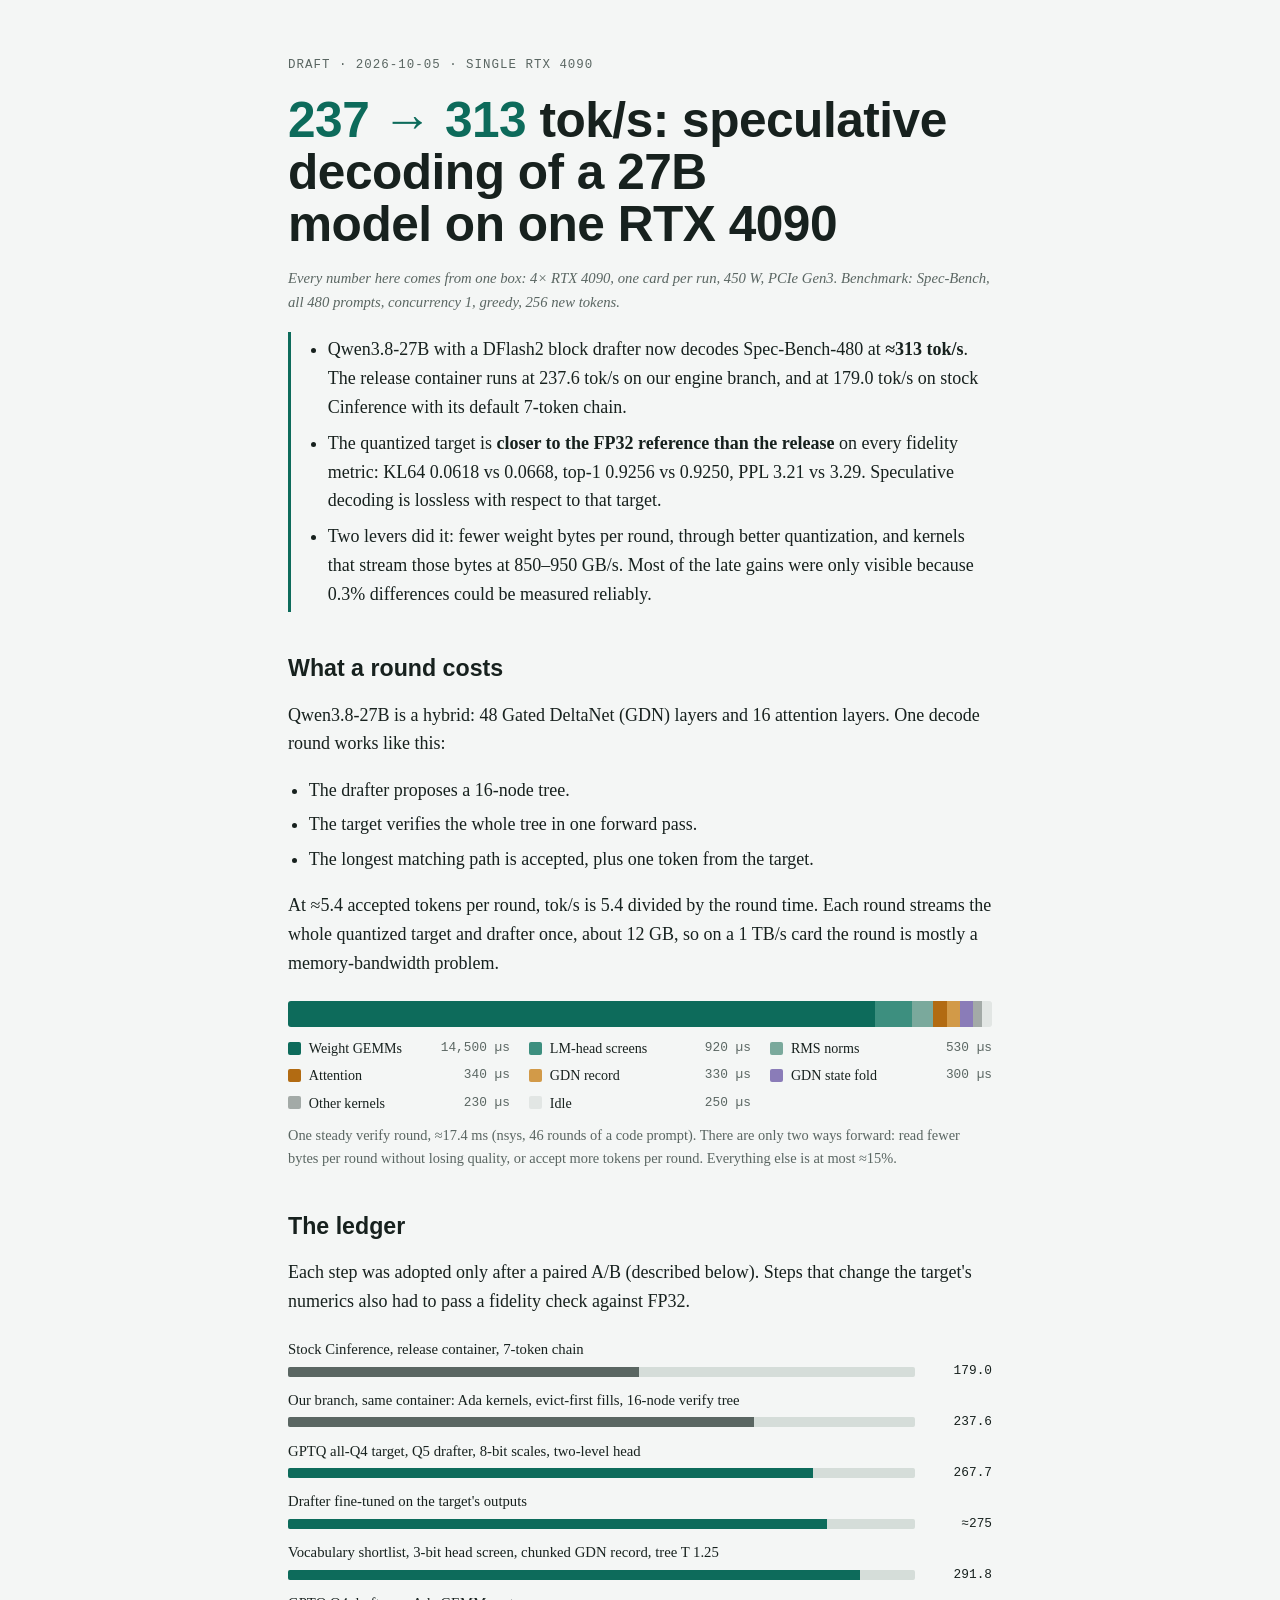
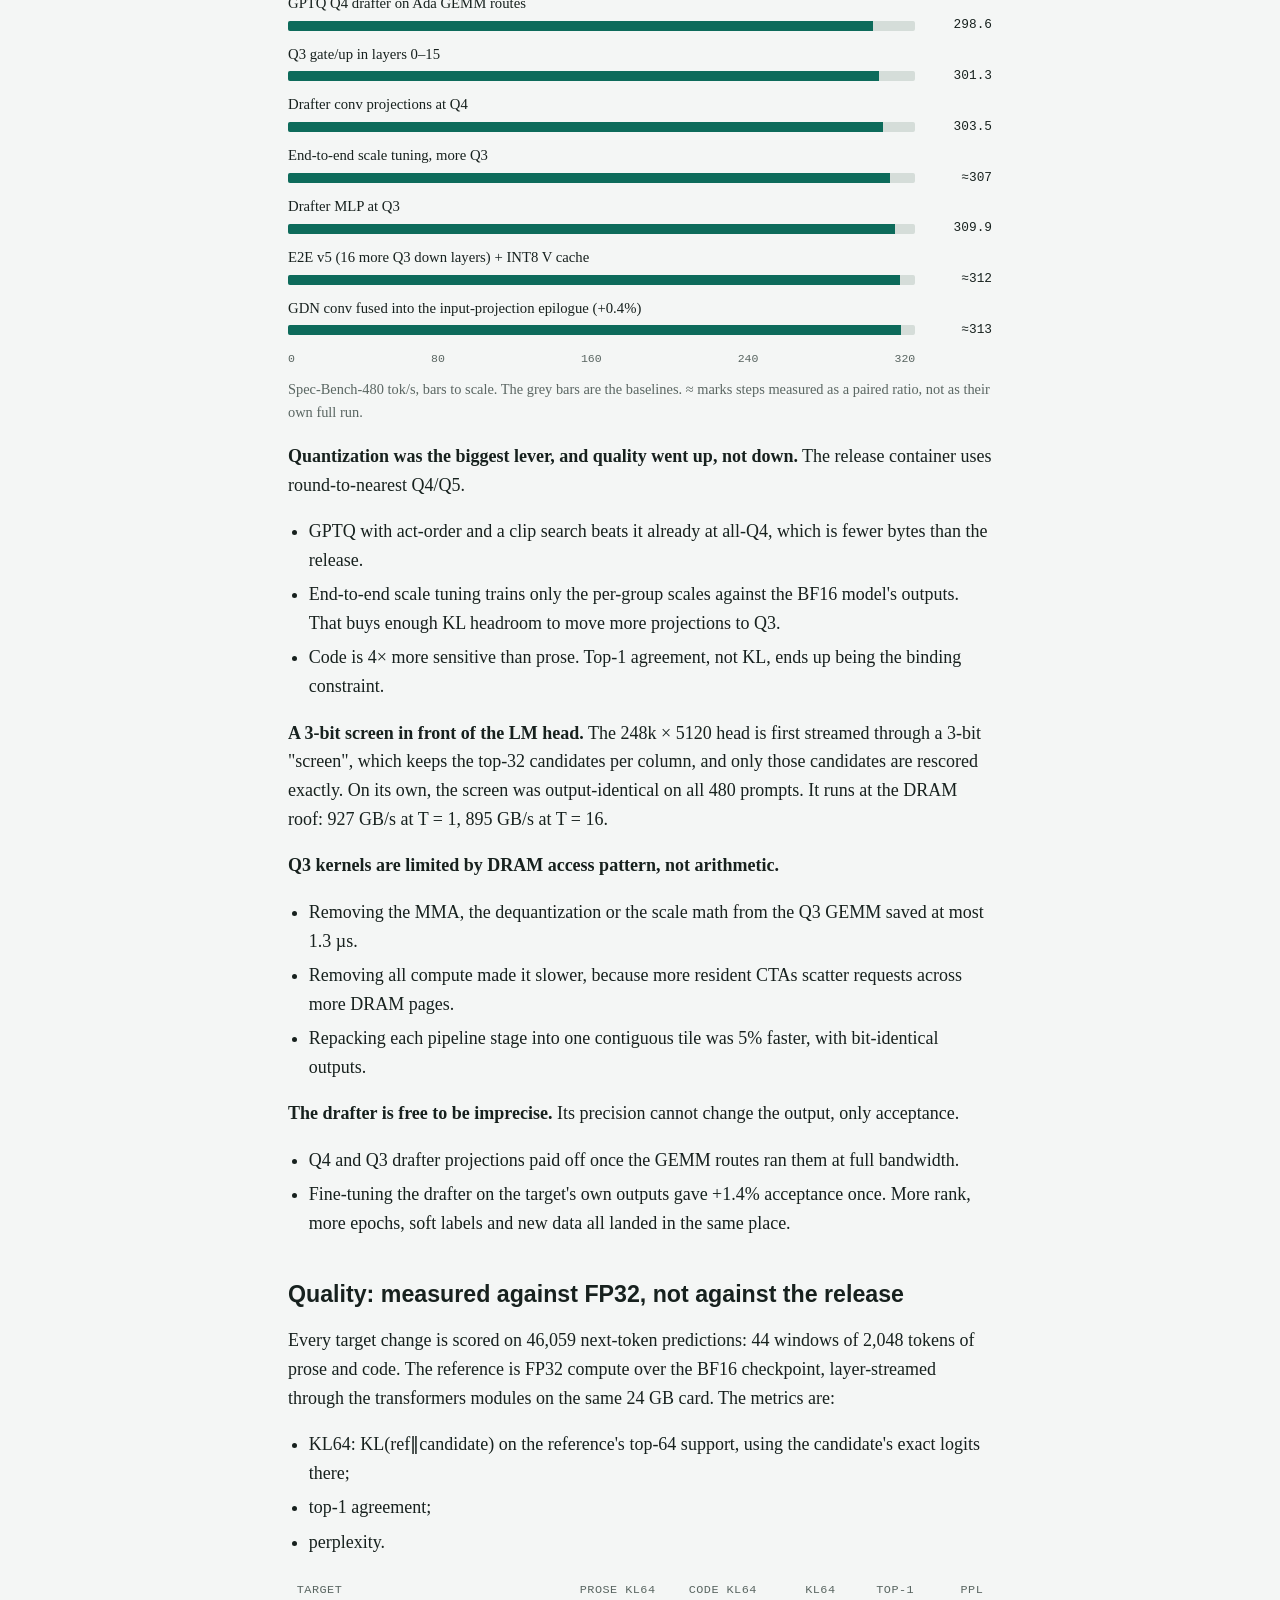
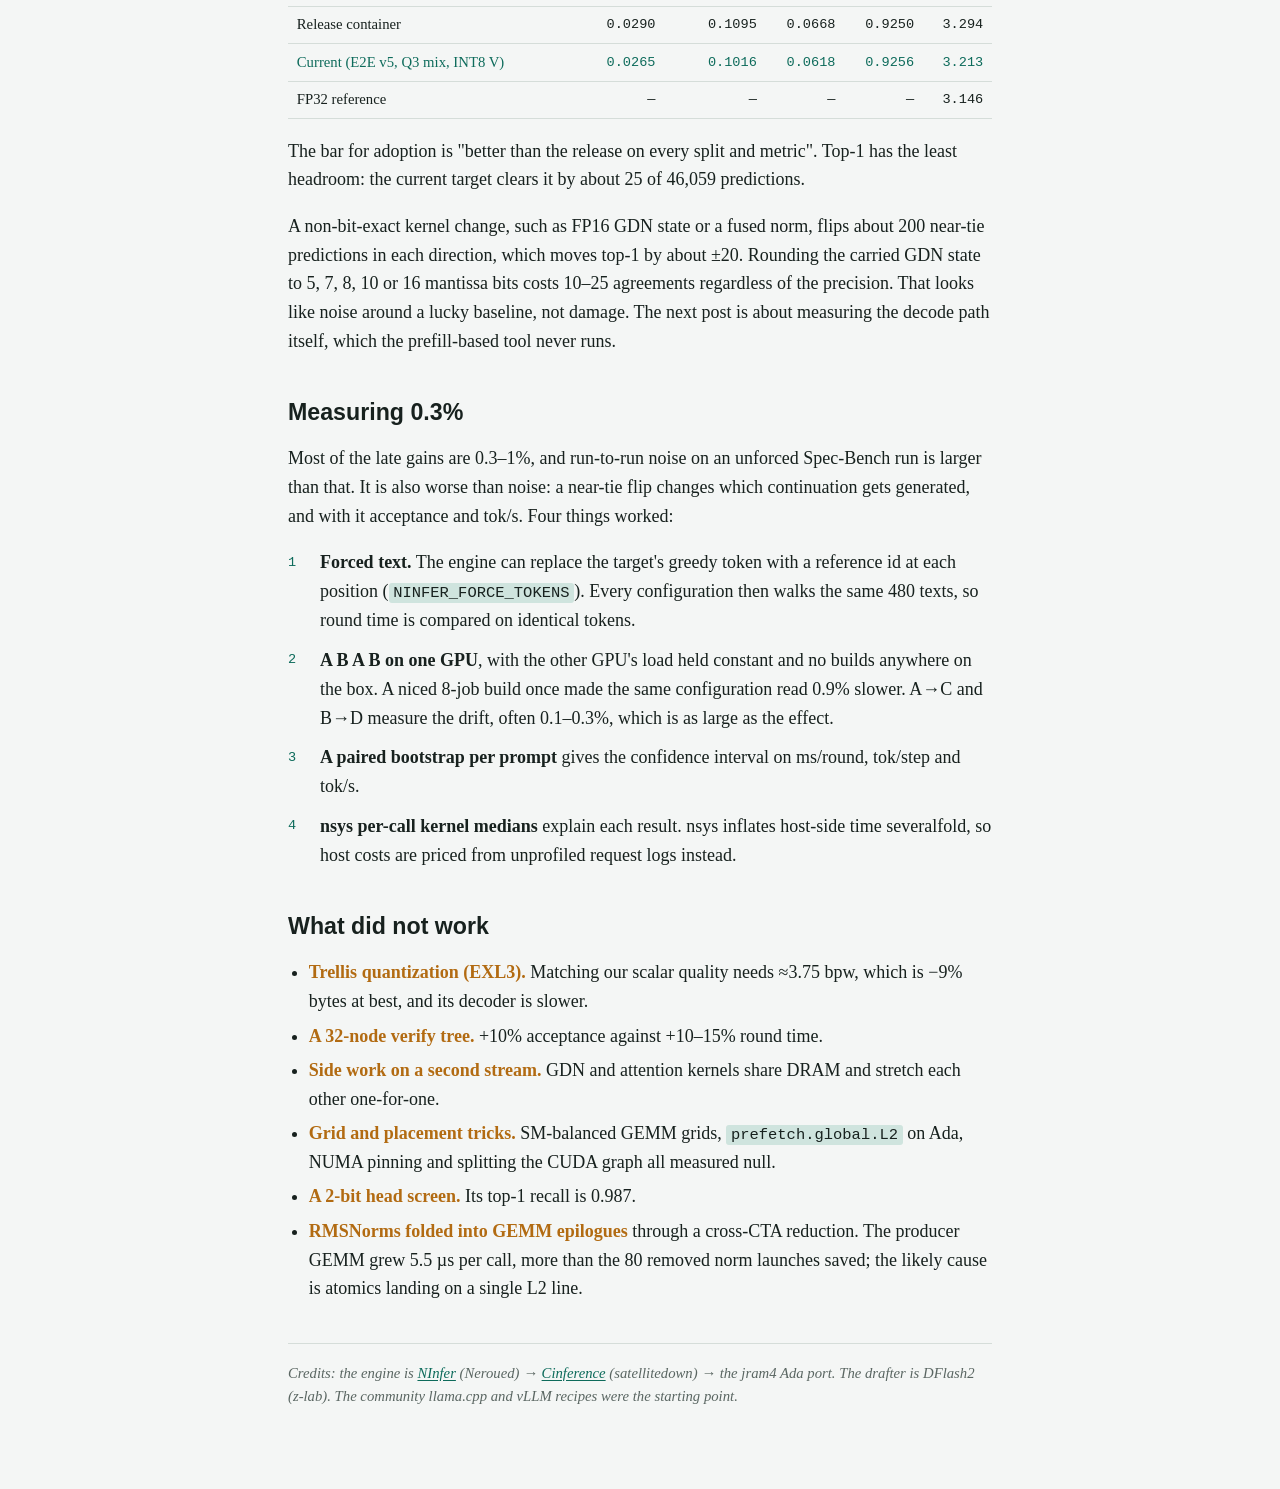
<file: blog/01-237-to-313.html>
<!doctype html>
<html lang="en">
<head>
<meta charset="utf-8">
<meta name="viewport" content="width=device-width, initial-scale=1">
<title>Qwen3.8-27B at 313 tok/s</title>
<style>
/* Layout: one reading column (~66ch) with full-column data figures: a to-scale ledger and a stacked round budget. */
:root {
  --bg: #f4f6f5;
  --fg: #17211e;
  --muted: #5a6662;
  --rule: #d5ddd9;
  --accent: #0d6b5b;
  --accent-soft: #cfe4de;
  --warm: #b26b12;
  --panel: #ffffff;
  --g: #0d6b5b; --s: #3d8f7f; --n: #7aa99c; --a: #b26b12; --r: #d29a48; --f: #8a7cb8; --o: #a3aaa7; --i: #e2e6e4;
  --display: "Helvetica Neue", "Segoe UI", Arial, sans-serif;
  --body: Charter, "Bitstream Charter", Georgia, "Times New Roman", serif;
  --mono: ui-monospace, "SFMono-Regular", Menlo, monospace;
}
@media (prefers-color-scheme: dark) {
  :root:not([data-theme="light"]) {
    --bg: #111816; --fg: #e3ebe8; --muted: #9aa8a3; --rule: #2a3633; --accent: #5cc4ae; --accent-soft: #1d3b34;
    --warm: #e0a24e; --panel: #172120;
    --g: #4fb39e; --s: #3a8a7a; --n: #2f6a5e; --a: #e0a24e; --r: #a87632; --f: #9d8fd0; --o: #6c7672; --i: #2a3431;
    color-scheme: dark;
  }
}
:root[data-theme="dark"] {
  --bg: #111816; --fg: #e3ebe8; --muted: #9aa8a3; --rule: #2a3633; --accent: #5cc4ae; --accent-soft: #1d3b34;
  --warm: #e0a24e; --panel: #172120;
  --g: #4fb39e; --s: #3a8a7a; --n: #2f6a5e; --a: #e0a24e; --r: #a87632; --f: #9d8fd0; --o: #6c7672; --i: #2a3431;
  color-scheme: dark;
}
body { background: var(--bg); color: var(--fg); font-family: var(--body); font-size: 18px; line-height: 1.6; }
.wrap { max-width: 44rem; margin: 0 auto; padding-inline: 20px; padding-block: 48px 72px; display: flex; flex-direction: column; gap: 1.1rem; }
.eyebrow { font-family: var(--mono); font-size: 0.78rem; letter-spacing: 0.08em; text-transform: uppercase; color: var(--muted); }
h1 { font-family: var(--display); font-weight: 700; font-size: clamp(2rem, 5.5vw, 3.1rem); line-height: 1.05; margin: 0; text-wrap: balance; letter-spacing: -0.01em; }
h1 .num { color: var(--accent); font-variant-numeric: tabular-nums; }
h2 { font-family: var(--display); font-weight: 700; font-size: 1.45rem; line-height: 1.2; margin: 1.6rem 0 0; text-wrap: balance; }
p, ul, ol { margin: 0; }
ul, ol { padding-left: 1.3rem; display: flex; flex-direction: column; gap: 0.35rem; }
.lede { font-size: 1.12rem; color: var(--fg); }
.note { font-size: 0.92rem; color: var(--muted); font-style: italic; }
strong { font-weight: 600; }
code { font-family: var(--mono); font-size: 0.86em; background: var(--accent-soft); padding: 0.05em 0.3em; border-radius: 3px; }
a { color: var(--accent); text-underline-offset: 2px; }
a:focus-visible { outline: 2px solid var(--accent); outline-offset: 2px; }
.tldr { border-left: 3px solid var(--accent); padding: 0.2rem 0 0.2rem 1rem; display: flex; flex-direction: column; gap: 0.5rem; }
.tldr ul { gap: 0.45rem; }
figure { margin: 0.4rem 0 0; display: flex; flex-direction: column; gap: 0.6rem; }
figcaption { font-size: 0.9rem; color: var(--muted); }
.ledger { list-style: none; padding: 0; margin: 0; display: flex; flex-direction: column; gap: 0.55rem; font-family: var(--mono); font-size: 0.8rem; }
.ledger li { display: grid; grid-template-columns: minmax(0, 1fr) 4.2rem; grid-template-areas: "lab lab" "track val"; column-gap: 0.6rem; row-gap: 0.15rem; align-items: center; }
.ledger .lab { grid-area: lab; color: var(--fg); font-family: var(--body); font-size: 0.92rem; line-height: 1.3; }
.ledger .track { grid-area: track; height: 10px; background: var(--rule); border-radius: 2px; overflow: hidden; }
.ledger .bar { display: block; height: 100%; background: var(--accent); }
.ledger li:first-child .bar, .ledger li:nth-child(2) .bar { background: var(--muted); }
.ledger .val { grid-area: val; text-align: right; font-variant-numeric: tabular-nums; color: var(--fg); }
.axis { display: grid; grid-template-columns: minmax(0, 1fr) 4.2rem; column-gap: 0.6rem; font-family: var(--mono); font-size: 0.72rem; color: var(--muted); }
.axis .ticks { display: flex; justify-content: space-between; }
.stack { display: flex; height: 26px; border-radius: 3px; overflow: hidden; }
.seg { display: block; height: 100%; min-width: 1px; }
.seg-g { background: var(--g); } .seg-s { background: var(--s); } .seg-n { background: var(--n); } .seg-a { background: var(--a); }
.seg-r { background: var(--r); } .seg-f { background: var(--f); } .seg-o { background: var(--o); } .seg-i { background: var(--i); }
.legend { list-style: none; padding: 0; display: grid; grid-template-columns: repeat(auto-fill, minmax(13rem, 1fr)); gap: 0.3rem 1.2rem; font-size: 0.88rem; }
.legend li { display: flex; align-items: center; gap: 0.5rem; }
.legend .sw { width: 0.8rem; height: 0.8rem; border-radius: 2px; flex: none; }
.legend .num { margin-left: auto; font-family: var(--mono); font-size: 0.8rem; color: var(--muted); font-variant-numeric: tabular-nums; }
.tbl { overflow-x: auto; }
table { border-collapse: collapse; width: 100%; font-size: 0.9rem; font-variant-numeric: tabular-nums; }
th, td { text-align: right; padding: 0.4rem 0.55rem; border-bottom: 1px solid var(--rule); white-space: nowrap; }
th:first-child, td:first-child { text-align: left; white-space: normal; }
th { font-family: var(--mono); font-weight: 500; font-size: 0.74rem; letter-spacing: 0.04em; text-transform: uppercase; color: var(--muted); }
td { font-family: var(--mono); font-size: 0.85rem; }
td:first-child { font-family: var(--body); font-size: 0.92rem; }
tr.now td { color: var(--accent); font-weight: 500; }
.steps { counter-reset: s; list-style: none; padding: 0; gap: 0.7rem; }
.steps li { counter-increment: s; display: grid; grid-template-columns: 1.6rem minmax(0, 1fr); gap: 0.4rem; }
.steps li::before { content: counter(s); font-family: var(--mono); font-size: 0.85rem; color: var(--accent); padding-top: 0.2rem; }
.nope li { color: var(--fg); }
.nope li strong { color: var(--warm); font-weight: 600; }
hr { border: 0; border-top: 1px solid var(--rule); margin: 1.4rem 0 0; width: 100%; }
@media (max-width: 520px) { body { font-size: 17px; } .wrap { padding-inline: 16px; padding-block: 32px 56px; } }
</style>
</head>
<body>
<article class="wrap">
  <div class="eyebrow">Draft · 2026-10-05 · single RTX 4090</div>
  <h1><span class="num">237 → 313</span> tok/s: speculative decoding of a 27B model on one RTX 4090</h1>
  <p class="note">Every number here comes from one box: 4× RTX 4090, one card per run, 450 W, PCIe Gen3. Benchmark:
    Spec-Bench, all 480 prompts, concurrency 1, greedy, 256 new tokens.</p>

  <div class="tldr">
    <ul>
      <li>Qwen3.8-27B with a DFlash2 block drafter now decodes Spec-Bench-480 at <strong>≈313 tok/s</strong>. The release container runs at 237.6 tok/s on our engine branch, and at 179.0 tok/s on stock Cinference with its default 7-token chain.</li>
      <li>The quantized target is <strong>closer to the FP32 reference than the release</strong> on every fidelity metric: KL64 0.0618 vs 0.0668, top-1 0.9256 vs 0.9250, PPL 3.21 vs 3.29. Speculative decoding is lossless with respect to that target.</li>
      <li>Two levers did it: fewer weight bytes per round, through better quantization, and kernels that stream those bytes at 850–950 GB/s. Most of the late gains were only visible because 0.3% differences could be measured reliably.</li>
    </ul>
  </div>

  <h2>What a round costs</h2>
  <p>Qwen3.8-27B is a hybrid: 48 Gated DeltaNet (GDN) layers and 16 attention layers. One decode round works like this:</p>
  <ul>
    <li>The drafter proposes a 16-node tree.</li>
    <li>The target verifies the whole tree in one forward pass.</li>
    <li>The longest matching path is accepted, plus one token from the target.</li>
  </ul>
  <p>At ≈5.4 accepted tokens per round, tok/s is 5.4 divided by the round time. Each round streams the whole quantized
    target and drafter once, about 12 GB, so on a 1 TB/s card the round is mostly a memory-bandwidth problem.</p>
  <figure>
    <div class="stack" role="img" aria-label="Round of 17,400 microseconds, of which weight GEMMs take 14,500"><span class="seg seg-g" style="flex-basis:83.333%" title="Weight GEMMs: 14,500 µs"></span><span class="seg seg-s" style="flex-basis:5.287%" title="LM-head screens: 920 µs"></span><span class="seg seg-n" style="flex-basis:3.046%" title="RMS norms: 530 µs"></span><span class="seg seg-a" style="flex-basis:1.954%" title="Attention: 340 µs"></span><span class="seg seg-r" style="flex-basis:1.897%" title="GDN record: 330 µs"></span><span class="seg seg-f" style="flex-basis:1.724%" title="GDN state fold: 300 µs"></span><span class="seg seg-o" style="flex-basis:1.322%" title="Other kernels: 230 µs"></span><span class="seg seg-i" style="flex-basis:1.437%" title="Idle: 250 µs"></span></div>
<ul class="legend"><li><span class="sw seg-g"></span>Weight GEMMs<span class="num">14,500 µs</span></li><li><span class="sw seg-s"></span>LM-head screens<span class="num">920 µs</span></li><li><span class="sw seg-n"></span>RMS norms<span class="num">530 µs</span></li><li><span class="sw seg-a"></span>Attention<span class="num">340 µs</span></li><li><span class="sw seg-r"></span>GDN record<span class="num">330 µs</span></li><li><span class="sw seg-f"></span>GDN state fold<span class="num">300 µs</span></li><li><span class="sw seg-o"></span>Other kernels<span class="num">230 µs</span></li><li><span class="sw seg-i"></span>Idle<span class="num">250 µs</span></li></ul>
    <figcaption>One steady verify round, ≈17.4 ms (nsys, 46 rounds of a code prompt). There are only two ways forward: read fewer bytes per round without losing quality, or accept more tokens per round. Everything else is at most ≈15%.</figcaption>
  </figure>

  <h2>The ledger</h2>
  <p>Each step was adopted only after a paired A/B (described below). Steps that change the target's numerics also had
    to pass a fidelity check against FP32.</p>
  <figure>
    <ul class="ledger">
<li><span class="lab">Stock Cinference, release container, 7-token chain</span><span class="track"><span class="bar" style="width:55.94%"></span></span><span class="val">179.0</span></li>
<li><span class="lab">Our branch, same container: Ada kernels, evict-first fills, 16-node verify tree</span><span class="track"><span class="bar" style="width:74.25%"></span></span><span class="val">237.6</span></li>
<li><span class="lab">GPTQ all-Q4 target, Q5 drafter, 8-bit scales, two-level head</span><span class="track"><span class="bar" style="width:83.66%"></span></span><span class="val">267.7</span></li>
<li><span class="lab">Drafter fine-tuned on the target's outputs</span><span class="track"><span class="bar" style="width:85.94%"></span></span><span class="val">≈275</span></li>
<li><span class="lab">Vocabulary shortlist, 3-bit head screen, chunked GDN record, tree T 1.25</span><span class="track"><span class="bar" style="width:91.19%"></span></span><span class="val">291.8</span></li>
<li><span class="lab">GPTQ Q4 drafter on Ada GEMM routes</span><span class="track"><span class="bar" style="width:93.31%"></span></span><span class="val">298.6</span></li>
<li><span class="lab">Q3 gate/up in layers 0–15</span><span class="track"><span class="bar" style="width:94.16%"></span></span><span class="val">301.3</span></li>
<li><span class="lab">Drafter conv projections at Q4</span><span class="track"><span class="bar" style="width:94.84%"></span></span><span class="val">303.5</span></li>
<li><span class="lab">End-to-end scale tuning, more Q3</span><span class="track"><span class="bar" style="width:95.94%"></span></span><span class="val">≈307</span></li>
<li><span class="lab">Drafter MLP at Q3</span><span class="track"><span class="bar" style="width:96.84%"></span></span><span class="val">309.9</span></li>
<li><span class="lab">E2E v5 (16 more Q3 down layers) + INT8 V cache</span><span class="track"><span class="bar" style="width:97.50%"></span></span><span class="val">≈312</span></li>
<li><span class="lab">GDN conv fused into the input-projection epilogue (+0.4%)</span><span class="track"><span class="bar" style="width:97.81%"></span></span><span class="val">≈313</span></li>
    </ul>
    <div class="axis"><span class="ticks"><span>0</span><span>80</span><span>160</span><span>240</span><span>320</span></span><span></span></div>
    <figcaption>Spec-Bench-480 tok/s, bars to scale. The grey bars are the baselines. ≈ marks steps measured as a paired
      ratio, not as their own full run.</figcaption>
  </figure>

  <p><strong>Quantization was the biggest lever, and quality went up, not down.</strong> The release container uses
    round-to-nearest Q4/Q5.</p>
  <ul>
    <li>GPTQ with act-order and a clip search beats it already at all-Q4, which is fewer bytes than the release.</li>
    <li>End-to-end scale tuning trains only the per-group scales against the BF16 model's outputs. That buys enough KL headroom to move more projections to Q3.</li>
    <li>Code is 4× more sensitive than prose. Top-1 agreement, not KL, ends up being the binding constraint.</li>
  </ul>
  <p><strong>A 3-bit screen in front of the LM head.</strong> The 248k × 5120 head is first streamed through a 3-bit
    "screen", which keeps the top-32 candidates per column, and only those candidates are rescored exactly. On its
    own, the screen was output-identical on all 480 prompts. It runs at the DRAM roof: 927 GB/s at T&nbsp;=&nbsp;1,
    895 GB/s at T&nbsp;=&nbsp;16.</p>
  <p><strong>Q3 kernels are limited by DRAM access pattern, not arithmetic.</strong></p>
  <ul>
    <li>Removing the MMA, the dequantization or the scale math from the Q3 GEMM saved at most 1.3 µs.</li>
    <li>Removing all compute made it slower, because more resident CTAs scatter requests across more DRAM pages.</li>
    <li>Repacking each pipeline stage into one contiguous tile was 5% faster, with bit-identical outputs.</li>
  </ul>
  <p><strong>The drafter is free to be imprecise.</strong> Its precision cannot change the output, only acceptance.</p>
  <ul>
    <li>Q4 and Q3 drafter projections paid off once the GEMM routes ran them at full bandwidth.</li>
    <li>Fine-tuning the drafter on the target's own outputs gave +1.4% acceptance once. More rank, more epochs, soft labels and new data all landed in the same place.</li>
  </ul>

  <h2>Quality: measured against FP32, not against the release</h2>
  <p>Every target change is scored on 46,059 next-token predictions: 44 windows of 2,048 tokens of prose and code.
    The reference is FP32 compute over the BF16 checkpoint, layer-streamed through the transformers modules on the same
    24 GB card. The metrics are:</p>
  <ul>
    <li>KL64: KL(ref‖candidate) on the reference's top-64 support, using the candidate's exact logits there;</li>
    <li>top-1 agreement;</li>
    <li>perplexity.</li>
  </ul>
  <div class="tbl">
    <table>
      <thead><tr><th>Target</th><th>Prose KL64</th><th>Code KL64</th><th>KL64</th><th>Top-1</th><th>PPL</th></tr></thead>
      <tbody>
        <tr><td>Release container</td><td>0.0290</td><td>0.1095</td><td>0.0668</td><td>0.9250</td><td>3.294</td></tr>
        <tr class="now"><td>Current (E2E v5, Q3 mix, INT8 V)</td><td>0.0265</td><td>0.1016</td><td>0.0618</td><td>0.9256</td><td>3.213</td></tr>
        <tr><td>FP32 reference</td><td>—</td><td>—</td><td>—</td><td>—</td><td>3.146</td></tr>
      </tbody>
    </table>
  </div>
  <p>The bar for adoption is "better than the release on every split and metric". Top-1 has the least headroom: the
    current target clears it by about 25 of 46,059 predictions.</p>
  <p>A non-bit-exact kernel change, such as FP16 GDN state or a fused norm, flips about 200 near-tie predictions in each
    direction, which moves top-1 by about ±20. Rounding the carried GDN state to 5, 7, 8, 10 or 16 mantissa bits costs
    10–25 agreements regardless of the precision. That looks like noise around a lucky baseline, not damage. The next
    post is about measuring the decode path itself, which the prefill-based tool never runs.</p>

  <h2>Measuring 0.3%</h2>
  <p>Most of the late gains are 0.3–1%, and run-to-run noise on an unforced Spec-Bench run is larger than that. It is
    also worse than noise: a near-tie flip changes which continuation gets generated, and with it acceptance and tok/s.
    Four things worked:</p>
  <ol class="steps">
    <li><span><strong>Forced text.</strong> The engine can replace the target's greedy token with a reference id at each position (<code>NINFER_FORCE_TOKENS</code>). Every configuration then walks the same 480 texts, so round time is compared on identical tokens.</span></li>
    <li><span><strong>A B A B on one GPU</strong>, with the other GPU's load held constant and no builds anywhere on the box. A niced 8-job build once made the same configuration read 0.9% slower. A→C and B→D measure the drift, often 0.1–0.3%, which is as large as the effect.</span></li>
    <li><span><strong>A paired bootstrap per prompt</strong> gives the confidence interval on ms/round, tok/step and tok/s.</span></li>
    <li><span><strong>nsys per-call kernel medians</strong> explain each result. nsys inflates host-side time severalfold, so host costs are priced from unprofiled request logs instead.</span></li>
  </ol>

  <h2>What did not work</h2>
  <ul class="nope">
    <li><strong>Trellis quantization (EXL3).</strong> Matching our scalar quality needs ≈3.75 bpw, which is −9% bytes at best, and its decoder is slower.</li>
    <li><strong>A 32-node verify tree.</strong> +10% acceptance against +10–15% round time.</li>
    <li><strong>Side work on a second stream.</strong> GDN and attention kernels share DRAM and stretch each other one-for-one.</li>
    <li><strong>Grid and placement tricks.</strong> SM-balanced GEMM grids, <code>prefetch.global.L2</code> on Ada, NUMA pinning and splitting the CUDA graph all measured null.</li>
    <li><strong>A 2-bit head screen.</strong> Its top-1 recall is 0.987.</li>
    <li><strong>RMSNorms folded into GEMM epilogues</strong> through a cross-CTA reduction. The producer GEMM grew 5.5 µs per call, more than the 80 removed norm launches saved; the likely cause is atomics landing on a single L2 line.</li>
  </ul>

  <hr>
  <p class="note">Credits: the engine is <a href="https://github.com/Neroued/ninfer">NInfer</a> (Neroued) →
    <a href="https://github.com/satellitedown/cinference">Cinference</a> (satellitedown) → the jram4 Ada port.
    The drafter is DFlash2 (z-lab). The community llama.cpp and vLLM recipes were the starting point.</p>
</article>
</body>
</html>
</file>
